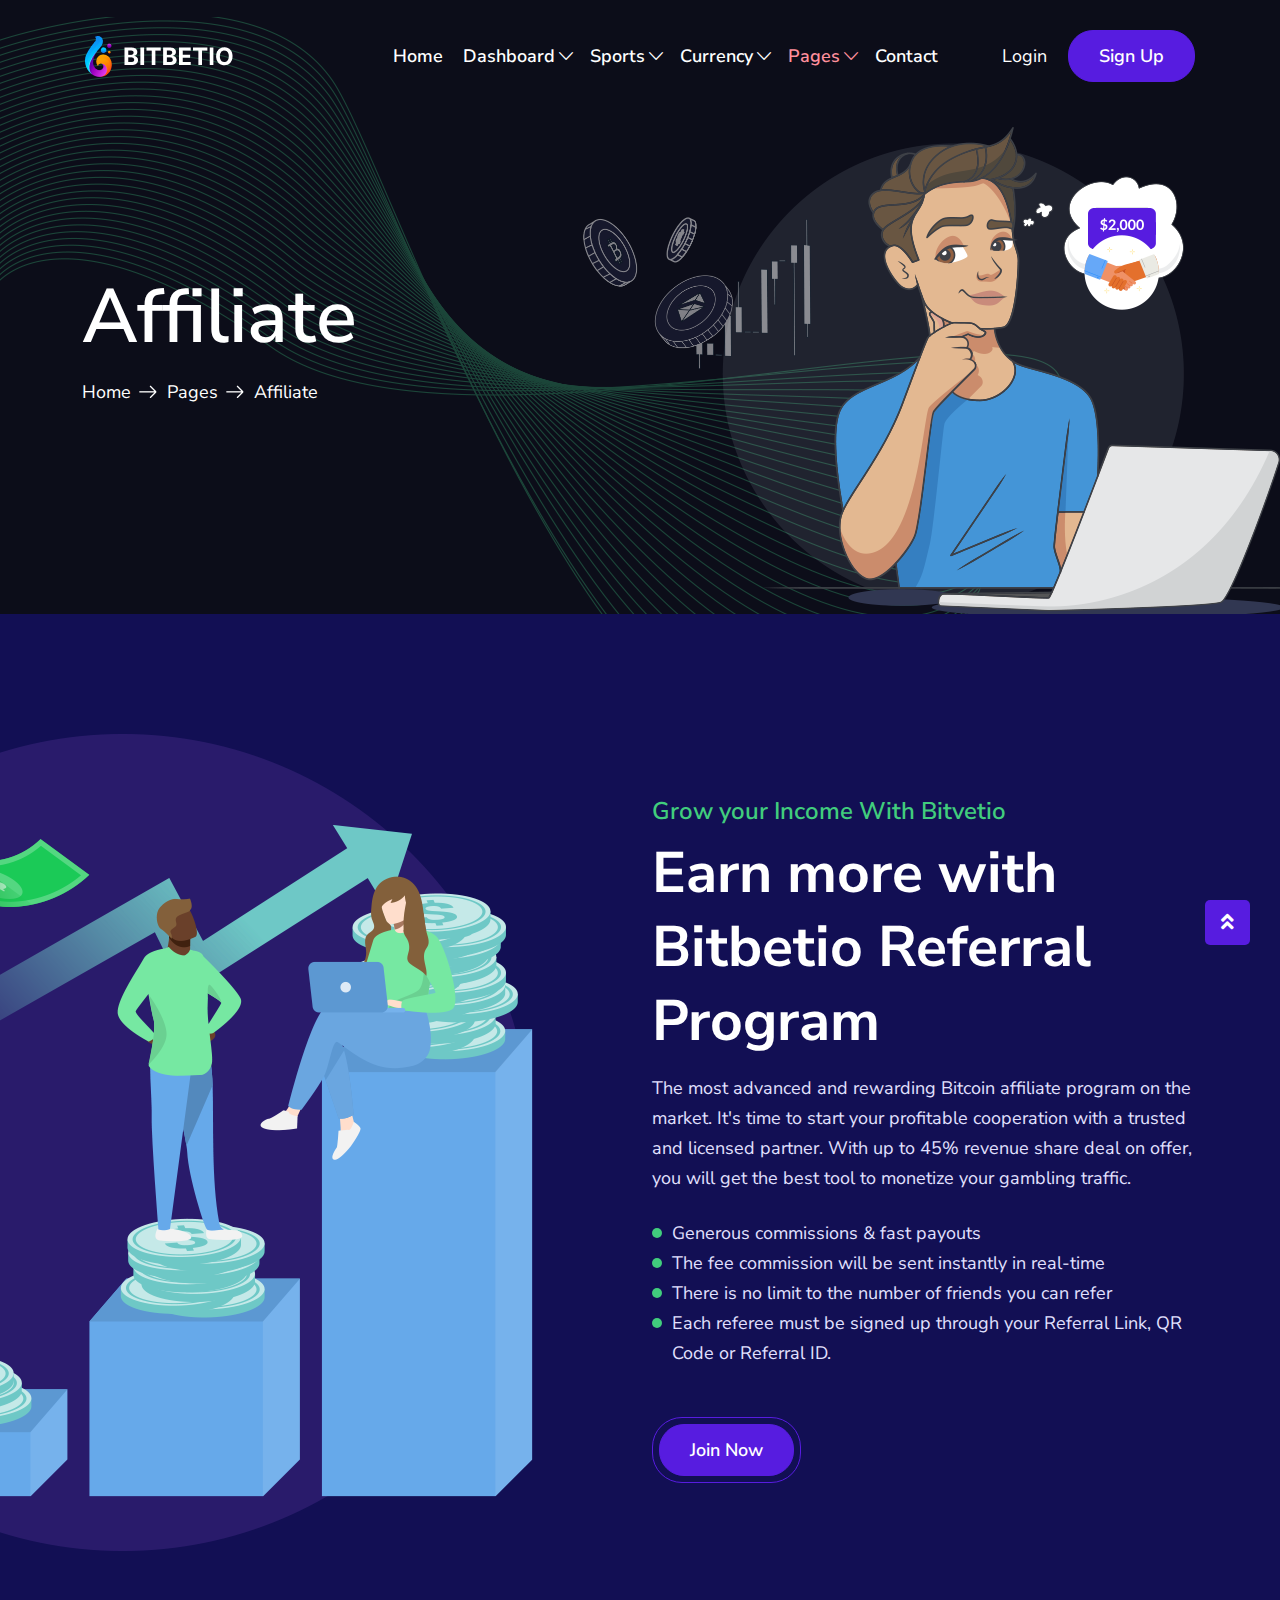
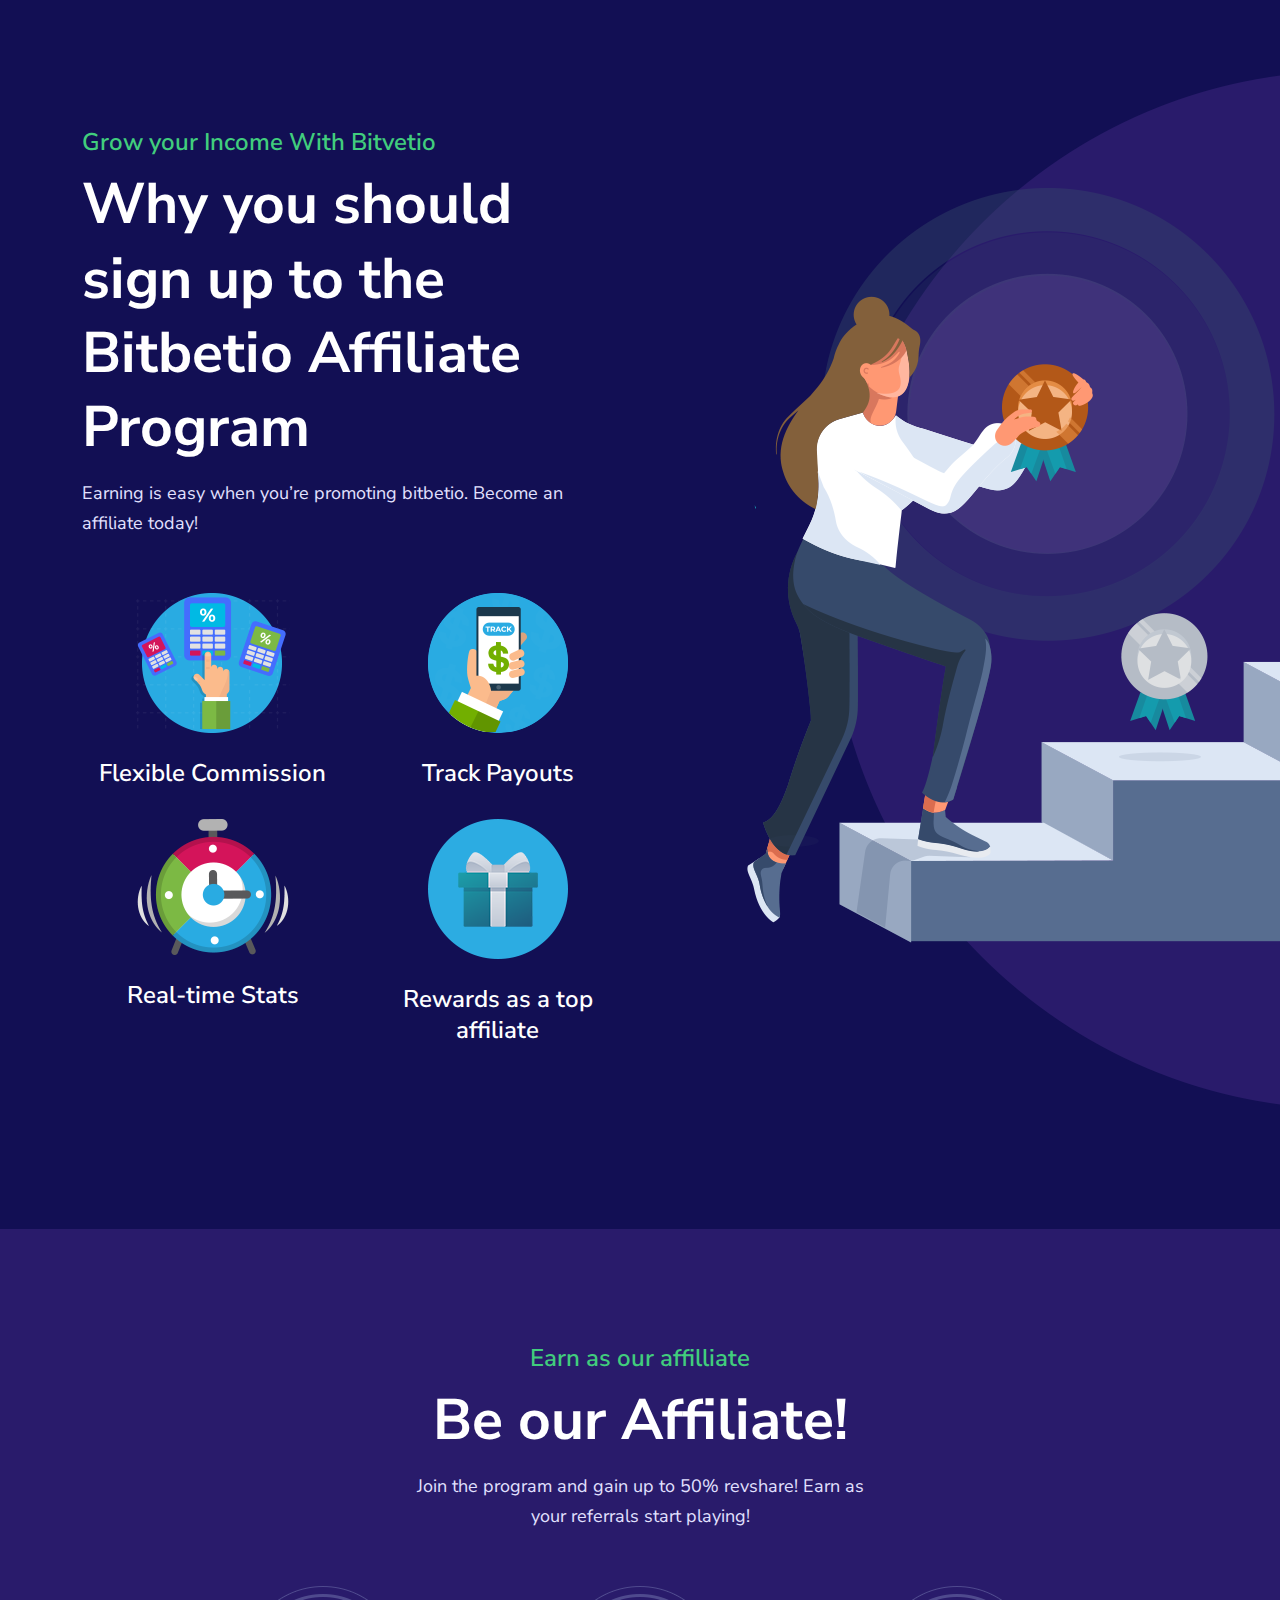
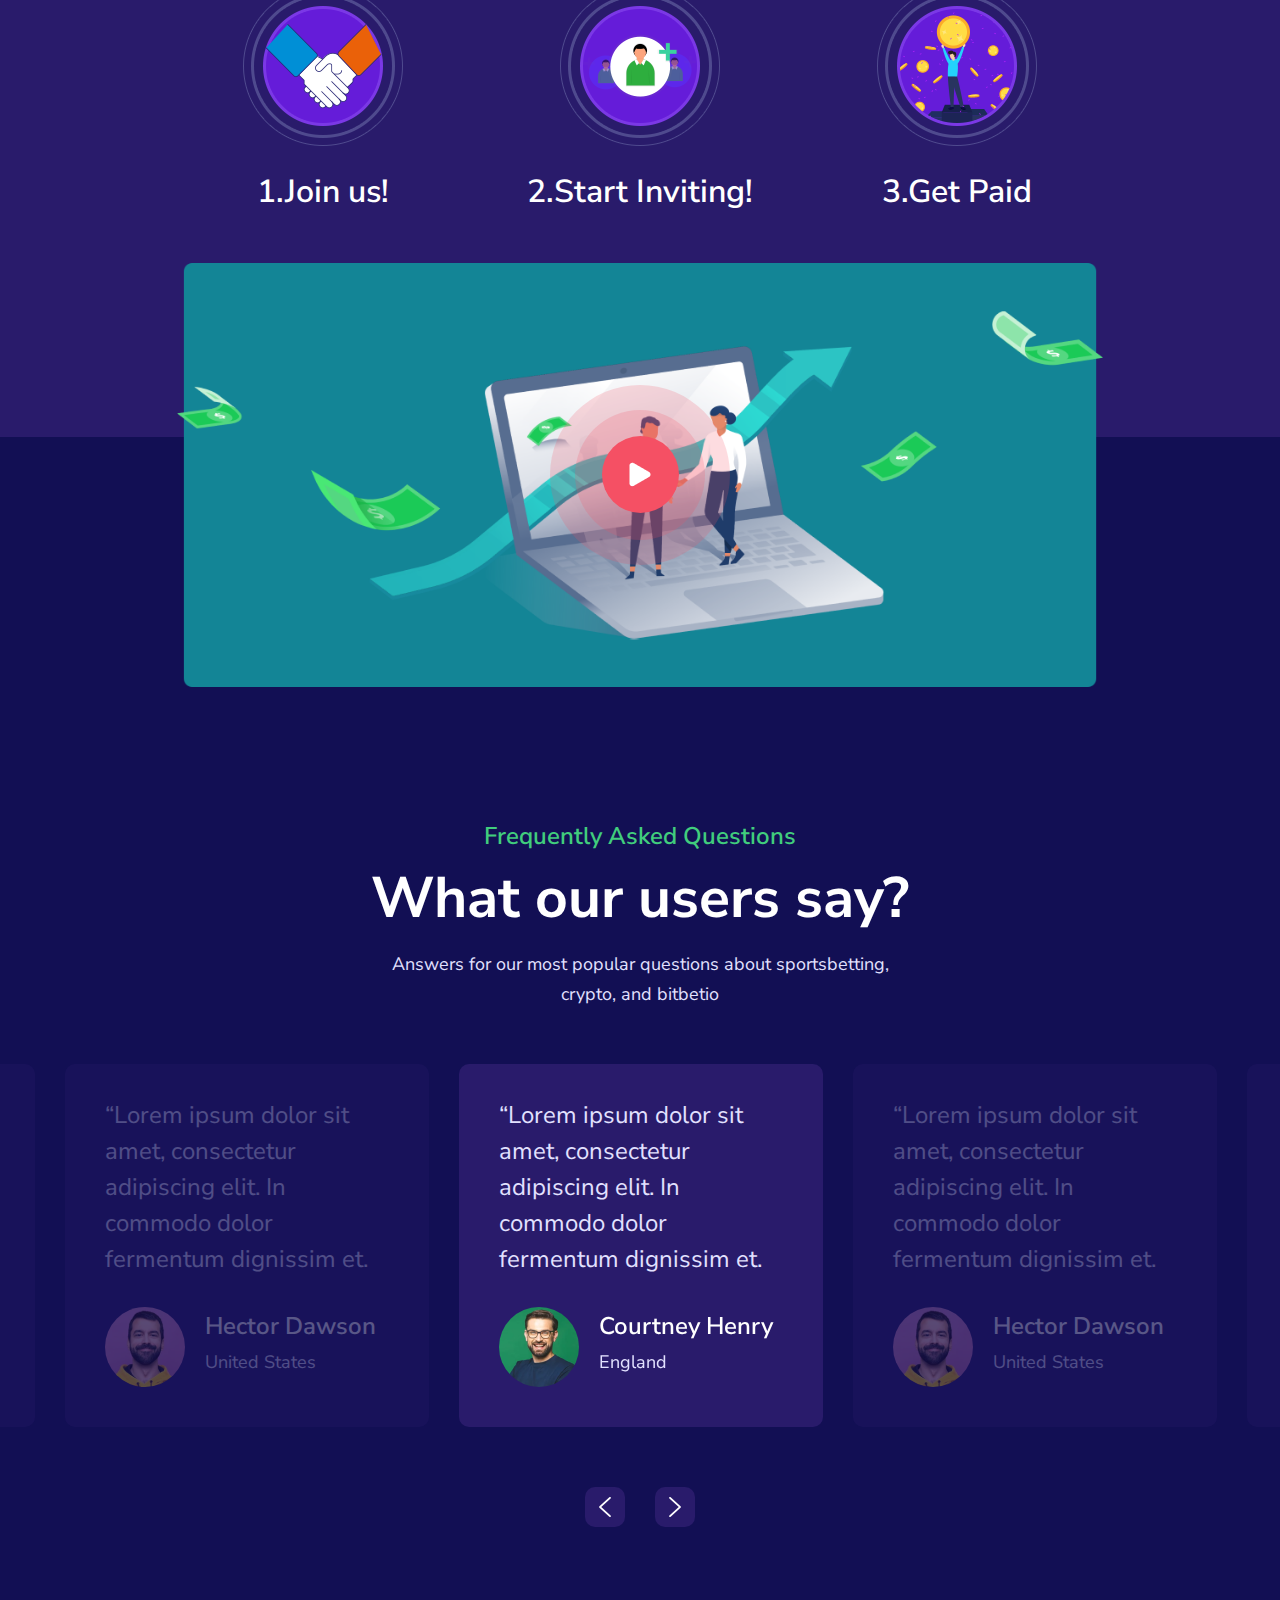
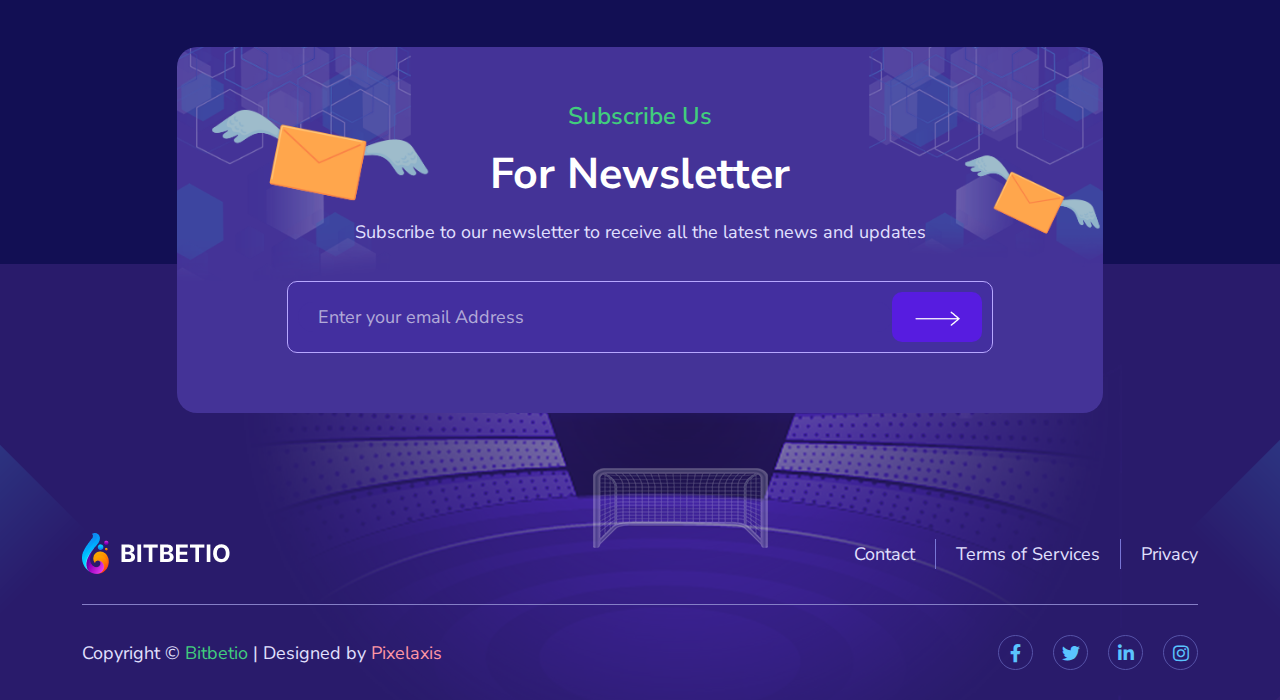
<file: affiliate.html>
<!DOCTYPE html>
<html lang="en">

<head>
    <meta charset="UTF-8">
    <meta http-equiv="X-UA-Compatible" content="IE=edge">
    <meta name="viewport" content="width=device-width, initial-scale=1.0">
    <meta http-equiv="X-UA-Compatible" content="ie=edge">
    <title>Bitbetio - HTML Template</title>

    <link rel="shortcut icon" href="favicons/images-fav.png" type="image/x-icon">
    <link rel="stylesheet" href="css/css-bootstrap.min.css">
    <link rel="stylesheet" href="css/css-fontawesome.min.css">
    <link rel="stylesheet" href="css/css-jquery-ui.css">
    <link rel="stylesheet" href="css/plugin-nice-select.css">
    <link rel="stylesheet" href="css/plugin-magnific-popup.css">
    <link rel="stylesheet" href="css/plugin-slick.css">
    <link rel="stylesheet" href="css/css-arafat-font.css">
    <link rel="stylesheet" href="css/plugin-animate.css">
    <link rel="stylesheet" href="css/css-style.css">
</head>

<body>
    <!-- start preloader -->
    <div class="preloader" id="preloader"></div>
    <!-- end preloader -->

    <!-- Scroll To Top Start-->
    <a href="javascript:void(0)" class="scrollToTop"><i class="fas fa-angle-double-up"></i></a>
    <!-- Scroll To Top End -->

    <!-- header-section start -->
    <header class="header-section">
        <div class="overlay">
            <div class="container">
                <div class="row d-flex header-area">
                    <nav class="navbar navbar-expand-lg navbar-light">
                        <a class="navbar-brand" href="index.html">
                            <img src="images/images-logo.png" class="logo" alt="logo">
                        </a>
                        <button class="navbar-toggler collapsed" type="button" data-bs-toggle="collapse" data-bs-target="#navbar-content">
                            <i class="fas fa-bars"></i>
                        </button>
                        <div class="collapse navbar-collapse justify-content-end" id="navbar-content">
                            <ul class="navbar-nav mr-auto mb-2 mb-lg-0">
                                <li class="nav-item">
                                    <a class="nav-link" aria-current="page" href="index.html">Home</a>
                                </li>
                                <li class="nav-item dropdown main-navbar">
                                    <a class="nav-link dropdown-toggle" href="javascript:void(0)" data-bs-toggle="dropdown" data-bs-auto-close="outside">Dashboard</a>
                                    <ul class="dropdown-menu main-menu shadow">
                                        <li><a class="nav-link" href="dashboard.html">Dashboard</a></li>
                                        <li class="dropend sub-navbar">
                                            <a href="javascript:void(0)" class="dropdown-item dropdown-toggle" data-bs-toggle="dropdown" data-bs-auto-close="outside">Setting</a>
                                            <ul class="dropdown-menu sub-menu shadow">
                                                <li><a class="nav-link" href="personal-details-setting.html">Personal Details</a></li>
                                                <li><a class="nav-link" href="modify-login-password.html">Change Password</a></li>
                                            </ul>
                                        </li>
                                    </ul>
                                </li>
                                <li class="nav-item dropdown main-navbar">
                                    <a class="nav-link dropdown-toggle" href="javascript:void(0)" data-bs-toggle="dropdown" data-bs-auto-close="outside">Sports</a>
                                    <ul class="dropdown-menu main-menu shadow">
                                        <li><a class="nav-link" href="soccer-bets-2.html">Tennis</a></li>
                                        <li><a class="nav-link" href="soccer-bets-1.html">Soccer</a></li>
                                        <li><a class="nav-link" href="soccer-bets-2.html">NBA</a></li>
                                    </ul>
                                </li>
                                <li class="nav-item dropdown main-navbar">
                                    <a class="nav-link dropdown-toggle" href="javascript:void(0)" data-bs-toggle="dropdown" data-bs-auto-close="outside">Currency</a>
                                    <ul class="dropdown-menu main-menu shadow">
                                        <li><a class="nav-link" href="escrow-bets-fee.html">Escrow Bets Fee</a></li>
                                        <li><a class="nav-link" href="currency-bet.html">Currency Bet</a></li>
                                        <li><a class="nav-link" href="betting-details.html">Betting Details</a></li>
                                        <li><a class="nav-link" href="create-new-currency.html">Create Currency</a></li>
                                    </ul>
                                </li>
                                <li class="nav-item dropdown main-navbar">
                                    <a class="nav-link dropdown-toggle active" href="javascript:void(0)" data-bs-toggle="dropdown" data-bs-auto-close="outside">Pages</a>
                                    <ul class="dropdown-menu main-menu shadow">
                                        <li class="dropend sub-navbar">
                                            <a href="javascript:void(0)" class="dropdown-item dropdown-toggle" data-bs-toggle="dropdown" data-bs-auto-close="outside">Tournaments</a>
                                            <ul class="dropdown-menu sub-menu shadow">
                                                <li><a class="nav-link" href="tournaments.html">Tournaments</a></li>
                                                <li><a class="nav-link" href="tournaments-details.html">Tournaments Details</a></li>
                                            </ul>
                                        </li>
                                        <li class="dropend sub-navbar">
                                            <a href="javascript:void(0)" class="dropdown-item dropdown-toggle" data-bs-toggle="dropdown" data-bs-auto-close="outside">Blog</a>
                                            <ul class="dropdown-menu sub-menu shadow">
                                                <li><a class="nav-link" href="blog.html">Blog</a></li>
                                                <li><a class="nav-link" href="blog-details.html">Blog Details</a></li>
                                            </ul>
                                        </li>
                                        <li><a class="nav-link" href="affiliate.html">Affiliate</a></li>
                                        <li><a class="nav-link" href="faqs.html">Faqs</a></li>
                                        <li><a class="nav-link" href="privacy-policy.html">Privacy Policy</a></li>
                                        <li><a class="nav-link" href="terms-conditions.html">Terms Conditions</a></li>
                                        <li><a class="nav-link" href="error.html">Error</a></li>
                                    </ul>
                                </li>
                                <li class="nav-item">
                                    <a class="nav-link" href="contact.html">Contact</a>
                                </li>
                            </ul>
                            <div class="right-area header-action d-flex align-items-center max-un">
                                <button type="button" class="login" data-bs-toggle="modal" data-bs-target="#loginMod">
                                    Login
                                </button>
                                <button type="button" class="cmn-btn reg" data-bs-toggle="modal" data-bs-target="#loginMod">
                                    Sign Up
                                </button>
                            </div>
                        </div>
                    </nav>
                </div>
            </div>
        </div>
    </header>
    <!-- header-section end -->

    <!-- Login Registration start -->
    <div class="log-reg">
        <div class="container">
            <div class="row">
                <div class="col-lg-6">
                    <div class="modal fade" id="loginMod">
                        <div class="modal-dialog modal-dialog-centered">
                            <div class="modal-content">
                                <div class="modal-header justify-content-center">
                                    <button type="button" class="btn-close" data-bs-dismiss="modal" aria-label="Close"></button>
                                </div>
                                <ul class="nav log-reg-btn justify-content-around">
                                    <li class="bottom-area" role="presentation">
                                        <button class="nav-link" id="regArea-tab" data-bs-toggle="tab" data-bs-target="#regArea" type="button" role="tab" aria-controls="regArea" aria-selected="false">
                                            SIGN UP
                                        </button>
                                    </li>
                                    <li class="bottom-area" role="presentation">
                                        <button class="nav-link active" id="loginArea-tab" data-bs-toggle="tab" data-bs-target="#loginArea" type="button" role="tab" aria-controls="loginArea" aria-selected="true">
                                            LOGIN
                                        </button>
                                    </li>
                                </ul>
                                <div class="tab-content">
                                    <div class="tab-pane fade show active" id="loginArea" role="tabpanel" aria-labelledby="loginArea-tab">
                                        <div class="login-reg-content">
                                            <div class="modal-body">
                                                <div class="head-area">
                                                    <h6 class="title">Login Direetly With</h6>
                                                    <div class="social-link d-flex align-items-center">
                                                        <a href="javascript:void(0)" class="active"><i class="fab fa-facebook-f"></i></a>
                                                        <a href="javascript:void(0)"><i class="fab fa-twitter"></i></a>
                                                        <a href="javascript:void(0)"><i class="fab fa-linkedin-in"></i></a>
                                                        <a href="javascript:void(0)"><i class="fab fa-instagram"></i></a>
                                                    </div>
                                                </div>
                                                <div class="form-area">
                                                    <form action="#">
                                                        <div class="row">
                                                            <div class="col-12">
                                                                <div class="single-input">
                                                                    <label for="logemail">Email</label>
                                                                    <input type="text" id="logemail" placeholder="Email Address">
                                                                </div>
                                                                <div class="single-input">
                                                                    <label for="logpassword">Password</label>
                                                                    <input type="text" id="logpassword" placeholder="Email Password">
                                                                </div>
                                                            </div>
                                                            <div class="col-12">
                                                                <div class="remember-me">
                                                                    <label class="checkbox-single d-flex align-items-center">
                                                                        <span class="left-area">
                                                                            <span class="checkbox-area d-flex">
                                                                                <input type="checkbox" checked>
                                                                                <span class="checkmark"></span>
                                                                            </span>
                                                                            <span class="item-title d-flex align-items-center">
                                                                                <span>Remember Me</span>
                                                                            </span>
                                                                        </span>
                                                                    </label>
                                                                    <a href="javascript:void(0)">Forgot Password</a>
                                                                </div>
                                                            </div>
                                                            <span class="btn-border w-100">
                                                                <button class="cmn-btn w-100">LOGIN</button>
                                                            </span>
                                                        </div>
                                                    </form>
                                                    <div class="bottom-area text-center">
                                                        <p>Not a member ? <a href="javascript:void(0)" class="reg-btn">Register</a></p>
                                                    </div>
                                                </div>
                                            </div>
                                        </div>
                                    </div>
                                    <div class="tab-pane fade" id="regArea" role="tabpanel" aria-labelledby="regArea-tab">
                                        <div class="login-reg-content regMode">
                                            <div class="modal-body">
                                                <div class="head-area">
                                                    <h6 class="title">Register On Bitbetio</h6>
                                                    <div class="social-link d-flex align-items-center">
                                                        <a href="javascript:void(0)" class="active"><i class="fab fa-facebook-f"></i></a>
                                                        <a href="javascript:void(0)"><i class="fab fa-twitter"></i></a>
                                                        <a href="javascript:void(0)"><i class="fab fa-linkedin-in"></i></a>
                                                        <a href="javascript:void(0)"><i class="fab fa-instagram"></i></a>
                                                    </div>
                                                </div>
                                                <div class="form-area">
                                                    <form action="#">
                                                        <div class="row">
                                                            <div class="col-12">
                                                                <div class="single-input">
                                                                    <label for="regemail">Email</label>
                                                                    <input type="text" id="regemail" placeholder="Email Address">
                                                                </div>
                                                                <div class="single-input">
                                                                    <label for="regpassword">Password</label>
                                                                    <input type="text" id="regpassword" placeholder="Email Password">
                                                                </div>
                                                                <div class="single-input">
                                                                    <label>Country</label>
                                                                    <select>
                                                                        <option value="1">United States</option>
                                                                        <option value="2">United Kingdom</option>
                                                                        <option value="3">Canada</option>
                                                                    </select>
                                                                </div>
                                                            </div>
                                                            <div class="col-12">
                                                                <div class="remember-me">
                                                                    <a href="javascript:void(0)">Have a referral
                                                                        code?</a>
                                                                </div>
                                                            </div>
                                                            <span class="btn-border w-100">
                                                                <button class="cmn-btn w-100">SIGN UP</button>
                                                            </span>
                                                        </div>
                                                    </form>
                                                    <div class="bottom-area text-center">
                                                        <p>Already have an member ? <a href="javascript:void(0)" class="log-btn">Login</a></p>
                                                    </div>
                                                    <div class="counter-area">
                                                        <div class="single">
                                                            <div class="icon-area">
                                                                <img src="images/icon-signup-counter-icon-1.png" alt="icon">
                                                            </div>
                                                            <div class="text-area">
                                                                <p>25,179k</p>
                                                                <p class="mdr">Bets</p>
                                                            </div>
                                                        </div>
                                                        <div class="single">
                                                            <div class="icon-area">
                                                                <img src="images/icon-signup-counter-icon-2.png" alt="icon">
                                                            </div>
                                                            <div class="text-area">
                                                                <p>6.65 BTC</p>
                                                                <p class="mdr">Total Won</p>
                                                            </div>
                                                        </div>
                                                    </div>
                                                </div>
                                            </div>
                                        </div>
                                    </div>
                                </div>
                            </div>
                        </div>
                    </div>
                </div>
            </div>
        </div>
    </div>
    <!-- Login Registration end -->

    <!-- Banner Section start -->
    <section class="banner-section inner-banner affiliate">
        <div class="overlay">
            <div class="shape-area">
                <img src="images/images-affiliate-banner.png" class="affiliate-illu" alt="image">
            </div>
            <div class="banner-content">
                <div class="container">
                    <div class="content-shape">
                        <img src="images/images-sell-hero-illus.png" class="obj-8" alt="image">
                    </div>
                    <div class="row">
                        <div class="col-lg-9 col-md-10">
                            <div class="main-content">
                                <h1>Affiliate</h1>
                                <div class="breadcrumb-area">
                                    <nav aria-label="breadcrumb">
                                        <ol class="breadcrumb d-flex align-items-center">
                                            <li class="breadcrumb-item"><a href="index.html">Home</a></li>
                                            <li class="breadcrumb-item"><a href="javascript:void(0)">Pages</a>
                                            </li>
                                            <li class="breadcrumb-item active" aria-current="page">Affiliate</li>
                                        </ol>
                                    </nav>
                                </div>
                            </div>
                        </div>
                    </div>
                </div>
            </div>
        </div>
    </section>
    <!-- Banner Section end -->

    <!-- Bitbetio Affiliates In start -->
    <section class="bitbetio-affiliates">
        <div class="overlay pt-120 pb-120">
            <div class="container">
                <div class="row justify-content-between align-items-center">
                    <div class="col-lg-5 order-lg-0 order-1">
                        <div class="img-area d-rtl">
                            <img src="images/images-affiliates-illus.png" class="max-un" alt="image">
                        </div>
                    </div>
                    <div class="col-lg-6">
                        <div class="section-header">
                            <h5 class="sub-title">Grow your Income With Bitvetio</h5>
                            <h2 class="title">Earn more with Bitbetio Referral Program</h2>
                            <p>The most advanced and rewarding Bitcoin affiliate program on the market. It's time to
                                start your profitable cooperation with a trusted and licensed partner.
                                With up to 45% revenue share deal on offer, you will get the best tool to monetize your
                                gambling traffic.</p>
                            <ul>
                                <li>Generous commissions &amp; fast payouts</li>
                                <li>The fee commission will be sent instantly in real-time</li>
                                <li>There is no limit to the number of friends you can refer</li>
                                <li>Each referee must be signed up through your Referral Link, QR Code or Referral ID.
                                </li>
                            </ul>
                        </div>
                        <span class="btn-border">
                            <button type="button" class="cmn-btn reg" data-bs-toggle="modal" data-bs-target="#loginMod">
                                Join Now
                            </button>
                        </span>
                    </div>
                </div>
            </div>
        </div>
    </section>
    <!-- Bitbetio Affiliates In end -->

    <!-- Features Section In start -->
    <section class="features-section">
        <div class="overlay pb-120">
            <div class="container">
                <div class="row justify-content-between align-items-center">
                    <div class="col-lg-6">
                        <div class="section-header">
                            <h5 class="sub-title">Grow your Income With Bitvetio</h5>
                            <h2 class="title">Why you should sign up to the Bitbetio Affiliate Program</h2>
                            <p>Earning is easy when you&rsquo;re promoting bitbetio. Become an affiliate today!</p>
                        </div>
                        <div class="row cus-mar">
                            <div class="col-sm-6">
                                <div class="single-area text-center">
                                    <div class="img-area">
                                        <img src="images/icon-features-icon-1.png" alt="image">
                                    </div>
                                    <h5>Flexible Commission</h5>
                                </div>
                            </div>
                            <div class="col-sm-6">
                                <div class="single-area text-center">
                                    <div class="img-area">
                                        <img src="images/icon-features-icon-2.png" alt="image">
                                    </div>
                                    <h5>Track Payouts</h5>
                                </div>
                            </div>
                            <div class="col-sm-6">
                                <div class="single-area text-center">
                                    <div class="img-area">
                                        <img src="images/icon-features-icon-3.png" alt="image">
                                    </div>
                                    <h5>Real-time Stats</h5>
                                </div>
                            </div>
                            <div class="col-sm-6">
                                <div class="single-area text-center">
                                    <div class="img-area">
                                        <img src="images/icon-features-icon-4.png" alt="image">
                                    </div>
                                    <h5>Rewards as a top affiliate</h5>
                                </div>
                            </div>
                        </div>
                    </div>
                    <div class="col-lg-5">
                        <div class="section-img-area">
                            <img src="images/images-features-illus.png" class="max-un" alt="image">
                        </div>
                    </div>
                </div>
            </div>
        </div>
    </section>
    <!-- Features Section In end -->

    <!-- How it Works start -->
    <section class="how-it-works affiliates">
        <div class="overlay pt-120">
            <div class="container">
                <div class="row justify-content-center">
                    <div class="col-lg-5">
                        <div class="section-header text-center">
                            <h5 class="sub-title">Earn as our affilliate</h5>
                            <h2 class="title">Be our Affiliate!</h2>
                            <p>Join the program and gain up to 50% revshare! Earn as your referrals start playing!</p>
                        </div>
                    </div>
                </div>
                <div class="row justify-content-center">
                    <div class="col-lg-10">
                        <div class="row">
                            <div class="col-md-4">
                                <div class="single-area text-center">
                                    <div class="img-area">
                                        <img src="images/icon-how-works-icon-6.png" alt="image">
                                    </div>
                                    <h4>1.Join us!</h4>
                                </div>
                            </div>
                            <div class="col-md-4">
                                <div class="single-area text-center">
                                    <div class="img-area">
                                        <img src="images/icon-how-works-icon-7.png" alt="image">
                                    </div>
                                    <h4>2.Start Inviting!</h4>
                                </div>
                            </div>
                            <div class="col-md-4">
                                <div class="single-area text-center">
                                    <div class="img-area">
                                        <img src="images/icon-how-works-icon-8.png" alt="image">
                                    </div>
                                    <h4>3.Get Paid</h4>
                                </div>
                            </div>
                        </div>
                        <div class="col-lg-12">
                            <div class="magnific-area d-flex align-items-center justify-content-center">
                                <div class="bg-area">
                                    <img class="bg-item" src="images/images-video-bg.png" alt="icon">
                                </div>
                                <a class="mfp-iframe popupvideo" href="https://www.youtube.com/watch?v=MJ0zpsWQ_XM">
                                    <img src="images/icon-popup-icon.png.png" alt="icon">
                                </a>
                            </div>
                        </div>
                    </div>
                </div>
            </div>
        </div>
    </section>
    <!-- How it Works end -->

    <!-- Testimonails In start -->
    <section class="testimonails-section">
        <div class="overlay pt-120">
            <div class="container">
                <div class="row d-flex justify-content-center">
                    <div class="col-lg-6">
                        <div class="section-header text-center">
                            <h5 class="sub-title">Frequently Asked Questions</h5>
                            <h2 class="title">What our users say?</h2>
                            <p>Answers for our most popular questions about sportsbetting, crypto, and bitbetio</p>
                        </div>
                    </div>
                </div>
            </div>
            <div class="testimonails-carousel">
                <div class="single-slide">
                    <div class="single-content">
                        <p class="xlr">&ldquo;Lorem ipsum dolor sit amet, consectetur adipiscing elit. In commodo dolor
                            fermentum dignissim et.</p>
                        <div class="profile-area">
                            <div class="icon-area">
                                <img src="images/images-testimonails-img-1.png" alt="icon">
                            </div>
                            <div class="text-area">
                                <h5>Courtney Henry</h5>
                                <p>England</p>
                            </div>
                        </div>
                    </div>
                </div>
                <div class="single-slide">
                    <div class="single-content">
                        <p class="xlr">&ldquo;Lorem ipsum dolor sit amet, consectetur adipiscing elit. In commodo dolor
                            fermentum dignissim et.</p>
                        <div class="profile-area">
                            <div class="icon-area">
                                <img src="images/images-testimonails-img-2.png" alt="icon">
                            </div>
                            <div class="text-area">
                                <h5>Hector Dawson</h5>
                                <p>United States</p>
                            </div>
                        </div>
                    </div>
                </div>
                <div class="single-slide">
                    <div class="single-content">
                        <p class="xlr">&ldquo;Lorem ipsum dolor sit amet, consectetur adipiscing elit. In commodo dolor
                            fermentum dignissim et.</p>
                        <div class="profile-area">
                            <div class="icon-area">
                                <img src="images/images-testimonails-img-3.png" alt="icon">
                            </div>
                            <div class="text-area">
                                <h5>Lucas Neal</h5>
                                <p>United Kingdom</p>
                            </div>
                        </div>
                    </div>
                </div>
                <div class="single-slide">
                    <div class="single-content">
                        <p class="xlr">&ldquo;Lorem ipsum dolor sit amet, consectetur adipiscing elit. In commodo dolor
                            fermentum dignissim et.</p>
                        <div class="profile-area">
                            <div class="icon-area">
                                <img src="images/images-testimonails-img-2.png" alt="icon">
                            </div>
                            <div class="text-area">
                                <h5>Hector Dawson</h5>
                                <p>United States</p>
                            </div>
                        </div>
                    </div>
                </div>
            </div>
        </div>
    </section>
    <!-- Testimonails In end -->

    <!-- Footer Area Start -->
    <footer class="footer-section">
        <div class="container pt-120">
            <div class="row justify-content-center">
                <div class="col-lg-10">
                    <div class="newsletter">
                        <div class="section-text text-center">
                            <h5 class="sub-title">Subscribe Us</h5>
                            <h3 class="title">For Newsletter</h3>
                            <p>Subscribe to our newsletter to receive all the latest news and updates</p>
                        </div>
                        <form action="#">
                            <div class="form-group d-flex align-items-center">
                                <input type="text" placeholder="Enter your email Address">
                                <button><img src="images/icon-arrow-right-2.png" alt="icon"></button>
                            </div>
                        </form>
                    </div>
                </div>
            </div>
            <div class="footer-bottom-area pt-120">
                <div class="row">
                    <div class="col-xl-12">
                        <div class="menu-item">
                            <a href="index.html" class="logo">
                                <img src="images/images-logo.png" alt="logo">
                            </a>
                            <ul class="footer-link">
                                <li><a href="contact.html">Contact</a></li>
                                <li><a href="terms-conditions.html">Terms of Services</a></li>
                                <li><a href="privacy-policy.html">Privacy</a></li>
                            </ul>
                        </div>
                    </div>
                    <div class="col-12">
                        <div class="copyright">
                            <div class="copy-area">
                                <p> Copyright &copy; <a href="index.html">Bitbetio</a> | Designed by
                                    <a href="https://themeforest.net/user/pixelaxis" class="auth">Pixelaxis</a>
                                </p>
                            </div>
                            <div class="social-link d-flex align-items-center">
                                <a href="javascript:void(0)"><i class="fab fa-facebook-f"></i></a>
                                <a href="javascript:void(0)"><i class="fab fa-twitter"></i></a>
                                <a href="javascript:void(0)"><i class="fab fa-linkedin-in"></i></a>
                                <a href="javascript:void(0)"><i class="fab fa-instagram"></i></a>
                            </div>
                        </div>
                    </div>
                </div>
            </div>
        </div>
    </footer>
    <!-- Footer Area End -->

    <!--==================================================================-->
    <script src="js/js-jquery.min.js"></script>
    <script src="js/js-jquery-ui.js"></script>
    <script src="js/js-bootstrap.min.js"></script>
    <script src="js/js-fontawesome.js"></script>
    <script src="js/plugin-slick.js"></script>
    <script src="js/plugin-jquery.nice-select.min.js"></script>
    <script src="js/plugin-jquery.downCount.js"></script>
    <script src="js/plugin-counter.js"></script>
    <script src="js/plugin-waypoint.min.js"></script>
    <script src="js/plugin-jquery.magnific-popup.min.js"></script>
    <script src="js/plugin-wow.min.js"></script>
    <script src="js/plugin-plugin.js"></script>
    <script src="js/js-main.js"></script>
</body>

</html>
</file>
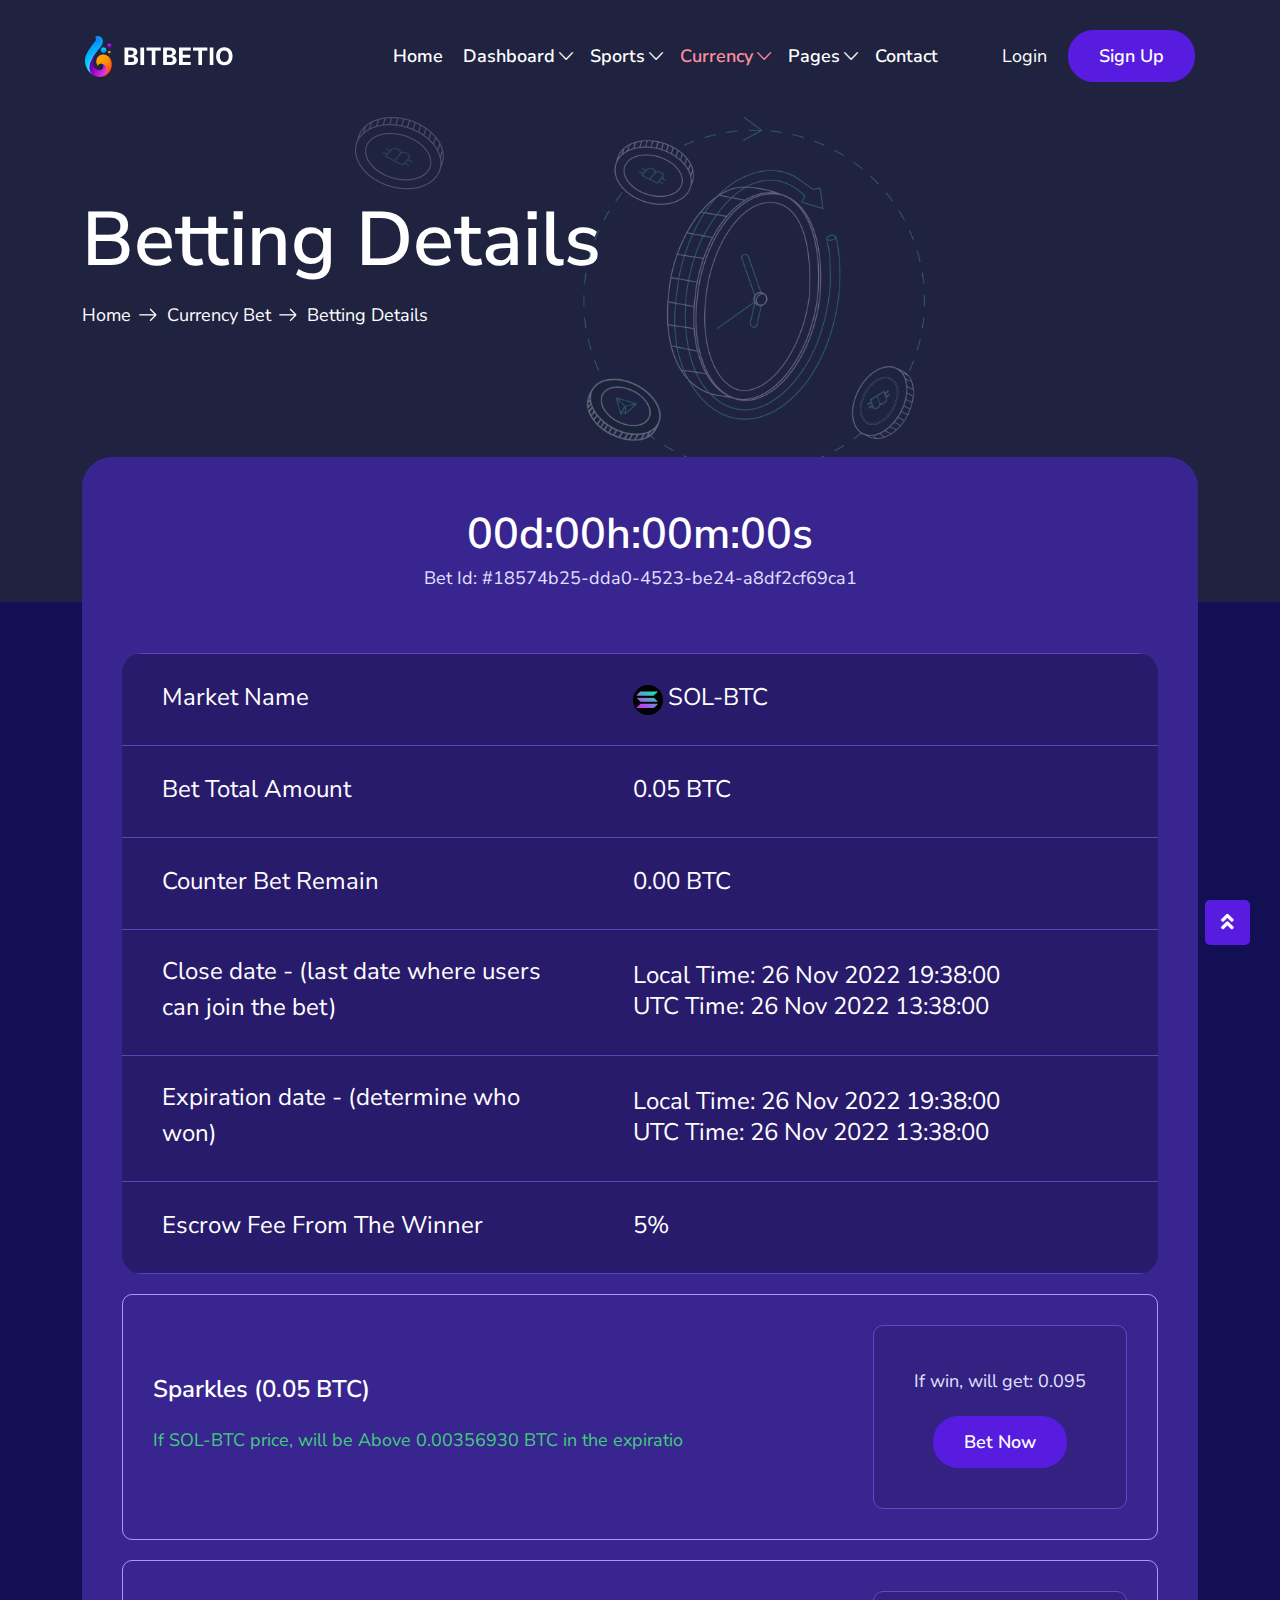
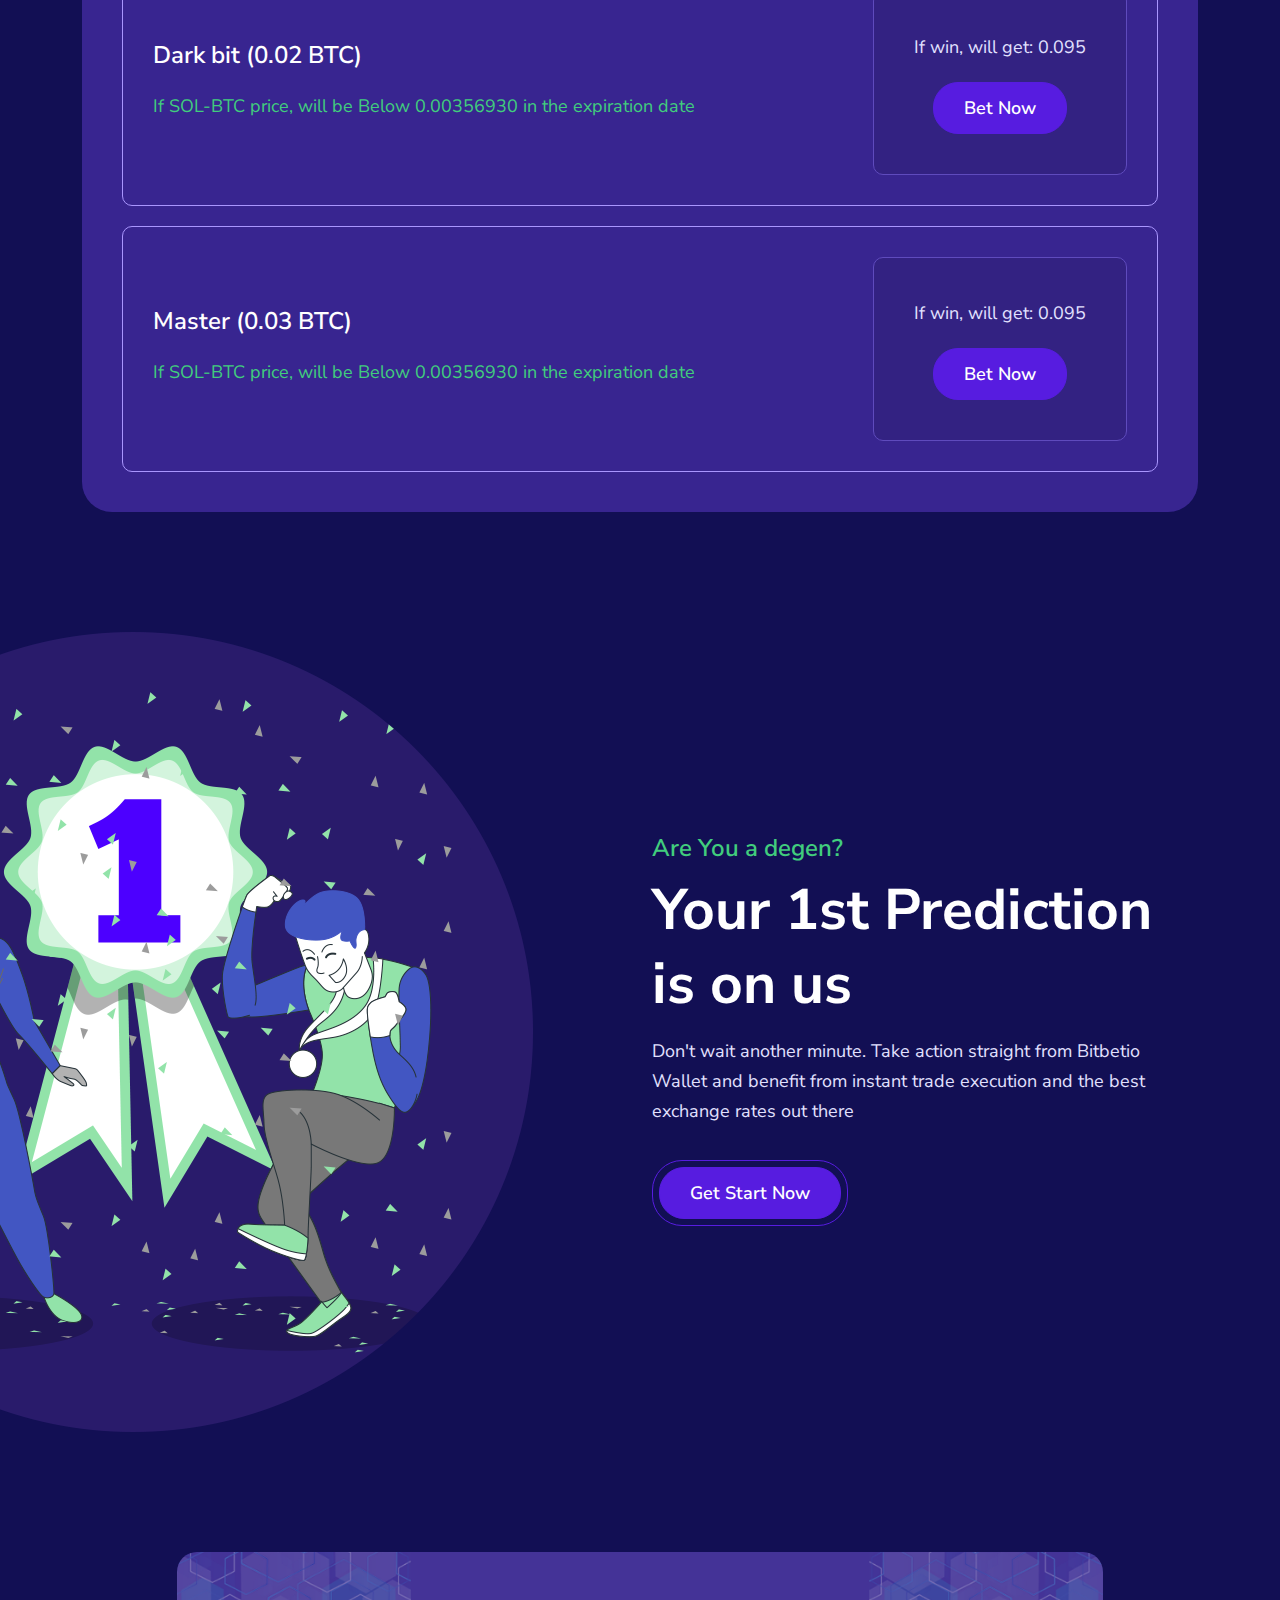
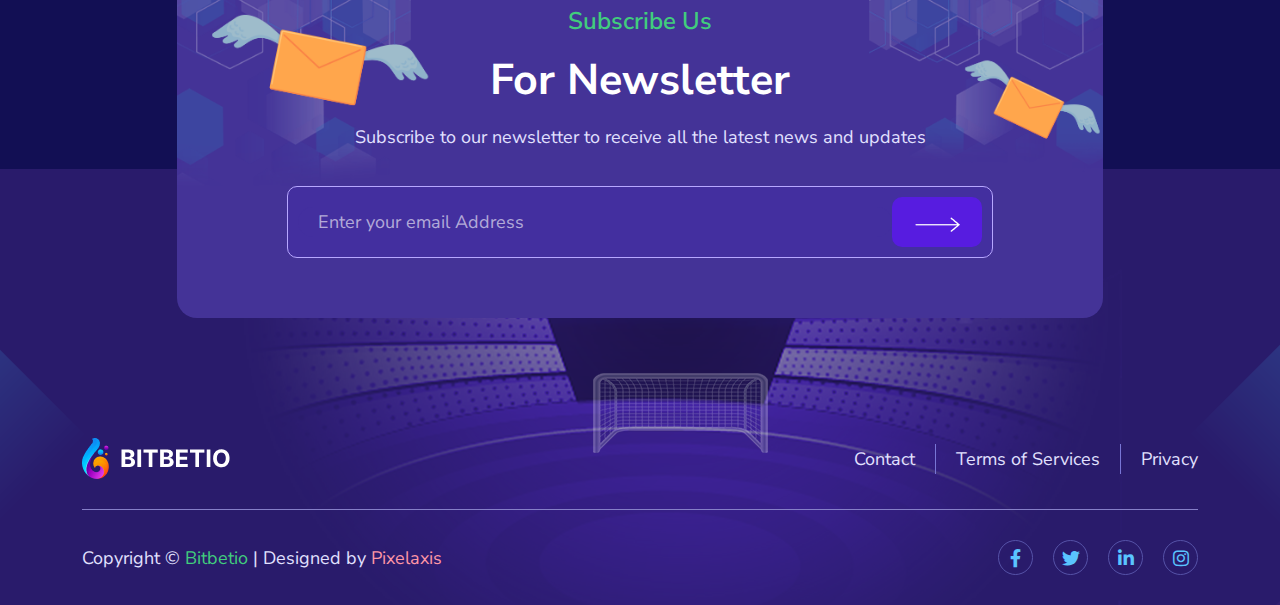
<file: betting-details.html>
<!DOCTYPE html>
<html lang="en">

<head>
    <meta charset="UTF-8">
    <meta http-equiv="X-UA-Compatible" content="IE=edge">
    <meta name="viewport" content="width=device-width, initial-scale=1.0">
    <meta http-equiv="X-UA-Compatible" content="ie=edge">
    <title>Bitbetio - HTML Template</title>

    <link rel="shortcut icon" href="favicons/images-fav.png" type="image/x-icon">
    <link rel="stylesheet" href="css/css-bootstrap.min.css">
    <link rel="stylesheet" href="css/css-fontawesome.min.css">
    <link rel="stylesheet" href="css/css-jquery-ui.css">
    <link rel="stylesheet" href="css/plugin-nice-select.css">
    <link rel="stylesheet" href="css/plugin-magnific-popup.css">
    <link rel="stylesheet" href="css/plugin-slick.css">
    <link rel="stylesheet" href="css/css-arafat-font.css">
    <link rel="stylesheet" href="css/plugin-animate.css">
    <link rel="stylesheet" href="css/css-style.css">
</head>

<body>
    <!-- start preloader -->
    <div class="preloader" id="preloader"></div>
    <!-- end preloader -->

    <!-- Scroll To Top Start-->
    <a href="javascript:void(0)" class="scrollToTop"><i class="fas fa-angle-double-up"></i></a>
    <!-- Scroll To Top End -->

    <!-- header-section start -->
    <header class="header-section">
        <div class="overlay">
            <div class="container">
                <div class="row d-flex header-area">
                    <nav class="navbar navbar-expand-lg navbar-light">
                        <a class="navbar-brand" href="index.html">
                            <img src="images/images-logo.png" class="logo" alt="logo">
                        </a>
                        <button class="navbar-toggler collapsed" type="button" data-bs-toggle="collapse" data-bs-target="#navbar-content">
                            <i class="fas fa-bars"></i>
                        </button>
                        <div class="collapse navbar-collapse justify-content-end" id="navbar-content">
                            <ul class="navbar-nav mr-auto mb-2 mb-lg-0">
                                <li class="nav-item">
                                    <a class="nav-link" aria-current="page" href="index.html">Home</a>
                                </li>
                                <li class="nav-item dropdown main-navbar">
                                    <a class="nav-link dropdown-toggle" href="javascript:void(0)" data-bs-toggle="dropdown" data-bs-auto-close="outside">Dashboard</a>
                                    <ul class="dropdown-menu main-menu shadow">
                                        <li><a class="nav-link" href="dashboard.html">Dashboard</a></li>
                                        <li class="dropend sub-navbar">
                                            <a href="javascript:void(0)" class="dropdown-item dropdown-toggle" data-bs-toggle="dropdown" data-bs-auto-close="outside">Setting</a>
                                            <ul class="dropdown-menu sub-menu shadow">
                                                <li><a class="nav-link" href="personal-details-setting.html">Personal Details</a></li>
                                                <li><a class="nav-link" href="modify-login-password.html">Change Password</a></li>
                                            </ul>
                                        </li>
                                    </ul>
                                </li>
                                <li class="nav-item dropdown main-navbar">
                                    <a class="nav-link dropdown-toggle" href="javascript:void(0)" data-bs-toggle="dropdown" data-bs-auto-close="outside">Sports</a>
                                    <ul class="dropdown-menu main-menu shadow">
                                        <li><a class="nav-link" href="soccer-bets-2.html">Tennis</a></li>
                                        <li><a class="nav-link" href="soccer-bets-1.html">Soccer</a></li>
                                        <li><a class="nav-link" href="soccer-bets-2.html">NBA</a></li>
                                    </ul>
                                </li>
                                <li class="nav-item dropdown main-navbar">
                                    <a class="nav-link dropdown-toggle active" href="javascript:void(0)" data-bs-toggle="dropdown" data-bs-auto-close="outside">Currency</a>
                                    <ul class="dropdown-menu main-menu shadow">
                                        <li><a class="nav-link" href="escrow-bets-fee.html">Escrow Bets Fee</a></li>
                                        <li><a class="nav-link" href="currency-bet.html">Currency Bet</a></li>
                                        <li><a class="nav-link" href="betting-details.html">Betting Details</a></li>
                                        <li><a class="nav-link" href="create-new-currency.html">Create Currency</a></li>
                                    </ul>
                                </li>
                                <li class="nav-item dropdown main-navbar">
                                    <a class="nav-link dropdown-toggle" href="javascript:void(0)" data-bs-toggle="dropdown" data-bs-auto-close="outside">Pages</a>
                                    <ul class="dropdown-menu main-menu shadow">
                                        <li class="dropend sub-navbar">
                                            <a href="javascript:void(0)" class="dropdown-item dropdown-toggle" data-bs-toggle="dropdown" data-bs-auto-close="outside">Tournaments</a>
                                            <ul class="dropdown-menu sub-menu shadow">
                                                <li><a class="nav-link" href="tournaments.html">Tournaments</a></li>
                                                <li><a class="nav-link" href="tournaments-details.html">Tournaments Details</a></li>
                                            </ul>
                                        </li>
                                        <li class="dropend sub-navbar">
                                            <a href="javascript:void(0)" class="dropdown-item dropdown-toggle" data-bs-toggle="dropdown" data-bs-auto-close="outside">Blog</a>
                                            <ul class="dropdown-menu sub-menu shadow">
                                                <li><a class="nav-link" href="blog.html">Blog</a></li>
                                                <li><a class="nav-link" href="blog-details.html">Blog Details</a></li>
                                            </ul>
                                        </li>
                                        <li><a class="nav-link" href="affiliate.html">Affiliate</a></li>
                                        <li><a class="nav-link" href="faqs.html">Faqs</a></li>
                                        <li><a class="nav-link" href="privacy-policy.html">Privacy Policy</a></li>
                                        <li><a class="nav-link" href="terms-conditions.html">Terms Conditions</a></li>
                                        <li><a class="nav-link" href="error.html">Error</a></li>
                                    </ul>
                                </li>
                                <li class="nav-item">
                                    <a class="nav-link" href="contact.html">Contact</a>
                                </li>
                            </ul>
                            <div class="right-area header-action d-flex align-items-center max-un">
                                <button type="button" class="login" data-bs-toggle="modal" data-bs-target="#loginMod">
                                    Login
                                </button>
                                <button type="button" class="cmn-btn reg" data-bs-toggle="modal" data-bs-target="#loginMod">
                                    Sign Up
                                </button>
                            </div>
                        </div>
                    </nav>
                </div>
            </div>
        </div>
    </header>
    <!-- header-section end -->

    <!-- Login Registration start -->
    <div class="log-reg">
        <div class="container">
            <div class="row">
                <div class="col-lg-6">
                    <div class="modal fade" id="loginMod">
                        <div class="modal-dialog modal-dialog-centered">
                            <div class="modal-content">
                                <div class="modal-header justify-content-center">
                                    <button type="button" class="btn-close" data-bs-dismiss="modal" aria-label="Close"></button>
                                </div>
                                <ul class="nav log-reg-btn justify-content-around">
                                    <li class="bottom-area" role="presentation">
                                        <button class="nav-link" id="regArea-tab" data-bs-toggle="tab" data-bs-target="#regArea" type="button" role="tab" aria-controls="regArea" aria-selected="false">
                                            SIGN UP
                                        </button>
                                    </li>
                                    <li class="bottom-area" role="presentation">
                                        <button class="nav-link active" id="loginArea-tab" data-bs-toggle="tab" data-bs-target="#loginArea" type="button" role="tab" aria-controls="loginArea" aria-selected="true">
                                            LOGIN
                                        </button>
                                    </li>
                                </ul>
                                <div class="tab-content">
                                    <div class="tab-pane fade show active" id="loginArea" role="tabpanel" aria-labelledby="loginArea-tab">
                                        <div class="login-reg-content">
                                            <div class="modal-body">
                                                <div class="head-area">
                                                    <h6 class="title">Login Direetly With</h6>
                                                    <div class="social-link d-flex align-items-center">
                                                        <a href="javascript:void(0)" class="active"><i class="fab fa-facebook-f"></i></a>
                                                        <a href="javascript:void(0)"><i class="fab fa-twitter"></i></a>
                                                        <a href="javascript:void(0)"><i class="fab fa-linkedin-in"></i></a>
                                                        <a href="javascript:void(0)"><i class="fab fa-instagram"></i></a>
                                                    </div>
                                                </div>
                                                <div class="form-area">
                                                    <form action="#">
                                                        <div class="row">
                                                            <div class="col-12">
                                                                <div class="single-input">
                                                                    <label for="logemail">Email</label>
                                                                    <input type="text" id="logemail" placeholder="Email Address">
                                                                </div>
                                                                <div class="single-input">
                                                                    <label for="logpassword">Password</label>
                                                                    <input type="text" id="logpassword" placeholder="Email Password">
                                                                </div>
                                                            </div>
                                                            <div class="col-12">
                                                                <div class="remember-me">
                                                                    <label class="checkbox-single d-flex align-items-center">
                                                                        <span class="left-area">
                                                                            <span class="checkbox-area d-flex">
                                                                                <input type="checkbox" checked>
                                                                                <span class="checkmark"></span>
                                                                            </span>
                                                                            <span class="item-title d-flex align-items-center">
                                                                                <span>Remember Me</span>
                                                                            </span>
                                                                        </span>
                                                                    </label>
                                                                    <a href="javascript:void(0)">Forgot Password</a>
                                                                </div>
                                                            </div>
                                                            <span class="btn-border w-100">
                                                                <button class="cmn-btn w-100">LOGIN</button>
                                                            </span>
                                                        </div>
                                                    </form>
                                                    <div class="bottom-area text-center">
                                                        <p>Not a member ? <a href="javascript:void(0)" class="reg-btn">Register</a></p>
                                                    </div>
                                                </div>
                                            </div>
                                        </div>
                                    </div>
                                    <div class="tab-pane fade" id="regArea" role="tabpanel" aria-labelledby="regArea-tab">
                                        <div class="login-reg-content regMode">
                                            <div class="modal-body">
                                                <div class="head-area">
                                                    <h6 class="title">Register On Bitbetio</h6>
                                                    <div class="social-link d-flex align-items-center">
                                                        <a href="javascript:void(0)" class="active"><i class="fab fa-facebook-f"></i></a>
                                                        <a href="javascript:void(0)"><i class="fab fa-twitter"></i></a>
                                                        <a href="javascript:void(0)"><i class="fab fa-linkedin-in"></i></a>
                                                        <a href="javascript:void(0)"><i class="fab fa-instagram"></i></a>
                                                    </div>
                                                </div>
                                                <div class="form-area">
                                                    <form action="#">
                                                        <div class="row">
                                                            <div class="col-12">
                                                                <div class="single-input">
                                                                    <label for="regemail">Email</label>
                                                                    <input type="text" id="regemail" placeholder="Email Address">
                                                                </div>
                                                                <div class="single-input">
                                                                    <label for="regpassword">Password</label>
                                                                    <input type="text" id="regpassword" placeholder="Email Password">
                                                                </div>
                                                                <div class="single-input">
                                                                    <label>Country</label>
                                                                    <select>
                                                                        <option value="1">United States</option>
                                                                        <option value="2">United Kingdom</option>
                                                                        <option value="3">Canada</option>
                                                                    </select>
                                                                </div>
                                                            </div>
                                                            <div class="col-12">
                                                                <div class="remember-me">
                                                                    <a href="javascript:void(0)">Have a referral
                                                                        code?</a>
                                                                </div>
                                                            </div>
                                                            <span class="btn-border w-100">
                                                                <button class="cmn-btn w-100">SIGN UP</button>
                                                            </span>
                                                        </div>
                                                    </form>
                                                    <div class="bottom-area text-center">
                                                        <p>Already have an member ? <a href="javascript:void(0)" class="log-btn">Login</a></p>
                                                    </div>
                                                    <div class="counter-area">
                                                        <div class="single">
                                                            <div class="icon-area">
                                                                <img src="images/icon-signup-counter-icon-1.png" alt="icon">
                                                            </div>
                                                            <div class="text-area">
                                                                <p>25,179k</p>
                                                                <p class="mdr">Bets</p>
                                                            </div>
                                                        </div>
                                                        <div class="single">
                                                            <div class="icon-area">
                                                                <img src="images/icon-signup-counter-icon-2.png" alt="icon">
                                                            </div>
                                                            <div class="text-area">
                                                                <p>6.65 BTC</p>
                                                                <p class="mdr">Total Won</p>
                                                            </div>
                                                        </div>
                                                    </div>
                                                </div>
                                            </div>
                                        </div>
                                    </div>
                                </div>
                            </div>
                        </div>
                    </div>
                </div>
            </div>
        </div>
    </div>
    <!-- Login Registration end -->

    <!-- Banner Section start -->
    <section class="banner-section inner-banner soccer-bets currency-bet bet-details">
        <div class="overlay">
            <div class="shape-area">
                <img src="images/images-winner-cup.png" class="obj-1" alt="image">
                <img src="images/images-coin-5.png" class="obj-2" alt="image">
                <img src="images/images-coin-3.png" class="obj-3" alt="image">
                <img src="images/images-coin-6.png" class="obj-4" alt="image">
                <img src="images/images-betting-details-illus.png" class="chart-illu" alt="image">
            </div>
            <div class="banner-content">
                <div class="container">
                    <div class="content-shape">
                        <img src="images/images-coin-1.png" class="obj-8" alt="image">
                        <img src="images/images-time-circle.png" class="obj-9" alt="image">
                    </div>
                    <div class="row">
                        <div class="col-lg-6 col-md-10">
                            <div class="main-content">
                                <h1>Betting Details</h1>
                                <div class="breadcrumb-area">
                                    <nav aria-label="breadcrumb">
                                        <ol class="breadcrumb d-flex align-items-center">
                                            <li class="breadcrumb-item"><a href="index.html">Home</a></li>
                                            <li class="breadcrumb-item"><a href="javascript:void(0)">Currency Bet</a>
                                            </li>
                                            <li class="breadcrumb-item active" aria-current="page">Betting Details</li>
                                        </ol>
                                    </nav>
                                </div>
                            </div>
                        </div>
                    </div>
                </div>
            </div>
        </div>
    </section>
    <!-- Banner Section end -->

    <!-- Betting details start -->
    <section class="betting-details">
        <div class="overlay pb-120">
            <div class="container">
                <div class="main-content">
                    <div class="row cus-mar">
                        <div class="col-lg-12">
                            <div class="time-area text-center mt-60 mb-60">
                                <div class="countdown d-flex align-items-center justify-content-center">
                                    <h3>
                                        <span class="days">00</span><span class="ref">d</span><span class="seperator">:</span>
                                    </h3>
                                    <h3>
                                        <span class="hours">00</span><span class="ref">h</span><span class="seperator">:</span>
                                    </h3>
                                    <h3>
                                        <span class="minutes">00</span><span class="ref">m</span><span class="seperator">:</span>
                                    </h3>
                                    <h3>
                                        <span class="seconds">00</span><span class="ref">s</span>
                                    </h3>
                                </div>
                                <div class="bet-id">
                                    <p>Bet Id: #18574b25-dda0-4523-be24-a8df2cf69ca1</p>
                                </div>
                            </div>
                            <div class="table-responsive">
                                <table class="table">
                                    <tbody>
                                        <tr>
                                            <th scope="row">
                                                <span class="xlr">Market Name</span>
                                            </th>
                                            <td>
                                                <img src="images/icon-sol-btc.png" alt="icon">
                                                <span class="xlr">SOL-BTC</span>
                                            </td>
                                        </tr>
                                        <tr>
                                            <th scope="row"><span class="xlr">Bet Total Amount</span></th>
                                            <td><span class="xlr">0.05 BTC</span></td>
                                        </tr>
                                        <tr>
                                            <th scope="row"><span class="xlr">Counter Bet Remain</span></th>
                                            <td><span class="xlr">0.00 BTC</span></td>
                                        </tr>
                                        <tr>
                                            <th scope="row"><span class="xlr">Close date - (last date where users can
                                                    join the bet)</span></th>
                                            <td>
                                                <span class="xlr">Local Time: 26 Nov 2022 19:38:00</span>
                                                <span class="xlr">UTC Time: 26 Nov 2022 13:38:00</span>
                                            </td>
                                        </tr>
                                        <tr>
                                            <th scope="row"><span class="xlr">Expiration date - (determine who
                                                    won)</span></th>
                                            <td>
                                                <span class="xlr">Local Time: 26 Nov 2022 19:38:00</span>
                                                <span class="xlr">UTC Time: 26 Nov 2022 13:38:00</span>
                                            </td>
                                        </tr>
                                        <tr>
                                            <th scope="row"><span class="xlr">Escrow Fee From The Winner</span></th>
                                            <td><span class="xlr">5%</span></td>
                                        </tr>
                                    </tbody>
                                </table>
                            </div>
                            <div class="escrow-bet-single">
                                <div class="left-area">
                                    <h5>Sparkles (0.05 BTC)</h5>
                                    <p>If SOL-BTC price, will be Above 0.00356930 BTC in the expiratio</p>
                                </div>
                                <div class="right-area">
                                    <p>If win, will get: 0.095</p>
                                    <button type="button" class="cmn-btn reg" data-bs-toggle="modal" data-bs-target="#loginMod">
                                        Bet Now
                                    </button>
                                </div>
                            </div>
                            <div class="escrow-bet-single">
                                <div class="left-area">
                                    <h5>Dark bit (0.02 BTC)</h5>
                                    <p>If SOL-BTC price, will be Below 0.00356930 in the expiration date</p>
                                </div>
                                <div class="right-area">
                                    <p>If win, will get: 0.095</p>
                                    <button type="button" class="cmn-btn login" data-bs-toggle="modal" data-bs-target="#loginMod">
                                        Bet Now
                                    </button>
                                </div>
                            </div>
                            <div class="escrow-bet-single">
                                <div class="left-area">
                                    <h5>Master (0.03 BTC)</h5>
                                    <p>If SOL-BTC price, will be Below 0.00356930 in the expiration date</p>
                                </div>
                                <div class="right-area">
                                    <p>If win, will get: 0.095</p>
                                    <button type="button" class="cmn-btn reg" data-bs-toggle="modal" data-bs-target="#loginMod">
                                        Bet Now
                                    </button>
                                </div>
                            </div>
                        </div>
                    </div>
                </div>
            </div>
        </div>
    </section>
    <!-- Betting details Bets end -->

    <!-- Call Action start -->
    <section class="call-to-action">
        <div class="overlay">
            <div class="container">
                <div class="row justify-content-between align-items-center">
                    <div class="col-lg-5 order-lg-0 order-1">
                        <div class="img-area d-rtl">
                            <img src="images/images-call-to-action-bg.png" alt="image" class="max-un">
                        </div>
                    </div>
                    <div class="col-lg-6">
                        <div class="section-text">
                            <h5 class="sub-title">Are You a degen?</h5>
                            <h2 class="title">Your 1st Prediction is on us</h2>
                            <p>Don't wait another minute. Take action straight from Bitbetio Wallet and benefit from
                                instant trade execution and the best exchange rates out there</p>
                        </div>
                        <span class="btn-border">
                            <button type="button" class="cmn-btn reg" data-bs-toggle="modal" data-bs-target="#loginMod">
                                Get Start Now
                            </button>
                        </span>
                    </div>
                </div>
            </div>
        </div>
    </section>
    <!-- Call Action end -->

    <!-- Footer Area Start -->
    <footer class="footer-section">
        <div class="container pt-120">
            <div class="row justify-content-center">
                <div class="col-lg-10">
                    <div class="newsletter">
                        <div class="section-text text-center">
                            <h5 class="sub-title">Subscribe Us</h5>
                            <h3 class="title">For Newsletter</h3>
                            <p>Subscribe to our newsletter to receive all the latest news and updates</p>
                        </div>
                        <form action="#">
                            <div class="form-group d-flex align-items-center">
                                <input type="text" placeholder="Enter your email Address">
                                <button><img src="images/icon-arrow-right-2.png" alt="icon"></button>
                            </div>
                        </form>
                    </div>
                </div>
            </div>
            <div class="footer-bottom-area pt-120">
                <div class="row">
                    <div class="col-xl-12">
                        <div class="menu-item">
                            <a href="index.html" class="logo">
                                <img src="images/images-logo.png" alt="logo">
                            </a>
                            <ul class="footer-link">
                                <li><a href="contact.html">Contact</a></li>
                                <li><a href="terms-conditions.html">Terms of Services</a></li>
                                <li><a href="privacy-policy.html">Privacy</a></li>
                            </ul>
                        </div>
                    </div>
                    <div class="col-12">
                        <div class="copyright">
                            <div class="copy-area">
                                <p> Copyright &copy; <a href="index.html">Bitbetio</a> | Designed by
                                    <a href="https://themeforest.net/user/pixelaxis" class="auth">Pixelaxis</a>
                                </p>
                            </div>
                            <div class="social-link d-flex align-items-center">
                                <a href="javascript:void(0)"><i class="fab fa-facebook-f"></i></a>
                                <a href="javascript:void(0)"><i class="fab fa-twitter"></i></a>
                                <a href="javascript:void(0)"><i class="fab fa-linkedin-in"></i></a>
                                <a href="javascript:void(0)"><i class="fab fa-instagram"></i></a>
                            </div>
                        </div>
                    </div>
                </div>
            </div>
        </div>
    </footer>
    <!-- Footer Area End -->

    <!--==================================================================-->
    <script src="js/js-jquery.min.js"></script>
    <script src="js/js-jquery-ui.js"></script>
    <script src="js/js-bootstrap.min.js"></script>
    <script src="js/js-fontawesome.js"></script>
    <script src="js/plugin-slick.js"></script>
    <script src="js/plugin-jquery.nice-select.min.js"></script>
    <script src="js/plugin-jquery.downCount.js"></script>
    <script src="js/plugin-counter.js"></script>
    <script src="js/plugin-waypoint.min.js"></script>
    <script src="js/plugin-jquery.magnific-popup.min.js"></script>
    <script src="js/plugin-wow.min.js"></script>
    <script src="js/plugin-plugin.js"></script>
    <script src="js/js-main.js"></script>
</body>

</html>
</file>
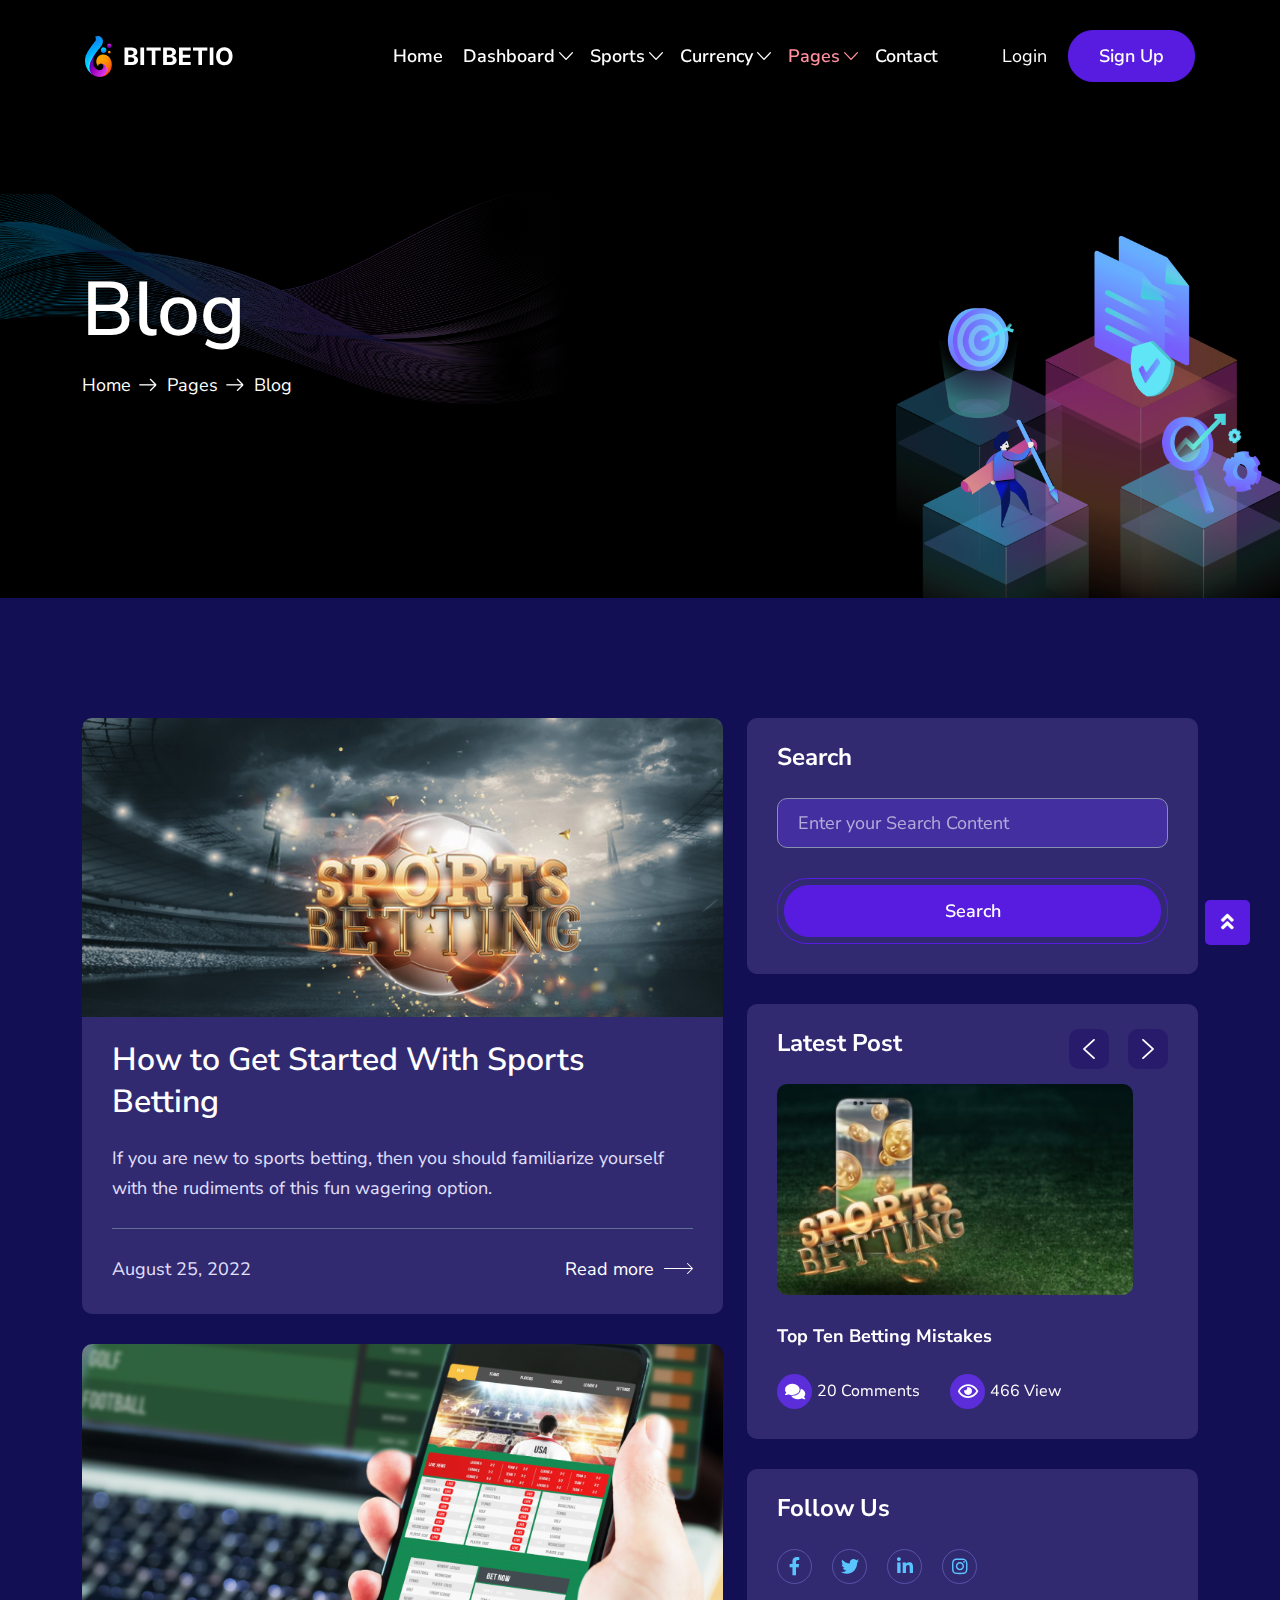
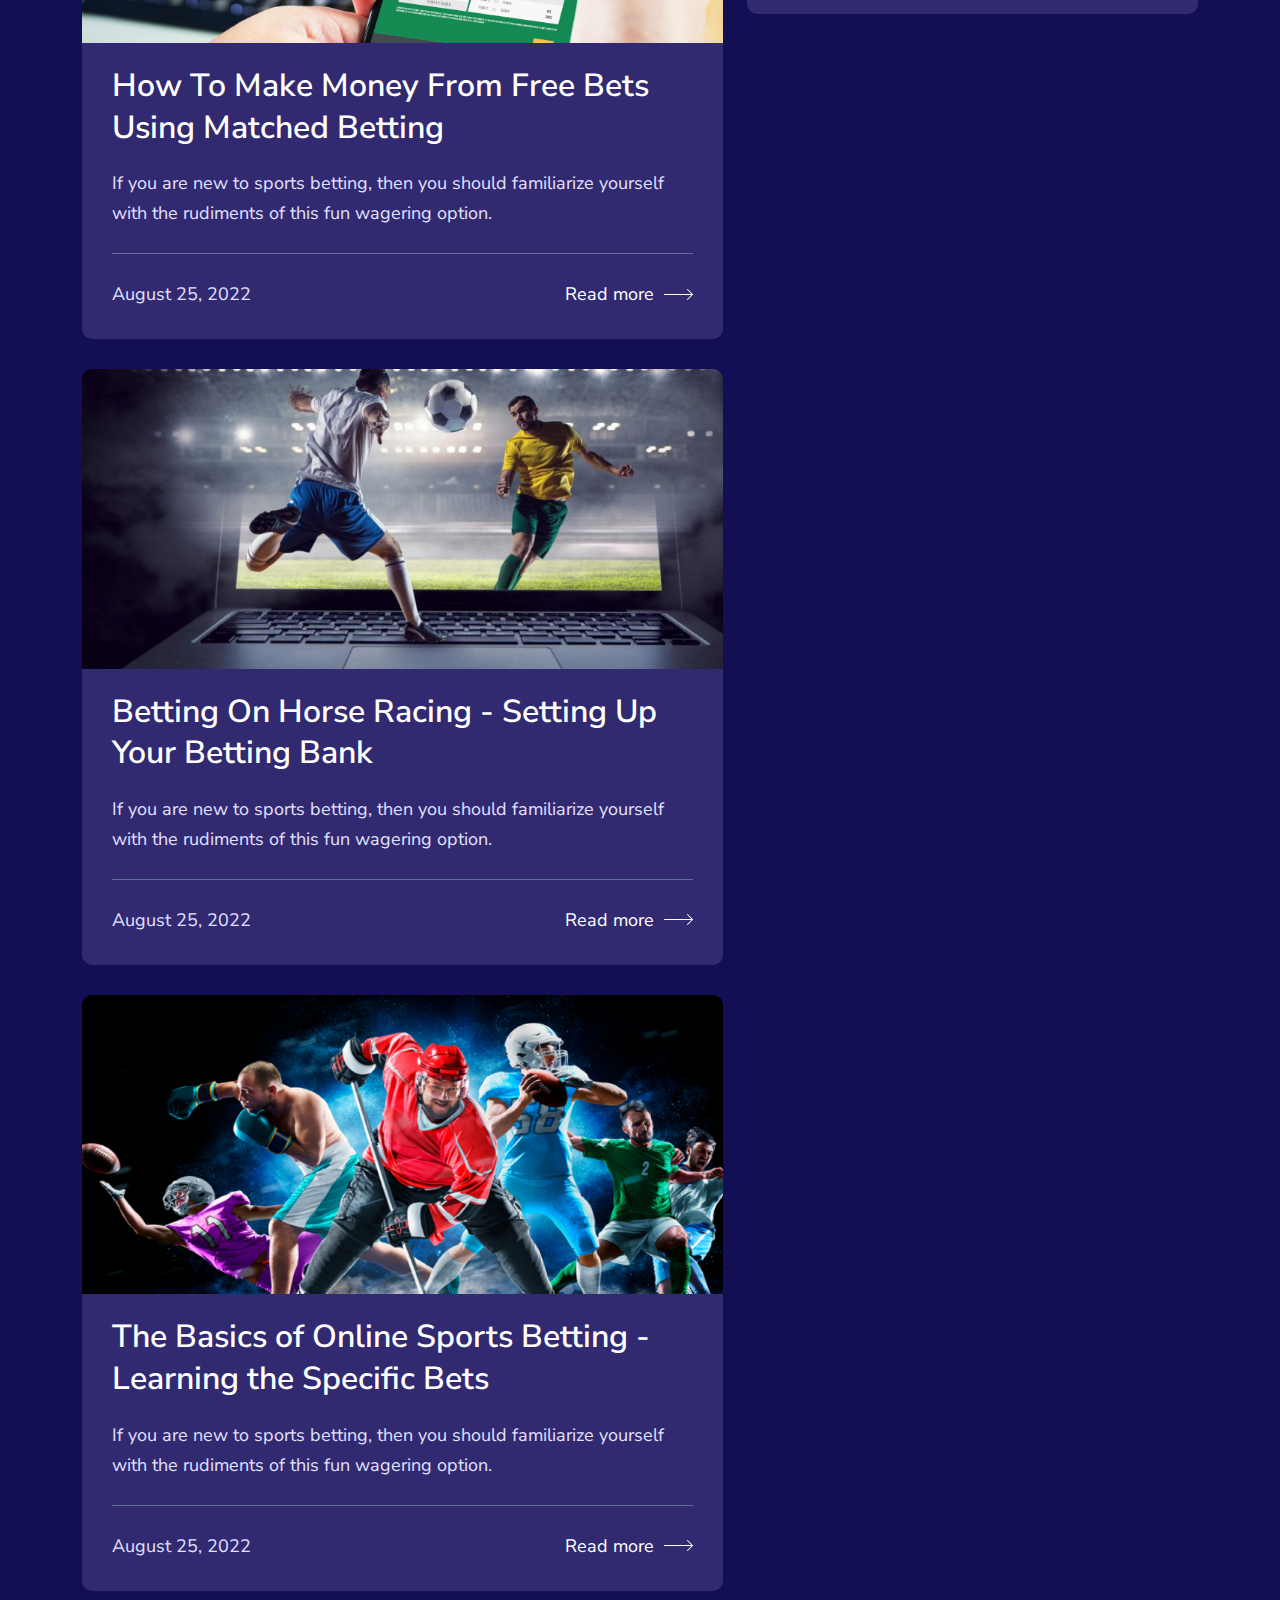
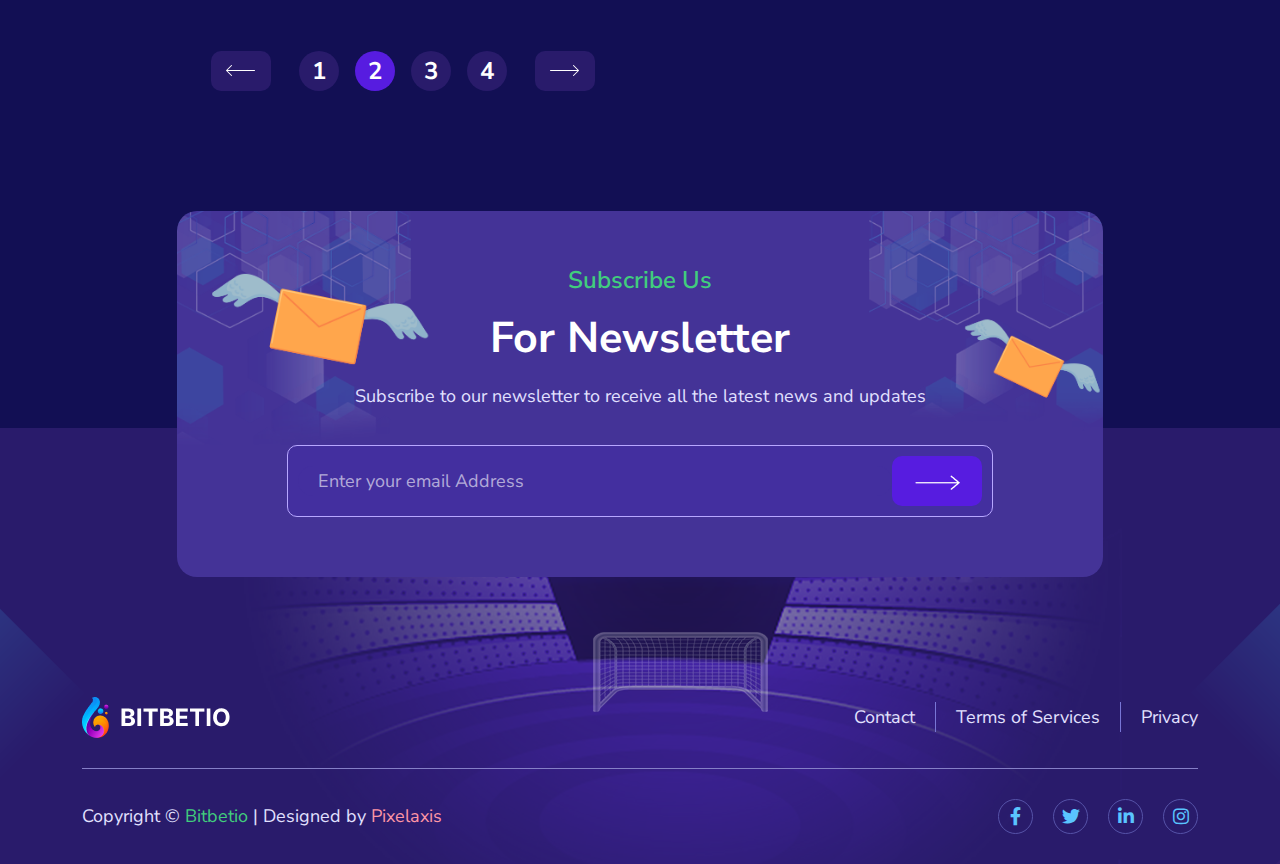
<file: blog.html>
<!DOCTYPE html>
<html lang="en">

<head>
    <meta charset="UTF-8">
    <meta http-equiv="X-UA-Compatible" content="IE=edge">
    <meta name="viewport" content="width=device-width, initial-scale=1.0">
    <meta http-equiv="X-UA-Compatible" content="ie=edge">
    <title>Bitbetio - HTML Template</title>

    <link rel="shortcut icon" href="favicons/images-fav.png" type="image/x-icon">
    <link rel="stylesheet" href="css/css-bootstrap.min.css">
    <link rel="stylesheet" href="css/css-fontawesome.min.css">
    <link rel="stylesheet" href="css/css-jquery-ui.css">
    <link rel="stylesheet" href="css/plugin-nice-select.css">
    <link rel="stylesheet" href="css/plugin-magnific-popup.css">
    <link rel="stylesheet" href="css/plugin-slick.css">
    <link rel="stylesheet" href="css/css-arafat-font.css">
    <link rel="stylesheet" href="css/plugin-animate.css">
    <link rel="stylesheet" href="css/css-style.css">
</head>

<body>
    <!-- start preloader -->
    <div class="preloader" id="preloader"></div>
    <!-- end preloader -->

    <!-- Scroll To Top Start-->
    <a href="javascript:void(0)" class="scrollToTop"><i class="fas fa-angle-double-up"></i></a>
    <!-- Scroll To Top End -->

    <!-- header-section start -->
    <header class="header-section">
        <div class="overlay">
            <div class="container">
                <div class="row d-flex header-area">
                    <nav class="navbar navbar-expand-lg navbar-light">
                        <a class="navbar-brand" href="index.html">
                            <img src="images/images-logo.png" class="logo" alt="logo">
                        </a>
                        <button class="navbar-toggler collapsed" type="button" data-bs-toggle="collapse" data-bs-target="#navbar-content">
                            <i class="fas fa-bars"></i>
                        </button>
                        <div class="collapse navbar-collapse justify-content-end" id="navbar-content">
                            <ul class="navbar-nav mr-auto mb-2 mb-lg-0">
                                <li class="nav-item">
                                    <a class="nav-link" aria-current="page" href="index.html">Home</a>
                                </li>
                                <li class="nav-item dropdown main-navbar">
                                    <a class="nav-link dropdown-toggle" href="javascript:void(0)" data-bs-toggle="dropdown" data-bs-auto-close="outside">Dashboard</a>
                                    <ul class="dropdown-menu main-menu shadow">
                                        <li><a class="nav-link" href="dashboard.html">Dashboard</a></li>
                                        <li class="dropend sub-navbar">
                                            <a href="javascript:void(0)" class="dropdown-item dropdown-toggle" data-bs-toggle="dropdown" data-bs-auto-close="outside">Setting</a>
                                            <ul class="dropdown-menu sub-menu shadow">
                                                <li><a class="nav-link" href="personal-details-setting.html">Personal Details</a></li>
                                                <li><a class="nav-link" href="modify-login-password.html">Change Password</a></li>
                                            </ul>
                                        </li>
                                    </ul>
                                </li>
                                <li class="nav-item dropdown main-navbar">
                                    <a class="nav-link dropdown-toggle" href="javascript:void(0)" data-bs-toggle="dropdown" data-bs-auto-close="outside">Sports</a>
                                    <ul class="dropdown-menu main-menu shadow">
                                        <li><a class="nav-link" href="soccer-bets-2.html">Tennis</a></li>
                                        <li><a class="nav-link" href="soccer-bets-1.html">Soccer</a></li>
                                        <li><a class="nav-link" href="soccer-bets-2.html">NBA</a></li>
                                    </ul>
                                </li>
                                <li class="nav-item dropdown main-navbar">
                                    <a class="nav-link dropdown-toggle" href="javascript:void(0)" data-bs-toggle="dropdown" data-bs-auto-close="outside">Currency</a>
                                    <ul class="dropdown-menu main-menu shadow">
                                        <li><a class="nav-link" href="escrow-bets-fee.html">Escrow Bets Fee</a></li>
                                        <li><a class="nav-link" href="currency-bet.html">Currency Bet</a></li>
                                        <li><a class="nav-link" href="betting-details.html">Betting Details</a></li>
                                        <li><a class="nav-link" href="create-new-currency.html">Create Currency</a></li>
                                    </ul>
                                </li>
                                <li class="nav-item dropdown main-navbar">
                                    <a class="nav-link dropdown-toggle active" href="javascript:void(0)" data-bs-toggle="dropdown" data-bs-auto-close="outside">Pages</a>
                                    <ul class="dropdown-menu main-menu shadow">
                                        <li class="dropend sub-navbar">
                                            <a href="javascript:void(0)" class="dropdown-item dropdown-toggle" data-bs-toggle="dropdown" data-bs-auto-close="outside">Tournaments</a>
                                            <ul class="dropdown-menu sub-menu shadow">
                                                <li><a class="nav-link" href="tournaments.html">Tournaments</a></li>
                                                <li><a class="nav-link" href="tournaments-details.html">Tournaments Details</a></li>
                                            </ul>
                                        </li>
                                        <li class="dropend sub-navbar">
                                            <a href="javascript:void(0)" class="dropdown-item dropdown-toggle" data-bs-toggle="dropdown" data-bs-auto-close="outside">Blog</a>
                                            <ul class="dropdown-menu sub-menu shadow">
                                                <li><a class="nav-link" href="blog.html">Blog</a></li>
                                                <li><a class="nav-link" href="blog-details.html">Blog Details</a></li>
                                            </ul>
                                        </li>
                                        <li><a class="nav-link" href="affiliate.html">Affiliate</a></li>
                                        <li><a class="nav-link" href="faqs.html">Faqs</a></li>
                                        <li><a class="nav-link" href="privacy-policy.html">Privacy Policy</a></li>
                                        <li><a class="nav-link" href="terms-conditions.html">Terms Conditions</a></li>
                                        <li><a class="nav-link" href="error.html">Error</a></li>
                                    </ul>
                                </li>
                                <li class="nav-item">
                                    <a class="nav-link" href="contact.html">Contact</a>
                                </li>
                            </ul>
                            <div class="right-area header-action d-flex align-items-center max-un">
                                <button type="button" class="login" data-bs-toggle="modal" data-bs-target="#loginMod">
                                    Login
                                </button>
                                <button type="button" class="cmn-btn reg" data-bs-toggle="modal" data-bs-target="#loginMod">
                                    Sign Up
                                </button>
                            </div>
                        </div>
                    </nav>
                </div>
            </div>
        </div>
    </header>
    <!-- header-section end -->

    <!-- Login Registration start -->
    <div class="log-reg">
        <div class="container">
            <div class="row">
                <div class="col-lg-6">
                    <div class="modal fade" id="loginMod">
                        <div class="modal-dialog modal-dialog-centered">
                            <div class="modal-content">
                                <div class="modal-header justify-content-center">
                                    <button type="button" class="btn-close" data-bs-dismiss="modal" aria-label="Close"></button>
                                </div>
                                <ul class="nav log-reg-btn justify-content-around">
                                    <li class="bottom-area" role="presentation">
                                        <button class="nav-link" id="regArea-tab" data-bs-toggle="tab" data-bs-target="#regArea" type="button" role="tab" aria-controls="regArea" aria-selected="false">
                                            SIGN UP
                                        </button>
                                    </li>
                                    <li class="bottom-area" role="presentation">
                                        <button class="nav-link active" id="loginArea-tab" data-bs-toggle="tab" data-bs-target="#loginArea" type="button" role="tab" aria-controls="loginArea" aria-selected="true">
                                            LOGIN
                                        </button>
                                    </li>
                                </ul>
                                <div class="tab-content">
                                    <div class="tab-pane fade show active" id="loginArea" role="tabpanel" aria-labelledby="loginArea-tab">
                                        <div class="login-reg-content">
                                            <div class="modal-body">
                                                <div class="head-area">
                                                    <h6 class="title">Login Direetly With</h6>
                                                    <div class="social-link d-flex align-items-center">
                                                        <a href="javascript:void(0)" class="active"><i class="fab fa-facebook-f"></i></a>
                                                        <a href="javascript:void(0)"><i class="fab fa-twitter"></i></a>
                                                        <a href="javascript:void(0)"><i class="fab fa-linkedin-in"></i></a>
                                                        <a href="javascript:void(0)"><i class="fab fa-instagram"></i></a>
                                                    </div>
                                                </div>
                                                <div class="form-area">
                                                    <form action="#">
                                                        <div class="row">
                                                            <div class="col-12">
                                                                <div class="single-input">
                                                                    <label for="logemail">Email</label>
                                                                    <input type="text" id="logemail" placeholder="Email Address">
                                                                </div>
                                                                <div class="single-input">
                                                                    <label for="logpassword">Password</label>
                                                                    <input type="text" id="logpassword" placeholder="Email Password">
                                                                </div>
                                                            </div>
                                                            <div class="col-12">
                                                                <div class="remember-me">
                                                                    <label class="checkbox-single d-flex align-items-center">
                                                                        <span class="left-area">
                                                                            <span class="checkbox-area d-flex">
                                                                                <input type="checkbox" checked>
                                                                                <span class="checkmark"></span>
                                                                            </span>
                                                                            <span class="item-title d-flex align-items-center">
                                                                                <span>Remember Me</span>
                                                                            </span>
                                                                        </span>
                                                                    </label>
                                                                    <a href="javascript:void(0)">Forgot Password</a>
                                                                </div>
                                                            </div>
                                                            <span class="btn-border w-100">
                                                                <button class="cmn-btn w-100">LOGIN</button>
                                                            </span>
                                                        </div>
                                                    </form>
                                                    <div class="bottom-area text-center">
                                                        <p>Not a member ? <a href="javascript:void(0)" class="reg-btn">Register</a></p>
                                                    </div>
                                                </div>
                                            </div>
                                        </div>
                                    </div>
                                    <div class="tab-pane fade" id="regArea" role="tabpanel" aria-labelledby="regArea-tab">
                                        <div class="login-reg-content regMode">
                                            <div class="modal-body">
                                                <div class="head-area">
                                                    <h6 class="title">Register On Bitbetio</h6>
                                                    <div class="social-link d-flex align-items-center">
                                                        <a href="javascript:void(0)" class="active"><i class="fab fa-facebook-f"></i></a>
                                                        <a href="javascript:void(0)"><i class="fab fa-twitter"></i></a>
                                                        <a href="javascript:void(0)"><i class="fab fa-linkedin-in"></i></a>
                                                        <a href="javascript:void(0)"><i class="fab fa-instagram"></i></a>
                                                    </div>
                                                </div>
                                                <div class="form-area">
                                                    <form action="#">
                                                        <div class="row">
                                                            <div class="col-12">
                                                                <div class="single-input">
                                                                    <label for="regemail">Email</label>
                                                                    <input type="text" id="regemail" placeholder="Email Address">
                                                                </div>
                                                                <div class="single-input">
                                                                    <label for="regpassword">Password</label>
                                                                    <input type="text" id="regpassword" placeholder="Email Password">
                                                                </div>
                                                                <div class="single-input">
                                                                    <label>Country</label>
                                                                    <select>
                                                                        <option value="1">United States</option>
                                                                        <option value="2">United Kingdom</option>
                                                                        <option value="3">Canada</option>
                                                                    </select>
                                                                </div>
                                                            </div>
                                                            <div class="col-12">
                                                                <div class="remember-me">
                                                                    <a href="javascript:void(0)">Have a referral
                                                                        code?</a>
                                                                </div>
                                                            </div>
                                                            <span class="btn-border w-100">
                                                                <button class="cmn-btn w-100">SIGN UP</button>
                                                            </span>
                                                        </div>
                                                    </form>
                                                    <div class="bottom-area text-center">
                                                        <p>Already have an member ? <a href="javascript:void(0)" class="log-btn">Login</a></p>
                                                    </div>
                                                    <div class="counter-area">
                                                        <div class="single">
                                                            <div class="icon-area">
                                                                <img src="images/icon-signup-counter-icon-1.png" alt="icon">
                                                            </div>
                                                            <div class="text-area">
                                                                <p>25,179k</p>
                                                                <p class="mdr">Bets</p>
                                                            </div>
                                                        </div>
                                                        <div class="single">
                                                            <div class="icon-area">
                                                                <img src="images/icon-signup-counter-icon-2.png" alt="icon">
                                                            </div>
                                                            <div class="text-area">
                                                                <p>6.65 BTC</p>
                                                                <p class="mdr">Total Won</p>
                                                            </div>
                                                        </div>
                                                    </div>
                                                </div>
                                            </div>
                                        </div>
                                    </div>
                                </div>
                            </div>
                        </div>
                    </div>
                </div>
            </div>
        </div>
    </div>
    <!-- Login Registration end -->

    <!-- Banner Section start -->
    <section class="banner-section inner-banner blog">
        <div class="overlay">
            <div class="shape-area">
                <img src="images/images-blog-illus.png" class="blog-illu" alt="image">
            </div>
            <div class="banner-content">
                <div class="container">
                    <div class="row">
                        <div class="col-lg-9 col-md-10">
                            <div class="main-content">
                                <h1>Blog</h1>
                                <div class="breadcrumb-area">
                                    <nav aria-label="breadcrumb">
                                        <ol class="breadcrumb d-flex align-items-center">
                                            <li class="breadcrumb-item"><a href="index.html">Home</a></li>
                                            <li class="breadcrumb-item"><a href="javascript:void(0)">Pages</a></li>
                                            <li class="breadcrumb-item active" aria-current="page">Blog</li>
                                        </ol>
                                    </nav>
                                </div>
                            </div>
                        </div>
                    </div>
                </div>
            </div>
        </div>
    </section>
    <!-- Banner Section end -->

    <!-- Blog In start -->
    <section class="blog-section ovf-unset">
        <div class="overlay pt-120">
            <div class="container">
                <div class="row justify-content-center">
                    <div class="col-xxl-8 col-lg-7">
                        <div class="single-blog">
                            <div class="blog-img">
                                <img src="images/images-blog-img-1.png" alt="icon">
                            </div>
                            <div class="blog-content">
                                <div class="mid-content">
                                    <a href="blog-details.html">
                                        <h4>How to Get Started With Sports Betting</h4>
                                    </a>
                                    <p>If you are new to sports betting, then you should familiarize yourself with the
                                        rudiments of this fun wagering option.</p>
                                </div>
                                <div class="bottom-item d-flex justify-content-between align-items-center">
                                    <p>August 25, 2022</p>
                                    <a href="blog-details.html" class="btn-area d-flex align-items-center">
                                        Read more
                                        <img src="images/icon-arrow-right.png" alt="icon">
                                    </a>
                                </div>
                            </div>
                        </div>
                        <div class="single-blog">
                            <div class="blog-img">
                                <img src="images/images-blog-img-2.png" alt="image">
                            </div>
                            <div class="blog-content">
                                <div class="mid-content">
                                    <a href="blog-details.html">
                                        <h4>How To Make Money From Free Bets Using Matched Betting</h4>
                                    </a>
                                    <p>If you are new to sports betting, then you should familiarize yourself with the
                                        rudiments of this fun wagering option.</p>
                                </div>
                                <div class="bottom-item d-flex justify-content-between align-items-center">
                                    <p>August 25, 2022</p>
                                    <a href="blog-details.html" class="btn-area d-flex align-items-center">
                                        Read more
                                        <img src="images/icon-arrow-right.png" alt="icon">
                                    </a>
                                </div>
                            </div>
                        </div>
                        <div class="single-blog">
                            <div class="blog-img">
                                <img src="images/images-blog-img-3.png" alt="image">
                            </div>
                            <div class="blog-content">
                                <div class="mid-content">
                                    <a href="blog-details.html">
                                        <h4>Betting On Horse Racing - Setting Up Your Betting Bank</h4>
                                    </a>
                                    <p>If you are new to sports betting, then you should familiarize yourself with the
                                        rudiments of this fun wagering option.</p>
                                </div>
                                <div class="bottom-item d-flex justify-content-between align-items-center">
                                    <p>August 25, 2022</p>
                                    <a href="blog-details.html" class="btn-area d-flex align-items-center">
                                        Read more
                                        <img src="images/icon-arrow-right.png" alt="icon">
                                    </a>
                                </div>
                            </div>
                        </div>
                        <div class="single-blog">
                            <div class="blog-img">
                                <img src="images/images-blog-img-4.png" alt="image">
                            </div>
                            <div class="blog-content">
                                <div class="mid-content">
                                    <a href="blog-details.html">
                                        <h4>The Basics of Online Sports Betting - Learning the Specific Bets</h4>
                                    </a>
                                    <p>If you are new to sports betting, then you should familiarize yourself with the
                                        rudiments of this fun wagering option.</p>
                                </div>
                                <div class="bottom-item d-flex justify-content-between align-items-center">
                                    <p>August 25, 2022</p>
                                    <a href="blog-details.html" class="btn-area d-flex align-items-center">
                                        Read more
                                        <img src="images/icon-arrow-right.png" alt="icon">
                                    </a>
                                </div>
                            </div>
                        </div>
                        <nav aria-label="Page navigation" class="d-flex justify-content-center mt-60">
                            <ul class="pagination justify-content-center align-items-center">
                                <li class="page-item">
                                    <a class="page-btn previous" href="javascript:void(0)" aria-label="Previous">
                                        <img src="images/icon-arrow-left.png" alt="icon">
                                    </a>
                                </li>
                                <li class="page-item"><a class="page-link xlr" href="javascript:void(0)">1</a></li>
                                <li class="page-item"><a class="page-link xlr active" href="javascript:void(0)">2</a>
                                </li>
                                <li class="page-item"><a class="page-link xlr" href="javascript:void(0)">3</a></li>
                                <li class="page-item"><a class="page-link xlr" href="javascript:void(0)">4</a></li>
                                <li class="page-item">
                                    <a class="page-btn next" href="javascript:void(0)" aria-label="Next">
                                        <img src="images/icon-arrow-right.png" alt="icon">
                                    </a>
                                </li>
                            </ul>
                        </nav>
                    </div>
                    <div class="col-xxl-4 col-lg-5 col-md-7 col-sm-9">
                        <div class="sidebar-blog position-sticky top-0">
                            <div class="sidebar-single">
                                <h5 class="title">Search</h5>
                                <form action="#">
                                    <div class="form-group">
                                        <input type="text" placeholder="Enter your Search Content">
                                        <div class="btn-border">
                                            <button class="cmn-btn">Search</button>
                                        </div>
                                    </div>
                                </form>
                            </div>
                            <div class="sidebar-single">
                                <h5 class="title">Latest Post</h5>
                                <div class="sidebar-carousel">
                                    <div class="single-slide">
                                        <img src="images/images-blog-slider-img-1.png" alt="image">
                                        <h6 class="title">Top Ten Betting Mistakes</h6>
                                        <div class="slide-bottom d-flex align-items-center">
                                            <div class="icon-area">
                                                <i class="fas fa-comments"></i>
                                                <span class="mdr">20 Comments</span>
                                            </div>
                                            <div class="icon-area">
                                                <i class="far fa-eye"></i>
                                                <span class="mdr">466 View</span>
                                            </div>
                                        </div>
                                    </div>
                                    <div class="single-slide">
                                        <img src="images/images-blog-slider-img-1.png" alt="image">
                                        <h6 class="title">Top Ten Betting Mistakes</h6>
                                        <div class="slide-bottom d-flex align-items-center">
                                            <div class="icon-area">
                                                <i class="fas fa-comments"></i>
                                                <span class="mdr">20 Comments</span>
                                            </div>
                                            <div class="icon-area">
                                                <i class="far fa-eye"></i>
                                                <span class="mdr">466 View</span>
                                            </div>
                                        </div>
                                    </div>
                                </div>
                            </div>
                            <div class="sidebar-single">
                                <h5 class="title">Follow Us</h5>
                                <form action="#">
                                    <div class="form-group">
                                        <div class="social-link d-flex align-items-center">
                                            <a href="javascript:void(0)"><i class="fab fa-facebook-f"></i></a>
                                            <a href="javascript:void(0)"><i class="fab fa-twitter"></i></a>
                                            <a href="javascript:void(0)"><i class="fab fa-linkedin-in"></i></a>
                                            <a href="javascript:void(0)"><i class="fab fa-instagram"></i></a>
                                        </div>
                                    </div>
                                </form>
                            </div>
                        </div>
                    </div>
                </div>
            </div>
        </div>
    </section>
    <!-- Blog In end -->

    <!-- Footer Area Start -->
    <footer class="footer-section">
        <div class="container pt-120">
            <div class="row justify-content-center">
                <div class="col-lg-10">
                    <div class="newsletter">
                        <div class="section-text text-center">
                            <h5 class="sub-title">Subscribe Us</h5>
                            <h3 class="title">For Newsletter</h3>
                            <p>Subscribe to our newsletter to receive all the latest news and updates</p>
                        </div>
                        <form action="#">
                            <div class="form-group d-flex align-items-center">
                                <input type="text" placeholder="Enter your email Address">
                                <button><img src="images/icon-arrow-right-2.png" alt="icon"></button>
                            </div>
                        </form>
                    </div>
                </div>
            </div>
            <div class="footer-bottom-area pt-120">
                <div class="row">
                    <div class="col-xl-12">
                        <div class="menu-item">
                            <a href="index.html" class="logo">
                                <img src="images/images-logo.png" alt="logo">
                            </a>
                            <ul class="footer-link">
                                <li><a href="contact.html">Contact</a></li>
                                <li><a href="terms-conditions.html">Terms of Services</a></li>
                                <li><a href="privacy-policy.html">Privacy</a></li>
                            </ul>
                        </div>
                    </div>
                    <div class="col-12">
                        <div class="copyright">
                            <div class="copy-area">
                                <p> Copyright &copy; <a href="index.html">Bitbetio</a> | Designed by
                                    <a href="https://themeforest.net/user/pixelaxis" class="auth">Pixelaxis</a>
                                </p>
                            </div>
                            <div class="social-link d-flex align-items-center">
                                <a href="javascript:void(0)"><i class="fab fa-facebook-f"></i></a>
                                <a href="javascript:void(0)"><i class="fab fa-twitter"></i></a>
                                <a href="javascript:void(0)"><i class="fab fa-linkedin-in"></i></a>
                                <a href="javascript:void(0)"><i class="fab fa-instagram"></i></a>
                            </div>
                        </div>
                    </div>
                </div>
            </div>
        </div>
    </footer>
    <!-- Footer Area End -->

    <!--==================================================================-->
    <script src="js/js-jquery.min.js"></script>
    <script src="js/js-jquery-ui.js"></script>
    <script src="js/js-bootstrap.min.js"></script>
    <script src="js/js-fontawesome.js"></script>
    <script src="js/plugin-slick.js"></script>
    <script src="js/plugin-jquery.nice-select.min.js"></script>
    <script src="js/plugin-jquery.downCount.js"></script>
    <script src="js/plugin-counter.js"></script>
    <script src="js/plugin-waypoint.min.js"></script>
    <script src="js/plugin-jquery.magnific-popup.min.js"></script>
    <script src="js/plugin-wow.min.js"></script>
    <script src="js/plugin-plugin.js"></script>
    <script src="js/js-main.js"></script>
</body>

</html>
</file>
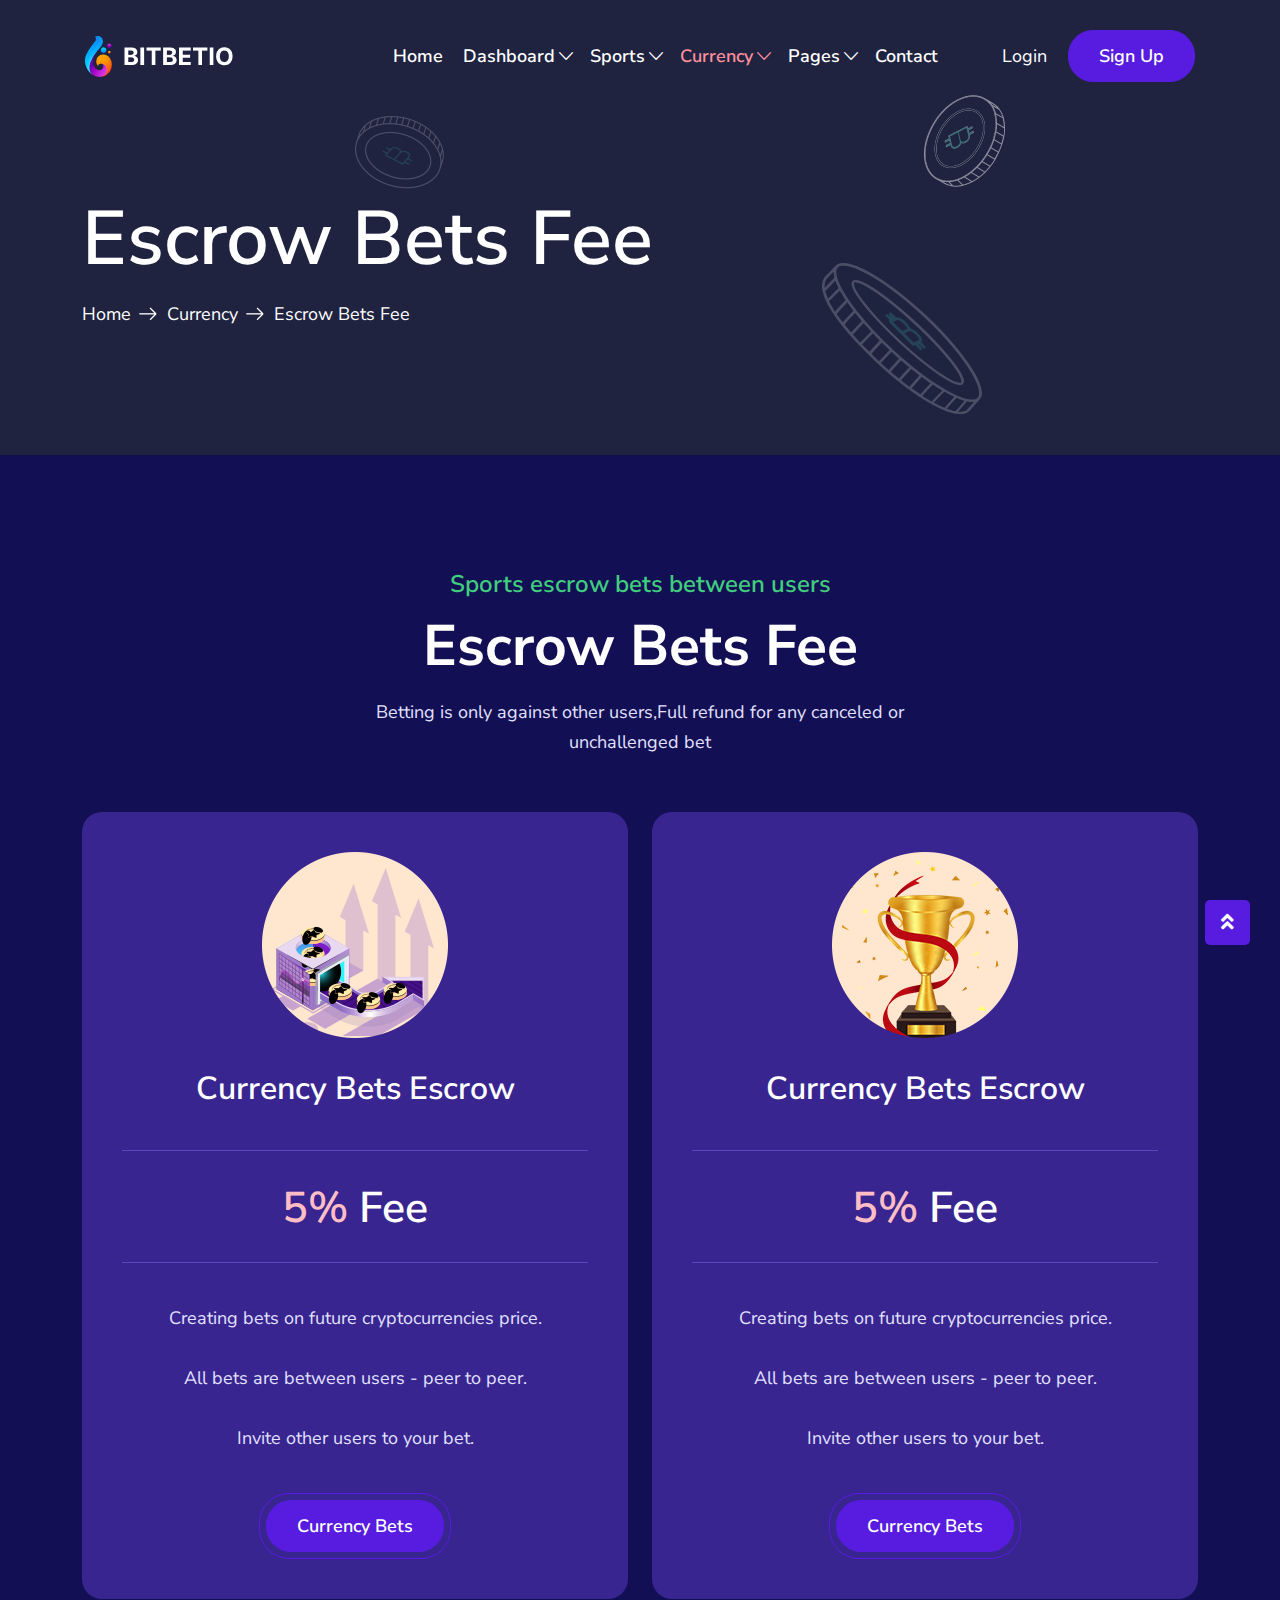
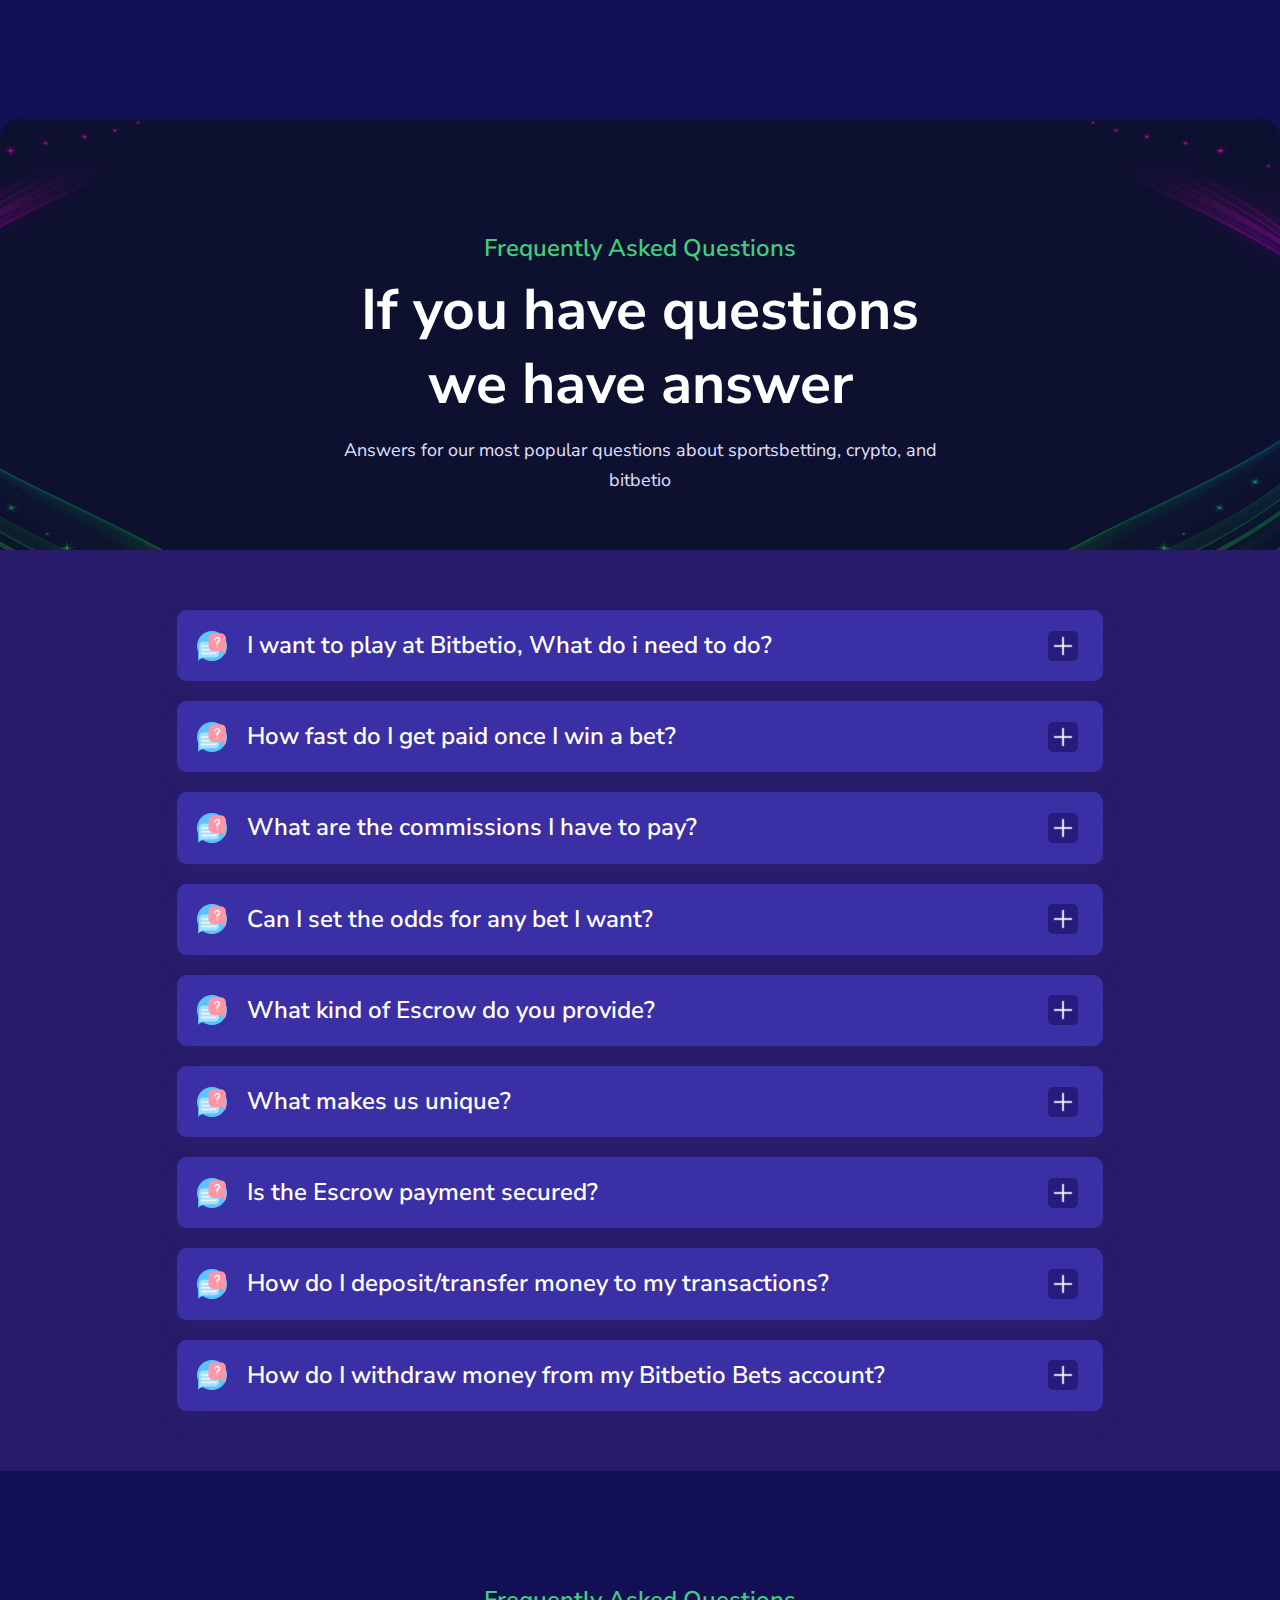
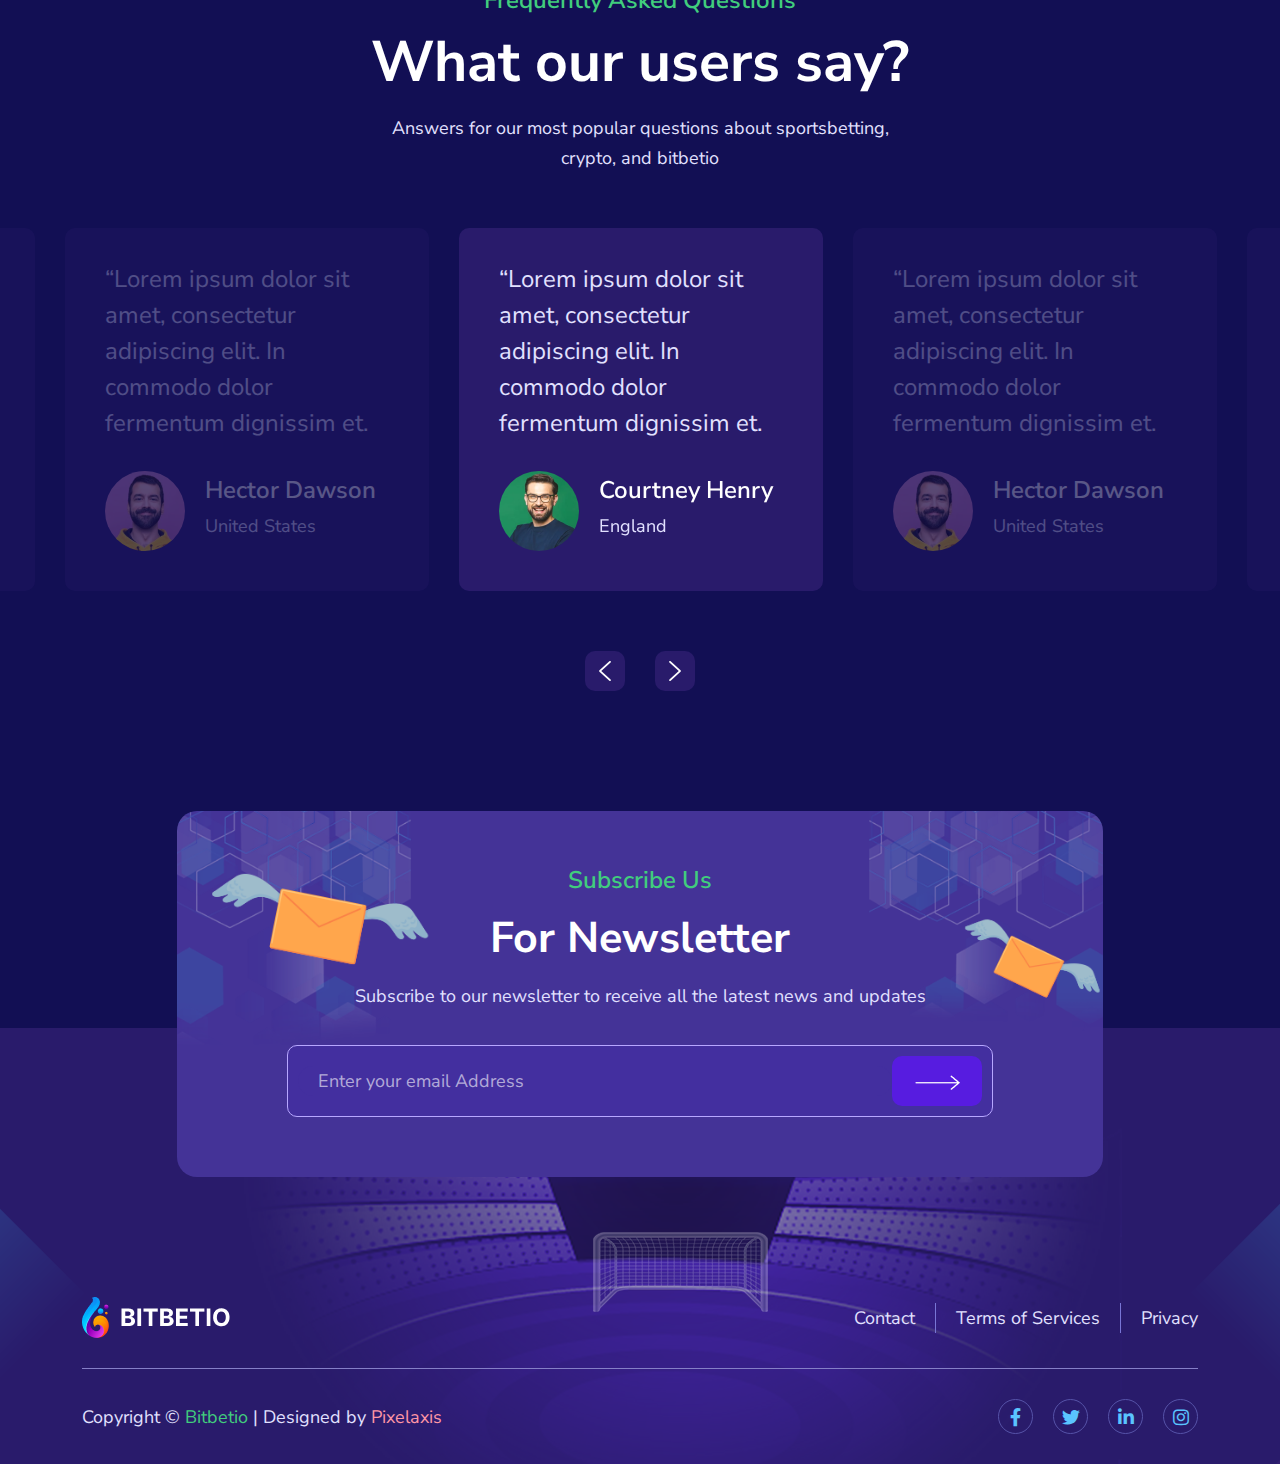
<file: escrow-bets-fee.html>
<!DOCTYPE html>
<html lang="en">

<head>
    <meta charset="UTF-8">
    <meta http-equiv="X-UA-Compatible" content="IE=edge">
    <meta name="viewport" content="width=device-width, initial-scale=1.0">
    <meta http-equiv="X-UA-Compatible" content="ie=edge">
    <title>Bitbetio - HTML Template</title>

    <link rel="shortcut icon" href="favicons/images-fav.png" type="image/x-icon">
    <link rel="stylesheet" href="css/css-bootstrap.min.css">
    <link rel="stylesheet" href="css/css-fontawesome.min.css">
    <link rel="stylesheet" href="css/css-jquery-ui.css">
    <link rel="stylesheet" href="css/plugin-nice-select.css">
    <link rel="stylesheet" href="css/plugin-magnific-popup.css">
    <link rel="stylesheet" href="css/plugin-slick.css">
    <link rel="stylesheet" href="css/css-arafat-font.css">
    <link rel="stylesheet" href="css/plugin-animate.css">
    <link rel="stylesheet" href="css/css-style.css">
</head>

<body>
    <!-- start preloader -->
    <div class="preloader" id="preloader"></div>
    <!-- end preloader -->

    <!-- Scroll To Top Start-->
    <a href="javascript:void(0)" class="scrollToTop"><i class="fas fa-angle-double-up"></i></a>
    <!-- Scroll To Top End -->

    <!-- header-section start -->
    <header class="header-section">
        <div class="overlay">
            <div class="container">
                <div class="row d-flex header-area">
                    <nav class="navbar navbar-expand-lg navbar-light">
                        <a class="navbar-brand" href="index.html">
                            <img src="images/images-logo.png" class="logo" alt="logo">
                        </a>
                        <button class="navbar-toggler collapsed" type="button" data-bs-toggle="collapse" data-bs-target="#navbar-content">
                            <i class="fas fa-bars"></i>
                        </button>
                        <div class="collapse navbar-collapse justify-content-end" id="navbar-content">
                            <ul class="navbar-nav mr-auto mb-2 mb-lg-0">
                                <li class="nav-item">
                                    <a class="nav-link" aria-current="page" href="index.html">Home</a>
                                </li>
                                <li class="nav-item dropdown main-navbar">
                                    <a class="nav-link dropdown-toggle" href="javascript:void(0)" data-bs-toggle="dropdown" data-bs-auto-close="outside">Dashboard</a>
                                    <ul class="dropdown-menu main-menu shadow">
                                        <li><a class="nav-link" href="dashboard.html">Dashboard</a></li>
                                        <li class="dropend sub-navbar">
                                            <a href="javascript:void(0)" class="dropdown-item dropdown-toggle" data-bs-toggle="dropdown" data-bs-auto-close="outside">Setting</a>
                                            <ul class="dropdown-menu sub-menu shadow">
                                                <li><a class="nav-link" href="personal-details-setting.html">Personal Details</a></li>
                                                <li><a class="nav-link" href="modify-login-password.html">Change Password</a></li>
                                            </ul>
                                        </li>
                                    </ul>
                                </li>
                                <li class="nav-item dropdown main-navbar">
                                    <a class="nav-link dropdown-toggle" href="javascript:void(0)" data-bs-toggle="dropdown" data-bs-auto-close="outside">Sports</a>
                                    <ul class="dropdown-menu main-menu shadow">
                                        <li><a class="nav-link" href="soccer-bets-2.html">Tennis</a></li>
                                        <li><a class="nav-link" href="soccer-bets-1.html">Soccer</a></li>
                                        <li><a class="nav-link" href="soccer-bets-2.html">NBA</a></li>
                                    </ul>
                                </li>
                                <li class="nav-item dropdown main-navbar">
                                    <a class="nav-link dropdown-toggle active" href="javascript:void(0)" data-bs-toggle="dropdown" data-bs-auto-close="outside">Currency</a>
                                    <ul class="dropdown-menu main-menu shadow">
                                        <li><a class="nav-link" href="escrow-bets-fee.html">Escrow Bets Fee</a></li>
                                        <li><a class="nav-link" href="currency-bet.html">Currency Bet</a></li>
                                        <li><a class="nav-link" href="betting-details.html">Betting Details</a></li>
                                        <li><a class="nav-link" href="create-new-currency.html">Create Currency</a></li>
                                    </ul>
                                </li>
                                <li class="nav-item dropdown main-navbar">
                                    <a class="nav-link dropdown-toggle" href="javascript:void(0)" data-bs-toggle="dropdown" data-bs-auto-close="outside">Pages</a>
                                    <ul class="dropdown-menu main-menu shadow">
                                        <li class="dropend sub-navbar">
                                            <a href="javascript:void(0)" class="dropdown-item dropdown-toggle" data-bs-toggle="dropdown" data-bs-auto-close="outside">Tournaments</a>
                                            <ul class="dropdown-menu sub-menu shadow">
                                                <li><a class="nav-link" href="tournaments.html">Tournaments</a></li>
                                                <li><a class="nav-link" href="tournaments-details.html">Tournaments Details</a></li>
                                            </ul>
                                        </li>
                                        <li class="dropend sub-navbar">
                                            <a href="javascript:void(0)" class="dropdown-item dropdown-toggle" data-bs-toggle="dropdown" data-bs-auto-close="outside">Blog</a>
                                            <ul class="dropdown-menu sub-menu shadow">
                                                <li><a class="nav-link" href="blog.html">Blog</a></li>
                                                <li><a class="nav-link" href="blog-details.html">Blog Details</a></li>
                                            </ul>
                                        </li>
                                        <li><a class="nav-link" href="affiliate.html">Affiliate</a></li>
                                        <li><a class="nav-link" href="faqs.html">Faqs</a></li>
                                        <li><a class="nav-link" href="privacy-policy.html">Privacy Policy</a></li>
                                        <li><a class="nav-link" href="terms-conditions.html">Terms Conditions</a></li>
                                        <li><a class="nav-link" href="error.html">Error</a></li>
                                    </ul>
                                </li>
                                <li class="nav-item">
                                    <a class="nav-link" href="contact.html">Contact</a>
                                </li>
                            </ul>
                            <div class="right-area header-action d-flex align-items-center max-un">
                                <button type="button" class="login" data-bs-toggle="modal" data-bs-target="#loginMod">
                                    Login
                                </button>
                                <button type="button" class="cmn-btn reg" data-bs-toggle="modal" data-bs-target="#loginMod">
                                    Sign Up
                                </button>
                            </div>
                        </div>
                    </nav>
                </div>
            </div>
        </div>
    </header>
    <!-- header-section end -->

    <!-- Login Registration start -->
    <div class="log-reg">
        <div class="container">
            <div class="row">
                <div class="col-lg-6">
                    <div class="modal fade" id="loginMod">
                        <div class="modal-dialog modal-dialog-centered">
                            <div class="modal-content">
                                <div class="modal-header justify-content-center">
                                    <button type="button" class="btn-close" data-bs-dismiss="modal" aria-label="Close"></button>
                                </div>
                                <ul class="nav log-reg-btn justify-content-around">
                                    <li class="bottom-area" role="presentation">
                                        <button class="nav-link" id="regArea-tab" data-bs-toggle="tab" data-bs-target="#regArea" type="button" role="tab" aria-controls="regArea" aria-selected="false">
                                            SIGN UP
                                        </button>
                                    </li>
                                    <li class="bottom-area" role="presentation">
                                        <button class="nav-link active" id="loginArea-tab" data-bs-toggle="tab" data-bs-target="#loginArea" type="button" role="tab" aria-controls="loginArea" aria-selected="true">
                                            LOGIN
                                        </button>
                                    </li>
                                </ul>
                                <div class="tab-content">
                                    <div class="tab-pane fade show active" id="loginArea" role="tabpanel" aria-labelledby="loginArea-tab">
                                        <div class="login-reg-content">
                                            <div class="modal-body">
                                                <div class="head-area">
                                                    <h6 class="title">Login Direetly With</h6>
                                                    <div class="social-link d-flex align-items-center">
                                                        <a href="javascript:void(0)" class="active"><i class="fab fa-facebook-f"></i></a>
                                                        <a href="javascript:void(0)"><i class="fab fa-twitter"></i></a>
                                                        <a href="javascript:void(0)"><i class="fab fa-linkedin-in"></i></a>
                                                        <a href="javascript:void(0)"><i class="fab fa-instagram"></i></a>
                                                    </div>
                                                </div>
                                                <div class="form-area">
                                                    <form action="#">
                                                        <div class="row">
                                                            <div class="col-12">
                                                                <div class="single-input">
                                                                    <label for="logemail">Email</label>
                                                                    <input type="text" id="logemail" placeholder="Email Address">
                                                                </div>
                                                                <div class="single-input">
                                                                    <label for="logpassword">Password</label>
                                                                    <input type="text" id="logpassword" placeholder="Email Password">
                                                                </div>
                                                            </div>
                                                            <div class="col-12">
                                                                <div class="remember-me">
                                                                    <label class="checkbox-single d-flex align-items-center">
                                                                        <span class="left-area">
                                                                            <span class="checkbox-area d-flex">
                                                                                <input type="checkbox" checked>
                                                                                <span class="checkmark"></span>
                                                                            </span>
                                                                            <span class="item-title d-flex align-items-center">
                                                                                <span>Remember Me</span>
                                                                            </span>
                                                                        </span>
                                                                    </label>
                                                                    <a href="javascript:void(0)">Forgot Password</a>
                                                                </div>
                                                            </div>
                                                            <span class="btn-border w-100">
                                                                <button class="cmn-btn w-100">LOGIN</button>
                                                            </span>
                                                        </div>
                                                    </form>
                                                    <div class="bottom-area text-center">
                                                        <p>Not a member ? <a href="javascript:void(0)" class="reg-btn">Register</a></p>
                                                    </div>
                                                </div>
                                            </div>
                                        </div>
                                    </div>
                                    <div class="tab-pane fade" id="regArea" role="tabpanel" aria-labelledby="regArea-tab">
                                        <div class="login-reg-content regMode">
                                            <div class="modal-body">
                                                <div class="head-area">
                                                    <h6 class="title">Register On Bitbetio</h6>
                                                    <div class="social-link d-flex align-items-center">
                                                        <a href="javascript:void(0)" class="active"><i class="fab fa-facebook-f"></i></a>
                                                        <a href="javascript:void(0)"><i class="fab fa-twitter"></i></a>
                                                        <a href="javascript:void(0)"><i class="fab fa-linkedin-in"></i></a>
                                                        <a href="javascript:void(0)"><i class="fab fa-instagram"></i></a>
                                                    </div>
                                                </div>
                                                <div class="form-area">
                                                    <form action="#">
                                                        <div class="row">
                                                            <div class="col-12">
                                                                <div class="single-input">
                                                                    <label for="regemail">Email</label>
                                                                    <input type="text" id="regemail" placeholder="Email Address">
                                                                </div>
                                                                <div class="single-input">
                                                                    <label for="regpassword">Password</label>
                                                                    <input type="text" id="regpassword" placeholder="Email Password">
                                                                </div>
                                                                <div class="single-input">
                                                                    <label>Country</label>
                                                                    <select>
                                                                        <option value="1">United States</option>
                                                                        <option value="2">United Kingdom</option>
                                                                        <option value="3">Canada</option>
                                                                    </select>
                                                                </div>
                                                            </div>
                                                            <div class="col-12">
                                                                <div class="remember-me">
                                                                    <a href="javascript:void(0)">Have a referral
                                                                        code?</a>
                                                                </div>
                                                            </div>
                                                            <span class="btn-border w-100">
                                                                <button class="cmn-btn w-100">SIGN UP</button>
                                                            </span>
                                                        </div>
                                                    </form>
                                                    <div class="bottom-area text-center">
                                                        <p>Already have an member ? <a href="javascript:void(0)" class="log-btn">Login</a></p>
                                                    </div>
                                                    <div class="counter-area">
                                                        <div class="single">
                                                            <div class="icon-area">
                                                                <img src="images/icon-signup-counter-icon-1.png" alt="icon">
                                                            </div>
                                                            <div class="text-area">
                                                                <p>25,179k</p>
                                                                <p class="mdr">Bets</p>
                                                            </div>
                                                        </div>
                                                        <div class="single">
                                                            <div class="icon-area">
                                                                <img src="images/icon-signup-counter-icon-2.png" alt="icon">
                                                            </div>
                                                            <div class="text-area">
                                                                <p>6.65 BTC</p>
                                                                <p class="mdr">Total Won</p>
                                                            </div>
                                                        </div>
                                                    </div>
                                                </div>
                                            </div>
                                        </div>
                                    </div>
                                </div>
                            </div>
                        </div>
                    </div>
                </div>
            </div>
        </div>
    </div>
    <!-- Login Registration end -->

    <!-- Banner Section start -->
    <section class="banner-section inner-banner soccer-bets currency-bet escrow-bets-banner">
        <div class="overlay">
            <div class="shape-area">
                <img src="images/images-winner-cup.png" class="obj-1" alt="image">
                <img src="images/images-coin-5.png" class="obj-2" alt="image">
                <img src="images/images-coin-3.png" class="obj-3" alt="image">
                <img src="images/images-coin-alt-6.png" class="obj-4" alt="image">
                <img src="images/images-pricing-rates.png" class="chart-illu" alt="image">
            </div>
            <div class="banner-content">
                <div class="container">
                    <div class="content-shape">
                        <img src="images/images-coin-1.png" class="obj-8" alt="image">
                        <img src="images/images-coin-11.png" class="obj-11" alt="image">
                        <img src="images/images-coin-12.png" class="obj-12" alt="image">
                    </div>
                    <div class="row">
                        <div class="col-lg-7 col-md-10">
                            <div class="main-content">
                                <h1>Escrow Bets Fee</h1>
                                <div class="breadcrumb-area">
                                    <nav aria-label="breadcrumb">
                                        <ol class="breadcrumb d-flex align-items-center">
                                            <li class="breadcrumb-item"><a href="index.html">Home</a></li>
                                            <li class="breadcrumb-item"><a href="javascript:void(0)">Currency</a></li>
                                            <li class="breadcrumb-item active" aria-current="page">Escrow Bets Fee</li>
                                        </ol>
                                    </nav>
                                </div>
                            </div>
                        </div>
                    </div>
                </div>
            </div>
        </div>
    </section>
    <!-- Banner Section end -->

    <!-- Escrow Bets Fee start -->
    <section class="escrow-bets-fee">
        <div class="overlay pt-120 pb-120">
            <div class="container">
                <div class="row justify-content-center">
                    <div class="col-lg-6">
                        <div class="section-header text-center">
                            <h5 class="sub-title">Sports escrow bets between users</h5>
                            <h2 class="title">Escrow Bets Fee</h2>
                            <p>Betting is only against other users,Full refund for any canceled or unchallenged bet</p>
                        </div>
                    </div>
                </div>
                <div class="row cus-mar">
                    <div class="col-md-6">
                        <div class="single-item">
                            <img src="images/icon-bets-escrow-icon-1.png" alt="icon">
                            <h4>Currency Bets Escrow</h4>
                            <h3><span class="fee">5%</span> Fee</h3>
                            <p>Creating bets on future cryptocurrencies price.</p>
                            <p>All bets are between users - peer to peer.</p>
                            <p>Invite other users to your bet.</p>
                            <span class="btn-border">
                                <a href="currency-bet.html" class="cmn-btn">Currency Bets</a>
                            </span>
                        </div>
                    </div>
                    <div class="col-md-6">
                        <div class="single-item">
                            <img src="images/icon-bets-escrow-icon-2.png" alt="icon">
                            <h4>Currency Bets Escrow</h4>
                            <h3><span class="fee">5%</span> Fee</h3>
                            <p>Creating bets on future cryptocurrencies price.</p>
                            <p>All bets are between users - peer to peer.</p>
                            <p>Invite other users to your bet.</p>
                            <span class="btn-border">
                                <a href="currency-bet.html" class="cmn-btn">Currency Bets</a>
                            </span>
                        </div>
                    </div>
                </div>
            </div>
        </div>
    </section>
    <!-- Escrow Bets Fee end -->

    <!-- FAQs In start -->
    <section class="faqs-section second">
        <div class="overlay pt-120">
            <div class="container">
                <div class="row d-flex justify-content-center">
                    <div class="col-lg-7">
                        <div class="section-header text-center">
                            <h5 class="sub-title">Frequently Asked Questions</h5>
                            <h2 class="title">If you have questions we have answer</h2>
                            <p>Answers for our most popular questions about sportsbetting, crypto, and bitbetio</p>
                        </div>
                    </div>
                </div>
                <div class="row faq-bg d-flex justify-content-center">
                    <div class="col-xl-10">
                        <div class="faq-box mt-60 mb-60">
                            <div class="accordion" id="accordionFaqs">
                                <div class="accordion-item">
                                    <h5 class="accordion-header" id="headingOne">
                                        <button class="accordion-button collapsed" type="button" data-bs-toggle="collapse" data-bs-target="#collapseOne" aria-expanded="false" aria-controls="collapseOne">
                                            I want to play at Bitbetio, What do i need to do?
                                        </button>
                                    </h5>
                                    <div id="collapseOne" class="accordion-collapse collapse" aria-labelledby="headingOne" data-bs-parent="#accordionFaqs">
                                        <div class="accordion-body">
                                            <p>Lorem Ipsum is simply dummy text of the printing and typesetting
                                                industry. Lorem Ipsum has been the industry's standard dummy text ever
                                                since the 1500s, when an unknown printer took a galley of type and
                                                scrambled it to make a type specimen book.</p>
                                        </div>
                                    </div>
                                </div>
                                <div class="accordion-item">
                                    <h5 class="accordion-header" id="headingTwo">
                                        <button class="accordion-button collapsed" type="button" data-bs-toggle="collapse" data-bs-target="#collapseTwo" aria-expanded="false" aria-controls="collapseTwo">
                                            How fast do I get paid once I win a bet?
                                        </button>
                                    </h5>
                                    <div id="collapseTwo" class="accordion-collapse collapse" aria-labelledby="headingTwo" data-bs-parent="#accordionFaqs">
                                        <div class="accordion-body">
                                            <p>Lorem Ipsum is simply dummy text of the printing and typesetting
                                                industry. Lorem Ipsum has been the industry's standard dummy text ever
                                                since the 1500s, when an unknown printer took a galley of type and
                                                scrambled it to make a type specimen book.</p>
                                        </div>
                                    </div>
                                </div>
                                <div class="accordion-item">
                                    <h5 class="accordion-header" id="headingThree">
                                        <button class="accordion-button collapsed" type="button" data-bs-toggle="collapse" data-bs-target="#collapseThree" aria-expanded="false" aria-controls="collapseThree">
                                            What are the commissions I have to pay?
                                        </button>
                                    </h5>
                                    <div id="collapseThree" class="accordion-collapse collapse" aria-labelledby="headingThree" data-bs-parent="#accordionFaqs">
                                        <div class="accordion-body">
                                            <p>Lorem Ipsum is simply dummy text of the printing and typesetting
                                                industry. Lorem Ipsum has been the industry's standard dummy text ever
                                                since the 1500s, when an unknown printer took a galley of type and
                                                scrambled it to make a type specimen book.</p>
                                        </div>
                                    </div>
                                </div>
                                <div class="accordion-item">
                                    <h5 class="accordion-header" id="headingFour">
                                        <button class="accordion-button collapsed" type="button" data-bs-toggle="collapse" data-bs-target="#collapseFour" aria-expanded="false" aria-controls="collapseFour">
                                            Can I set the odds for any bet I want?
                                        </button>
                                    </h5>
                                    <div id="collapseFour" class="accordion-collapse collapse" aria-labelledby="headingFour" data-bs-parent="#accordionFaqs">
                                        <div class="accordion-body">
                                            <p>Lorem Ipsum is simply dummy text of the printing and typesetting
                                                industry. Lorem Ipsum has been the industry's standard dummy text ever
                                                since the 1500s, when an unknown printer took a galley of type and
                                                scrambled it to make a type specimen book.</p>
                                        </div>
                                    </div>
                                </div>
                                <div class="accordion-item">
                                    <h5 class="accordion-header" id="headingFive">
                                        <button class="accordion-button collapsed" type="button" data-bs-toggle="collapse" data-bs-target="#collapseFive" aria-expanded="false" aria-controls="collapseFive">
                                            What kind of Escrow do you provide?
                                        </button>
                                    </h5>
                                    <div id="collapseFive" class="accordion-collapse collapse" aria-labelledby="headingFive" data-bs-parent="#accordionFaqs">
                                        <div class="accordion-body">
                                            <p>Lorem Ipsum is simply dummy text of the printing and typesetting
                                                industry. Lorem Ipsum has been the industry's standard dummy text ever
                                                since the 1500s, when an unknown printer took a galley of type and
                                                scrambled it to make a type specimen book.</p>
                                        </div>
                                    </div>
                                </div>
                                <div class="accordion-item">
                                    <h5 class="accordion-header" id="headingsix">
                                        <button class="accordion-button collapsed" type="button" data-bs-toggle="collapse" data-bs-target="#collapsesix" aria-expanded="false" aria-controls="collapsesix">
                                            What makes us unique?
                                        </button>
                                    </h5>
                                    <div id="collapsesix" class="accordion-collapse collapse" aria-labelledby="headingsix" data-bs-parent="#accordionFaqs">
                                        <div class="accordion-body">
                                            <p>Lorem Ipsum is simply dummy text of the printing and typesetting
                                                industry. Lorem Ipsum has been the industry's standard dummy text ever
                                                since the 1500s, when an unknown printer took a galley of type and
                                                scrambled it to make a type specimen book.</p>
                                        </div>
                                    </div>
                                </div>
                                <div class="accordion-item">
                                    <h5 class="accordion-header" id="headingsaven">
                                        <button class="accordion-button collapsed" type="button" data-bs-toggle="collapse" data-bs-target="#collapsesaven" aria-expanded="false" aria-controls="collapsesaven">
                                            Is the Escrow payment secured?
                                        </button>
                                    </h5>
                                    <div id="collapsesaven" class="accordion-collapse collapse" aria-labelledby="headingsaven" data-bs-parent="#accordionFaqs">
                                        <div class="accordion-body">
                                            <p>Lorem Ipsum is simply dummy text of the printing and typesetting
                                                industry. Lorem Ipsum has been the industry's standard dummy text ever
                                                since the 1500s, when an unknown printer took a galley of type and
                                                scrambled it to make a type specimen book.</p>
                                        </div>
                                    </div>
                                </div>
                                <div class="accordion-item">
                                    <h5 class="accordion-header" id="headingeight">
                                        <button class="accordion-button collapsed" type="button" data-bs-toggle="collapse" data-bs-target="#collapseeight" aria-expanded="false" aria-controls="collapseeight">
                                            How do I deposit/transfer money to my transactions?
                                        </button>
                                    </h5>
                                    <div id="collapseeight" class="accordion-collapse collapse" aria-labelledby="headingeight" data-bs-parent="#accordionFaqs">
                                        <div class="accordion-body">
                                            <p>Lorem Ipsum is simply dummy text of the printing and typesetting
                                                industry. Lorem Ipsum has been the industry's standard dummy text ever
                                                since the 1500s, when an unknown printer took a galley of type and
                                                scrambled it to make a type specimen book.</p>
                                        </div>
                                    </div>
                                </div>
                                <div class="accordion-item">
                                    <h5 class="accordion-header" id="headingNine">
                                        <button class="accordion-button collapsed" type="button" data-bs-toggle="collapse" data-bs-target="#collapseNight" aria-expanded="false" aria-controls="collapseNight">
                                            How do I withdraw money from my Bitbetio Bets account?
                                        </button>
                                    </h5>
                                    <div id="collapseNight" class="accordion-collapse collapse" aria-labelledby="headingNine" data-bs-parent="#accordionFaqs">
                                        <div class="accordion-body">
                                            <p>Lorem Ipsum is simply dummy text of the printing and typesetting
                                                industry. Lorem Ipsum has been the industry's standard dummy text ever
                                                since the 1500s, when an unknown printer took a galley of type and
                                                scrambled it to make a type specimen book.</p>
                                        </div>
                                    </div>
                                </div>
                            </div>
                        </div>
                    </div>
                </div>
            </div>
        </div>
    </section>
    <!-- FAQs In end -->

    <!-- Testimonails In start -->
    <section class="testimonails-section">
        <div class="overlay pt-120">
            <div class="container">
                <div class="row d-flex justify-content-center">
                    <div class="col-lg-6">
                        <div class="section-header text-center">
                            <h5 class="sub-title">Frequently Asked Questions</h5>
                            <h2 class="title">What our users say?</h2>
                            <p>Answers for our most popular questions about sportsbetting, crypto, and bitbetio</p>
                        </div>
                    </div>
                </div>
            </div>
            <div class="testimonails-carousel">
                <div class="single-slide">
                    <div class="single-content">
                        <p class="xlr">&ldquo;Lorem ipsum dolor sit amet, consectetur adipiscing elit. In commodo dolor
                            fermentum dignissim et.</p>
                        <div class="profile-area">
                            <div class="icon-area">
                                <img src="images/images-testimonails-img-1.png" alt="icon">
                            </div>
                            <div class="text-area">
                                <h5>Courtney Henry</h5>
                                <p>England</p>
                            </div>
                        </div>
                    </div>
                </div>
                <div class="single-slide">
                    <div class="single-content">
                        <p class="xlr">&ldquo;Lorem ipsum dolor sit amet, consectetur adipiscing elit. In commodo dolor
                            fermentum dignissim et.</p>
                        <div class="profile-area">
                            <div class="icon-area">
                                <img src="images/images-testimonails-img-2.png" alt="icon">
                            </div>
                            <div class="text-area">
                                <h5>Hector Dawson</h5>
                                <p>United States</p>
                            </div>
                        </div>
                    </div>
                </div>
                <div class="single-slide">
                    <div class="single-content">
                        <p class="xlr">&ldquo;Lorem ipsum dolor sit amet, consectetur adipiscing elit. In commodo dolor
                            fermentum dignissim et.</p>
                        <div class="profile-area">
                            <div class="icon-area">
                                <img src="images/images-testimonails-img-3.png" alt="icon">
                            </div>
                            <div class="text-area">
                                <h5>Lucas Neal</h5>
                                <p>United Kingdom</p>
                            </div>
                        </div>
                    </div>
                </div>
                <div class="single-slide">
                    <div class="single-content">
                        <p class="xlr">&ldquo;Lorem ipsum dolor sit amet, consectetur adipiscing elit. In commodo dolor
                            fermentum dignissim et.</p>
                        <div class="profile-area">
                            <div class="icon-area">
                                <img src="images/images-testimonails-img-2.png" alt="icon">
                            </div>
                            <div class="text-area">
                                <h5>Hector Dawson</h5>
                                <p>United States</p>
                            </div>
                        </div>
                    </div>
                </div>
            </div>
        </div>
    </section>
    <!-- Testimonails In end -->

    <!-- Footer Area Start -->
    <footer class="footer-section">
        <div class="container pt-120">
            <div class="row justify-content-center">
                <div class="col-lg-10">
                    <div class="newsletter">
                        <div class="section-text text-center">
                            <h5 class="sub-title">Subscribe Us</h5>
                            <h3 class="title">For Newsletter</h3>
                            <p>Subscribe to our newsletter to receive all the latest news and updates</p>
                        </div>
                        <form action="#">
                            <div class="form-group d-flex align-items-center">
                                <input type="text" placeholder="Enter your email Address">
                                <button><img src="images/icon-arrow-right-2.png" alt="icon"></button>
                            </div>
                        </form>
                    </div>
                </div>
            </div>
            <div class="footer-bottom-area pt-120">
                <div class="row">
                    <div class="col-xl-12">
                        <div class="menu-item">
                            <a href="index.html" class="logo">
                                <img src="images/images-logo.png" alt="logo">
                            </a>
                            <ul class="footer-link">
                                <li><a href="contact.html">Contact</a></li>
                                <li><a href="terms-conditions.html">Terms of Services</a></li>
                                <li><a href="privacy-policy.html">Privacy</a></li>
                            </ul>
                        </div>
                    </div>
                    <div class="col-12">
                        <div class="copyright">
                            <div class="copy-area">
                                <p> Copyright &copy; <a href="index.html">Bitbetio</a> | Designed by
                                    <a href="https://themeforest.net/user/pixelaxis" class="auth">Pixelaxis</a>
                                </p>
                            </div>
                            <div class="social-link d-flex align-items-center">
                                <a href="javascript:void(0)"><i class="fab fa-facebook-f"></i></a>
                                <a href="javascript:void(0)"><i class="fab fa-twitter"></i></a>
                                <a href="javascript:void(0)"><i class="fab fa-linkedin-in"></i></a>
                                <a href="javascript:void(0)"><i class="fab fa-instagram"></i></a>
                            </div>
                        </div>
                    </div>
                </div>
            </div>
        </div>
    </footer>
    <!-- Footer Area End -->

    <!--==================================================================-->
    <script src="js/js-jquery.min.js"></script>
    <script src="js/js-jquery-ui.js"></script>
    <script src="js/js-bootstrap.min.js"></script>
    <script src="js/js-fontawesome.js"></script>
    <script src="js/plugin-slick.js"></script>
    <script src="js/plugin-jquery.nice-select.min.js"></script>
    <script src="js/plugin-jquery.downCount.js"></script>
    <script src="js/plugin-counter.js"></script>
    <script src="js/plugin-waypoint.min.js"></script>
    <script src="js/plugin-jquery.magnific-popup.min.js"></script>
    <script src="js/plugin-wow.min.js"></script>
    <script src="js/plugin-plugin.js"></script>
    <script src="js/js-main.js"></script>
</body>

</html>
</file>
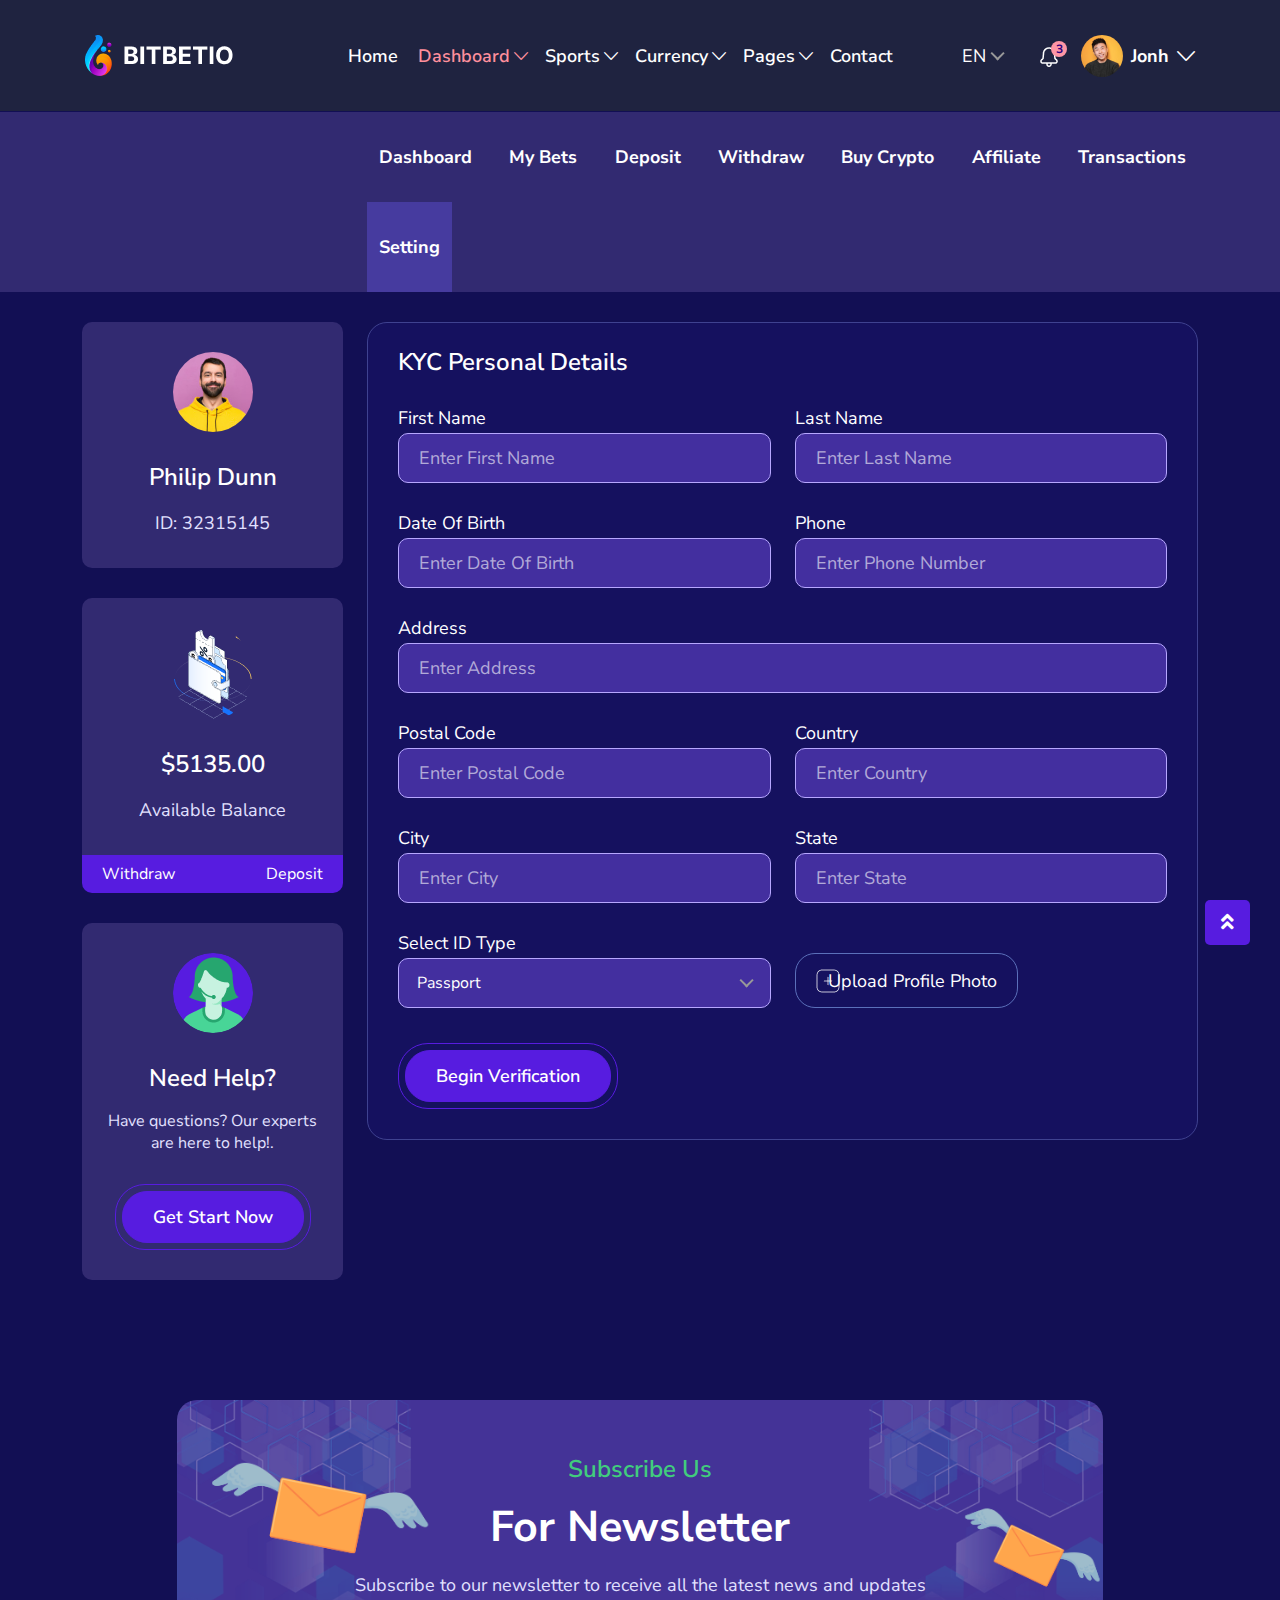
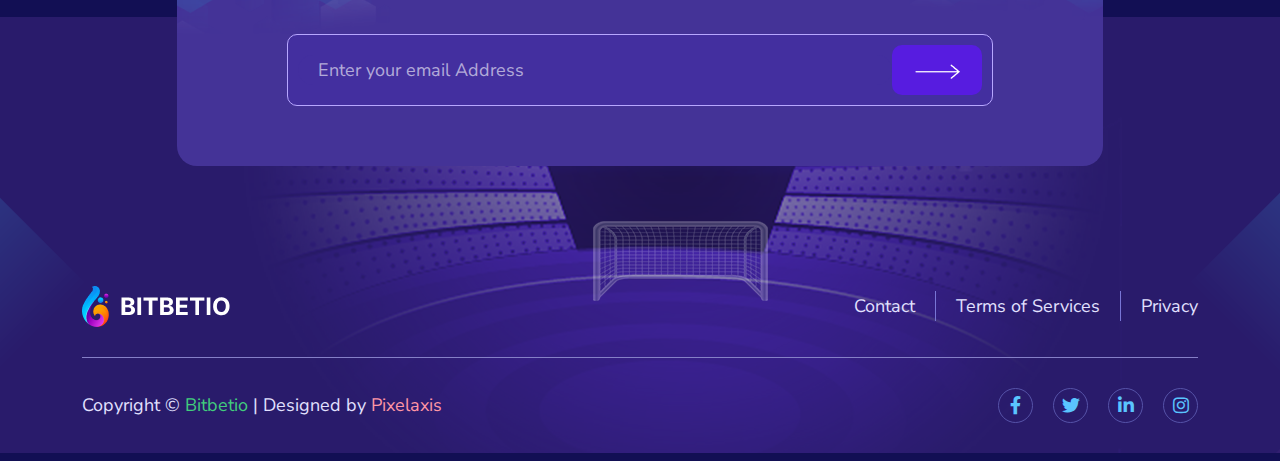
<file: personal-details-setting.html>
<!DOCTYPE html>
<html lang="en">

<head>
    <meta charset="UTF-8">
    <meta http-equiv="X-UA-Compatible" content="IE=edge">
    <meta name="viewport" content="width=device-width, initial-scale=1.0">
    <meta http-equiv="X-UA-Compatible" content="ie=edge">
    <title>Bitbetio - HTML Template</title>

    <link rel="shortcut icon" href="favicons/images-fav.png" type="image/x-icon">
    <link rel="stylesheet" href="css/css-bootstrap.min.css">
    <link rel="stylesheet" href="css/css-fontawesome.min.css">
    <link rel="stylesheet" href="css/css-jquery-ui.css">
    <link rel="stylesheet" href="css/plugin-nice-select.css">
    <link rel="stylesheet" href="css/plugin-magnific-popup.css">
    <link rel="stylesheet" href="css/plugin-slick.css">
    <link rel="stylesheet" href="css/css-arafat-font.css">
    <link rel="stylesheet" href="css/plugin-animate.css">
    <link rel="stylesheet" href="css/css-style.css">
</head>

<body>
    <!-- start preloader -->
    <div class="preloader" id="preloader"></div>
    <!-- end preloader -->

    <!-- Scroll To Top Start-->
    <a href="javascript:void(0)" class="scrollToTop"><i class="fas fa-angle-double-up"></i></a>
    <!-- Scroll To Top End -->

    <!-- header-section start -->
    <header class="header-section user-dashboard">
        <div class="overlay">
            <div class="container">
                <div class="row d-flex header-area">
                    <nav class="navbar navbar-expand-lg navbar-light">
                        <a class="navbar-brand" href="index.html">
                            <img src="images/images-logo.png" class="logo" alt="logo">
                        </a>
                        <button class="navbar-toggler collapsed" type="button" data-bs-toggle="collapse" data-bs-target="#navbar-content">
                            <i class="fas fa-bars"></i>
                        </button>
                        <div class="collapse navbar-collapse justify-content-end" id="navbar-content">
                            <ul class="navbar-nav mr-auto mb-2 mb-lg-0">
                                <li class="nav-item">
                                    <a class="nav-link" aria-current="page" href="index.html">Home</a>
                                </li>
                                <li class="nav-item dropdown main-navbar">
                                    <a class="nav-link dropdown-toggle active" href="javascript:void(0)" data-bs-toggle="dropdown" data-bs-auto-close="outside">Dashboard</a>
                                    <ul class="dropdown-menu main-menu shadow">
                                        <li><a class="nav-link" href="dashboard.html">Dashboard</a></li>
                                        <li class="dropend sub-navbar">
                                            <a href="javascript:void(0)" class="dropdown-item dropdown-toggle" data-bs-toggle="dropdown" data-bs-auto-close="outside">Setting</a>
                                            <ul class="dropdown-menu sub-menu shadow">
                                                <li><a class="nav-link" href="personal-details-setting.html">Personal Details</a></li>
                                                <li><a class="nav-link" href="modify-login-password.html">Change Password</a></li>
                                            </ul>
                                        </li>
                                    </ul>
                                </li>
                                <li class="nav-item dropdown main-navbar">
                                    <a class="nav-link dropdown-toggle" href="javascript:void(0)" data-bs-toggle="dropdown" data-bs-auto-close="outside">Sports</a>
                                    <ul class="dropdown-menu main-menu shadow">
                                        <li><a class="nav-link" href="soccer-bets-2.html">Tennis</a></li>
                                        <li><a class="nav-link" href="soccer-bets-1.html">Soccer</a></li>
                                        <li><a class="nav-link" href="soccer-bets-2.html">NBA</a></li>
                                    </ul>
                                </li>
                                <li class="nav-item dropdown main-navbar">
                                    <a class="nav-link dropdown-toggle" href="javascript:void(0)" data-bs-toggle="dropdown" data-bs-auto-close="outside">Currency</a>
                                    <ul class="dropdown-menu main-menu shadow">
                                        <li><a class="nav-link" href="escrow-bets-fee.html">Escrow Bets Fee</a></li>
                                        <li><a class="nav-link" href="currency-bet.html">Currency Bet</a></li>
                                        <li><a class="nav-link" href="betting-details.html">Betting Details</a></li>
                                        <li><a class="nav-link" href="create-new-currency.html">Create Currency</a></li>
                                    </ul>
                                </li>
                                <li class="nav-item dropdown main-navbar">
                                    <a class="nav-link dropdown-toggle" href="javascript:void(0)" data-bs-toggle="dropdown" data-bs-auto-close="outside">Pages</a>
                                    <ul class="dropdown-menu main-menu shadow">
                                        <li class="dropend sub-navbar">
                                            <a href="javascript:void(0)" class="dropdown-item dropdown-toggle" data-bs-toggle="dropdown" data-bs-auto-close="outside">Tournaments</a>
                                            <ul class="dropdown-menu sub-menu shadow">
                                                <li><a class="nav-link" href="tournaments.html">Tournaments</a></li>
                                                <li><a class="nav-link" href="tournaments-details.html">Tournaments Details</a></li>
                                            </ul>
                                        </li>
                                        <li class="dropend sub-navbar">
                                            <a href="javascript:void(0)" class="dropdown-item dropdown-toggle" data-bs-toggle="dropdown" data-bs-auto-close="outside">Blog</a>
                                            <ul class="dropdown-menu sub-menu shadow">
                                                <li><a class="nav-link" href="blog.html">Blog</a></li>
                                                <li><a class="nav-link" href="blog-details.html">Blog Details</a></li>
                                            </ul>
                                        </li>
                                        <li><a class="nav-link" href="affiliate.html">Affiliate</a></li>
                                        <li><a class="nav-link" href="faqs.html">Faqs</a></li>
                                        <li><a class="nav-link" href="privacy-policy.html">Privacy Policy</a></li>
                                        <li><a class="nav-link" href="terms-conditions.html">Terms Conditions</a></li>
                                        <li><a class="nav-link" href="error.html">Error</a></li>
                                    </ul>
                                </li>
                                <li class="nav-item">
                                    <a class="nav-link" href="contact.html">Contact</a>
                                </li>
                            </ul>
                            <div class="right-area header-action d-flex align-items-center max-un">
                                <div class="single-item">
                                    <select>
                                        <option value="1">EN</option>
                                        <option value="1">BN</option>
                                        <option value="1">DA</option>
                                    </select>
                                </div>
                                <div class="single-item notifications-area">
                                    <div class="notifications-btn active-dot">
                                        <img src="images/icon-notifications.png" alt="icon">
                                        <span class="items">3</span>
                                    </div>
                                    <div class="main-area notifications-content">
                                        <div class="head-area d-flex justify-content-between">
                                            <div class="left d-flex align-items-center">
                                                <h5>Notifications</h5>
                                                <span class="mdr">03</span>
                                            </div>
                                            <button class="clear-all">
                                                <img src="images/icon-cancel-btn.png" alt="icon">
                                            </button>
                                        </div>
                                        <ul>
                                            <li class="border-area">
                                                <a href="javascript:void(0)">
                                                    <div class="img-area">
                                                        <img src="images/images-latest-tips-1.png" alt="image">
                                                    </div>
                                                    <div class="text-area">
                                                        <h6>Della Parker</h6>
                                                        <p class="mdr">+2736 Profit on Horse Racing</p>
                                                        <p class="mdr time-area">04:20 PM</p>
                                                    </div>
                                                </a>
                                            </li>
                                            <li>
                                                <a href="javascript:void(0)" class="active">
                                                    <div class="img-area">
                                                        <img src="images/images-latest-tips-2.png" alt="image">
                                                    </div>
                                                    <div class="text-area">
                                                        <h6>Terasa Estrada</h6>
                                                        <p class="mdr">+2534 Profit on Football</p>
                                                        <p class="mdr time-area">03:17 PM</p>
                                                    </div>
                                                </a>
                                            </li>
                                            <li>
                                                <a href="javascript:void(0)">
                                                    <div class="img-area">
                                                        <img src="images/images-latest-tips-3.png" alt="image">
                                                    </div>
                                                    <div class="text-area">
                                                        <h6>Tyler Bell</h6>
                                                        <p class="mdr">+2534 Profit on Football</p>
                                                        <p class="mdr time-area">05:33 PM</p>
                                                    </div>
                                                </a>
                                            </li>
                                        </ul>
                                    </div>
                                </div>
                                <div class="single-item user-area">
                                    <div class="user-btn d-flex align-items-center">
                                        <span class="user-profile">
                                            <img src="images/images-dashboard-profile-1.png" alt="icon">
                                        </span>
                                        <span class="name-area">Jonh</span>
                                        <i class="icon-c-down-arrow"></i>
                                    </div>
                                    <div class="main-area user-content">
                                        <div class="head-area d-flex">
                                            <div class="img-area">
                                                <img src="images/images-dashboard-profile-2.png" alt="icon">
                                            </div>
                                            <div class="text-area">
                                                <h5>John Doe</h5>
                                                <div class="d-flex align-items-center">
                                                    <img src="images/icon-calendar-icon-2.png" alt="icon">
                                                    <span>Joined Oct, 2021</span>
                                                </div>
                                            </div>
                                        </div>
                                        <ul>
                                            <li class="border-area">
                                                <a href="javascript:void(0)" class="active">
                                                    <img src="images/icon-dashboard-icon.png" alt="icon">
                                                    <p class="mdr">Dashboard</p>
                                                </a>
                                            </li>
                                            <li>
                                                <a href="javascript:void(0)">
                                                    <img src="images/icon-subscriptions-icon.png" alt="icon">
                                                    <p class="mdr">My Subscriptions</p>
                                                </a>
                                            </li>
                                            <li class="border-area">
                                                <a href="javascript:void(0)">
                                                    <img src="images/icon-settings-icon.png" alt="icon">
                                                    <p class="mdr">Accountring Settings</p>
                                                </a>
                                            </li>
                                            <li>
                                                <a href="javascript:void(0)">
                                                    <img src="images/icon-memberships-icon.png" alt="icon">
                                                    <p class="mdr">Manage Memberships</p>
                                                </a>
                                            </li>
                                            <li class="border-area">
                                                <a href="javascript:void(0)">
                                                    <img src="images/icon-history-icon.png" alt="icon">
                                                    <p class="mdr">Transaction History</p>
                                                </a>
                                            </li>
                                        </ul>
                                    </div>
                                </div>
                            </div>
                        </div>
                    </nav>
                </div>
            </div>
        </div>
    </header>
    <!-- header-section end -->

    <!-- Dashboard Content Section start -->
    <section class="dashboard-content pt-120">
        <div class="overlay">
            <div class="dashboard-heading">
                <div class="container">
                    <div class="row justify-content-lg-end justify-content-between">
                        <div class="col-xl-9 col-lg-12">
                            <ul class="nav" role="tablist">
                                <li class="nav-item" role="presentation">
                                    <button class="nav-link" id="dashboard-tab" data-bs-toggle="tab" data-bs-target="#dashboard" type="button" role="tab" aria-controls="dashboard" aria-selected="false">dashboard</button>
                                </li>
                                <li class="nav-item" role="presentation">
                                    <button class="nav-link" id="my-bets-tab" data-bs-toggle="tab" data-bs-target="#my-bets" type="button" role="tab" aria-controls="my-bets" aria-selected="false">my bets</button>
                                </li>
                                <li class="nav-item" role="presentation">
                                    <button class="nav-link" id="deposit-tab" data-bs-toggle="tab" data-bs-target="#deposit" type="button" role="tab" aria-controls="deposit" aria-selected="false">deposit</button>
                                </li>
                                <li class="nav-item" role="presentation">
                                    <button class="nav-link" id="withdraw-tab" data-bs-toggle="tab" data-bs-target="#withdraw" type="button" role="tab" aria-controls="withdraw" aria-selected="false">withdraw</button>
                                </li>
                                <li class="nav-item" role="presentation">
                                    <button class="nav-link" id="buy-crypto-tab" data-bs-toggle="tab" data-bs-target="#buy-crypto" type="button" role="tab" aria-controls="buy-crypto" aria-selected="false">buy crypto</button>
                                </li>
                                <li class="nav-item" role="presentation">
                                    <button class="nav-link" id="affiliate-tab" data-bs-toggle="tab" data-bs-target="#affiliate" type="button" role="tab" aria-controls="affiliate" aria-selected="false">affiliate</button>
                                </li>
                                <li class="nav-item" role="presentation">
                                    <button class="nav-link" id="transactions-tab" data-bs-toggle="tab" data-bs-target="#transactions" type="button" role="tab" aria-controls="transactions" aria-selected="false">transactions</button>
                                </li>
                                <li class="nav-item" role="presentation">
                                    <button class="nav-link active" id="setting-tab" data-bs-toggle="tab" data-bs-target="#setting" type="button" role="tab" aria-controls="setting" aria-selected="true">setting</button>
                                </li>
                            </ul>
                        </div>
                    </div>
                </div>
            </div>
            <div class="container">
                <div class="row justify-content-center">
                    <div class="col-xl-3 col-lg-4 col-md-6">
                        <div class="dashboard-sidebar">
                            <div class="single-item">
                                <img src="images/images-profile-img-1.png" alt="images">
                                <h5>Philip Dunn</h5>
                                <p>ID: 32315145</p>
                            </div>
                            <div class="balance">
                                <div class="single-item">
                                    <img src="images/icon-dashboard-sidebar-icon-1.png" alt="images">
                                    <h5>$5135.00</h5>
                                    <p>Available Balance</p>
                                </div>
                                <div class="bottom-area d-flex align-items-center justify-content-between">
                                    <a href="javascript:void(0)" class="mdr withdraw-btn">Withdraw</a>
                                    <a href="javascript:void(0)" class="mdr deposit-btn">Deposit</a>
                                </div>
                            </div>
                            <div class="single-item">
                                <img src="images/icon-dashboard-sidebar-icon-2.png" alt="images">
                                <h5>Need Help?</h5>
                                <p class="mdr">Have questions? Our experts are here to help!.</p>
                                <span class="btn-border">
                                    <a href="contact.html" class="cmn-btn">Get Start Now</a>
                                </span>
                            </div>
                        </div>
                    </div>
                    <div class="col-xl-9 col-lg-8">
                        <div class="tab-content">
                            <div class="tab-pane fade" id="dashboard" role="tabpanel" aria-labelledby="dashboard-tab">
                                <div class="row">
                                    <div class="col-xl-4 col-lg-6">
                                        <div class="single-info">
                                            <img src="images/icon-user-info-icon-1.png" alt="icon">
                                            <div class="text-area">
                                                <h4>678</h4>
                                                <p class="mdr">Total Match</p>
                                            </div>
                                        </div>
                                    </div>
                                    <div class="col-xl-4 col-lg-6">
                                        <div class="single-info">
                                            <img src="images/icon-user-info-icon-2.png" alt="icon">
                                            <div class="text-area">
                                                <h4>91%</h4>
                                                <p class="mdr">Win Ratio</p>
                                            </div>
                                        </div>
                                    </div>
                                    <div class="col-xl-4 col-lg-6">
                                        <div class="single-info">
                                            <img src="images/icon-user-info-icon-3.png" alt="icon">
                                            <div class="text-area">
                                                <h4>22</h4>
                                                <p class="mdr">Achievements</p>
                                            </div>
                                        </div>
                                    </div>
                                    <div class="col-12">
                                        <h5 class="title">Recent Activity</h5>
                                        <div class="table-responsive">
                                            <table class="table">
                                                <thead>
                                                    <tr>
                                                        <th scope="col">Date/Time</th>
                                                        <th scope="col">Type</th>
                                                        <th scope="col">Currency</th>
                                                        <th scope="col">Amount</th>
                                                    </tr>
                                                </thead>
                                                <tbody>
                                                    <tr>
                                                        <th scope="row">2021-01-07 16:33:53</th>
                                                        <td>Deposit</td>
                                                        <td>BTC</td>
                                                        <td>
                                                            <img src="images/icon-dashboard-coin-icon-1.png" alt="icon">
                                                            0.00016556
                                                        </td>
                                                    </tr>
                                                    <tr>
                                                        <th scope="row">2021-01-07 16:33:53</th>
                                                        <td>Withdrawal</td>
                                                        <td>BTC</td>
                                                        <td>
                                                            <img src="images/icon-dashboard-coin-icon-1.png" alt="icon">
                                                            0.00016556
                                                        </td>
                                                    </tr>
                                                    <tr>
                                                        <th scope="row">2021-01-07 16:33:53</th>
                                                        <td>Refer com.</td>
                                                        <td>USDT</td>
                                                        <td>
                                                            <img src="images/icon-dashboard-coin-icon-2.png" alt="icon">
                                                            13.1072000
                                                        </td>
                                                    </tr>
                                                    <tr>
                                                        <th scope="row">2021-01-07 16:33:53</th>
                                                        <td>Withdrawal</td>
                                                        <td>BTC</td>
                                                        <td>
                                                            <img src="images/icon-dashboard-coin-icon-1.png" alt="icon">
                                                            0.00016556
                                                        </td>
                                                    </tr>
                                                    <tr>
                                                        <th scope="row">2021-01-07 16:33:53</th>
                                                        <td>Deposit</td>
                                                        <td>TRX</td>
                                                        <td>
                                                            <img src="images/icon-dashboard-coin-icon-3.png" alt="icon">
                                                            368.033428
                                                        </td>
                                                    </tr>
                                                    <tr>
                                                        <th scope="row">2021-01-07 16:33:53</th>
                                                        <td>Refer com.</td>
                                                        <td>BTC</td>
                                                        <td>
                                                            <img src="images/icon-dashboard-coin-icon-1.png" alt="icon">
                                                            0.00016556
                                                        </td>
                                                    </tr>
                                                </tbody>
                                            </table>
                                        </div>
                                    </div>
                                </div>
                            </div>
                            <div class="tab-pane fade" id="my-bets" role="tabpanel" aria-labelledby="my-bets-tab">
                                <div class="bets-tab">
                                    <div class="d-flex">
                                        <ul class="nav" role="tablist">
                                            <li class="nav-item" role="presentation">
                                                <button class="cmn-btn active" id="open-playing-tab" data-bs-toggle="tab" data-bs-target="#open-playing" type="button" role="tab" aria-controls="open-playing" aria-selected="true">Open
                                                    Playing</button>
                                            </li>
                                            <li class="nav-item" role="presentation">
                                                <button class="cmn-btn" id="canceled-tab" data-bs-toggle="tab" data-bs-target="#canceled" type="button" role="tab" aria-controls="canceled" aria-selected="false">Canceled</button>
                                            </li>
                                            <li class="nav-item" role="presentation">
                                                <button class="cmn-btn" id="finished-tab" data-bs-toggle="tab" data-bs-target="#finished" type="button" role="tab" aria-controls="finished" aria-selected="false">Finished</button>
                                            </li>
                                        </ul>
                                    </div>
                                    <div class="bet-this-game">
                                        <div class="tab-content">
                                            <div class="tab-pane fade show active" id="open-playing" role="tabpanel" aria-labelledby="open-playing-tab">
                                                <div class="single-area">
                                                    <div class="head-area d-flex align-items-center">
                                                        <span class="mdr cmn-btn">Pick Winner</span>
                                                        <p>Mar 23, 2022,3:45PM EDT</p>
                                                    </div>
                                                    <div class="main-content">
                                                        <div class="team-single">
                                                            <h4>Arsenal</h4>
                                                            <span class="mdr">Home</span>
                                                            <div class="img-area">
                                                                <img src="images/images-team-logo-1.png" alt="image">
                                                            </div>
                                                        </div>
                                                        <div class="mid-area text-center">
                                                            <div class="countdown d-flex align-items-center justify-content-center">
                                                                <h4>
                                                                    <span class="hours">15</span><span class="ref">h</span><span class="seperator">:</span>
                                                                </h4>
                                                                <h4>
                                                                    <span class="minutes">21</span><span class="ref">m</span><span class="seperator">:</span>
                                                                </h4>
                                                                <h4>
                                                                    <span class="seconds">17</span><span class="ref">s</span>
                                                                </h4>
                                                            </div>
                                                            <h6>Division- Belarus</h6>
                                                        </div>
                                                        <div class="team-single">
                                                            <h4>Volna</h4>
                                                            <span class="mdr">Away</span>
                                                            <div class="img-area">
                                                                <img src="images/images-team-logo-2.png" alt="image">
                                                            </div>
                                                        </div>
                                                    </div>
                                                    <div class="bottom-item">
                                                        <button type="button" class="cmn-btn firstTeam" data-bs-toggle="modal" data-bs-target="#betpop-up">Eagle will
                                                            win</button>
                                                        <button type="button" class="cmn-btn draw" data-bs-toggle="modal" data-bs-target="#betpop-up">Draw</button>
                                                        <button type="button" class="cmn-btn lastTeam" data-bs-toggle="modal" data-bs-target="#betpop-up">Paeek will
                                                            win</button>
                                                    </div>
                                                </div>
                                            </div>
                                            <div class="tab-pane fade" id="canceled" role="tabpanel" aria-labelledby="canceled-tab">
                                                <div class="single-area">
                                                    <div class="head-area d-flex align-items-center">
                                                        <span class="mdr cmn-btn">Pick Winner</span>
                                                        <p>Mar 23, 2022,3:45PM EDT</p>
                                                    </div>
                                                    <div class="main-content">
                                                        <div class="team-single">
                                                            <h4>Apollon</h4>
                                                            <span class="mdr">Home</span>
                                                            <div class="img-area">
                                                                <img src="images/images-team-logo-3.png" alt="image">
                                                            </div>
                                                        </div>
                                                        <div class="mid-area text-center">
                                                            <div class="countdown d-flex align-items-center justify-content-center">
                                                                <h4>
                                                                    <span class="hours">15</span><span class="ref">h</span><span class="seperator">:</span>
                                                                </h4>
                                                                <h4>
                                                                    <span class="minutes">15</span><span class="ref">m</span><span class="seperator">:</span>
                                                                </h4>
                                                                <h4>
                                                                    <span class="seconds">46</span><span class="ref">s</span>
                                                                </h4>
                                                            </div>
                                                            <h6>Division (Cyprus)</h6>
                                                        </div>
                                                        <div class="team-single">
                                                            <h4>Paeek</h4>
                                                            <span class="mdr">Away</span>
                                                            <div class="img-area">
                                                                <img src="images/images-team-logo-4.png" alt="image">
                                                            </div>
                                                        </div>
                                                    </div>
                                                    <div class="bottom-item">
                                                        <button type="button" class="cmn-btn" data-bs-toggle="modal" data-bs-target="#betpop-up">Eagle will win</button>
                                                        <button type="button" class="cmn-btn" data-bs-toggle="modal" data-bs-target="#betpop-up">Draw</button>
                                                        <button type="button" class="cmn-btn" data-bs-toggle="modal" data-bs-target="#betpop-up">Paeek will win</button>
                                                    </div>
                                                </div>
                                            </div>
                                            <div class="tab-pane fade" id="finished" role="tabpanel" aria-labelledby="finished-tab">
                                                <div class="single-area">
                                                    <div class="head-area d-flex align-items-center">
                                                        <span class="mdr cmn-btn">Pick Winner</span>
                                                        <p>Mar 23, 2022,3:45PM EDT</p>
                                                    </div>
                                                    <div class="main-content">
                                                        <div class="team-single">
                                                            <h4>Raufoss</h4>
                                                            <span class="mdr">Home</span>
                                                            <div class="img-area">
                                                                <img src="images/images-team-logo-5.png" alt="image">
                                                            </div>
                                                        </div>
                                                        <div class="mid-area text-center">
                                                            <div class="countdown d-flex align-items-center justify-content-center">
                                                                <h4>
                                                                    <span class="hours">15</span><span class="ref">h</span><span class="seperator">:</span>
                                                                </h4>
                                                                <h4>
                                                                    <span class="minutes">15</span><span class="ref">m</span><span class="seperator">:</span>
                                                                </h4>
                                                                <h4>
                                                                    <span class="seconds">17</span><span class="ref">s</span>
                                                                </h4>
                                                            </div>
                                                            <h6>Division (Norway)</h6>
                                                        </div>
                                                        <div class="team-single">
                                                            <h4>&Aring;sane</h4>
                                                            <span class="mdr">Away</span>
                                                            <div class="img-area">
                                                                <img src="images/images-team-logo-6.png" alt="image">
                                                            </div>
                                                        </div>
                                                    </div>
                                                    <div class="bottom-item">
                                                        <button type="button" class="cmn-btn" data-bs-toggle="modal" data-bs-target="#betpop-up">Eagle will win</button>
                                                        <button type="button" class="cmn-btn" data-bs-toggle="modal" data-bs-target="#betpop-up">Draw</button>
                                                        <button type="button" class="cmn-btn" data-bs-toggle="modal" data-bs-target="#betpop-up">Paeek will win</button>
                                                    </div>
                                                </div>
                                            </div>
                                        </div>
                                    </div>
                                </div>
                            </div>
                            <div class="tab-pane fade" id="deposit" role="tabpanel" aria-labelledby="deposit-tab">
                                <div class="deposit-with-tab">
                                    <div class="row">
                                        <div class="col-xxl-4 col-xl-5">
                                            <div class="balance-area">
                                                <div class="head-area d-flex align-items-center justify-content-between">
                                                    <p class="mdr">Current Balance</p>
                                                    <select>
                                                        <option value="1">BTC</option>
                                                        <option value="2">ETH</option>
                                                        <option value="3">LTC</option>
                                                    </select>
                                                </div>
                                                <h6>0.1018183873 <span>BTC</span></h6>
                                                <p class="mdr">1BTC = 49,345.50 USD</p>
                                            </div>
                                        </div>
                                        <div class="col-xxl-8 col-xl-7">
                                            <div class="right-area">
                                                <h5>Deposit BTC</h5>
                                                <p class="para-area">You may switch to other currencies in the Left side
                                                    option.</p>
                                                <div class="address-bar">
                                                    <p>BTC Deposit Address</p>
                                                    <div class="input-area">
                                                        <input type="text" value="bc1quxahsy9s7h99q5q4xykmmmh">
                                                        <img src="images/icon-copy-icon.png" alt="icon">
                                                    </div>
                                                    <div class="qr-copy d-flex justify-content-end align-items-center">
                                                        <p class="mdr">Show QR Code</p>
                                                        <p class="mdr">Copy Address</p>
                                                    </div>
                                                </div>
                                                <div class="bottom-area">
                                                    <div class="single-item">
                                                        <h6>Important :</h6>
                                                        <p>Send only BTC to this address, sending any other coin or
                                                            token</p>
                                                    </div>
                                                    <div class="single-item">
                                                        <h6>Notice :</h6>
                                                        <p>Your deposit will be credited after 1 confirmation on the BTC
                                                            blockchain network.</p>
                                                    </div>
                                                </div>
                                            </div>
                                        </div>
                                    </div>
                                </div>
                            </div>
                            <div class="tab-pane fade" id="withdraw" role="tabpanel" aria-labelledby="withdraw-tab">
                                <div class="deposit-with-tab withdraw">
                                    <div class="row">
                                        <div class="col-xxl-4 col-xl-5">
                                            <div class="balance-area">
                                                <div class="head-area d-flex align-items-center justify-content-between">
                                                    <p class="mdr">Current Balance</p>
                                                    <select>
                                                        <option value="1">BTC</option>
                                                        <option value="2">ETH</option>
                                                        <option value="3">LTC</option>
                                                    </select>
                                                </div>
                                                <h6>0.1018183873 <span>BTC</span></h6>
                                                <p class="mdr">1BTC = 49,345.50 USD</p>
                                            </div>
                                        </div>
                                        <div class="col-xxl-8 col-xl-7">
                                            <div class="right-area">
                                                <h5>Withdraw BITCOIN</h5>
                                                <p class="para-area">You may switch to other currencies in the Left side
                                                    option.</p>
                                                <div class="address-bar">
                                                    <form action="#">
                                                        <div class="input-single">
                                                            <label>Amount</label>
                                                            <div class="input-area">
                                                                <input type="text" placeholder="Enter Amount">
                                                            </div>
                                                        </div>
                                                        <div class="input-single">
                                                            <label>Payment Address</label>
                                                            <div class="input-area">
                                                                <input type="text" placeholder="Enter Payment Address">
                                                            </div>
                                                        </div>
                                                        <span class="btn-border">
                                                            <a href="javascript:void(0)" class="cmn-btn">Get Start
                                                                Now</a>
                                                        </span>
                                                    </form>
                                                </div>
                                                <div class="bottom-area">
                                                    <div class="single-item">
                                                        <h6>Transaction fee:</h6>
                                                        <p>Your withdrawal will also have 0.0006 BTC subtracted to cover
                                                            the transaction fee.</p>
                                                    </div>
                                                </div>
                                            </div>
                                        </div>
                                    </div>
                                </div>
                            </div>
                            <div class="tab-pane fade" id="buy-crypto" role="tabpanel" aria-labelledby="buy-crypto-tab">
                                <div class="buy-crypto">
                                    <div class="row">
                                        <div class="col-12">
                                            <div class="main-content">
                                                <h5>Buy cryptocurrency directly to your Bitbetio Account</h5>
                                                <p>Once payment is completed, your cryptocurrency will be available in
                                                    your Jugaro account within minutes</p>
                                                <div class="form-box">
                                                    <p>1. Choose the crypto you wish to buy, enter the amount, and
                                                        choose your favorite payment method.</p>
                                                    <form action="#">
                                                        <div class="row">
                                                            <div class="col-6">
                                                                <div class="input-single">
                                                                    <label>Buy</label>
                                                                    <div class="input-area">
                                                                        <select>
                                                                            <option value="1">BTC</option>
                                                                            <option value="2">ETH</option>
                                                                            <option value="3">LTC</option>
                                                                        </select>
                                                                    </div>
                                                                </div>
                                                            </div>
                                                            <div class="col-6">
                                                                <div class="input-single">
                                                                    <label>Payment Methods</label>
                                                                    <div class="input-area">
                                                                        <select>
                                                                            <option value="1">Visa</option>
                                                                            <option value="2">Credit</option>
                                                                            <option value="3">Master</option>
                                                                        </select>
                                                                    </div>
                                                                </div>
                                                            </div>
                                                            <div class="col-12">
                                                                <div class="input-single">
                                                                    <label>Amount</label>
                                                                    <div class="input-select d-flex align-items-center">
                                                                        <input type="text" placeholder="100">
                                                                        <select>
                                                                            <option value="1">USD</option>
                                                                            <option value="2">SGD</option>
                                                                            <option value="3">AUD</option>
                                                                        </select>
                                                                    </div>
                                                                </div>
                                                            </div>
                                                        </div>
                                                    </form>
                                                </div>
                                                <div class="table-area">
                                                    <p>2. Choose the best offer from our payment partners, and complete
                                                        your purchase.</p>
                                                    <div class="table-responsive">
                                                        <table class="table">
                                                            <thead>
                                                                <tr>
                                                                    <th scope="col">Channels</th>
                                                                    <th scope="col">Arrival Time</th>
                                                                    <th scope="col">You will get</th>
                                                                    <th scope="col">Rate ( Fee Included)</th>
                                                                    <th scope="col">Trade</th>
                                                                </tr>
                                                            </thead>
                                                            <tbody>
                                                                <tr>
                                                                    <th scope="row">
                                                                        <img src="images/icon-buy-crypto-logo-1.png" alt="icon">
                                                                    </th>
                                                                    <td>5-15 mins</td>
                                                                    <td>0.003091 BTC</td>
                                                                    <td>39254.59 USD</td>
                                                                    <td><a href="javascript:void(0)" class="cmn-btn">BUY</a></td>
                                                                </tr>
                                                                <tr>
                                                                    <th scope="row">
                                                                        <img src="images/icon-buy-crypto-logo-1.png" alt="icon">
                                                                    </th>
                                                                    <td>5-15 mins</td>
                                                                    <td>0.003091 BTC</td>
                                                                    <td>39254.59 USD</td>
                                                                    <td><a href="javascript:void(0)" class="cmn-btn">BUY</a></td>
                                                                </tr>
                                                                <tr>
                                                                    <th scope="row">
                                                                        <img src="images/icon-buy-crypto-logo-1.png" alt="icon">
                                                                    </th>
                                                                    <td>5-15 mins</td>
                                                                    <td>0.003091 BTC</td>
                                                                    <td>39254.59 USD</td>
                                                                    <td><a href="javascript:void(0)" class="cmn-btn">BUY</a></td>
                                                                </tr>
                                                            </tbody>
                                                        </table>
                                                    </div>
                                                </div>
                                            </div>
                                        </div>
                                    </div>
                                </div>
                            </div>
                            <div class="tab-pane fade" id="affiliate" role="tabpanel" aria-labelledby="affiliate-tab">
                                <div class="affiliate-tab">
                                    <div class="row">
                                        <div class="col-12">
                                            <h5>Affiliate Program</h5>
                                            <p>Get a lifetime reward up to 15% for inviting new people!</p>
                                            <div class="referral-bar">
                                                <p>My Referral Link</p>
                                                <div class="input-area">
                                                    <input type="text" value="bc1quxahsy9s7h99q5q4xykmmmh">
                                                    <img src="images/icon-copy-icon.png" alt="icon">
                                                </div>
                                            </div>
                                            <div class="row">
                                                <div class="col-xl-6">
                                                    <div class="single-info">
                                                        <img src="images/icon-earned-referral-icon-1.png" alt="icon">
                                                        <div class="text-area">
                                                            <h4>$2956.00</h4>
                                                            <p class="mdr">Earned Referral</p>
                                                        </div>
                                                    </div>
                                                </div>
                                                <div class="col-xl-6">
                                                    <div class="single-info">
                                                        <img src="images/icon-earned-referral-icon-2.png" alt="icon">
                                                        <div class="text-area">
                                                            <h4>$208.00</h4>
                                                            <p class="mdr">Last Month</p>
                                                        </div>
                                                    </div>
                                                </div>
                                            </div>
                                            <div class="table-area">
                                                <div class="head-area d-flex justify-content-between align-items-center">
                                                    <h5>Referral History</h5>
                                                    <div class="input-area d-flex align-items-center">
                                                        <input type="text" id="dateSelect" placeholder="015/08/2020 - 025/01/2021">
                                                        <img src="images/icon-date-icon.png" class="max-un" alt="icon">
                                                    </div>
                                                </div>
                                                <div class="table-responsive">
                                                    <table class="table">
                                                        <thead>
                                                            <tr>
                                                                <th scope="col">Date</th>
                                                                <th scope="col">Level</th>
                                                                <th scope="col">Username</th>
                                                                <th scope="col">Earned</th>
                                                                <th scope="col">E-mail</th>
                                                            </tr>
                                                        </thead>
                                                        <tbody>
                                                            <tr>
                                                                <th scope="row">16 APR</th>
                                                                <td>Level01</td>
                                                                <td>Maxine24</td>
                                                                <td>0.00000000BTC</td>
                                                                <td><a href="email-protection.html" class="__cf_email__" data-cfemail="da97bba2b3b4bfe8ee9abdb7bbb3b6f4b9b5b7">[email&nbsp;protected]</a></td>
                                                            </tr>
                                                            <tr>
                                                                <th scope="row">16 APR</th>
                                                                <td>Level01</td>
                                                                <td>Maxine24</td>
                                                                <td>0.00000000BTC</td>
                                                                <td><a href="email-protection.html" class="__cf_email__" data-cfemail="aee3cfd6c7c0cb9c9aeec9c3cfc7c280cdc1c3">[email&nbsp;protected]</a></td>
                                                            </tr>
                                                            <tr>
                                                                <th scope="row">16 APR</th>
                                                                <td>Level01</td>
                                                                <td>Maxine24</td>
                                                                <td>0.00000000BTC</td>
                                                                <td><a href="email-protection.html" class="__cf_email__" data-cfemail="307d5148595e55020470575d51595c1e535f5d">[email&nbsp;protected]</a></td>
                                                            </tr>
                                                            <tr>
                                                                <th scope="row">16 APR</th>
                                                                <td>Level01</td>
                                                                <td>Maxine24</td>
                                                                <td>0.00000000BTC</td>
                                                                <td><a href="email-protection.html" class="__cf_email__" data-cfemail="d29fb3aabbbcb7e0e692b5bfb3bbbefcb1bdbf">[email&nbsp;protected]</a></td>
                                                            </tr>
                                                        </tbody>
                                                    </table>
                                                </div>
                                            </div>
                                        </div>
                                    </div>
                                </div>
                            </div>
                            <div class="tab-pane fade" id="transactions" role="tabpanel" aria-labelledby="transactions-tab">
                                <div class="transactions-tab">
                                    <div class="head-area">
                                        <form action="#">
                                            <div class="single-input">
                                                <label>Month</label>
                                                <select>
                                                    <option value="1">2021/01</option>
                                                    <option value="2">2021/02</option>
                                                    <option value="3">2021/03</option>
                                                    <option value="4">2021/04</option>
                                                </select>
                                            </div>
                                            <div class="single-input">
                                                <label>Type</label>
                                                <select>
                                                    <option value="1">Type 1</option>
                                                    <option value="2">Type 2</option>
                                                    <option value="3">Type 3</option>
                                                    <option value="4">Type 4</option>
                                                </select>
                                            </div>
                                            <div class="single-input">
                                                <label>Currency</label>
                                                <select>
                                                    <option value="1">Currency 1</option>
                                                    <option value="2">Currency 2</option>
                                                    <option value="3">Currency 3</option>
                                                    <option value="4">Currency 4</option>
                                                </select>
                                            </div>
                                            <div class="text-end">
                                                <button>Filter</button>
                                            </div>
                                        </form>
                                    </div>
                                    <div class="table-responsive">
                                        <table class="table">
                                            <thead>
                                                <tr>
                                                    <th scope="col">Date/Time</th>
                                                    <th scope="col">Type</th>
                                                    <th scope="col">Currency</th>
                                                    <th scope="col">Amount</th>
                                                </tr>
                                            </thead>
                                            <tbody>
                                                <tr>
                                                    <th scope="row">2021-01-07 16:33:53</th>
                                                    <td>Deposit</td>
                                                    <td>BTC</td>
                                                    <td>
                                                        <img src="images/icon-dashboard-coin-icon-1.png" alt="icon">
                                                        0.00016556
                                                    </td>
                                                </tr>
                                                <tr>
                                                    <th scope="row">2021-01-07 16:33:53</th>
                                                    <td>Withdrawal</td>
                                                    <td>BTC</td>
                                                    <td>
                                                        <img src="images/icon-dashboard-coin-icon-1.png" alt="icon">
                                                        0.00016556
                                                    </td>
                                                </tr>
                                                <tr>
                                                    <th scope="row">2021-01-07 16:33:53</th>
                                                    <td>Refer com.</td>
                                                    <td>USDT</td>
                                                    <td>
                                                        <img src="images/icon-dashboard-coin-icon-2.png" alt="icon">
                                                        13.1072000
                                                    </td>
                                                </tr>
                                                <tr>
                                                    <th scope="row">2021-01-07 16:33:53</th>
                                                    <td>Withdrawal</td>
                                                    <td>BTC</td>
                                                    <td>
                                                        <img src="images/icon-dashboard-coin-icon-1.png" alt="icon">
                                                        0.00016556
                                                    </td>
                                                </tr>
                                                <tr>
                                                    <th scope="row">2021-01-07 16:33:53</th>
                                                    <td>Deposit</td>
                                                    <td>TRX</td>
                                                    <td>
                                                        <img src="images/icon-dashboard-coin-icon-3.png" alt="icon">
                                                        368.033428
                                                    </td>
                                                </tr>
                                                <tr>
                                                    <th scope="row">2021-01-07 16:33:53</th>
                                                    <td>Refer com.</td>
                                                    <td>BTC</td>
                                                    <td>
                                                        <img src="images/icon-dashboard-coin-icon-1.png" alt="icon">
                                                        0.00016556
                                                    </td>
                                                </tr>
                                            </tbody>
                                        </table>
                                    </div>
                                </div>
                            </div>
                            <div class="tab-pane fade show active" id="setting" role="tabpanel" aria-labelledby="setting-tab">
                                <div class="setting-tab">
                                    <div class="setting-personal-details">
                                        <h5>KYC Personal Details</h5>
                                        <form action="#">
                                            <div class="row">
                                                <div class="col-lg-6">
                                                    <div class="single-input">
                                                        <label for="perFname">First Name</label>
                                                        <input type="text" id="perFname" placeholder="Enter First Name">
                                                    </div>
                                                </div>
                                                <div class="col-lg-6">
                                                    <div class="single-input">
                                                        <label for="perLname">Last Name</label>
                                                        <input type="text" id="perLname" placeholder="Enter Last Name">
                                                    </div>
                                                </div>
                                                <div class="col-lg-6">
                                                    <div class="single-input">
                                                        <label for="birth">Date Of Birth</label>
                                                        <input type="text" id="birth" placeholder="Enter Date Of Birth">
                                                    </div>
                                                </div>
                                                <div class="col-lg-6">
                                                    <div class="single-input">
                                                        <label for="phone">Phone</label>
                                                        <input type="text" id="phone" placeholder="Enter Phone Number">
                                                    </div>
                                                </div>
                                                <div class="col-lg-12">
                                                    <div class="single-input">
                                                        <label for="address">Address</label>
                                                        <input type="text" id="address" placeholder="Enter Address">
                                                    </div>
                                                </div>
                                                <div class="col-lg-6">
                                                    <div class="single-input">
                                                        <label for="postalcode">Postal Code</label>
                                                        <input type="text" id="postalcode" placeholder="Enter Postal Code">
                                                    </div>
                                                </div>
                                                <div class="col-lg-6">
                                                    <div class="single-input">
                                                        <label for="country">Country</label>
                                                        <input type="text" id="country" placeholder="Enter Country">
                                                    </div>
                                                </div>
                                                <div class="col-lg-6">
                                                    <div class="single-input">
                                                        <label for="city">City</label>
                                                        <input type="text" id="city" placeholder="Enter City">
                                                    </div>
                                                </div>
                                                <div class="col-lg-6">
                                                    <div class="single-input">
                                                        <label for="state">State</label>
                                                        <input type="text" id="state" placeholder="Enter State">
                                                    </div>
                                                </div>
                                                <div class="col-lg-6">
                                                    <div class="single-input">
                                                        <label>Select ID Type</label>
                                                        <select>
                                                            <option value="1">Passport</option>
                                                            <option value="2">Nation ID Card</option>
                                                            <option value="3">Driving License</option>
                                                        </select>
                                                    </div>
                                                </div>
                                                <div class="col-lg-6 d-flex align-items-end">
                                                    <div class="single-input">
                                                        <div class="file-upload">
                                                            <div class="right-area">
                                                                <label class="file">
                                                                    <input type="file">
                                                                    <span class="file-custom"></span>
                                                                </label>
                                                            </div>
                                                        </div>
                                                    </div>
                                                </div>
                                                <div class="col-lg-6">
                                                    <span class="btn-border">
                                                        <button class="cmn-btn">Begin Verification</button>
                                                    </span>
                                                </div>
                                            </div>
                                        </form>
                                    </div>
                                </div>
                            </div>
                        </div>
                    </div>
                </div>
            </div>
        </div>
    </section>
    <!-- Dashboard Content Section end -->

    <!-- Betpop Up Modal start -->
    <div class="betpopmodal">
        <div class="modal fade" id="betpop-up" tabindex="-1" aria-hidden="true">
            <div class="modal-dialog modal-dialog-centered">
                <div class="container">
                    <div class="row justify-content-center">
                        <div class="col-xxl-8 col-xl-9 col-lg-11">
                            <div class="modal-content">
                                <div class="modal-header">
                                    <button type="button" class="btn-close" data-bs-dismiss="modal" aria-label="Close"></button>
                                </div>
                                <div class="modal-body">
                                    <div class="top-item">
                                        <a href="javascript:void(0)" class="cmn-btn firstTeam">Eagle will win</a>
                                        <a href="javascript:void(0)" class="cmn-btn active draw">Draw</a>
                                        <a href="javascript:void(0)" class="cmn-btn lastTeam">Paeek will win</a>
                                    </div>
                                    <div class="select-odds d-flex align-items-center">
                                        <h6>Select Odds</h6>
                                        <div class="d-flex in-dec-val">
                                            <input type="text" value="1.5" class="InDeVal2">
                                            <div class="btn-area">
                                                <button class="plus2">
                                                    <img src="images/icon-up-arrow.png" alt="icon">
                                                </button>
                                                <button class="minus2">
                                                    <img src="images/icon-down-arrow.png" alt="icon">
                                                </button>
                                            </div>
                                        </div>
                                    </div>
                                    <div class="mid-area">
                                        <div class="single-area">
                                            <div class="item-title d-flex align-items-center justify-content-between">
                                                <span>Bet Value :</span>
                                                <select>
                                                    <option value="eth">ETH</option>
                                                    <option value="eth">ETH</option>
                                                    <option value="eth">ETH</option>
                                                </select>
                                            </div>
                                            <div class="d-flex in-dec-val">
                                                <input type="text" value="0.1" class="InDeVal1">
                                                <div class="btn-area">
                                                    <button class="plus">
                                                        <img src="images/icon-up-arrow.png" alt="icon">
                                                    </button>
                                                    <button class="minus">
                                                        <img src="images/icon-down-arrow.png" alt="icon">
                                                    </button>
                                                </div>
                                            </div>
                                        </div>
                                        <div class="single-area quick-amounts">
                                            <div class="item-title d-flex align-items-center">
                                                <p>Quick Amounts</p>
                                            </div>
                                            <div class="input-item">
                                                <button class="quickIn">0.005</button>
                                                <button class="quickIn">0.025</button>
                                                <button class="quickIn">0.1</button>
                                                <button class="quickIn">0.5</button>
                                                <button class="quickIn">2.5</button>
                                            </div>
                                        </div>
                                        <div class="single-area smart-value">
                                            <div class="item-title d-flex align-items-center">
                                                <p class="mdr">Smart Contact Value</p>
                                            </div>
                                            <div class="contact-val d-flex align-items-center">
                                                <h4>0.1103</h4>
                                                <h5>ETH</h5>
                                            </div>
                                        </div>
                                    </div>
                                    <div class="bottom-area">
                                        <div class="fee-area">
                                            <p>Winner will get: <span class="amount">0.179</span> ETH</p>
                                            <p class="fee">Escrow Fee: <span>5%</span></p>
                                        </div>
                                        <div class="btn-area">
                                            <button>Make (0.1 ETH) Bet</button>
                                        </div>
                                        <div class="bottom-right">
                                            <p>Game Closes:</p>
                                            <p class="date-area">Mar <span>21,2021-1:00</span> Am</p>
                                        </div>
                                    </div>
                                </div>
                            </div>
                        </div>
                    </div>
                </div>
            </div>
        </div>
    </div>
    <!-- Betpop Up Modal end -->

    <!-- Footer Area Start -->
    <footer class="footer-section">
        <div class="container pt-120">
            <div class="row justify-content-center">
                <div class="col-lg-10">
                    <div class="newsletter">
                        <div class="section-text text-center">
                            <h5 class="sub-title">Subscribe Us</h5>
                            <h3 class="title">For Newsletter</h3>
                            <p>Subscribe to our newsletter to receive all the latest news and updates</p>
                        </div>
                        <form action="#">
                            <div class="form-group d-flex align-items-center">
                                <input type="text" placeholder="Enter your email Address">
                                <button><img src="images/icon-arrow-right-2.png" alt="icon"></button>
                            </div>
                        </form>
                    </div>
                </div>
            </div>
            <div class="footer-bottom-area pt-120">
                <div class="row">
                    <div class="col-xl-12">
                        <div class="menu-item">
                            <a href="index.html" class="logo">
                                <img src="images/images-logo.png" alt="logo">
                            </a>
                            <ul class="footer-link">
                                <li><a href="contact.html">Contact</a></li>
                                <li><a href="terms-conditions.html">Terms of Services</a></li>
                                <li><a href="privacy-policy.html">Privacy</a></li>
                            </ul>
                        </div>
                    </div>
                    <div class="col-12">
                        <div class="copyright">
                            <div class="copy-area">
                                <p> Copyright &copy; <a href="index.html">Bitbetio</a> | Designed by
                                    <a href="https://themeforest.net/user/pixelaxis" class="auth">Pixelaxis</a>
                                </p>
                            </div>
                            <div class="social-link d-flex align-items-center">
                                <a href="javascript:void(0)"><i class="fab fa-facebook-f"></i></a>
                                <a href="javascript:void(0)"><i class="fab fa-twitter"></i></a>
                                <a href="javascript:void(0)"><i class="fab fa-linkedin-in"></i></a>
                                <a href="javascript:void(0)"><i class="fab fa-instagram"></i></a>
                            </div>
                        </div>
                    </div>
                </div>
            </div>
        </div>
    </footer>
    <!-- Footer Area End -->

    <!--==================================================================-->
    <script data-cfasync="false" src="js/cloudflare-static-email-decode.min.js"></script><script src="js/js-jquery.min.js"></script>
    <script src="js/js-jquery-ui.js"></script>
    <script src="js/js-bootstrap.min.js"></script>
    <script src="js/js-fontawesome.js"></script>
    <script src="js/plugin-slick.js"></script>
    <script src="js/plugin-jquery.nice-select.min.js"></script>
    <script src="js/plugin-jquery.downCount.js"></script>
    <script src="js/plugin-counter.js"></script>
    <script src="js/plugin-waypoint.min.js"></script>
    <script src="js/plugin-jquery.magnific-popup.min.js"></script>
    <script src="js/plugin-wow.min.js"></script>
    <script src="js/plugin-plugin.js"></script>
    <script src="js/js-main.js"></script>
</body>

</html>
</file>
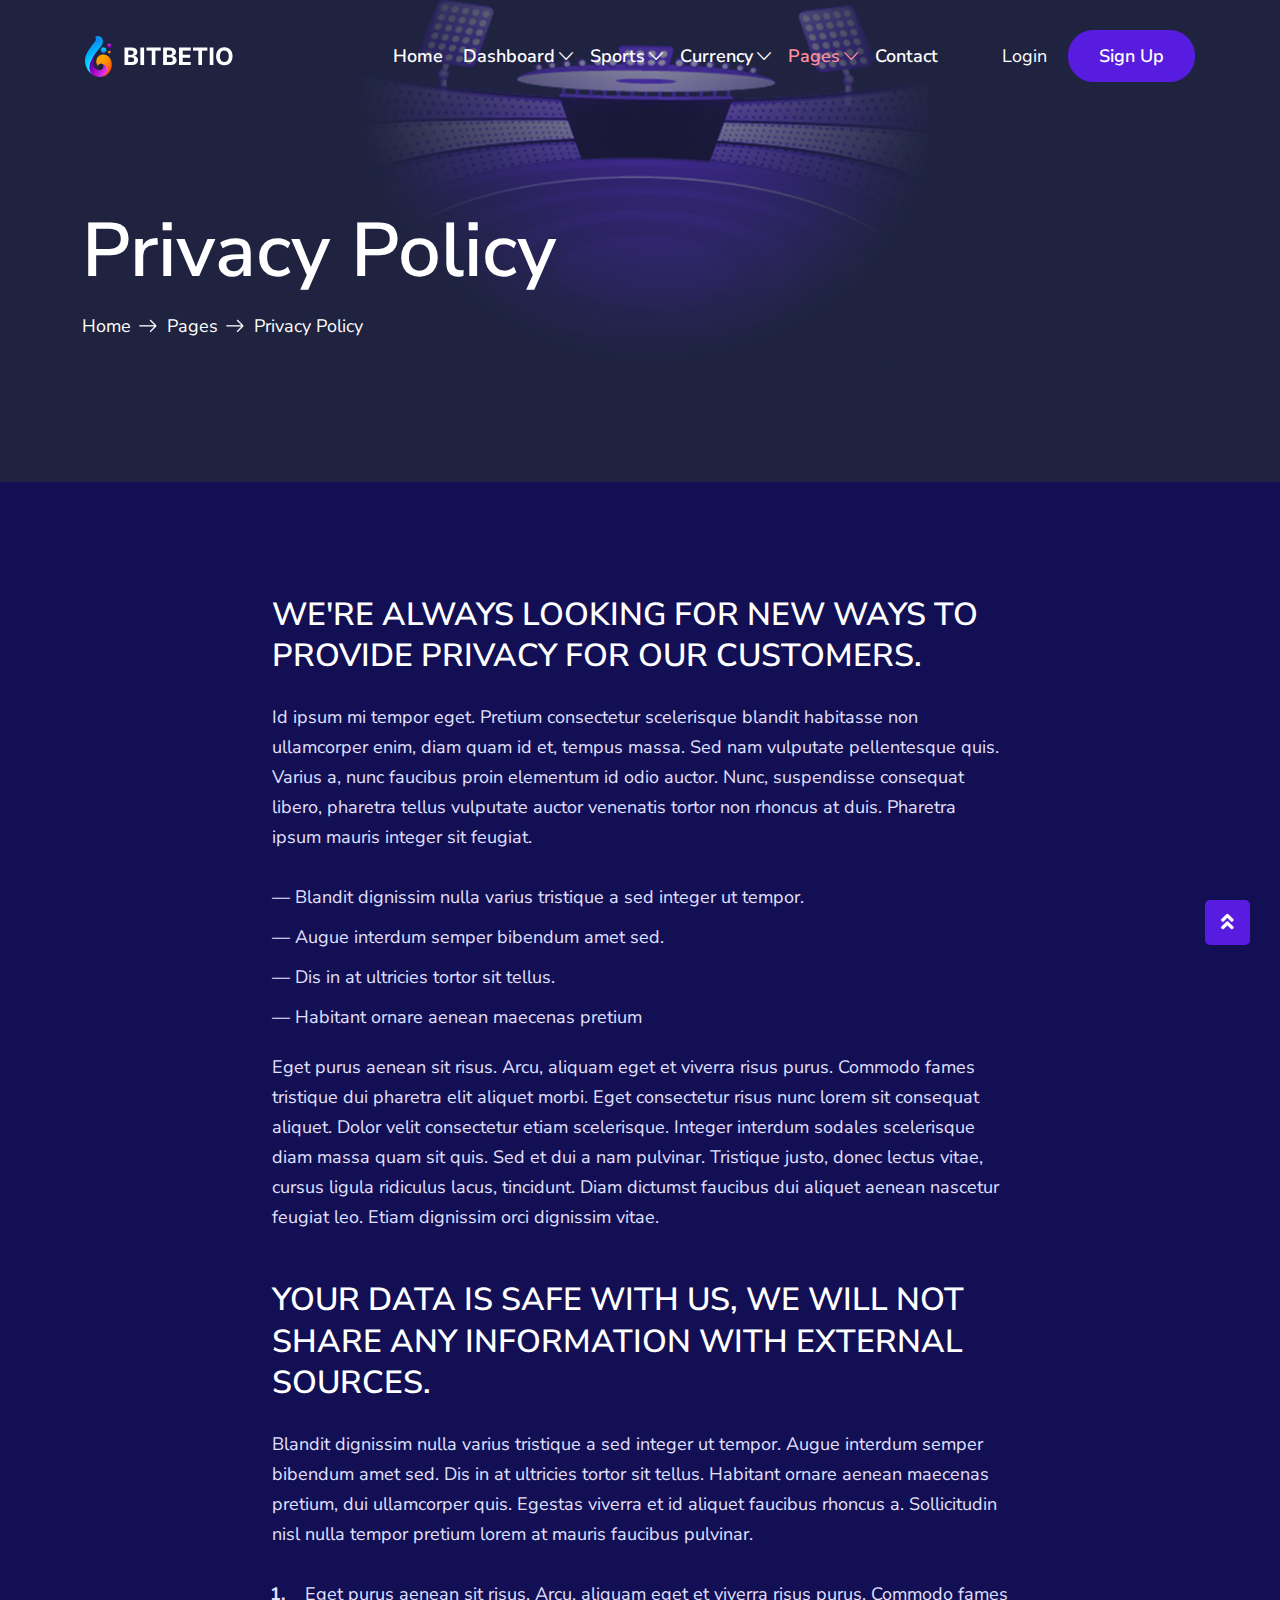
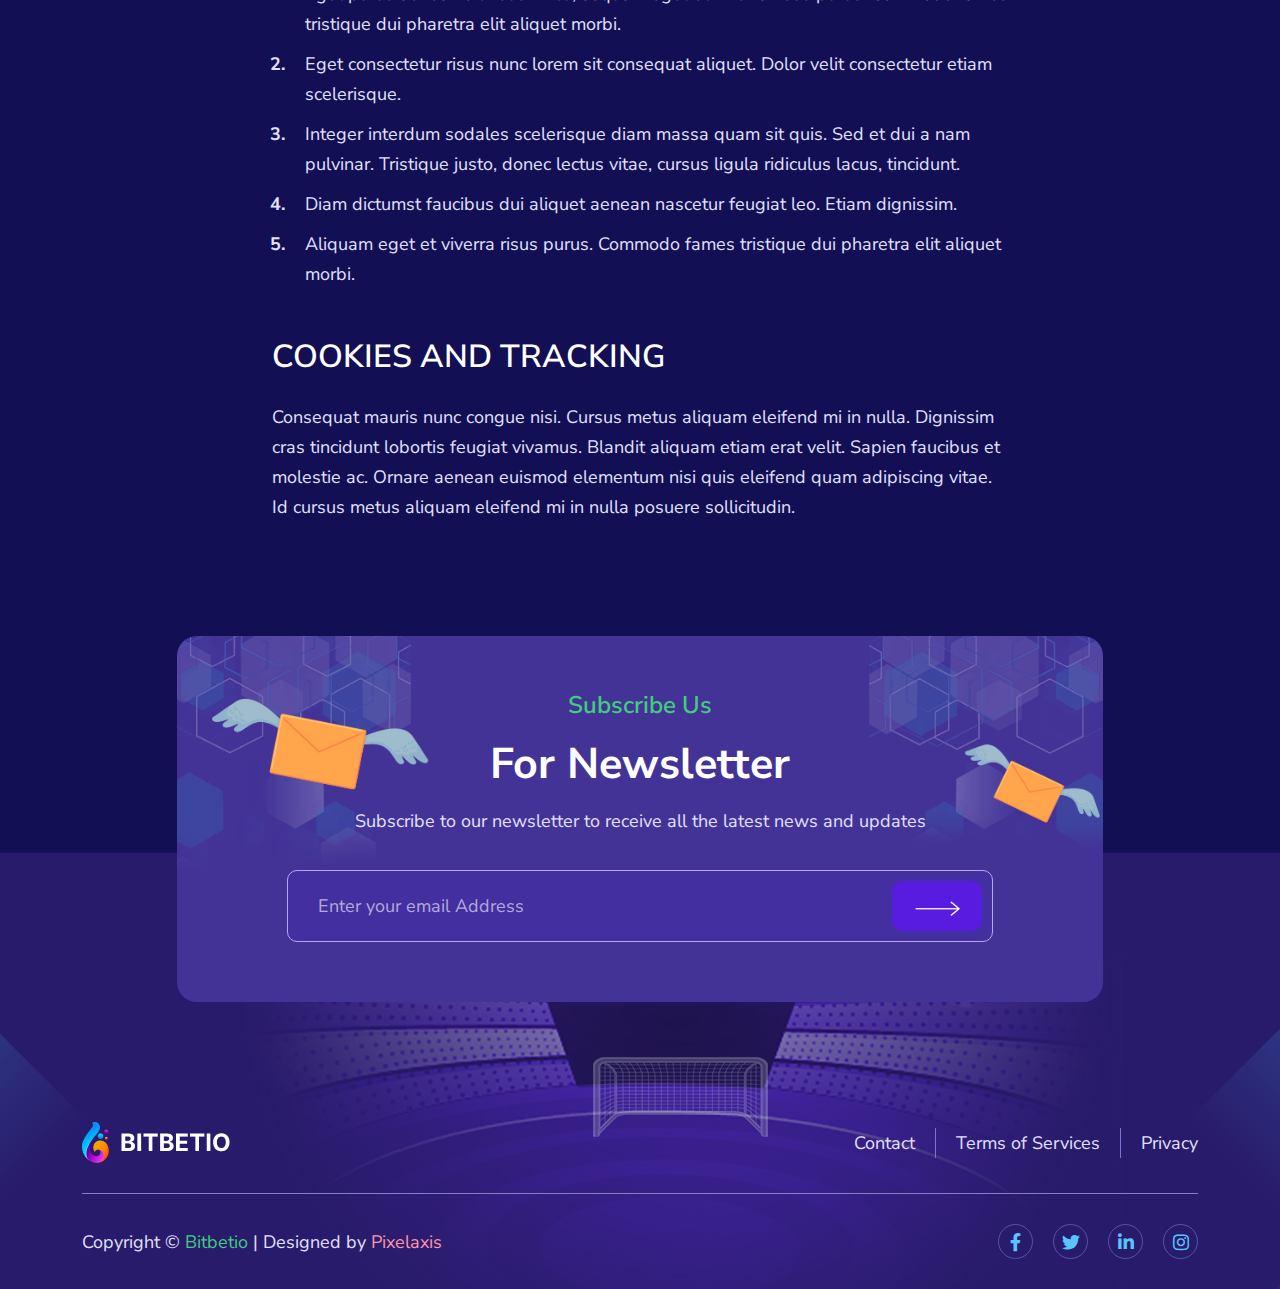
<file: privacy-policy.html>
<!DOCTYPE html>
<html lang="en">

<head>
    <meta charset="UTF-8">
    <meta http-equiv="X-UA-Compatible" content="IE=edge">
    <meta name="viewport" content="width=device-width, initial-scale=1.0">
    <meta http-equiv="X-UA-Compatible" content="ie=edge">
    <title>Bitbetio - HTML Template</title>

    <link rel="shortcut icon" href="favicons/images-fav.png" type="image/x-icon">
    <link rel="stylesheet" href="css/css-bootstrap.min.css">
    <link rel="stylesheet" href="css/css-fontawesome.min.css">
    <link rel="stylesheet" href="css/css-jquery-ui.css">
    <link rel="stylesheet" href="css/plugin-nice-select.css">
    <link rel="stylesheet" href="css/plugin-magnific-popup.css">
    <link rel="stylesheet" href="css/plugin-slick.css">
    <link rel="stylesheet" href="css/css-arafat-font.css">
    <link rel="stylesheet" href="css/plugin-animate.css">
    <link rel="stylesheet" href="css/css-style.css">
</head>

<body>
    <!-- start preloader -->
    <div class="preloader" id="preloader"></div>
    <!-- end preloader -->

    <!-- Scroll To Top Start-->
    <a href="javascript:void(0)" class="scrollToTop"><i class="fas fa-angle-double-up"></i></a>
    <!-- Scroll To Top End -->

    <!-- header-section start -->
    <header class="header-section">
        <div class="overlay">
            <div class="container">
                <div class="row d-flex header-area">
                    <nav class="navbar navbar-expand-lg navbar-light">
                        <a class="navbar-brand" href="index.html">
                            <img src="images/images-logo.png" class="logo" alt="logo">
                        </a>
                        <button class="navbar-toggler collapsed" type="button" data-bs-toggle="collapse" data-bs-target="#navbar-content">
                            <i class="fas fa-bars"></i>
                        </button>
                        <div class="collapse navbar-collapse justify-content-end" id="navbar-content">
                            <ul class="navbar-nav mr-auto mb-2 mb-lg-0">
                                <li class="nav-item">
                                    <a class="nav-link" aria-current="page" href="index.html">Home</a>
                                </li>
                                <li class="nav-item dropdown main-navbar">
                                    <a class="nav-link dropdown-toggle" href="javascript:void(0)" data-bs-toggle="dropdown" data-bs-auto-close="outside">Dashboard</a>
                                    <ul class="dropdown-menu main-menu shadow">
                                        <li><a class="nav-link" href="dashboard.html">Dashboard</a></li>
                                        <li class="dropend sub-navbar">
                                            <a href="javascript:void(0)" class="dropdown-item dropdown-toggle" data-bs-toggle="dropdown" data-bs-auto-close="outside">Setting</a>
                                            <ul class="dropdown-menu sub-menu shadow">
                                                <li><a class="nav-link" href="personal-details-setting.html">Personal Details</a></li>
                                                <li><a class="nav-link" href="modify-login-password.html">Change Password</a></li>
                                            </ul>
                                        </li>
                                    </ul>
                                </li>
                                <li class="nav-item dropdown main-navbar">
                                    <a class="nav-link dropdown-toggle" href="javascript:void(0)" data-bs-toggle="dropdown" data-bs-auto-close="outside">Sports</a>
                                    <ul class="dropdown-menu main-menu shadow">
                                        <li><a class="nav-link" href="soccer-bets-2.html">Tennis</a></li>
                                        <li><a class="nav-link" href="soccer-bets-1.html">Soccer</a></li>
                                        <li><a class="nav-link" href="soccer-bets-2.html">NBA</a></li>
                                    </ul>
                                </li>
                                <li class="nav-item dropdown main-navbar">
                                    <a class="nav-link dropdown-toggle" href="javascript:void(0)" data-bs-toggle="dropdown" data-bs-auto-close="outside">Currency</a>
                                    <ul class="dropdown-menu main-menu shadow">
                                        <li><a class="nav-link" href="escrow-bets-fee.html">Escrow Bets Fee</a></li>
                                        <li><a class="nav-link" href="currency-bet.html">Currency Bet</a></li>
                                        <li><a class="nav-link" href="betting-details.html">Betting Details</a></li>
                                        <li><a class="nav-link" href="create-new-currency.html">Create Currency</a></li>
                                    </ul>
                                </li>
                                <li class="nav-item dropdown main-navbar">
                                    <a class="nav-link dropdown-toggle active" href="javascript:void(0)" data-bs-toggle="dropdown" data-bs-auto-close="outside">Pages</a>
                                    <ul class="dropdown-menu main-menu shadow">
                                        <li class="dropend sub-navbar">
                                            <a href="javascript:void(0)" class="dropdown-item dropdown-toggle" data-bs-toggle="dropdown" data-bs-auto-close="outside">Tournaments</a>
                                            <ul class="dropdown-menu sub-menu shadow">
                                                <li><a class="nav-link" href="tournaments.html">Tournaments</a></li>
                                                <li><a class="nav-link" href="tournaments-details.html">Tournaments Details</a></li>
                                            </ul>
                                        </li>
                                        <li class="dropend sub-navbar">
                                            <a href="javascript:void(0)" class="dropdown-item dropdown-toggle" data-bs-toggle="dropdown" data-bs-auto-close="outside">Blog</a>
                                            <ul class="dropdown-menu sub-menu shadow">
                                                <li><a class="nav-link" href="blog.html">Blog</a></li>
                                                <li><a class="nav-link" href="blog-details.html">Blog Details</a></li>
                                            </ul>
                                        </li>
                                        <li><a class="nav-link" href="affiliate.html">Affiliate</a></li>
                                        <li><a class="nav-link" href="faqs.html">Faqs</a></li>
                                        <li><a class="nav-link" href="privacy-policy.html">Privacy Policy</a></li>
                                        <li><a class="nav-link" href="terms-conditions.html">Terms Conditions</a></li>
                                        <li><a class="nav-link" href="error.html">Error</a></li>
                                    </ul>
                                </li>
                                <li class="nav-item">
                                    <a class="nav-link" href="contact.html">Contact</a>
                                </li>
                            </ul>
                            <div class="right-area header-action d-flex align-items-center max-un">
                                <button type="button" class="login" data-bs-toggle="modal" data-bs-target="#loginMod">
                                    Login
                                </button>
                                <button type="button" class="cmn-btn reg" data-bs-toggle="modal" data-bs-target="#loginMod">
                                    Sign Up
                                </button>
                            </div>
                        </div>
                    </nav>
                </div>
            </div>
        </div>
    </header>
    <!-- header-section end -->

    <!-- Login Registration start -->
    <div class="log-reg">
        <div class="container">
            <div class="row">
                <div class="col-lg-6">
                    <div class="modal fade" id="loginMod">
                        <div class="modal-dialog modal-dialog-centered">
                            <div class="modal-content">
                                <div class="modal-header justify-content-center">
                                    <button type="button" class="btn-close" data-bs-dismiss="modal" aria-label="Close"></button>
                                </div>
                                <ul class="nav log-reg-btn justify-content-around">
                                    <li class="bottom-area" role="presentation">
                                        <button class="nav-link" id="regArea-tab" data-bs-toggle="tab" data-bs-target="#regArea" type="button" role="tab" aria-controls="regArea" aria-selected="false">
                                            SIGN UP
                                        </button>
                                    </li>
                                    <li class="bottom-area" role="presentation">
                                        <button class="nav-link active" id="loginArea-tab" data-bs-toggle="tab" data-bs-target="#loginArea" type="button" role="tab" aria-controls="loginArea" aria-selected="true">
                                            LOGIN
                                        </button>
                                    </li>
                                </ul>
                                <div class="tab-content">
                                    <div class="tab-pane fade show active" id="loginArea" role="tabpanel" aria-labelledby="loginArea-tab">
                                        <div class="login-reg-content">
                                            <div class="modal-body">
                                                <div class="head-area">
                                                    <h6 class="title">Login Direetly With</h6>
                                                    <div class="social-link d-flex align-items-center">
                                                        <a href="javascript:void(0)" class="active"><i class="fab fa-facebook-f"></i></a>
                                                        <a href="javascript:void(0)"><i class="fab fa-twitter"></i></a>
                                                        <a href="javascript:void(0)"><i class="fab fa-linkedin-in"></i></a>
                                                        <a href="javascript:void(0)"><i class="fab fa-instagram"></i></a>
                                                    </div>
                                                </div>
                                                <div class="form-area">
                                                    <form action="#">
                                                        <div class="row">
                                                            <div class="col-12">
                                                                <div class="single-input">
                                                                    <label for="logemail">Email</label>
                                                                    <input type="text" id="logemail" placeholder="Email Address">
                                                                </div>
                                                                <div class="single-input">
                                                                    <label for="logpassword">Password</label>
                                                                    <input type="text" id="logpassword" placeholder="Email Password">
                                                                </div>
                                                            </div>
                                                            <div class="col-12">
                                                                <div class="remember-me">
                                                                    <label class="checkbox-single d-flex align-items-center">
                                                                        <span class="left-area">
                                                                            <span class="checkbox-area d-flex">
                                                                                <input type="checkbox" checked>
                                                                                <span class="checkmark"></span>
                                                                            </span>
                                                                            <span class="item-title d-flex align-items-center">
                                                                                <span>Remember Me</span>
                                                                            </span>
                                                                        </span>
                                                                    </label>
                                                                    <a href="javascript:void(0)">Forgot Password</a>
                                                                </div>
                                                            </div>
                                                            <span class="btn-border w-100">
                                                                <button class="cmn-btn w-100">LOGIN</button>
                                                            </span>
                                                        </div>
                                                    </form>
                                                    <div class="bottom-area text-center">
                                                        <p>Not a member ? <a href="javascript:void(0)" class="reg-btn">Register</a></p>
                                                    </div>
                                                </div>
                                            </div>
                                        </div>
                                    </div>
                                    <div class="tab-pane fade" id="regArea" role="tabpanel" aria-labelledby="regArea-tab">
                                        <div class="login-reg-content regMode">
                                            <div class="modal-body">
                                                <div class="head-area">
                                                    <h6 class="title">Register On Bitbetio</h6>
                                                    <div class="social-link d-flex align-items-center">
                                                        <a href="javascript:void(0)" class="active"><i class="fab fa-facebook-f"></i></a>
                                                        <a href="javascript:void(0)"><i class="fab fa-twitter"></i></a>
                                                        <a href="javascript:void(0)"><i class="fab fa-linkedin-in"></i></a>
                                                        <a href="javascript:void(0)"><i class="fab fa-instagram"></i></a>
                                                    </div>
                                                </div>
                                                <div class="form-area">
                                                    <form action="#">
                                                        <div class="row">
                                                            <div class="col-12">
                                                                <div class="single-input">
                                                                    <label for="regemail">Email</label>
                                                                    <input type="text" id="regemail" placeholder="Email Address">
                                                                </div>
                                                                <div class="single-input">
                                                                    <label for="regpassword">Password</label>
                                                                    <input type="text" id="regpassword" placeholder="Email Password">
                                                                </div>
                                                                <div class="single-input">
                                                                    <label>Country</label>
                                                                    <select>
                                                                        <option value="1">United States</option>
                                                                        <option value="2">United Kingdom</option>
                                                                        <option value="3">Canada</option>
                                                                    </select>
                                                                </div>
                                                            </div>
                                                            <div class="col-12">
                                                                <div class="remember-me">
                                                                    <a href="javascript:void(0)">Have a referral
                                                                        code?</a>
                                                                </div>
                                                            </div>
                                                            <span class="btn-border w-100">
                                                                <button class="cmn-btn w-100">SIGN UP</button>
                                                            </span>
                                                        </div>
                                                    </form>
                                                    <div class="bottom-area text-center">
                                                        <p>Already have an member ? <a href="javascript:void(0)" class="log-btn">Login</a></p>
                                                    </div>
                                                    <div class="counter-area">
                                                        <div class="single">
                                                            <div class="icon-area">
                                                                <img src="images/icon-signup-counter-icon-1.png" alt="icon">
                                                            </div>
                                                            <div class="text-area">
                                                                <p>25,179k</p>
                                                                <p class="mdr">Bets</p>
                                                            </div>
                                                        </div>
                                                        <div class="single">
                                                            <div class="icon-area">
                                                                <img src="images/icon-signup-counter-icon-2.png" alt="icon">
                                                            </div>
                                                            <div class="text-area">
                                                                <p>6.65 BTC</p>
                                                                <p class="mdr">Total Won</p>
                                                            </div>
                                                        </div>
                                                    </div>
                                                </div>
                                            </div>
                                        </div>
                                    </div>
                                </div>
                            </div>
                        </div>
                    </div>
                </div>
            </div>
        </div>
    </div>
    <!-- Login Registration end -->

    <!-- banner-section start -->
    <section class="banner-section inner-banner terms">
        <div class="overlay">
            <div class="banner-content d-flex align-items-center">
                <div class="container">
                    <div class="row justify-content-start">
                        <div class="col-lg-7 col-md-10">
                            <div class="main-content">
                                <h1>Privacy Policy</h1>
                                <div class="breadcrumb-area">
                                    <nav aria-label="breadcrumb">
                                        <ol class="breadcrumb d-flex align-items-center">
                                            <li class="breadcrumb-item"><a href="index.html">Home</a></li>
                                            <li class="breadcrumb-item"><a href="javascript:void(0)">Pages</a></li>
                                            <li class="breadcrumb-item active" aria-current="page">Privacy Policy</li>
                                        </ol>
                                    </nav>
                                </div>
                            </div>
                        </div>
                    </div>
                </div>
            </div>
        </div>
    </section>
    <!-- banner-section end -->

    <!-- Privacy Content In start -->
    <section class="privacy-content">
        <div class="overlay pt-120">
            <div class="container">
                <div class="row justify-content-center">
                    <div class="col-lg-8">
                        <div class="top-wrapper">
                            <h4>We're always looking for new ways to provide privacy for our customers.</h4>
                            <p>Id ipsum mi tempor eget. Pretium consectetur scelerisque blandit habitasse non ullamcorper enim, diam quam id et, tempus massa. Sed nam vulputate pellentesque quis. Varius a, nunc faucibus proin elementum id odio auctor.
                                Nunc, suspendisse consequat libero, pharetra tellus vulputate auctor venenatis tortor non rhoncus at duis. Pharetra ipsum mauris integer sit feugiat.</p>
                            <ul>
                                <li>&mdash; Blandit dignissim nulla varius tristique a sed integer ut tempor.</li>
                                <li>&mdash; Augue interdum semper bibendum amet sed.</li>
                                <li>&mdash; Dis in at ultricies tortor sit tellus.</li>
                                <li>&mdash; Habitant ornare aenean maecenas pretium</li>
                            </ul>
                            <p>Eget purus aenean sit risus. Arcu, aliquam eget et viverra risus purus. Commodo fames tristique dui pharetra elit aliquet morbi. Eget consectetur risus nunc lorem sit consequat aliquet. Dolor velit consectetur etiam scelerisque. Integer interdum sodales scelerisque diam massa quam sit quis. Sed et dui a nam pulvinar. Tristique justo, donec lectus vitae, cursus ligula ridiculus lacus, tincidunt. Diam dictumst faucibus dui aliquet aenean nascetur feugiat leo. Etiam dignissim orci dignissim vitae.</p>
                            <div class="safe-data">
                                <h4>Your data is safe with us, we will not share any information with external sources.</h4>
                                <p>Blandit dignissim nulla varius tristique a sed integer ut tempor. Augue interdum semper bibendum amet sed. Dis in at ultricies tortor sit tellus. Habitant ornare aenean maecenas pretium, dui ullamcorper quis. Egestas viverra et id aliquet faucibus rhoncus a. Sollicitudin nisl nulla tempor pretium lorem at mauris faucibus pulvinar.</p>
                                <ul>
                                    <li>Eget purus aenean sit risus. Arcu, aliquam eget et viverra risus purus. Commodo fames tristique dui pharetra elit aliquet morbi.</li>
                                    <li>Eget consectetur risus nunc lorem sit consequat aliquet. Dolor velit consectetur etiam scelerisque.</li>
                                    <li>Integer interdum sodales scelerisque diam massa quam sit quis. Sed et dui a nam pulvinar. Tristique justo, donec lectus vitae, cursus ligula ridiculus lacus, tincidunt.</li>
                                    <li>Diam dictumst faucibus dui aliquet aenean nascetur feugiat leo. Etiam dignissim.</li>
                                    <li> Aliquam eget et viverra risus purus. Commodo fames tristique dui pharetra elit aliquet morbi.</li>
                                </ul>
                            </div>
                            <div class="cookies">
                                <h4>Cookies and tracking</h4>
                                <p>Consequat mauris nunc congue nisi. Cursus metus aliquam eleifend mi in nulla. Dignissim cras tincidunt lobortis feugiat vivamus. Blandit aliquam etiam erat velit. Sapien faucibus et molestie ac. Ornare aenean euismod elementum nisi quis eleifend quam adipiscing vitae. Id cursus metus aliquam eleifend mi in nulla posuere sollicitudin.</p>
                            </div>
                        </div>
                    </div>
                </div>
            </div>
        </div>
    </section>
    <!-- Create Account In end -->

    <!-- Footer Area Start -->
    <footer class="footer-section">
        <div class="container pt-120">
            <div class="row justify-content-center">
                <div class="col-lg-10">
                    <div class="newsletter">
                        <div class="section-text text-center">
                            <h5 class="sub-title">Subscribe Us</h5>
                            <h3 class="title">For Newsletter</h3>
                            <p>Subscribe to our newsletter to receive all the latest news and updates</p>
                        </div>
                        <form action="#">
                            <div class="form-group d-flex align-items-center">
                                <input type="text" placeholder="Enter your email Address">
                                <button><img src="images/icon-arrow-right-2.png" alt="icon"></button>
                            </div>
                        </form>
                    </div>
                </div>
            </div>
            <div class="footer-bottom-area pt-120">
                <div class="row">
                    <div class="col-xl-12">
                        <div class="menu-item">
                            <a href="index.html" class="logo">
                                <img src="images/images-logo.png" alt="logo">
                            </a>
                            <ul class="footer-link">
                                <li><a href="contact.html">Contact</a></li>
                                <li><a href="terms-conditions.html">Terms of Services</a></li>
                                <li><a href="privacy-policy.html">Privacy</a></li>
                            </ul>
                        </div>
                    </div>
                    <div class="col-12">
                        <div class="copyright">
                            <div class="copy-area">
                                <p> Copyright &copy; <a href="index.html">Bitbetio</a> | Designed by
                                    <a href="https://themeforest.net/user/pixelaxis" class="auth">Pixelaxis</a>
                                </p>
                            </div>
                            <div class="social-link d-flex align-items-center">
                                <a href="javascript:void(0)"><i class="fab fa-facebook-f"></i></a>
                                <a href="javascript:void(0)"><i class="fab fa-twitter"></i></a>
                                <a href="javascript:void(0)"><i class="fab fa-linkedin-in"></i></a>
                                <a href="javascript:void(0)"><i class="fab fa-instagram"></i></a>
                            </div>
                        </div>
                    </div>
                </div>
            </div>
        </div>
    </footer>
    <!-- Footer Area End -->

    <!--==================================================================-->
    <script src="js/js-jquery.min.js"></script>
    <script src="js/js-jquery-ui.js"></script>
    <script src="js/js-bootstrap.min.js"></script>
    <script src="js/js-fontawesome.js"></script>
    <script src="js/plugin-slick.js"></script>
    <script src="js/plugin-jquery.nice-select.min.js"></script>
    <script src="js/plugin-jquery.downCount.js"></script>
    <script src="js/plugin-counter.js"></script>
    <script src="js/plugin-waypoint.min.js"></script>
    <script src="js/plugin-jquery.magnific-popup.min.js"></script>
    <script src="js/plugin-wow.min.js"></script>
    <script src="js/plugin-plugin.js"></script>
    <script src="js/js-main.js"></script>
</body>

</html>
</file>
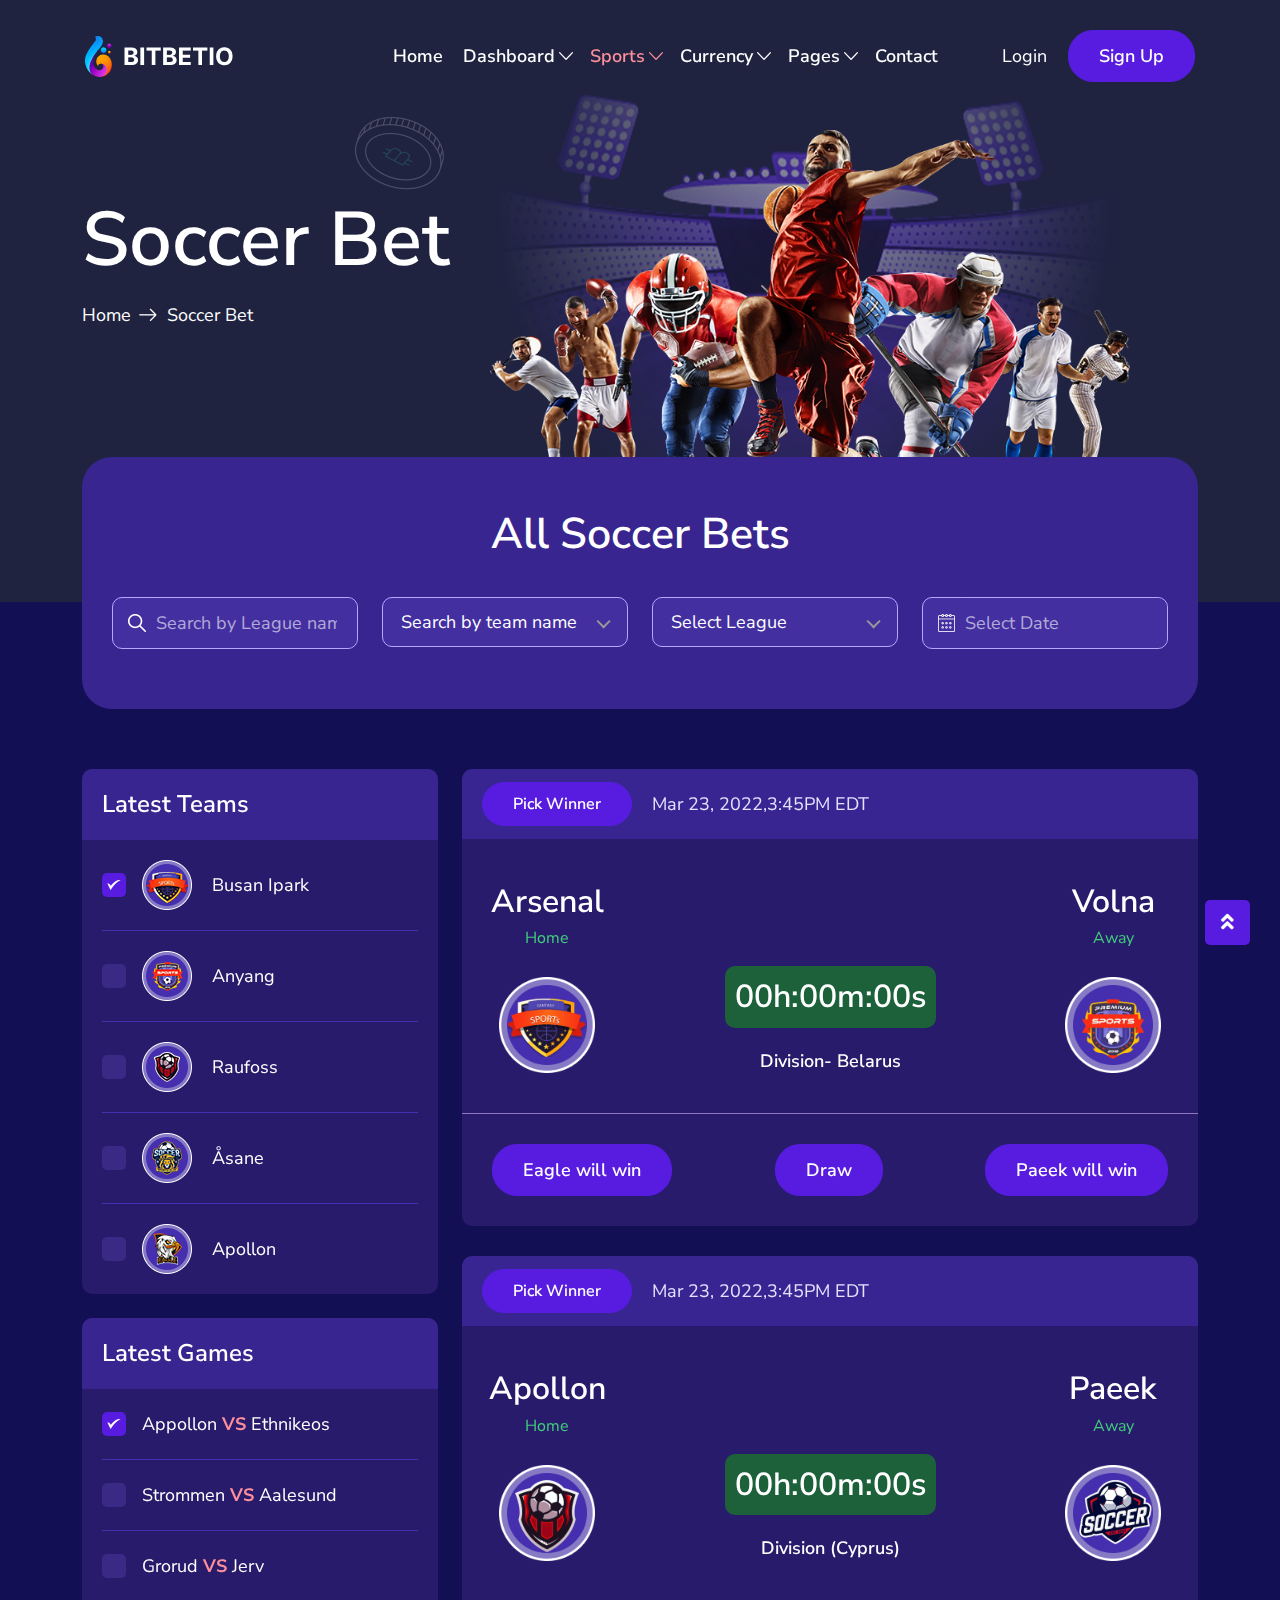
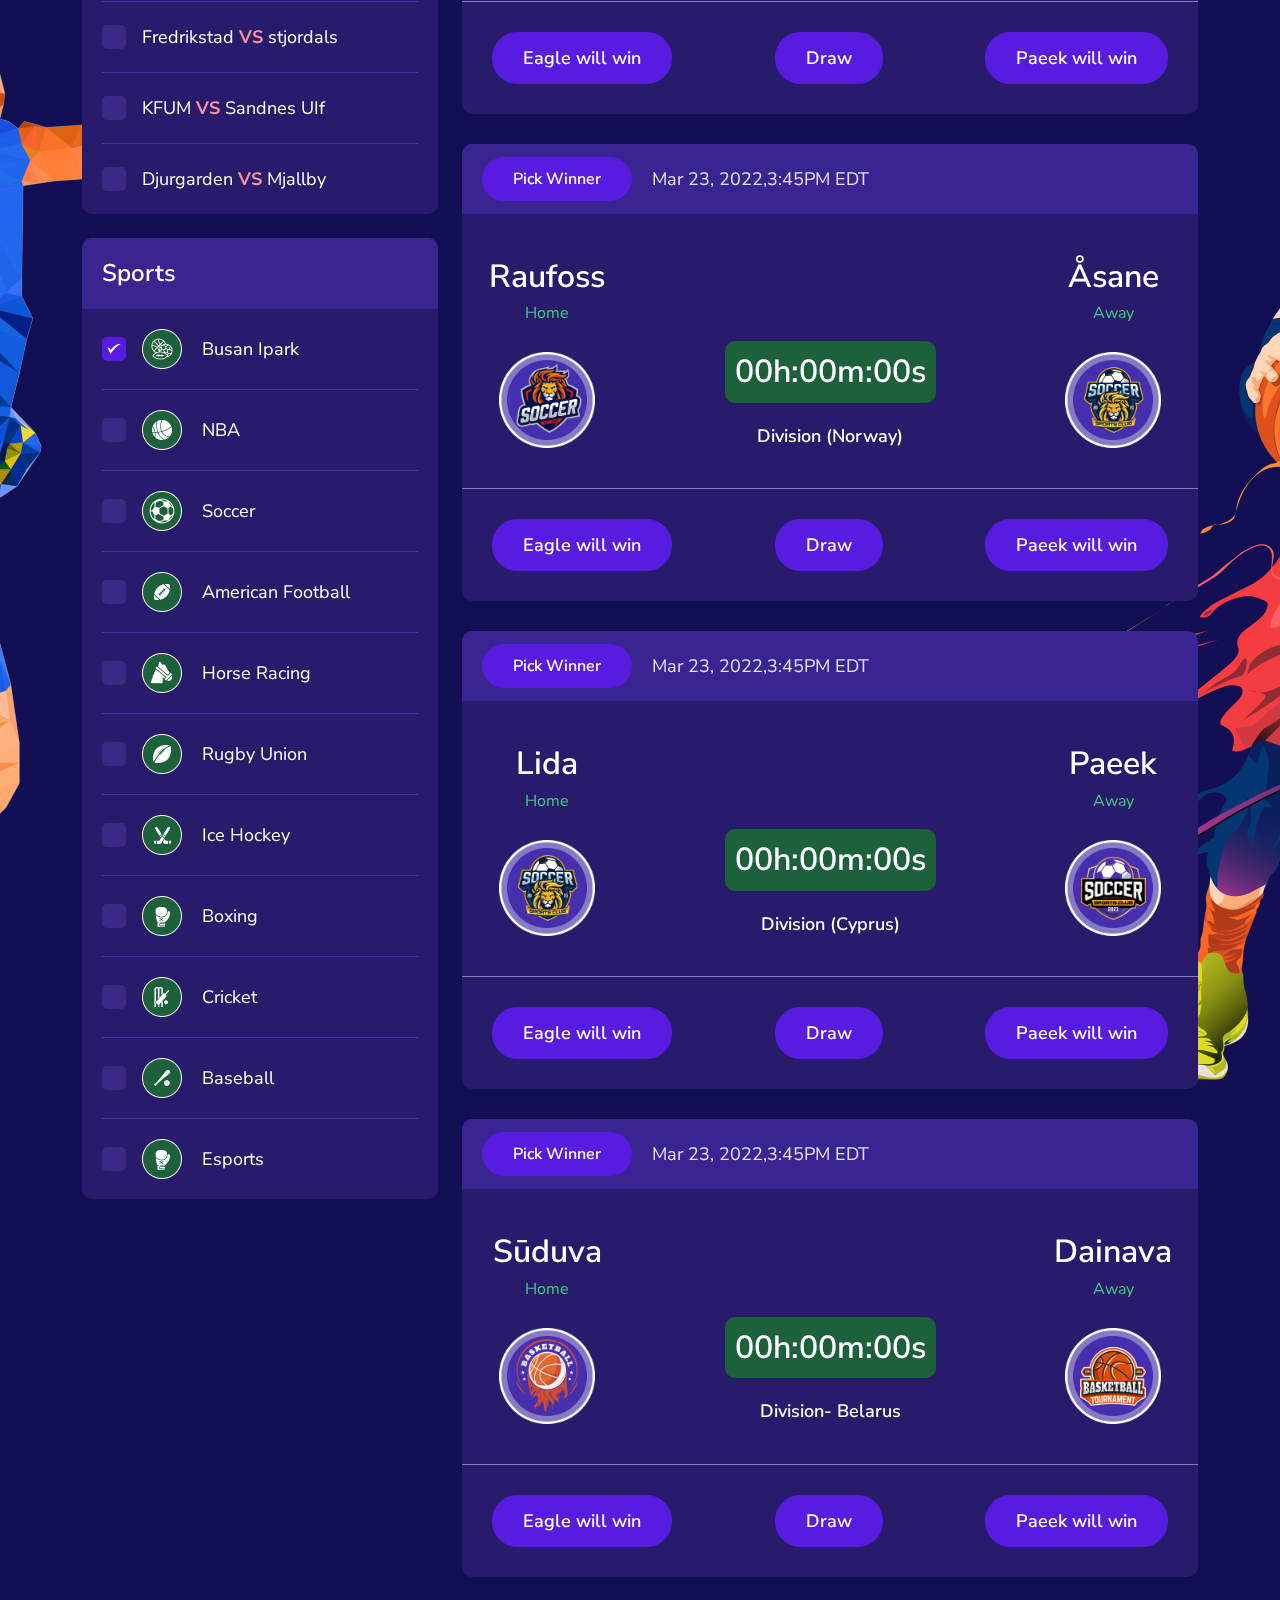
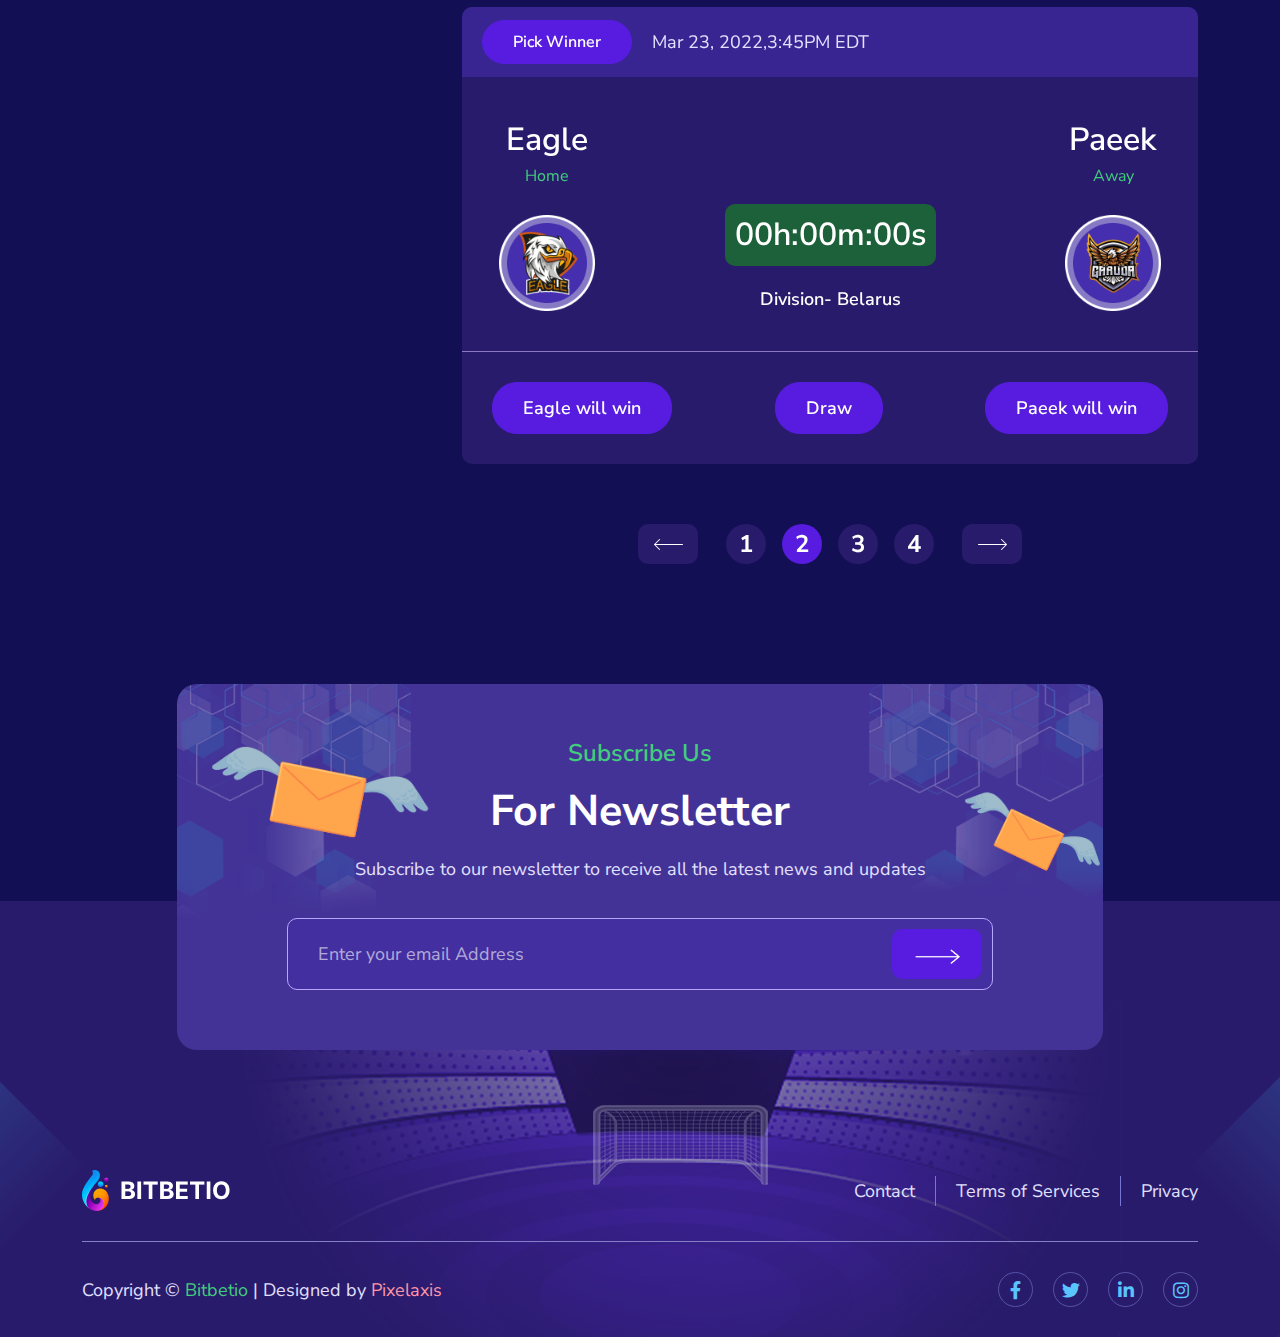
<file: soccer-bets-2.html>
<!DOCTYPE html>
<html lang="en">

<head>
    <meta charset="UTF-8">
    <meta http-equiv="X-UA-Compatible" content="IE=edge">
    <meta name="viewport" content="width=device-width, initial-scale=1.0">
    <meta http-equiv="X-UA-Compatible" content="ie=edge">
    <title>Bitbetio - HTML Template</title>

    <link rel="shortcut icon" href="favicons/images-fav.png" type="image/x-icon">
    <link rel="stylesheet" href="css/css-bootstrap.min.css">
    <link rel="stylesheet" href="css/css-fontawesome.min.css">
    <link rel="stylesheet" href="css/css-jquery-ui.css">
    <link rel="stylesheet" href="css/plugin-nice-select.css">
    <link rel="stylesheet" href="css/plugin-magnific-popup.css">
    <link rel="stylesheet" href="css/plugin-slick.css">
    <link rel="stylesheet" href="css/css-arafat-font.css">
    <link rel="stylesheet" href="css/plugin-animate.css">
    <link rel="stylesheet" href="css/css-style.css">
</head>

<body>
    <!-- start preloader -->
    <div class="preloader" id="preloader"></div>
    <!-- end preloader -->

    <!-- Scroll To Top Start-->
    <a href="javascript:void(0)" class="scrollToTop"><i class="fas fa-angle-double-up"></i></a>
    <!-- Scroll To Top End -->

    <!-- header-section start -->
    <header class="header-section">
        <div class="overlay">
            <div class="container">
                <div class="row d-flex header-area">
                    <nav class="navbar navbar-expand-lg navbar-light">
                        <a class="navbar-brand" href="index.html">
                            <img src="images/images-logo.png" class="logo" alt="logo">
                        </a>
                        <button class="navbar-toggler collapsed" type="button" data-bs-toggle="collapse" data-bs-target="#navbar-content">
                            <i class="fas fa-bars"></i>
                        </button>
                        <div class="collapse navbar-collapse justify-content-end" id="navbar-content">
                            <ul class="navbar-nav mr-auto mb-2 mb-lg-0">
                                <li class="nav-item">
                                    <a class="nav-link" aria-current="page" href="index.html">Home</a>
                                </li>
                                <li class="nav-item dropdown main-navbar">
                                    <a class="nav-link dropdown-toggle" href="javascript:void(0)" data-bs-toggle="dropdown" data-bs-auto-close="outside">Dashboard</a>
                                    <ul class="dropdown-menu main-menu shadow">
                                        <li><a class="nav-link" href="dashboard.html">Dashboard</a></li>
                                        <li class="dropend sub-navbar">
                                            <a href="javascript:void(0)" class="dropdown-item dropdown-toggle" data-bs-toggle="dropdown" data-bs-auto-close="outside">Setting</a>
                                            <ul class="dropdown-menu sub-menu shadow">
                                                <li><a class="nav-link" href="personal-details-setting.html">Personal Details</a></li>
                                                <li><a class="nav-link" href="modify-login-password.html">Change Password</a></li>
                                            </ul>
                                        </li>
                                    </ul>
                                </li>
                                <li class="nav-item dropdown main-navbar">
                                    <a class="nav-link dropdown-toggle active" href="javascript:void(0)" data-bs-toggle="dropdown" data-bs-auto-close="outside">Sports</a>
                                    <ul class="dropdown-menu main-menu shadow">
                                        <li><a class="nav-link" href="soccer-bets-2.html">Tennis</a></li>
                                        <li><a class="nav-link" href="soccer-bets-1.html">Soccer</a></li>
                                        <li><a class="nav-link" href="soccer-bets-2.html">NBA</a></li>
                                    </ul>
                                </li>
                                <li class="nav-item dropdown main-navbar">
                                    <a class="nav-link dropdown-toggle" href="javascript:void(0)" data-bs-toggle="dropdown" data-bs-auto-close="outside">Currency</a>
                                    <ul class="dropdown-menu main-menu shadow">
                                        <li><a class="nav-link" href="escrow-bets-fee.html">Escrow Bets Fee</a></li>
                                        <li><a class="nav-link" href="currency-bet.html">Currency Bet</a></li>
                                        <li><a class="nav-link" href="betting-details.html">Betting Details</a></li>
                                        <li><a class="nav-link" href="create-new-currency.html">Create Currency</a></li>
                                    </ul>
                                </li>
                                <li class="nav-item dropdown main-navbar">
                                    <a class="nav-link dropdown-toggle" href="javascript:void(0)" data-bs-toggle="dropdown" data-bs-auto-close="outside">Pages</a>
                                    <ul class="dropdown-menu main-menu shadow">
                                        <li class="dropend sub-navbar">
                                            <a href="javascript:void(0)" class="dropdown-item dropdown-toggle" data-bs-toggle="dropdown" data-bs-auto-close="outside">Tournaments</a>
                                            <ul class="dropdown-menu sub-menu shadow">
                                                <li><a class="nav-link" href="tournaments.html">Tournaments</a></li>
                                                <li><a class="nav-link" href="tournaments-details.html">Tournaments Details</a></li>
                                            </ul>
                                        </li>
                                        <li class="dropend sub-navbar">
                                            <a href="javascript:void(0)" class="dropdown-item dropdown-toggle" data-bs-toggle="dropdown" data-bs-auto-close="outside">Blog</a>
                                            <ul class="dropdown-menu sub-menu shadow">
                                                <li><a class="nav-link" href="blog.html">Blog</a></li>
                                                <li><a class="nav-link" href="blog-details.html">Blog Details</a></li>
                                            </ul>
                                        </li>
                                        <li><a class="nav-link" href="affiliate.html">Affiliate</a></li>
                                        <li><a class="nav-link" href="faqs.html">Faqs</a></li>
                                        <li><a class="nav-link" href="privacy-policy.html">Privacy Policy</a></li>
                                        <li><a class="nav-link" href="terms-conditions.html">Terms Conditions</a></li>
                                        <li><a class="nav-link" href="error.html">Error</a></li>
                                    </ul>
                                </li>
                                <li class="nav-item">
                                    <a class="nav-link" href="contact.html">Contact</a>
                                </li>
                            </ul>
                            <div class="right-area header-action d-flex align-items-center max-un">
                                <button type="button" class="login" data-bs-toggle="modal" data-bs-target="#loginMod">
                                    Login
                                </button>
                                <button type="button" class="cmn-btn reg" data-bs-toggle="modal" data-bs-target="#loginMod">
                                    Sign Up
                                </button>
                            </div>
                        </div>
                    </nav>
                </div>
            </div>
        </div>
    </header>
    <!-- header-section end -->

    <!-- Login Registration start -->
    <div class="log-reg">
        <div class="container">
            <div class="row">
                <div class="col-lg-6">
                    <div class="modal fade" id="loginMod">
                        <div class="modal-dialog modal-dialog-centered">
                            <div class="modal-content">
                                <div class="modal-header justify-content-center">
                                    <button type="button" class="btn-close" data-bs-dismiss="modal" aria-label="Close"></button>
                                </div>
                                <ul class="nav log-reg-btn justify-content-around">
                                    <li class="bottom-area" role="presentation">
                                        <button class="nav-link" id="regArea-tab" data-bs-toggle="tab" data-bs-target="#regArea" type="button" role="tab" aria-controls="regArea" aria-selected="false">
                                            SIGN UP
                                        </button>
                                    </li>
                                    <li class="bottom-area" role="presentation">
                                        <button class="nav-link active" id="loginArea-tab" data-bs-toggle="tab" data-bs-target="#loginArea" type="button" role="tab" aria-controls="loginArea" aria-selected="true">
                                            LOGIN
                                        </button>
                                    </li>
                                </ul>
                                <div class="tab-content">
                                    <div class="tab-pane fade show active" id="loginArea" role="tabpanel" aria-labelledby="loginArea-tab">
                                        <div class="login-reg-content">
                                            <div class="modal-body">
                                                <div class="head-area">
                                                    <h6 class="title">Login Direetly With</h6>
                                                    <div class="social-link d-flex align-items-center">
                                                        <a href="javascript:void(0)" class="active"><i class="fab fa-facebook-f"></i></a>
                                                        <a href="javascript:void(0)"><i class="fab fa-twitter"></i></a>
                                                        <a href="javascript:void(0)"><i class="fab fa-linkedin-in"></i></a>
                                                        <a href="javascript:void(0)"><i class="fab fa-instagram"></i></a>
                                                    </div>
                                                </div>
                                                <div class="form-area">
                                                    <form action="#">
                                                        <div class="row">
                                                            <div class="col-12">
                                                                <div class="single-input">
                                                                    <label for="logemail">Email</label>
                                                                    <input type="text" id="logemail" placeholder="Email Address">
                                                                </div>
                                                                <div class="single-input">
                                                                    <label for="logpassword">Password</label>
                                                                    <input type="text" id="logpassword" placeholder="Email Password">
                                                                </div>
                                                            </div>
                                                            <div class="col-12">
                                                                <div class="remember-me">
                                                                    <label class="checkbox-single d-flex align-items-center">
                                                                        <span class="left-area">
                                                                            <span class="checkbox-area d-flex">
                                                                                <input type="checkbox" checked>
                                                                                <span class="checkmark"></span>
                                                                            </span>
                                                                            <span class="item-title d-flex align-items-center">
                                                                                <span>Remember Me</span>
                                                                            </span>
                                                                        </span>
                                                                    </label>
                                                                    <a href="javascript:void(0)">Forgot Password</a>
                                                                </div>
                                                            </div>
                                                            <span class="btn-border w-100">
                                                                <button class="cmn-btn w-100">LOGIN</button>
                                                            </span>
                                                        </div>
                                                    </form>
                                                    <div class="bottom-area text-center">
                                                        <p>Not a member ? <a href="javascript:void(0)" class="reg-btn">Register</a></p>
                                                    </div>
                                                </div>
                                            </div>
                                        </div>
                                    </div>
                                    <div class="tab-pane fade" id="regArea" role="tabpanel" aria-labelledby="regArea-tab">
                                        <div class="login-reg-content regMode">
                                            <div class="modal-body">
                                                <div class="head-area">
                                                    <h6 class="title">Register On Bitbetio</h6>
                                                    <div class="social-link d-flex align-items-center">
                                                        <a href="javascript:void(0)" class="active"><i class="fab fa-facebook-f"></i></a>
                                                        <a href="javascript:void(0)"><i class="fab fa-twitter"></i></a>
                                                        <a href="javascript:void(0)"><i class="fab fa-linkedin-in"></i></a>
                                                        <a href="javascript:void(0)"><i class="fab fa-instagram"></i></a>
                                                    </div>
                                                </div>
                                                <div class="form-area">
                                                    <form action="#">
                                                        <div class="row">
                                                            <div class="col-12">
                                                                <div class="single-input">
                                                                    <label for="regemail">Email</label>
                                                                    <input type="text" id="regemail" placeholder="Email Address">
                                                                </div>
                                                                <div class="single-input">
                                                                    <label for="regpassword">Password</label>
                                                                    <input type="text" id="regpassword" placeholder="Email Password">
                                                                </div>
                                                                <div class="single-input">
                                                                    <label>Country</label>
                                                                    <select>
                                                                        <option value="1">United States</option>
                                                                        <option value="2">United Kingdom</option>
                                                                        <option value="3">Canada</option>
                                                                    </select>
                                                                </div>
                                                            </div>
                                                            <div class="col-12">
                                                                <div class="remember-me">
                                                                    <a href="javascript:void(0)">Have a referral
                                                                        code?</a>
                                                                </div>
                                                            </div>
                                                            <span class="btn-border w-100">
                                                                <button class="cmn-btn w-100">SIGN UP</button>
                                                            </span>
                                                        </div>
                                                    </form>
                                                    <div class="bottom-area text-center">
                                                        <p>Already have an member ? <a href="javascript:void(0)" class="log-btn">Login</a></p>
                                                    </div>
                                                    <div class="counter-area">
                                                        <div class="single">
                                                            <div class="icon-area">
                                                                <img src="images/icon-signup-counter-icon-1.png" alt="icon">
                                                            </div>
                                                            <div class="text-area">
                                                                <p>25,179k</p>
                                                                <p class="mdr">Bets</p>
                                                            </div>
                                                        </div>
                                                        <div class="single">
                                                            <div class="icon-area">
                                                                <img src="images/icon-signup-counter-icon-2.png" alt="icon">
                                                            </div>
                                                            <div class="text-area">
                                                                <p>6.65 BTC</p>
                                                                <p class="mdr">Total Won</p>
                                                            </div>
                                                        </div>
                                                    </div>
                                                </div>
                                            </div>
                                        </div>
                                    </div>
                                </div>
                            </div>
                        </div>
                    </div>
                </div>
            </div>
        </div>
    </div>
    <!-- Login Registration end -->

    <!-- Banner Section start -->
    <section class="banner-section inner-banner soccer-bets">
        <div class="overlay">
            <div class="shape-area">
                <img src="images/images-winner-cup.png" class="obj-1" alt="image">
                <img src="images/images-coin-5.png" class="obj-2" alt="image">
                <img src="images/images-coin-3.png" class="obj-3" alt="image">
                <img src="images/images-coin-6.png" class="obj-4" alt="image">
                <img src="images/images-coin-9.png" class="obj-5" alt="image">
                <img src="images/images-coin-8.png" class="obj-6" alt="image">
                <img src="images/images-coin-7.png" class="obj-7" alt="image">
            </div>
            <div class="banner-content">
                <div class="container">
                    <div class="content-shape">
                        <img src="images/images-coin-1.png" class="obj-8" alt="image">
                    </div>
                    <div class="row">
                        <div class="col-lg-6 col-md-10">
                            <div class="main-content">
                                <h1>Soccer Bet </h1>
                                <div class="breadcrumb-area">
                                    <nav aria-label="breadcrumb">
                                        <ol class="breadcrumb d-flex align-items-center">
                                            <li class="breadcrumb-item"><a href="index.html">Home</a></li>
                                            <li class="breadcrumb-item active" aria-current="page">Soccer Bet</li>
                                        </ol>
                                    </nav>
                                </div>
                            </div>
                        </div>
                    </div>
                </div>
            </div>
        </div>
    </section>
    <!-- Banner Section end -->

    <!-- All Soccer Bets start -->
    <section class="bet-this-game all-soccer-bets bets-2">
        <div class="overlay">
            <div class="container">
                <div class="filter-section mb-60">
                    <div class="section-text text-center">
                        <h3>All Soccer Bets</h3>
                    </div>
                    <form action="#">
                        <div class="row">
                            <div class="col-xl-3 col-lg-6">
                                <div class="input-area">
                                    <img src="images/icon-search-icon.png" alt="icon">
                                    <input type="text" placeholder="Search by League name">
                                </div>
                            </div>
                            <div class="col-xl-3 col-lg-6">
                                <div class="single-input">
                                    <select>
                                        <option>Search by team name</option>
                                        <option value="2">Team 1</option>
                                        <option value="3">Team 2</option>
                                        <option value="4">Team 3</option>
                                    </select>
                                </div>
                            </div>
                            <div class="col-xl-3 col-lg-6">
                                <div class="single-input">
                                    <select>
                                        <option>Select League</option>
                                        <option value="1">League 1</option>
                                        <option value="2">League 2</option>
                                        <option value="3">League 3</option>
                                    </select>
                                </div>
                            </div>
                            <div class="col-xl-3 col-lg-6">
                                <div class="input-area">
                                    <img src="images/icon-date-icon.png" alt="icon">
                                    <input type="text" id="dateSelect" placeholder="Select Date">
                                </div>
                            </div>
                        </div>
                    </form>
                </div>
                <div class="row cus-mar">
                    <div class="col-xxl-3 col-lg-4">
                        <div class="sidebar position-sticky top-0">
                            <div class="single-sidebar">
                                <h5 class="title-area m-none">Latest Teams</h5>
                                <div class="single-item">
                                    <label class="checkbox-single d-flex align-items-center">
                                        <span class="left-area">
                                            <span class="checkbox-area d-flex">
                                                <input type="checkbox" checked>
                                                <span class="checkmark"></span>
                                            </span>
                                            <span class="item-title d-flex align-items-center">
                                                <img src="images/icon-team-logo-1.png" alt="icon">
                                                <span>Busan Ipark</span>
                                            </span>
                                        </span>
                                    </label>
                                    <label class="checkbox-single d-flex align-items-center">
                                        <span class="left-area">
                                            <span class="checkbox-area d-flex">
                                                <input type="checkbox">
                                                <span class="checkmark"></span>
                                            </span>
                                            <span class="item-title d-flex align-items-center">
                                                <img src="images/icon-team-logo-2.png" alt="icon">
                                                <span>Anyang</span>
                                            </span>
                                        </span>
                                    </label>
                                    <label class="checkbox-single d-flex align-items-center">
                                        <span class="left-area">
                                            <span class="checkbox-area d-flex">
                                                <input type="checkbox">
                                                <span class="checkmark"></span>
                                            </span>
                                            <span class="item-title d-flex align-items-center">
                                                <img src="images/icon-team-logo-3.png" alt="icon">
                                                <span>Raufoss</span>
                                            </span>
                                        </span>
                                    </label>
                                    <label class="checkbox-single d-flex align-items-center">
                                        <span class="left-area">
                                            <span class="checkbox-area d-flex">
                                                <input type="checkbox">
                                                <span class="checkmark"></span>
                                            </span>
                                            <span class="item-title d-flex align-items-center">
                                                <img src="images/icon-team-logo-4.png" alt="icon">
                                                <span>&Aring;sane</span>
                                            </span>
                                        </span>
                                    </label>
                                    <label class="checkbox-single d-flex align-items-center">
                                        <span class="left-area">
                                            <span class="checkbox-area d-flex">
                                                <input type="checkbox">
                                                <span class="checkmark"></span>
                                            </span>
                                            <span class="item-title d-flex align-items-center">
                                                <img src="images/icon-team-logo-5.png" alt="icon">
                                                <span>Apollon</span>
                                            </span>
                                        </span>
                                    </label>
                                </div>
                            </div>
                            <div class="single-sidebar">
                                <h5 class="title-area">Latest Games</h5>
                                <div class="single-item">
                                    <label class="checkbox-single d-flex align-items-center">
                                        <span class="left-area">
                                            <span class="checkbox-area d-flex">
                                                <input type="checkbox" checked>
                                                <span class="checkmark"></span>
                                            </span>
                                            <span class="item-title d-flex align-items-center">
                                                <span>Appollon <span class="vs">VS</span> Ethnikeos</span>
                                            </span>
                                        </span>
                                    </label>
                                    <label class="checkbox-single d-flex align-items-center">
                                        <span class="left-area">
                                            <span class="checkbox-area d-flex">
                                                <input type="checkbox">
                                                <span class="checkmark"></span>
                                            </span>
                                            <span class="item-title d-flex align-items-center">
                                                <span>Strommen <span class="vs">VS</span> Aalesund</span>
                                            </span>
                                        </span>
                                    </label>
                                    <label class="checkbox-single d-flex align-items-center">
                                        <span class="left-area">
                                            <span class="checkbox-area d-flex">
                                                <input type="checkbox">
                                                <span class="checkmark"></span>
                                            </span>
                                            <span class="item-title d-flex align-items-center">
                                                <span>Grorud <span class="vs">VS</span> Jerv</span>
                                            </span>
                                        </span>
                                    </label>
                                    <label class="checkbox-single d-flex align-items-center">
                                        <span class="left-area">
                                            <span class="checkbox-area d-flex">
                                                <input type="checkbox">
                                                <span class="checkmark"></span>
                                            </span>
                                            <span class="item-title d-flex align-items-center">
                                                <span>Fredrikstad <span class="vs">VS</span> stjordals</span>
                                            </span>
                                        </span>
                                    </label>
                                    <label class="checkbox-single d-flex align-items-center">
                                        <span class="left-area">
                                            <span class="checkbox-area d-flex">
                                                <input type="checkbox">
                                                <span class="checkmark"></span>
                                            </span>
                                            <span class="item-title d-flex align-items-center">
                                                <span>KFUM <span class="vs">VS</span> Sandnes UIf</span>
                                            </span>
                                        </span>
                                    </label>
                                    <label class="checkbox-single d-flex align-items-center">
                                        <span class="left-area">
                                            <span class="checkbox-area d-flex">
                                                <input type="checkbox">
                                                <span class="checkmark"></span>
                                            </span>
                                            <span class="item-title d-flex align-items-center">
                                                <span>Djurgarden <span class="vs">VS</span> Mjallby</span>
                                            </span>
                                        </span>
                                    </label>
                                </div>
                            </div>
                            <div class="single-sidebar">
                                <h5 class="title-area">Sports</h5>
                                <div class="single-item">
                                    <label class="checkbox-single d-flex align-items-center">
                                        <span class="left-area">
                                            <span class="checkbox-area d-flex">
                                                <input type="checkbox" checked>
                                                <span class="checkmark"></span>
                                            </span>
                                            <span class="item-title d-flex align-items-center">
                                                <img src="images/icon-sports-logo-1.png" alt="icon">
                                                <span>Busan Ipark</span>
                                            </span>
                                        </span>
                                    </label>
                                    <label class="checkbox-single d-flex align-items-center">
                                        <span class="left-area">
                                            <span class="checkbox-area d-flex">
                                                <input type="checkbox">
                                                <span class="checkmark"></span>
                                            </span>
                                            <span class="item-title d-flex align-items-center">
                                                <img src="images/icon-sports-logo-2.png" alt="icon">
                                                <span>NBA</span>
                                            </span>
                                        </span>
                                    </label>
                                    <label class="checkbox-single d-flex align-items-center">
                                        <span class="left-area">
                                            <span class="checkbox-area d-flex">
                                                <input type="checkbox">
                                                <span class="checkmark"></span>
                                            </span>
                                            <span class="item-title d-flex align-items-center">
                                                <img src="images/icon-sports-logo-3.png" alt="icon">
                                                <span>Soccer</span>
                                            </span>
                                        </span>
                                    </label>
                                    <label class="checkbox-single d-flex align-items-center">
                                        <span class="left-area">
                                            <span class="checkbox-area d-flex">
                                                <input type="checkbox">
                                                <span class="checkmark"></span>
                                            </span>
                                            <span class="item-title d-flex align-items-center">
                                                <img src="images/icon-sports-logo-4.png" alt="icon">
                                                <span>American Football</span>
                                            </span>
                                        </span>
                                    </label>
                                    <label class="checkbox-single d-flex align-items-center">
                                        <span class="left-area">
                                            <span class="checkbox-area d-flex">
                                                <input type="checkbox">
                                                <span class="checkmark"></span>
                                            </span>
                                            <span class="item-title d-flex align-items-center">
                                                <img src="images/icon-sports-logo-5.png" alt="icon">
                                                <span>Horse Racing</span>
                                            </span>
                                        </span>
                                    </label>
                                    <label class="checkbox-single d-flex align-items-center">
                                        <span class="left-area">
                                            <span class="checkbox-area d-flex">
                                                <input type="checkbox">
                                                <span class="checkmark"></span>
                                            </span>
                                            <span class="item-title d-flex align-items-center">
                                                <img src="images/icon-sports-logo-6.png" alt="icon">
                                                <span>Rugby Union</span>
                                            </span>
                                        </span>
                                    </label>
                                    <label class="checkbox-single d-flex align-items-center">
                                        <span class="left-area">
                                            <span class="checkbox-area d-flex">
                                                <input type="checkbox">
                                                <span class="checkmark"></span>
                                            </span>
                                            <span class="item-title d-flex align-items-center">
                                                <img src="images/icon-sports-logo-7.png" alt="icon">
                                                <span>Ice Hockey</span>
                                            </span>
                                        </span>
                                    </label>
                                    <label class="checkbox-single d-flex align-items-center">
                                        <span class="left-area">
                                            <span class="checkbox-area d-flex">
                                                <input type="checkbox">
                                                <span class="checkmark"></span>
                                            </span>
                                            <span class="item-title d-flex align-items-center">
                                                <img src="images/icon-sports-logo-8.png" alt="icon">
                                                <span>Boxing</span>
                                            </span>
                                        </span>
                                    </label>
                                    <label class="checkbox-single d-flex align-items-center">
                                        <span class="left-area">
                                            <span class="checkbox-area d-flex">
                                                <input type="checkbox">
                                                <span class="checkmark"></span>
                                            </span>
                                            <span class="item-title d-flex align-items-center">
                                                <img src="images/icon-sports-logo-9.png" alt="icon">
                                                <span>Cricket</span>
                                            </span>
                                        </span>
                                    </label>
                                    <label class="checkbox-single d-flex align-items-center">
                                        <span class="left-area">
                                            <span class="checkbox-area d-flex">
                                                <input type="checkbox">
                                                <span class="checkmark"></span>
                                            </span>
                                            <span class="item-title d-flex align-items-center">
                                                <img src="images/icon-sports-logo-10.png" alt="icon">
                                                <span>Baseball</span>
                                            </span>
                                        </span>
                                    </label>
                                    <label class="checkbox-single d-flex align-items-center">
                                        <span class="left-area">
                                            <span class="checkbox-area d-flex">
                                                <input type="checkbox">
                                                <span class="checkmark"></span>
                                            </span>
                                            <span class="item-title d-flex align-items-center">
                                                <img src="images/icon-sports-logo-11.png" alt="icon">
                                                <span>Esports</span>
                                            </span>
                                        </span>
                                    </label>
                                </div>
                            </div>
                        </div>
                    </div>
                    <div class="col-xxl-9 col-lg-8">
                        <div class="single-area">
                            <div class="head-area d-flex align-items-center">
                                <span class="mdr cmn-btn">Pick Winner</span>
                                <p>Mar 23, 2022,3:45PM EDT</p>
                            </div>
                            <div class="main-content">
                                <div class="team-single">
                                    <h4>Arsenal</h4>
                                    <span class="mdr">Home</span>
                                    <div class="img-area">
                                        <img src="images/images-team-logo-1.png" alt="image">
                                    </div>
                                </div>
                                <div class="mid-area text-center">
                                    <div class="countdown d-flex align-items-center justify-content-center">
                                        <h4>
                                            <span class="hours">00</span><span class="ref">h</span><span class="seperator">:</span>
                                        </h4>
                                        <h4>
                                            <span class="minutes">00</span><span class="ref">m</span><span class="seperator">:</span>
                                        </h4>
                                        <h4>
                                            <span class="seconds">00</span><span class="ref">s</span>
                                        </h4>
                                    </div>
                                    <h6>Division- Belarus</h6>
                                </div>
                                <div class="team-single">
                                    <h4>Volna</h4>
                                    <span class="mdr">Away</span>
                                    <div class="img-area">
                                        <img src="images/images-team-logo-2.png" alt="image">
                                    </div>
                                </div>
                            </div>
                            <div class="bottom-item">
                                <button type="button" class="cmn-btn firstTeam" data-bs-toggle="modal" data-bs-target="#betpop-up">Eagle will win</button>
                                <button type="button" class="cmn-btn draw" data-bs-toggle="modal" data-bs-target="#betpop-up">Draw</button>
                                <button type="button" class="cmn-btn lastTeam" data-bs-toggle="modal" data-bs-target="#betpop-up">Paeek will win</button>
                            </div>
                        </div>
                        <div class="single-area">
                            <div class="head-area d-flex align-items-center">
                                <span class="mdr cmn-btn">Pick Winner</span>
                                <p>Mar 23, 2022,3:45PM EDT</p>
                            </div>
                            <div class="main-content">
                                <div class="team-single">
                                    <h4>Apollon</h4>
                                    <span class="mdr">Home</span>
                                    <div class="img-area">
                                        <img src="images/images-team-logo-3.png" alt="image">
                                    </div>
                                </div>
                                <div class="mid-area text-center">
                                    <div class="countdown d-flex align-items-center justify-content-center">
                                        <h4>
                                            <span class="hours">00</span><span class="ref">h</span><span class="seperator">:</span>
                                        </h4>
                                        <h4>
                                            <span class="minutes">00</span><span class="ref">m</span><span class="seperator">:</span>
                                        </h4>
                                        <h4>
                                            <span class="seconds">00</span><span class="ref">s</span>
                                        </h4>
                                    </div>
                                    <h6>Division (Cyprus)</h6>
                                </div>
                                <div class="team-single">
                                    <h4>Paeek</h4>
                                    <span class="mdr">Away</span>
                                    <div class="img-area">
                                        <img src="images/images-team-logo-4.png" alt="image">
                                    </div>
                                </div>
                            </div>
                            <div class="bottom-item">
                                <button type="button" class="cmn-btn firstTeam" data-bs-toggle="modal" data-bs-target="#betpop-up">Eagle will win</button>
                                <button type="button" class="cmn-btn draw" data-bs-toggle="modal" data-bs-target="#betpop-up">Draw</button>
                                <button type="button" class="cmn-btn lastTeam" data-bs-toggle="modal" data-bs-target="#betpop-up">Paeek will win</button>
                            </div>
                        </div>
                        <div class="single-area">
                            <div class="head-area d-flex align-items-center">
                                <span class="mdr cmn-btn">Pick Winner</span>
                                <p>Mar 23, 2022,3:45PM EDT</p>
                            </div>
                            <div class="main-content">
                                <div class="team-single">
                                    <h4>Raufoss</h4>
                                    <span class="mdr">Home</span>
                                    <div class="img-area">
                                        <img src="images/images-team-logo-5.png" alt="image">
                                    </div>
                                </div>
                                <div class="mid-area text-center">
                                    <div class="countdown d-flex align-items-center justify-content-center">
                                        <h4>
                                            <span class="hours">00</span><span class="ref">h</span><span class="seperator">:</span>
                                        </h4>
                                        <h4>
                                            <span class="minutes">00</span><span class="ref">m</span><span class="seperator">:</span>
                                        </h4>
                                        <h4>
                                            <span class="seconds">00</span><span class="ref">s</span>
                                        </h4>
                                    </div>
                                    <h6>Division (Norway)</h6>
                                </div>
                                <div class="team-single">
                                    <h4>&Aring;sane</h4>
                                    <span class="mdr">Away</span>
                                    <div class="img-area">
                                        <img src="images/images-team-logo-6.png" alt="image">
                                    </div>
                                </div>
                            </div>
                            <div class="bottom-item">
                                <button type="button" class="cmn-btn firstTeam" data-bs-toggle="modal" data-bs-target="#betpop-up">Eagle will win</button>
                                <button type="button" class="cmn-btn draw" data-bs-toggle="modal" data-bs-target="#betpop-up">Draw</button>
                                <button type="button" class="cmn-btn lastTeam" data-bs-toggle="modal" data-bs-target="#betpop-up">Paeek will win</button>
                            </div>
                        </div>
                        <div class="single-area">
                            <div class="head-area d-flex align-items-center">
                                <span class="mdr cmn-btn">Pick Winner</span>
                                <p>Mar 23, 2022,3:45PM EDT</p>
                            </div>
                            <div class="main-content">
                                <div class="team-single">
                                    <h4>Lida</h4>
                                    <span class="mdr">Home</span>
                                    <div class="img-area">
                                        <img src="images/images-team-logo-6.png" alt="image">
                                    </div>
                                </div>
                                <div class="mid-area text-center">
                                    <div class="countdown d-flex align-items-center justify-content-center">
                                        <h4>
                                            <span class="hours">00</span><span class="ref">h</span><span class="seperator">:</span>
                                        </h4>
                                        <h4>
                                            <span class="minutes">00</span><span class="ref">m</span><span class="seperator">:</span>
                                        </h4>
                                        <h4>
                                            <span class="seconds">00</span><span class="ref">s</span>
                                        </h4>
                                    </div>
                                    <h6>Division (Cyprus)</h6>
                                </div>
                                <div class="team-single">
                                    <h4>Paeek</h4>
                                    <span class="mdr">Away</span>
                                    <div class="img-area">
                                        <img src="images/images-team-logo-7.png" alt="image">
                                    </div>
                                </div>
                            </div>
                            <div class="bottom-item">
                                <button type="button" class="cmn-btn firstTeam" data-bs-toggle="modal" data-bs-target="#betpop-up">Eagle will win</button>
                                <button type="button" class="cmn-btn draw" data-bs-toggle="modal" data-bs-target="#betpop-up">Draw</button>
                                <button type="button" class="cmn-btn lastTeam" data-bs-toggle="modal" data-bs-target="#betpop-up">Paeek will win</button>
                            </div>
                        </div>
                        <div class="single-area">
                            <div class="head-area d-flex align-items-center">
                                <span class="mdr cmn-btn">Pick Winner</span>
                                <p>Mar 23, 2022,3:45PM EDT</p>
                            </div>
                            <div class="main-content">
                                <div class="team-single">
                                    <h4>S&#363;duva</h4>
                                    <span class="mdr">Home</span>
                                    <div class="img-area">
                                        <img src="images/images-team-logo-8.png" alt="image">
                                    </div>
                                </div>
                                <div class="mid-area text-center">
                                    <div class="countdown d-flex align-items-center justify-content-center">
                                        <h4>
                                            <span class="hours">00</span><span class="ref">h</span><span class="seperator">:</span>
                                        </h4>
                                        <h4>
                                            <span class="minutes">00</span><span class="ref">m</span><span class="seperator">:</span>
                                        </h4>
                                        <h4>
                                            <span class="seconds">00</span><span class="ref">s</span>
                                        </h4>
                                    </div>
                                    <h6>Division- Belarus</h6>
                                </div>
                                <div class="team-single">
                                    <h4>Dainava</h4>
                                    <span class="mdr">Away</span>
                                    <div class="img-area">
                                        <img src="images/images-team-logo-9.png" alt="image">
                                    </div>
                                </div>
                            </div>
                            <div class="bottom-item">
                                <button type="button" class="cmn-btn firstTeam" data-bs-toggle="modal" data-bs-target="#betpop-up">Eagle will win</button>
                                <button type="button" class="cmn-btn draw" data-bs-toggle="modal" data-bs-target="#betpop-up">Draw</button>
                                <button type="button" class="cmn-btn lastTeam" data-bs-toggle="modal" data-bs-target="#betpop-up">Paeek will win</button>
                            </div>
                        </div>
                        <div class="single-area">
                            <div class="head-area d-flex align-items-center">
                                <span class="mdr cmn-btn">Pick Winner</span>
                                <p>Mar 23, 2022,3:45PM EDT</p>
                            </div>
                            <div class="main-content">
                                <div class="team-single">
                                    <h4>Eagle</h4>
                                    <span class="mdr">Home</span>
                                    <div class="img-area">
                                        <img src="images/images-team-logo-10.png" alt="image">
                                    </div>
                                </div>
                                <div class="mid-area text-center">
                                    <div class="countdown d-flex align-items-center justify-content-center">
                                        <h4>
                                            <span class="hours">00</span><span class="ref">h</span><span class="seperator">:</span>
                                        </h4>
                                        <h4>
                                            <span class="minutes">00</span><span class="ref">m</span><span class="seperator">:</span>
                                        </h4>
                                        <h4>
                                            <span class="seconds">00</span><span class="ref">s</span>
                                        </h4>
                                    </div>
                                    <h6>Division- Belarus</h6>
                                </div>
                                <div class="team-single">
                                    <h4>Paeek</h4>
                                    <span class="mdr">Away</span>
                                    <div class="img-area">
                                        <img src="images/images-team-logo-11.png" alt="image">
                                    </div>
                                </div>
                            </div>
                            <div class="bottom-item">
                                <button type="button" class="cmn-btn firstTeam" data-bs-toggle="modal" data-bs-target="#betpop-up">Eagle will win</button>
                                <button type="button" class="cmn-btn draw" data-bs-toggle="modal" data-bs-target="#betpop-up">Draw</button>
                                <button type="button" class="cmn-btn lastTeam" data-bs-toggle="modal" data-bs-target="#betpop-up">Paeek will win</button>
                            </div>
                        </div>
                        <div class="row mt-60">
                            <div class="col-lg-12 d-flex justify-content-center">
                                <nav aria-label="Page navigation" class="d-flex justify-content-center">
                                    <ul class="pagination justify-content-center align-items-center">
                                        <li class="page-item">
                                            <a class="page-btn previous" href="javascript:void(0)" aria-label="Previous">
                                                <img src="images/icon-arrow-left.png" alt="icon">
                                            </a>
                                        </li>
                                        <li class="page-item"><a class="page-link xlr" href="javascript:void(0)">1</a>
                                        </li>
                                        <li class="page-item"><a class="page-link xlr active" href="javascript:void(0)">2</a></li>
                                        <li class="page-item"><a class="page-link xlr" href="javascript:void(0)">3</a>
                                        </li>
                                        <li class="page-item"><a class="page-link xlr" href="javascript:void(0)">4</a>
                                        </li>
                                        <li class="page-item">
                                            <a class="page-btn next" href="javascript:void(0)" aria-label="Next">
                                                <img src="images/icon-arrow-right.png" alt="icon">
                                            </a>
                                        </li>
                                    </ul>
                                </nav>
                            </div>
                        </div>
                    </div>
                </div>
            </div>
        </div>
    </section>
    <!-- All Soccer Bets end -->

    <!-- Betpop Up Modal start -->
    <div class="betpopmodal">
        <div class="modal fade" id="betpop-up" tabindex="-1" aria-hidden="true">
            <div class="modal-dialog modal-dialog-centered">
                <div class="container">
                    <div class="row justify-content-center">
                        <div class="col-xxl-8 col-xl-9 col-lg-11">
                            <div class="modal-content">
                                <div class="modal-header">
                                    <button type="button" class="btn-close" data-bs-dismiss="modal" aria-label="Close"></button>
                                </div>
                                <div class="modal-body">
                                    <div class="top-item">
                                        <a href="javascript:void(0)" class="cmn-btn firstTeam">Eagle will win</a>
                                        <a href="javascript:void(0)" class="cmn-btn active draw">Draw</a>
                                        <a href="javascript:void(0)" class="cmn-btn lastTeam">Paeek will win</a>
                                    </div>
                                    <div class="select-odds d-flex align-items-center">
                                        <h6>Select Odds</h6>
                                        <div class="d-flex in-dec-val">
                                            <input type="text" value="1.5" class="InDeVal2">
                                            <div class="btn-area">
                                                <button class="plus2">
                                                    <img src="images/icon-up-arrow.png" alt="icon">
                                                </button>
                                                <button class="minus2">
                                                    <img src="images/icon-down-arrow.png" alt="icon">
                                                </button>
                                            </div>
                                        </div>
                                    </div>
                                    <div class="mid-area">
                                        <div class="single-area">
                                            <div class="item-title d-flex align-items-center justify-content-between">
                                                <span>Bet Value :</span>
                                                <select>
                                                    <option value="eth">ETH</option>
                                                    <option value="eth">ETH</option>
                                                    <option value="eth">ETH</option>
                                                </select>
                                            </div>
                                            <div class="d-flex in-dec-val">
                                                <input type="text" value="0.1" class="InDeVal1">
                                                <div class="btn-area">
                                                    <button class="plus">
                                                        <img src="images/icon-up-arrow.png" alt="icon">
                                                    </button>
                                                    <button class="minus">
                                                        <img src="images/icon-down-arrow.png" alt="icon">
                                                    </button>
                                                </div>
                                            </div>
                                        </div>
                                        <div class="single-area quick-amounts">
                                            <div class="item-title d-flex align-items-center">
                                                <p>Quick Amounts</p>
                                            </div>
                                            <div class="input-item">
                                                <button class="quickIn">0.005</button>
                                                <button class="quickIn">0.025</button>
                                                <button class="quickIn">0.1</button>
                                                <button class="quickIn">0.5</button>
                                                <button class="quickIn">2.5</button>
                                            </div>
                                        </div>
                                        <div class="single-area smart-value">
                                            <div class="item-title d-flex align-items-center">
                                                <p class="mdr">Smart Contact Value</p>
                                            </div>
                                            <div class="contact-val d-flex align-items-center">
                                                <h4>0.1103</h4>
                                                <h5>ETH</h5>
                                            </div>
                                        </div>
                                    </div>
                                    <div class="bottom-area">
                                        <div class="fee-area">
                                            <p>Winner will get: <span class="amount">0.179</span> ETH</p>
                                            <p class="fee">Escrow Fee: <span>5%</span></p>
                                        </div>
                                        <div class="btn-area">
                                            <button>Make (0.1 ETH) Bet</button>
                                        </div>
                                        <div class="bottom-right">
                                            <p>Game Closes:</p>
                                            <p class="date-area">Mar <span>21,2021-1:00</span> Am</p>
                                        </div>
                                    </div>
                                </div>
                            </div>
                        </div>
                    </div>
                </div>
            </div>
        </div>
    </div>
    <!-- Betpop Up Modal end -->

    <!-- Footer Area Start -->
    <footer class="footer-section">
        <div class="container pt-120">
            <div class="row justify-content-center">
                <div class="col-lg-10">
                    <div class="newsletter">
                        <div class="section-text text-center">
                            <h5 class="sub-title">Subscribe Us</h5>
                            <h3 class="title">For Newsletter</h3>
                            <p>Subscribe to our newsletter to receive all the latest news and updates</p>
                        </div>
                        <form action="#">
                            <div class="form-group d-flex align-items-center">
                                <input type="text" placeholder="Enter your email Address">
                                <button><img src="images/icon-arrow-right-2.png" alt="icon"></button>
                            </div>
                        </form>
                    </div>
                </div>
            </div>
            <div class="footer-bottom-area pt-120">
                <div class="row">
                    <div class="col-xl-12">
                        <div class="menu-item">
                            <a href="index.html" class="logo">
                                <img src="images/images-logo.png" alt="logo">
                            </a>
                            <ul class="footer-link">
                                <li><a href="contact.html">Contact</a></li>
                                <li><a href="terms-conditions.html">Terms of Services</a></li>
                                <li><a href="privacy-policy.html">Privacy</a></li>
                            </ul>
                        </div>
                    </div>
                    <div class="col-12">
                        <div class="copyright">
                            <div class="copy-area">
                                <p> Copyright &copy; <a href="index.html">Bitbetio</a> | Designed by
                                    <a href="https://themeforest.net/user/pixelaxis" class="auth">Pixelaxis</a>
                                </p>
                            </div>
                            <div class="social-link d-flex align-items-center">
                                <a href="javascript:void(0)"><i class="fab fa-facebook-f"></i></a>
                                <a href="javascript:void(0)"><i class="fab fa-twitter"></i></a>
                                <a href="javascript:void(0)"><i class="fab fa-linkedin-in"></i></a>
                                <a href="javascript:void(0)"><i class="fab fa-instagram"></i></a>
                            </div>
                        </div>
                    </div>
                </div>
            </div>
        </div>
    </footer>
    <!-- Footer Area End -->

    <!--==================================================================-->
    <script src="js/js-jquery.min.js"></script>
    <script src="js/js-jquery-ui.js"></script>
    <script src="js/js-bootstrap.min.js"></script>
    <script src="js/js-fontawesome.js"></script>
    <script src="js/plugin-slick.js"></script>
    <script src="js/plugin-jquery.nice-select.min.js"></script>
    <script src="js/plugin-jquery.downCount.js"></script>
    <script src="js/plugin-counter.js"></script>
    <script src="js/plugin-waypoint.min.js"></script>
    <script src="js/plugin-jquery.magnific-popup.min.js"></script>
    <script src="js/plugin-wow.min.js"></script>
    <script src="js/plugin-plugin.js"></script>
    <script src="js/js-main.js"></script>
</body>

</html>
</file>
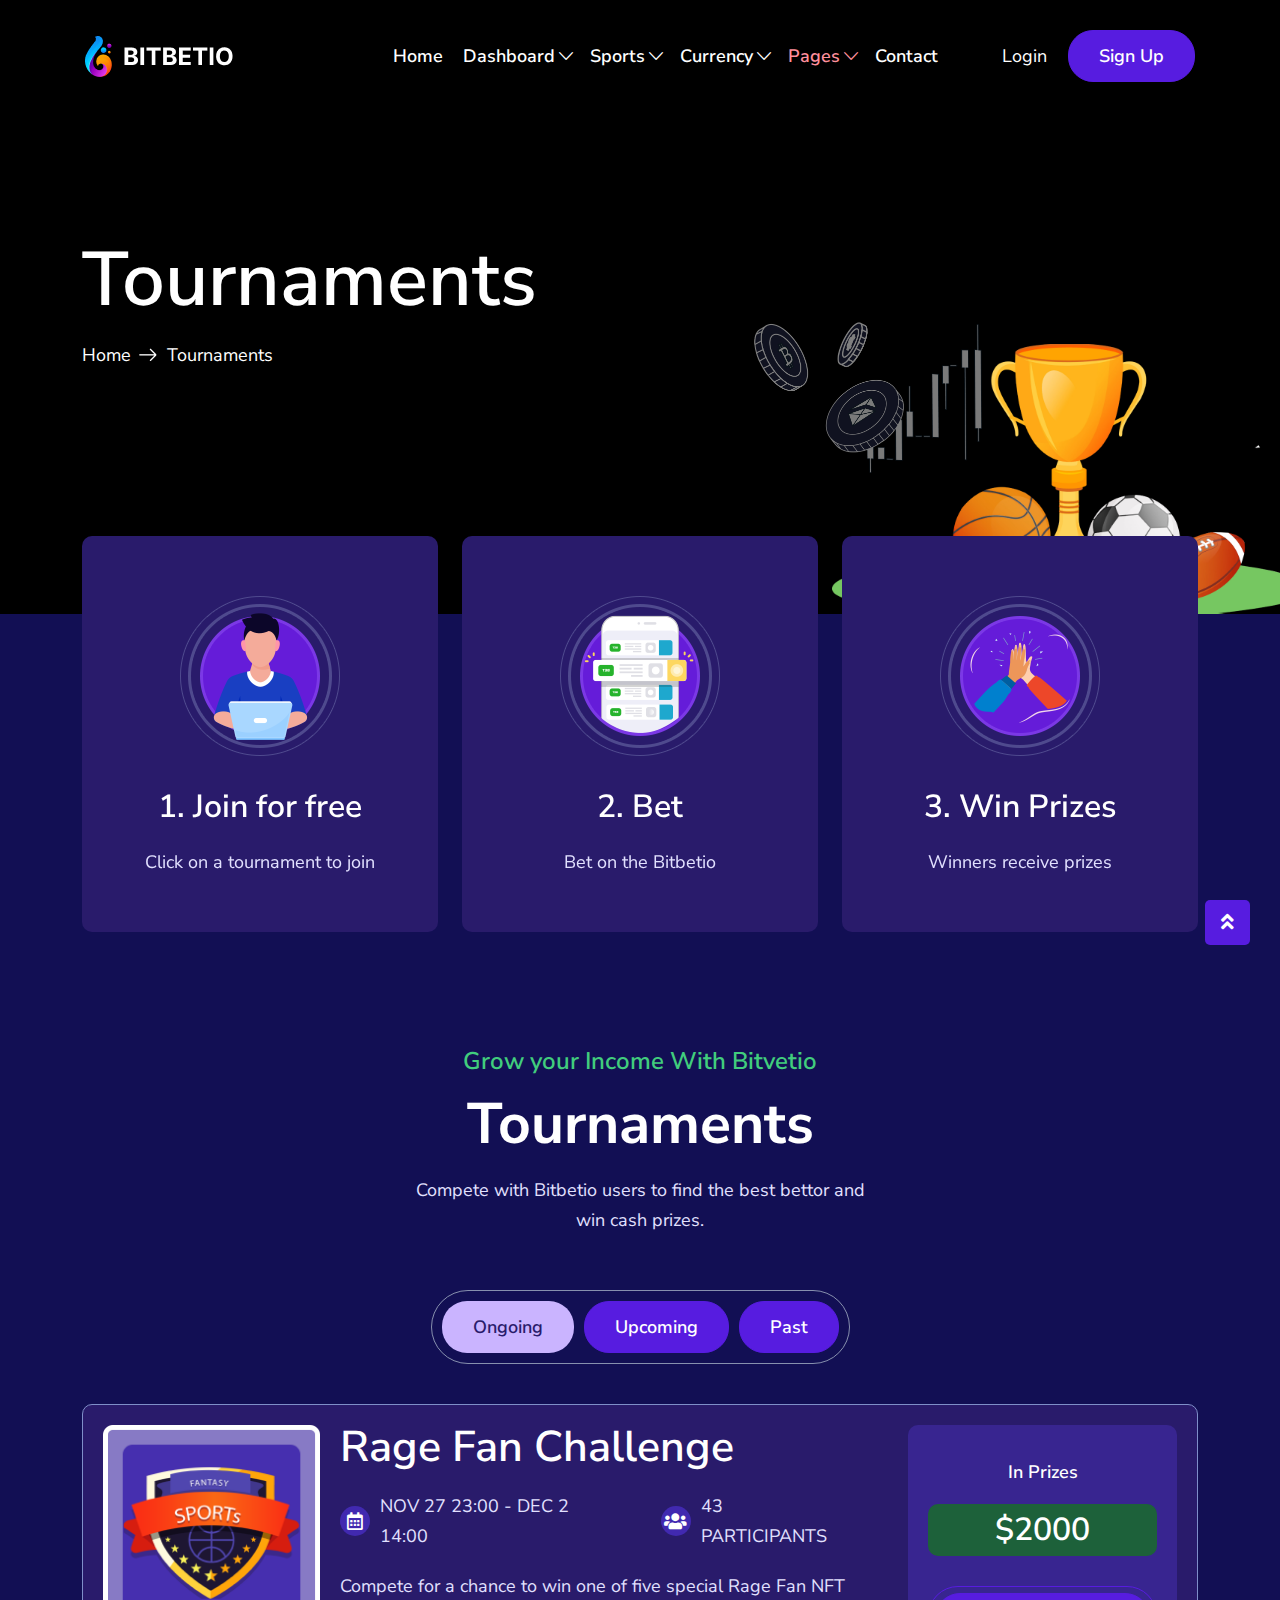
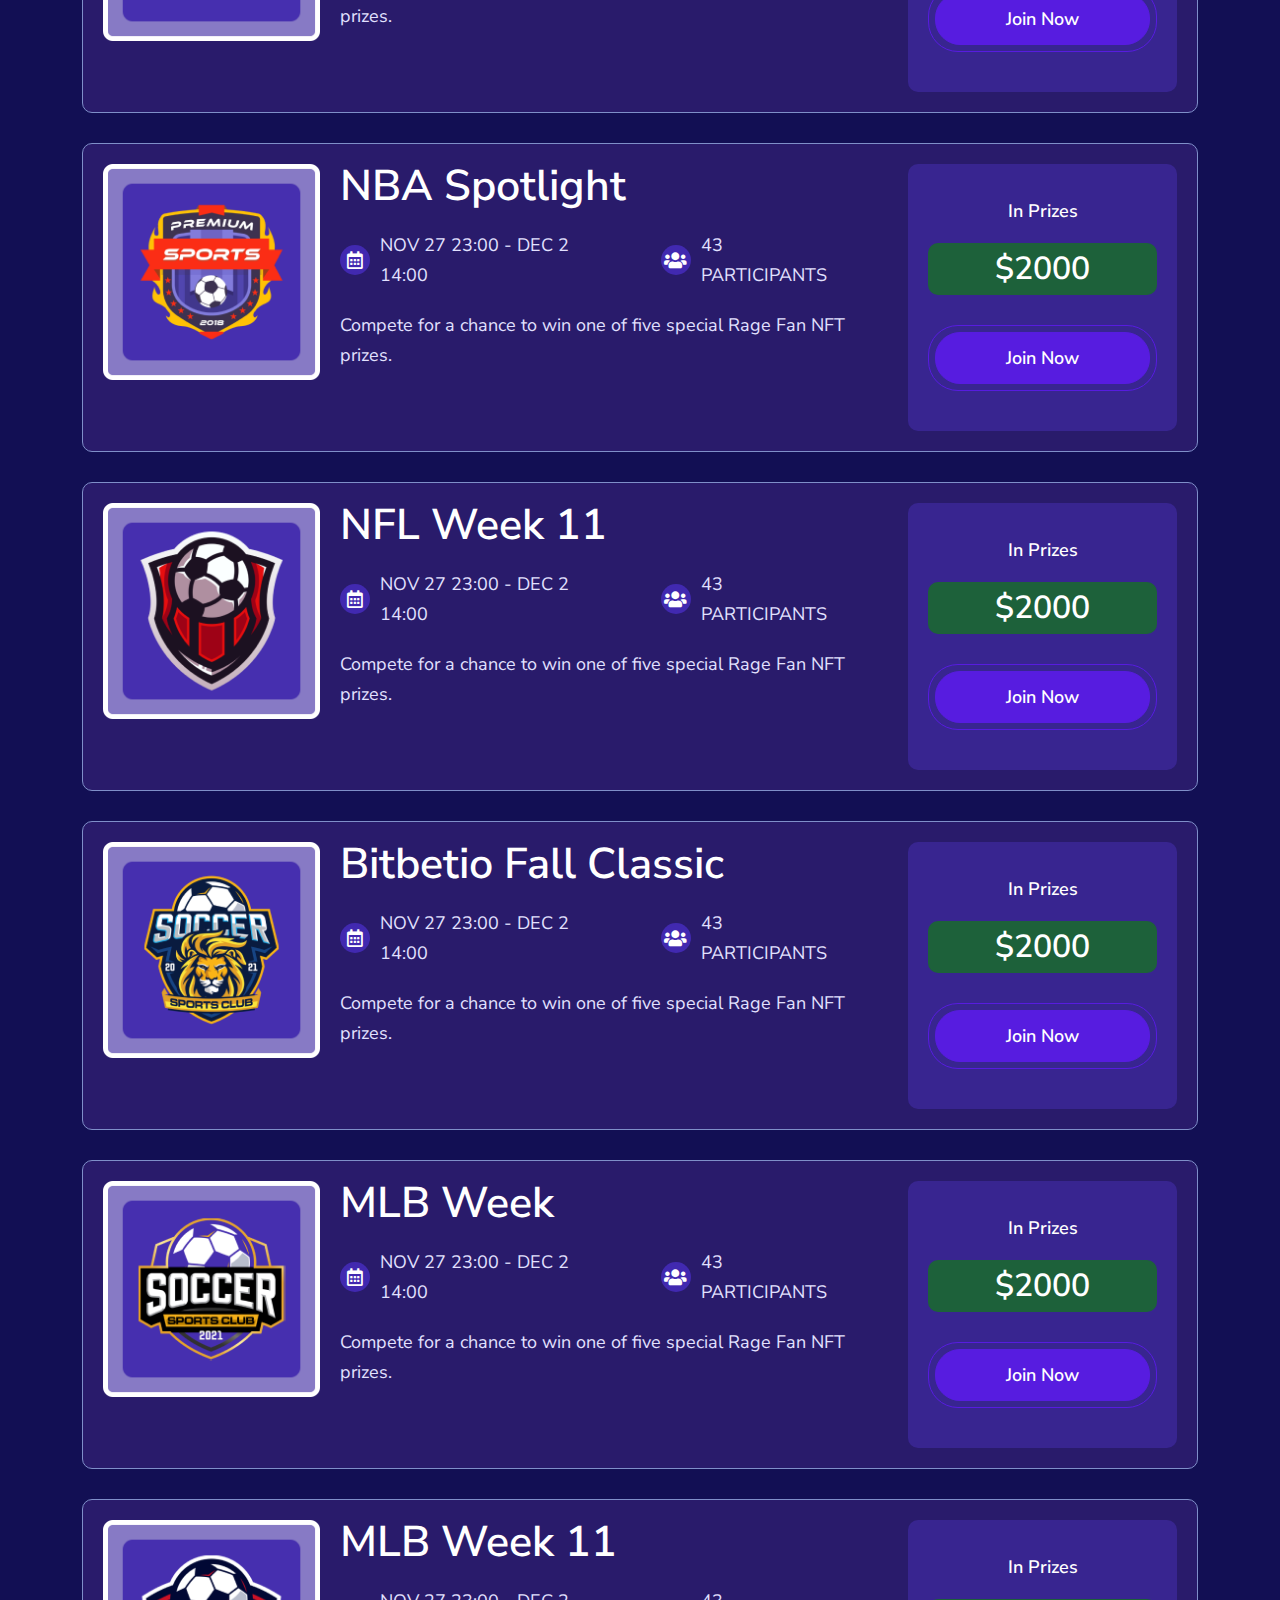
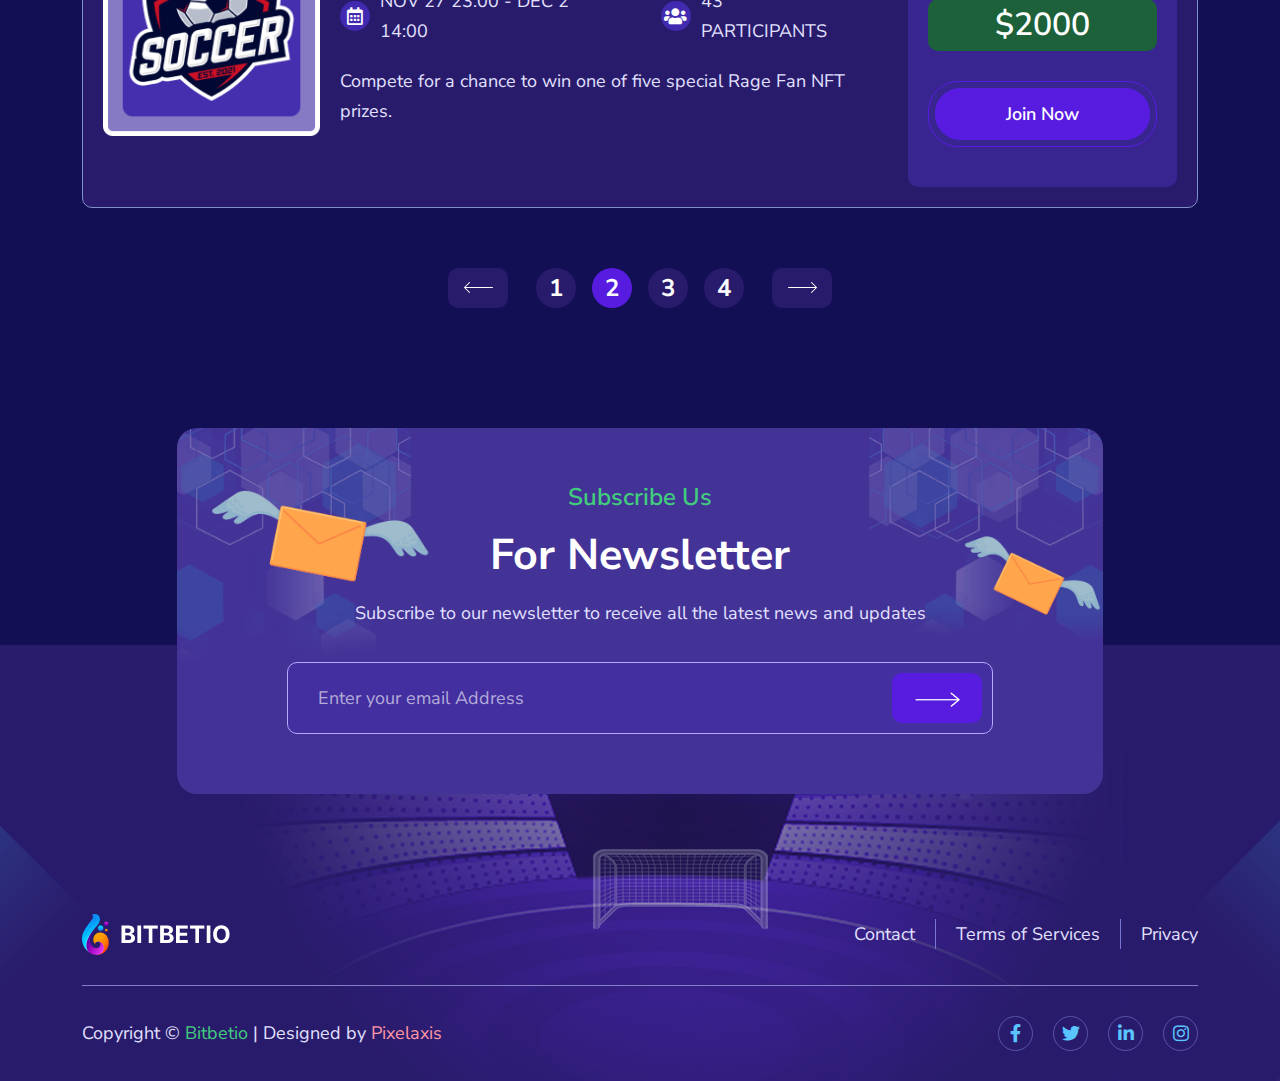
<file: tournaments.html>
<!DOCTYPE html>
<html lang="en">

<head>
    <meta charset="UTF-8">
    <meta http-equiv="X-UA-Compatible" content="IE=edge">
    <meta name="viewport" content="width=device-width, initial-scale=1.0">
    <meta http-equiv="X-UA-Compatible" content="ie=edge">
    <title>Bitbetio - HTML Template</title>

    <link rel="shortcut icon" href="favicons/images-fav.png" type="image/x-icon">
    <link rel="stylesheet" href="css/css-bootstrap.min.css">
    <link rel="stylesheet" href="css/css-fontawesome.min.css">
    <link rel="stylesheet" href="css/css-jquery-ui.css">
    <link rel="stylesheet" href="css/plugin-nice-select.css">
    <link rel="stylesheet" href="css/plugin-magnific-popup.css">
    <link rel="stylesheet" href="css/plugin-slick.css">
    <link rel="stylesheet" href="css/css-arafat-font.css">
    <link rel="stylesheet" href="css/plugin-animate.css">
    <link rel="stylesheet" href="css/css-style.css">
</head>

<body>
    <!-- start preloader -->
    <div class="preloader" id="preloader"></div>
    <!-- end preloader -->

    <!-- Scroll To Top Start-->
    <a href="javascript:void(0)" class="scrollToTop"><i class="fas fa-angle-double-up"></i></a>
    <!-- Scroll To Top End -->

    <!-- header-section start -->
    <header class="header-section">
        <div class="overlay">
            <div class="container">
                <div class="row d-flex header-area">
                    <nav class="navbar navbar-expand-lg navbar-light">
                        <a class="navbar-brand" href="index.html">
                            <img src="images/images-logo.png" class="logo" alt="logo">
                        </a>
                        <button class="navbar-toggler collapsed" type="button" data-bs-toggle="collapse" data-bs-target="#navbar-content">
                            <i class="fas fa-bars"></i>
                        </button>
                        <div class="collapse navbar-collapse justify-content-end" id="navbar-content">
                            <ul class="navbar-nav mr-auto mb-2 mb-lg-0">
                                <li class="nav-item">
                                    <a class="nav-link" aria-current="page" href="index.html">Home</a>
                                </li>
                                <li class="nav-item dropdown main-navbar">
                                    <a class="nav-link dropdown-toggle" href="javascript:void(0)" data-bs-toggle="dropdown" data-bs-auto-close="outside">Dashboard</a>
                                    <ul class="dropdown-menu main-menu shadow">
                                        <li><a class="nav-link" href="dashboard.html">Dashboard</a></li>
                                        <li class="dropend sub-navbar">
                                            <a href="javascript:void(0)" class="dropdown-item dropdown-toggle" data-bs-toggle="dropdown" data-bs-auto-close="outside">Setting</a>
                                            <ul class="dropdown-menu sub-menu shadow">
                                                <li><a class="nav-link" href="personal-details-setting.html">Personal Details</a></li>
                                                <li><a class="nav-link" href="modify-login-password.html">Change Password</a></li>
                                            </ul>
                                        </li>
                                    </ul>
                                </li>
                                <li class="nav-item dropdown main-navbar">
                                    <a class="nav-link dropdown-toggle" href="javascript:void(0)" data-bs-toggle="dropdown" data-bs-auto-close="outside">Sports</a>
                                    <ul class="dropdown-menu main-menu shadow">
                                        <li><a class="nav-link" href="soccer-bets-2.html">Tennis</a></li>
                                        <li><a class="nav-link" href="soccer-bets-1.html">Soccer</a></li>
                                        <li><a class="nav-link" href="soccer-bets-2.html">NBA</a></li>
                                    </ul>
                                </li>
                                <li class="nav-item dropdown main-navbar">
                                    <a class="nav-link dropdown-toggle" href="javascript:void(0)" data-bs-toggle="dropdown" data-bs-auto-close="outside">Currency</a>
                                    <ul class="dropdown-menu main-menu shadow">
                                        <li><a class="nav-link" href="escrow-bets-fee.html">Escrow Bets Fee</a></li>
                                        <li><a class="nav-link" href="currency-bet.html">Currency Bet</a></li>
                                        <li><a class="nav-link" href="betting-details.html">Betting Details</a></li>
                                        <li><a class="nav-link" href="create-new-currency.html">Create Currency</a></li>
                                    </ul>
                                </li>
                                <li class="nav-item dropdown main-navbar">
                                    <a class="nav-link dropdown-toggle active" href="javascript:void(0)" data-bs-toggle="dropdown" data-bs-auto-close="outside">Pages</a>
                                    <ul class="dropdown-menu main-menu shadow">
                                        <li class="dropend sub-navbar">
                                            <a href="javascript:void(0)" class="dropdown-item dropdown-toggle" data-bs-toggle="dropdown" data-bs-auto-close="outside">Tournaments</a>
                                            <ul class="dropdown-menu sub-menu shadow">
                                                <li><a class="nav-link" href="tournaments.html">Tournaments</a></li>
                                                <li><a class="nav-link" href="tournaments-details.html">Tournaments Details</a></li>
                                            </ul>
                                        </li>
                                        <li class="dropend sub-navbar">
                                            <a href="javascript:void(0)" class="dropdown-item dropdown-toggle" data-bs-toggle="dropdown" data-bs-auto-close="outside">Blog</a>
                                            <ul class="dropdown-menu sub-menu shadow">
                                                <li><a class="nav-link" href="blog.html">Blog</a></li>
                                                <li><a class="nav-link" href="blog-details.html">Blog Details</a></li>
                                            </ul>
                                        </li>
                                        <li><a class="nav-link" href="affiliate.html">Affiliate</a></li>
                                        <li><a class="nav-link" href="faqs.html">Faqs</a></li>
                                        <li><a class="nav-link" href="privacy-policy.html">Privacy Policy</a></li>
                                        <li><a class="nav-link" href="terms-conditions.html">Terms Conditions</a></li>
                                        <li><a class="nav-link" href="error.html">Error</a></li>
                                    </ul>
                                </li>
                                <li class="nav-item">
                                    <a class="nav-link" href="contact.html">Contact</a>
                                </li>
                            </ul>
                            <div class="right-area header-action d-flex align-items-center max-un">
                                <button type="button" class="login" data-bs-toggle="modal" data-bs-target="#loginMod">
                                    Login
                                </button>
                                <button type="button" class="cmn-btn reg" data-bs-toggle="modal" data-bs-target="#loginMod">
                                    Sign Up
                                </button>
                            </div>
                        </div>
                    </nav>
                </div>
            </div>
        </div>
    </header>
    <!-- header-section end -->

    <!-- Login Registration start -->
    <div class="log-reg">
        <div class="container">
            <div class="row">
                <div class="col-lg-6">
                    <div class="modal fade" id="loginMod">
                        <div class="modal-dialog modal-dialog-centered">
                            <div class="modal-content">
                                <div class="modal-header justify-content-center">
                                    <button type="button" class="btn-close" data-bs-dismiss="modal" aria-label="Close"></button>
                                </div>
                                <ul class="nav log-reg-btn justify-content-around">
                                    <li class="bottom-area" role="presentation">
                                        <button class="nav-link" id="regArea-tab" data-bs-toggle="tab" data-bs-target="#regArea" type="button" role="tab" aria-controls="regArea" aria-selected="false">
                                            SIGN UP
                                        </button>
                                    </li>
                                    <li class="bottom-area" role="presentation">
                                        <button class="nav-link active" id="loginArea-tab" data-bs-toggle="tab" data-bs-target="#loginArea" type="button" role="tab" aria-controls="loginArea" aria-selected="true">
                                            LOGIN
                                        </button>
                                    </li>
                                </ul>
                                <div class="tab-content">
                                    <div class="tab-pane fade show active" id="loginArea" role="tabpanel" aria-labelledby="loginArea-tab">
                                        <div class="login-reg-content">
                                            <div class="modal-body">
                                                <div class="head-area">
                                                    <h6 class="title">Login Direetly With</h6>
                                                    <div class="social-link d-flex align-items-center">
                                                        <a href="javascript:void(0)" class="active"><i class="fab fa-facebook-f"></i></a>
                                                        <a href="javascript:void(0)"><i class="fab fa-twitter"></i></a>
                                                        <a href="javascript:void(0)"><i class="fab fa-linkedin-in"></i></a>
                                                        <a href="javascript:void(0)"><i class="fab fa-instagram"></i></a>
                                                    </div>
                                                </div>
                                                <div class="form-area">
                                                    <form action="#">
                                                        <div class="row">
                                                            <div class="col-12">
                                                                <div class="single-input">
                                                                    <label for="logemail">Email</label>
                                                                    <input type="text" id="logemail" placeholder="Email Address">
                                                                </div>
                                                                <div class="single-input">
                                                                    <label for="logpassword">Password</label>
                                                                    <input type="text" id="logpassword" placeholder="Email Password">
                                                                </div>
                                                            </div>
                                                            <div class="col-12">
                                                                <div class="remember-me">
                                                                    <label class="checkbox-single d-flex align-items-center">
                                                                        <span class="left-area">
                                                                            <span class="checkbox-area d-flex">
                                                                                <input type="checkbox" checked>
                                                                                <span class="checkmark"></span>
                                                                            </span>
                                                                            <span class="item-title d-flex align-items-center">
                                                                                <span>Remember Me</span>
                                                                            </span>
                                                                        </span>
                                                                    </label>
                                                                    <a href="javascript:void(0)">Forgot Password</a>
                                                                </div>
                                                            </div>
                                                            <span class="btn-border w-100">
                                                                <button class="cmn-btn w-100">LOGIN</button>
                                                            </span>
                                                        </div>
                                                    </form>
                                                    <div class="bottom-area text-center">
                                                        <p>Not a member ? <a href="javascript:void(0)" class="reg-btn">Register</a></p>
                                                    </div>
                                                </div>
                                            </div>
                                        </div>
                                    </div>
                                    <div class="tab-pane fade" id="regArea" role="tabpanel" aria-labelledby="regArea-tab">
                                        <div class="login-reg-content regMode">
                                            <div class="modal-body">
                                                <div class="head-area">
                                                    <h6 class="title">Register On Bitbetio</h6>
                                                    <div class="social-link d-flex align-items-center">
                                                        <a href="javascript:void(0)" class="active"><i class="fab fa-facebook-f"></i></a>
                                                        <a href="javascript:void(0)"><i class="fab fa-twitter"></i></a>
                                                        <a href="javascript:void(0)"><i class="fab fa-linkedin-in"></i></a>
                                                        <a href="javascript:void(0)"><i class="fab fa-instagram"></i></a>
                                                    </div>
                                                </div>
                                                <div class="form-area">
                                                    <form action="#">
                                                        <div class="row">
                                                            <div class="col-12">
                                                                <div class="single-input">
                                                                    <label for="regemail">Email</label>
                                                                    <input type="text" id="regemail" placeholder="Email Address">
                                                                </div>
                                                                <div class="single-input">
                                                                    <label for="regpassword">Password</label>
                                                                    <input type="text" id="regpassword" placeholder="Email Password">
                                                                </div>
                                                                <div class="single-input">
                                                                    <label>Country</label>
                                                                    <select>
                                                                        <option value="1">United States</option>
                                                                        <option value="2">United Kingdom</option>
                                                                        <option value="3">Canada</option>
                                                                    </select>
                                                                </div>
                                                            </div>
                                                            <div class="col-12">
                                                                <div class="remember-me">
                                                                    <a href="javascript:void(0)">Have a referral
                                                                        code?</a>
                                                                </div>
                                                            </div>
                                                            <span class="btn-border w-100">
                                                                <button class="cmn-btn w-100">SIGN UP</button>
                                                            </span>
                                                        </div>
                                                    </form>
                                                    <div class="bottom-area text-center">
                                                        <p>Already have an member ? <a href="javascript:void(0)" class="log-btn">Login</a></p>
                                                    </div>
                                                    <div class="counter-area">
                                                        <div class="single">
                                                            <div class="icon-area">
                                                                <img src="images/icon-signup-counter-icon-1.png" alt="icon">
                                                            </div>
                                                            <div class="text-area">
                                                                <p>25,179k</p>
                                                                <p class="mdr">Bets</p>
                                                            </div>
                                                        </div>
                                                        <div class="single">
                                                            <div class="icon-area">
                                                                <img src="images/icon-signup-counter-icon-2.png" alt="icon">
                                                            </div>
                                                            <div class="text-area">
                                                                <p>6.65 BTC</p>
                                                                <p class="mdr">Total Won</p>
                                                            </div>
                                                        </div>
                                                    </div>
                                                </div>
                                            </div>
                                        </div>
                                    </div>
                                </div>
                            </div>
                        </div>
                    </div>
                </div>
            </div>
        </div>
    </div>
    <!-- Login Registration end -->

    <!-- Banner Section start -->
    <section class="banner-section inner-banner tournaments">
        <div class="overlay">
            <div class="shape-area">
                <img src="images/images-tournaments-illus.png" class="tournaments-illu" alt="image">
            </div>
            <div class="banner-content">
                <div class="container">
                    <div class="content-shape">
                        <img src="images/images-sell-hero-illus.png" class="obj-8" alt="image">
                    </div>
                    <div class="row">
                        <div class="col-lg-9 col-md-10">
                            <div class="main-content">
                                <h1>Tournaments</h1>
                                <div class="breadcrumb-area">
                                    <nav aria-label="breadcrumb">
                                        <ol class="breadcrumb d-flex align-items-center">
                                            <li class="breadcrumb-item"><a href="index.html">Home</a></li>
                                            <li class="breadcrumb-item active" aria-current="page">Tournaments</li>
                                        </ol>
                                    </nav>
                                </div>
                            </div>
                        </div>
                    </div>
                </div>
            </div>
        </div>
    </section>
    <!-- Banner Section end -->

    <!-- How it works In start -->
    <section class="how-works-tournaments">
        <div class="overlay">
            <div class="container">
                <div class="row cus-mar">
                    <div class="col-md-6 col-lg-4">
                        <div class="single-area text-center">
                            <div class="img-area">
                                <img src="images/icon-how-works-icon-9.png" alt="image">
                            </div>
                            <h4>1. Join for free</h4>
                            <p>Click on a tournament to join</p>
                        </div>
                    </div>
                    <div class="col-md-6 col-lg-4">
                        <div class="single-area text-center">
                            <div class="img-area">
                                <img src="images/icon-how-works-icon-10.png" alt="image">
                            </div>
                            <h4>2. Bet</h4>
                            <p>Bet on the Bitbetio</p>
                        </div>
                    </div>
                    <div class="col-md-6 col-lg-4">
                        <div class="single-area text-center">
                            <div class="img-area">
                                <img src="images/icon-how-works-icon-11.png" alt="image">
                            </div>
                            <h4>3. Win Prizes</h4>
                            <p>Winners receive prizes</p>
                        </div>
                    </div>
                </div>
            </div>
        </div>
    </section>
    <!-- How it works In end -->

    <!-- Tournaments section start -->
    <section class="tournaments-section">
        <div class="overlay pt-120">
            <div class="container">
                <div class="row justify-content-center">
                    <div class="col-lg-5">
                        <div class="section-header text-center">
                            <h5 class="sub-title">Grow your Income With Bitvetio</h5>
                            <h2 class="title">Tournaments</h2>
                            <p>Compete with Bitbetio users to find the best bettor and win cash prizes.</p>
                        </div>
                    </div>
                </div>
                <div class="d-flex justify-content-center">
                    <ul class="nav" role="tablist">
                        <li class="nav-item" role="presentation">
                            <button class="cmn-btn active" id="ongoing-tab" data-bs-toggle="tab" data-bs-target="#ongoing" type="button" role="tab" aria-controls="ongoing" aria-selected="true">ongoing</button>
                        </li>
                        <li class="nav-item" role="presentation">
                            <button class="cmn-btn" id="upcoming-tab" data-bs-toggle="tab" data-bs-target="#upcoming" type="button" role="tab" aria-controls="upcoming" aria-selected="false">upcoming</button>
                        </li>
                        <li class="nav-item" role="presentation">
                            <button class="cmn-btn" id="past-tab" data-bs-toggle="tab" data-bs-target="#past" type="button" role="tab" aria-controls="past" aria-selected="false">past</button>
                        </li>
                    </ul>
                </div>
                <div class="tab-content">
                    <div class="tab-pane fade show active" id="ongoing" role="tabpanel" aria-labelledby="ongoing-tab">
                        <div class="row">
                            <div class="col-12">
                                <div class="single-item">
                                    <div class="left-item">
                                        <div class="logo-item">
                                            <img src="images/icon-tournaments-logo-1.png" alt="icon">
                                        </div>
                                        <div class="mid-area">
                                            <h3>Rage Fan Challenge</h3>
                                            <ul>
                                                <li>
                                                    <span><i class="far fa-calendar-alt"></i></span>
                                                    NOV 27 23:00 - DEC 2 14:00
                                                </li>
                                                <li>
                                                    <span><i class="fas fa-users"></i></span>
                                                    43 PARTICIPANTS
                                                </li>
                                            </ul>
                                            <p>Compete for a chance to win one of five special Rage Fan NFT prizes.</p>
                                        </div>
                                    </div>
                                    <div class="last-item">
                                        <h6>In Prizes</h6>
                                        <h4>$2000</h4>
                                        <span class="btn-border">
                                            <a href="tournaments-details.html" class="cmn-btn">Join Now</a>
                                        </span>
                                    </div>
                                </div>
                                <div class="single-item">
                                    <div class="left-item">
                                        <div class="logo-item">
                                            <img src="images/icon-tournaments-logo-2.png" alt="icon">
                                        </div>
                                        <div class="mid-area">
                                            <h3>NBA Spotlight</h3>
                                            <ul>
                                                <li>
                                                    <span><i class="far fa-calendar-alt"></i></span>
                                                    NOV 27 23:00 - DEC 2 14:00
                                                </li>
                                                <li>
                                                    <span><i class="fas fa-users"></i></span>
                                                    43 PARTICIPANTS
                                                </li>
                                            </ul>
                                            <p>Compete for a chance to win one of five special Rage Fan NFT prizes.</p>
                                        </div>
                                    </div>
                                    <div class="last-item">
                                        <h6>In Prizes</h6>
                                        <h4>$2000</h4>
                                        <span class="btn-border">
                                            <a href="tournaments-details.html" class="cmn-btn">Join Now</a>
                                        </span>
                                    </div>
                                </div>
                                <div class="single-item">
                                    <div class="left-item">
                                        <div class="logo-item">
                                            <img src="images/icon-tournaments-logo-3.png" alt="icon">
                                        </div>
                                        <div class="mid-area">
                                            <h3>NFL Week 11</h3>
                                            <ul>
                                                <li>
                                                    <span><i class="far fa-calendar-alt"></i></span>
                                                    NOV 27 23:00 - DEC 2 14:00
                                                </li>
                                                <li>
                                                    <span><i class="fas fa-users"></i></span>
                                                    43 PARTICIPANTS
                                                </li>
                                            </ul>
                                            <p>Compete for a chance to win one of five special Rage Fan NFT prizes.</p>
                                        </div>
                                    </div>
                                    <div class="last-item">
                                        <h6>In Prizes</h6>
                                        <h4>$2000</h4>
                                        <span class="btn-border">
                                            <a href="tournaments-details.html" class="cmn-btn">Join Now</a>
                                        </span>
                                    </div>
                                </div>
                                <div class="single-item">
                                    <div class="left-item">
                                        <div class="logo-item">
                                            <img src="images/icon-tournaments-logo-4.png" alt="icon">
                                        </div>
                                        <div class="mid-area">
                                            <h3>Bitbetio Fall Classic</h3>
                                            <ul>
                                                <li>
                                                    <span><i class="far fa-calendar-alt"></i></span>
                                                    NOV 27 23:00 - DEC 2 14:00
                                                </li>
                                                <li>
                                                    <span><i class="fas fa-users"></i></span>
                                                    43 PARTICIPANTS
                                                </li>
                                            </ul>
                                            <p>Compete for a chance to win one of five special Rage Fan NFT prizes.</p>
                                        </div>
                                    </div>
                                    <div class="last-item">
                                        <h6>In Prizes</h6>
                                        <h4>$2000</h4>
                                        <span class="btn-border">
                                            <a href="tournaments-details.html" class="cmn-btn">Join Now</a>
                                        </span>
                                    </div>
                                </div>
                                <div class="single-item">
                                    <div class="left-item">
                                        <div class="logo-item">
                                            <img src="images/icon-tournaments-logo-5.png" alt="icon">
                                        </div>
                                        <div class="mid-area">
                                            <h3>MLB Week</h3>
                                            <ul>
                                                <li>
                                                    <span><i class="far fa-calendar-alt"></i></span>
                                                    NOV 27 23:00 - DEC 2 14:00
                                                </li>
                                                <li>
                                                    <span><i class="fas fa-users"></i></span>
                                                    43 PARTICIPANTS
                                                </li>
                                            </ul>
                                            <p>Compete for a chance to win one of five special Rage Fan NFT prizes.</p>
                                        </div>
                                    </div>
                                    <div class="last-item">
                                        <h6>In Prizes</h6>
                                        <h4>$2000</h4>
                                        <span class="btn-border">
                                            <a href="tournaments-details.html" class="cmn-btn">Join Now</a>
                                        </span>
                                    </div>
                                </div>
                                <div class="single-item">
                                    <div class="left-item">
                                        <div class="logo-item">
                                            <img src="images/icon-tournaments-logo-6.png" alt="icon">
                                        </div>
                                        <div class="mid-area">
                                            <h3>MLB Week 11</h3>
                                            <ul>
                                                <li>
                                                    <span><i class="far fa-calendar-alt"></i></span>
                                                    NOV 27 23:00 - DEC 2 14:00
                                                </li>
                                                <li>
                                                    <span><i class="fas fa-users"></i></span>
                                                    43 PARTICIPANTS
                                                </li>
                                            </ul>
                                            <p>Compete for a chance to win one of five special Rage Fan NFT prizes.</p>
                                        </div>
                                    </div>
                                    <div class="last-item">
                                        <h6>In Prizes</h6>
                                        <h4>$2000</h4>
                                        <span class="btn-border">
                                            <a href="tournaments-details.html" class="cmn-btn">Join Now</a>
                                        </span>
                                    </div>
                                </div>
                            </div>
                        </div>
                        <div class="row mt-60">
                            <div class="col-lg-12 d-flex justify-content-center">
                                <nav aria-label="Page navigation" class="d-flex justify-content-center">
                                    <ul class="pagination justify-content-center align-items-center">
                                        <li class="page-item">
                                            <a class="page-btn previous" href="javascript:void(0)" aria-label="Previous">
                                                <img src="images/icon-arrow-left.png" alt="icon">
                                            </a>
                                        </li>
                                        <li class="page-item"><a class="page-link xlr" href="javascript:void(0)">1</a>
                                        </li>
                                        <li class="page-item"><a class="page-link xlr active" href="javascript:void(0)">2</a></li>
                                        <li class="page-item"><a class="page-link xlr" href="javascript:void(0)">3</a>
                                        </li>
                                        <li class="page-item"><a class="page-link xlr" href="javascript:void(0)">4</a>
                                        </li>
                                        <li class="page-item">
                                            <a class="page-btn next" href="javascript:void(0)" aria-label="Next">
                                                <img src="images/icon-arrow-right.png" alt="icon">
                                            </a>
                                        </li>
                                    </ul>
                                </nav>
                            </div>
                        </div>
                    </div>
                    <div class="tab-pane fade" id="upcoming" role="tabpanel" aria-labelledby="upcoming-tab">
                        <div class="row">
                            <div class="col-12">
                                <div class="single-item">
                                    <div class="left-item">
                                        <div class="logo-item">
                                            <img src="images/icon-tournaments-logo-4.png" alt="icon">
                                        </div>
                                        <div class="mid-area">
                                            <h3>Bitbetio Fall Classic</h3>
                                            <ul>
                                                <li>
                                                    <span><i class="far fa-calendar-alt"></i></span>
                                                    NOV 27 23:00 - DEC 2 14:00
                                                </li>
                                                <li>
                                                    <span><i class="fas fa-users"></i></span>
                                                    43 PARTICIPANTS
                                                </li>
                                            </ul>
                                            <p>Compete for a chance to win one of five special Rage Fan NFT prizes.</p>
                                        </div>
                                    </div>
                                    <div class="last-item">
                                        <h6>In Prizes</h6>
                                        <h4>$2000</h4>
                                        <span class="btn-border">
                                            <a href="tournaments-details.html" class="cmn-btn">Join Now</a>
                                        </span>
                                    </div>
                                </div>
                                <div class="single-item">
                                    <div class="left-item">
                                        <div class="logo-item">
                                            <img src="images/icon-tournaments-logo-2.png" alt="icon">
                                        </div>
                                        <div class="mid-area">
                                            <h3>NBA Spotlight</h3>
                                            <ul>
                                                <li>
                                                    <span><i class="far fa-calendar-alt"></i></span>
                                                    NOV 27 23:00 - DEC 2 14:00
                                                </li>
                                                <li>
                                                    <span><i class="fas fa-users"></i></span>
                                                    43 PARTICIPANTS
                                                </li>
                                            </ul>
                                            <p>Compete for a chance to win one of five special Rage Fan NFT prizes.</p>
                                        </div>
                                    </div>
                                    <div class="last-item">
                                        <h6>In Prizes</h6>
                                        <h4>$2000</h4>
                                        <span class="btn-border">
                                            <a href="tournaments-details.html" class="cmn-btn">Join Now</a>
                                        </span>
                                    </div>
                                </div>
                                <div class="single-item">
                                    <div class="left-item">
                                        <div class="logo-item">
                                            <img src="images/icon-tournaments-logo-6.png" alt="icon">
                                        </div>
                                        <div class="mid-area">
                                            <h3>MLB Week</h3>
                                            <ul>
                                                <li>
                                                    <span><i class="far fa-calendar-alt"></i></span>
                                                    NOV 27 23:00 - DEC 2 14:00
                                                </li>
                                                <li>
                                                    <span><i class="fas fa-users"></i></span>
                                                    43 PARTICIPANTS
                                                </li>
                                            </ul>
                                            <p>Compete for a chance to win one of five special Rage Fan NFT prizes.</p>
                                        </div>
                                    </div>
                                    <div class="last-item">
                                        <h6>In Prizes</h6>
                                        <h4>$2000</h4>
                                        <span class="btn-border">
                                            <a href="tournaments-details.html" class="cmn-btn">Join Now</a>
                                        </span>
                                    </div>
                                </div>
                                <div class="single-item">
                                    <div class="left-item">
                                        <div class="logo-item">
                                            <img src="images/icon-tournaments-logo-1.png" alt="icon">
                                        </div>
                                        <div class="mid-area">
                                            <h3>Rage Fan Challenge</h3>
                                            <ul>
                                                <li>
                                                    <span><i class="far fa-calendar-alt"></i></span>
                                                    NOV 27 23:00 - DEC 2 14:00
                                                </li>
                                                <li>
                                                    <span><i class="fas fa-users"></i></span>
                                                    43 PARTICIPANTS
                                                </li>
                                            </ul>
                                            <p>Compete for a chance to win one of five special Rage Fan NFT prizes.</p>
                                        </div>
                                    </div>
                                    <div class="last-item">
                                        <h6>In Prizes</h6>
                                        <h4>$2000</h4>
                                        <span class="btn-border">
                                            <a href="tournaments-details.html" class="cmn-btn">Join Now</a>
                                        </span>
                                    </div>
                                </div>
                                <div class="single-item">
                                    <div class="left-item">
                                        <div class="logo-item">
                                            <img src="images/icon-tournaments-logo-3.png" alt="icon">
                                        </div>
                                        <div class="mid-area">
                                            <h3>NFL Week 11</h3>
                                            <ul>
                                                <li>
                                                    <span><i class="far fa-calendar-alt"></i></span>
                                                    NOV 27 23:00 - DEC 2 14:00
                                                </li>
                                                <li>
                                                    <span><i class="fas fa-users"></i></span>
                                                    43 PARTICIPANTS
                                                </li>
                                            </ul>
                                            <p>Compete for a chance to win one of five special Rage Fan NFT prizes.</p>
                                        </div>
                                    </div>
                                    <div class="last-item">
                                        <h6>In Prizes</h6>
                                        <h4>$2000</h4>
                                        <span class="btn-border">
                                            <a href="tournaments-details.html" class="cmn-btn">Join Now</a>
                                        </span>
                                    </div>
                                </div>
                                <div class="single-item">
                                    <div class="left-item">
                                        <div class="logo-item">
                                            <img src="images/icon-tournaments-logo-5.png" alt="icon">
                                        </div>
                                        <div class="mid-area">
                                            <h3>MLB Week</h3>
                                            <ul>
                                                <li>
                                                    <span><i class="far fa-calendar-alt"></i></span>
                                                    NOV 27 23:00 - DEC 2 14:00
                                                </li>
                                                <li>
                                                    <span><i class="fas fa-users"></i></span>
                                                    43 PARTICIPANTS
                                                </li>
                                            </ul>
                                            <p>Compete for a chance to win one of five special Rage Fan NFT prizes.</p>
                                        </div>
                                    </div>
                                    <div class="last-item">
                                        <h6>In Prizes</h6>
                                        <h4>$2000</h4>
                                        <span class="btn-border">
                                            <a href="tournaments-details.html" class="cmn-btn">Join Now</a>
                                        </span>
                                    </div>
                                </div>
                            </div>
                        </div>
                        <div class="row mt-60">
                            <div class="col-lg-12 d-flex justify-content-center">
                                <nav aria-label="Page navigation" class="d-flex justify-content-center">
                                    <ul class="pagination justify-content-center align-items-center">
                                        <li class="page-item">
                                            <a class="page-btn previous" href="javascript:void(0)" aria-label="Previous">
                                                <img src="images/icon-arrow-left.png" alt="icon">
                                            </a>
                                        </li>
                                        <li class="page-item"><a class="page-link xlr" href="javascript:void(0)">1</a>
                                        </li>
                                        <li class="page-item"><a class="page-link xlr active" href="javascript:void(0)">2</a></li>
                                        <li class="page-item"><a class="page-link xlr" href="javascript:void(0)">3</a>
                                        </li>
                                        <li class="page-item"><a class="page-link xlr" href="javascript:void(0)">4</a>
                                        </li>
                                        <li class="page-item">
                                            <a class="page-btn next" href="javascript:void(0)" aria-label="Next">
                                                <img src="images/icon-arrow-right.png" alt="icon">
                                            </a>
                                        </li>
                                    </ul>
                                </nav>
                            </div>
                        </div>
                    </div>
                    <div class="tab-pane fade" id="past" role="tabpanel" aria-labelledby="past-tab">
                        <div class="row">
                            <div class="col-12">
                                <div class="single-item">
                                    <div class="left-item">
                                        <div class="logo-item">
                                            <img src="images/icon-tournaments-logo-5.png" alt="icon">
                                        </div>
                                        <div class="mid-area">
                                            <h3>MLB Week</h3>
                                            <ul>
                                                <li>
                                                    <span><i class="far fa-calendar-alt"></i></span>
                                                    NOV 27 23:00 - DEC 2 14:00
                                                </li>
                                                <li>
                                                    <span><i class="fas fa-users"></i></span>
                                                    43 PARTICIPANTS
                                                </li>
                                            </ul>
                                            <p>Compete for a chance to win one of five special Rage Fan NFT prizes.</p>
                                        </div>
                                    </div>
                                    <div class="last-item">
                                        <h6>In Prizes</h6>
                                        <h4>$2000</h4>
                                        <span class="btn-border">
                                            <a href="tournaments-details.html" class="cmn-btn">Join Now</a>
                                        </span>
                                    </div>
                                </div>
                                <div class="single-item">
                                    <div class="left-item">
                                        <div class="logo-item">
                                            <img src="images/icon-tournaments-logo-4.png" alt="icon">
                                        </div>
                                        <div class="mid-area">
                                            <h3>Bitbetio Fall Classic</h3>
                                            <ul>
                                                <li>
                                                    <span><i class="far fa-calendar-alt"></i></span>
                                                    NOV 27 23:00 - DEC 2 14:00
                                                </li>
                                                <li>
                                                    <span><i class="fas fa-users"></i></span>
                                                    43 PARTICIPANTS
                                                </li>
                                            </ul>
                                            <p>Compete for a chance to win one of five special Rage Fan NFT prizes.</p>
                                        </div>
                                    </div>
                                    <div class="last-item">
                                        <h6>In Prizes</h6>
                                        <h4>$2000</h4>
                                        <span class="btn-border">
                                            <a href="tournaments-details.html" class="cmn-btn">Join Now</a>
                                        </span>
                                    </div>
                                </div>
                                <div class="single-item">
                                    <div class="left-item">
                                        <div class="logo-item">
                                            <img src="images/icon-tournaments-logo-6.png" alt="icon">
                                        </div>
                                        <div class="mid-area">
                                            <h3>MLB Week</h3>
                                            <ul>
                                                <li>
                                                    <span><i class="far fa-calendar-alt"></i></span>
                                                    NOV 27 23:00 - DEC 2 14:00
                                                </li>
                                                <li>
                                                    <span><i class="fas fa-users"></i></span>
                                                    43 PARTICIPANTS
                                                </li>
                                            </ul>
                                            <p>Compete for a chance to win one of five special Rage Fan NFT prizes.</p>
                                        </div>
                                    </div>
                                    <div class="last-item">
                                        <h6>In Prizes</h6>
                                        <h4>$2000</h4>
                                        <span class="btn-border">
                                            <a href="tournaments-details.html" class="cmn-btn">Join Now</a>
                                        </span>
                                    </div>
                                </div>
                                <div class="single-item">
                                    <div class="left-item">
                                        <div class="logo-item">
                                            <img src="images/icon-tournaments-logo-1.png" alt="icon">
                                        </div>
                                        <div class="mid-area">
                                            <h3>Rage Fan Challenge</h3>
                                            <ul>
                                                <li>
                                                    <span><i class="far fa-calendar-alt"></i></span>
                                                    NOV 27 23:00 - DEC 2 14:00
                                                </li>
                                                <li>
                                                    <span><i class="fas fa-users"></i></span>
                                                    43 PARTICIPANTS
                                                </li>
                                            </ul>
                                            <p>Compete for a chance to win one of five special Rage Fan NFT prizes.</p>
                                        </div>
                                    </div>
                                    <div class="last-item">
                                        <h6>In Prizes</h6>
                                        <h4>$2000</h4>
                                        <span class="btn-border">
                                            <a href="tournaments-details.html" class="cmn-btn">Join Now</a>
                                        </span>
                                    </div>
                                </div>
                                <div class="single-item">
                                    <div class="left-item">
                                        <div class="logo-item">
                                            <img src="images/icon-tournaments-logo-2.png" alt="icon">
                                        </div>
                                        <div class="mid-area">
                                            <h3>NBA Spotlight</h3>
                                            <ul>
                                                <li>
                                                    <span><i class="far fa-calendar-alt"></i></span>
                                                    NOV 27 23:00 - DEC 2 14:00
                                                </li>
                                                <li>
                                                    <span><i class="fas fa-users"></i></span>
                                                    43 PARTICIPANTS
                                                </li>
                                            </ul>
                                            <p>Compete for a chance to win one of five special Rage Fan NFT prizes.</p>
                                        </div>
                                    </div>
                                    <div class="last-item">
                                        <h6>In Prizes</h6>
                                        <h4>$2000</h4>
                                        <span class="btn-border">
                                            <a href="tournaments-details.html" class="cmn-btn">Join Now</a>
                                        </span>
                                    </div>
                                </div>
                                <div class="single-item">
                                    <div class="left-item">
                                        <div class="logo-item">
                                            <img src="images/icon-tournaments-logo-3.png" alt="icon">
                                        </div>
                                        <div class="mid-area">
                                            <h3>NFL Week 11</h3>
                                            <ul>
                                                <li>
                                                    <span><i class="far fa-calendar-alt"></i></span>
                                                    NOV 27 23:00 - DEC 2 14:00
                                                </li>
                                                <li>
                                                    <span><i class="fas fa-users"></i></span>
                                                    43 PARTICIPANTS
                                                </li>
                                            </ul>
                                            <p>Compete for a chance to win one of five special Rage Fan NFT prizes.</p>
                                        </div>
                                    </div>
                                    <div class="last-item">
                                        <h6>In Prizes</h6>
                                        <h4>$2000</h4>
                                        <span class="btn-border">
                                            <a href="tournaments-details.html" class="cmn-btn">Join Now</a>
                                        </span>
                                    </div>
                                </div>
                            </div>
                        </div>
                        <div class="row mt-60">
                            <div class="col-lg-12 d-flex justify-content-center">
                                <nav aria-label="Page navigation" class="d-flex justify-content-center">
                                    <ul class="pagination justify-content-center align-items-center">
                                        <li class="page-item">
                                            <a class="page-btn previous" href="javascript:void(0)" aria-label="Previous">
                                                <img src="images/icon-arrow-left.png" alt="icon">
                                            </a>
                                        </li>
                                        <li class="page-item"><a class="page-link xlr" href="javascript:void(0)">1</a>
                                        </li>
                                        <li class="page-item"><a class="page-link xlr active" href="javascript:void(0)">2</a></li>
                                        <li class="page-item"><a class="page-link xlr" href="javascript:void(0)">3</a>
                                        </li>
                                        <li class="page-item"><a class="page-link xlr" href="javascript:void(0)">4</a>
                                        </li>
                                        <li class="page-item">
                                            <a class="page-btn next" href="javascript:void(0)" aria-label="Next">
                                                <img src="images/icon-arrow-right.png" alt="icon">
                                            </a>
                                        </li>
                                    </ul>
                                </nav>
                            </div>
                        </div>
                    </div>
                </div>
            </div>
        </div>
    </section>
    <!-- Tournaments section end -->

    <!-- Footer Area Start -->
    <footer class="footer-section">
        <div class="container pt-120">
            <div class="row justify-content-center">
                <div class="col-lg-10">
                    <div class="newsletter">
                        <div class="section-text text-center">
                            <h5 class="sub-title">Subscribe Us</h5>
                            <h3 class="title">For Newsletter</h3>
                            <p>Subscribe to our newsletter to receive all the latest news and updates</p>
                        </div>
                        <form action="#">
                            <div class="form-group d-flex align-items-center">
                                <input type="text" placeholder="Enter your email Address">
                                <button><img src="images/icon-arrow-right-2.png" alt="icon"></button>
                            </div>
                        </form>
                    </div>
                </div>
            </div>
            <div class="footer-bottom-area pt-120">
                <div class="row">
                    <div class="col-xl-12">
                        <div class="menu-item">
                            <a href="index.html" class="logo">
                                <img src="images/images-logo.png" alt="logo">
                            </a>
                            <ul class="footer-link">
                                <li><a href="contact.html">Contact</a></li>
                                <li><a href="terms-conditions.html">Terms of Services</a></li>
                                <li><a href="privacy-policy.html">Privacy</a></li>
                            </ul>
                        </div>
                    </div>
                    <div class="col-12">
                        <div class="copyright">
                            <div class="copy-area">
                                <p> Copyright &copy; <a href="index.html">Bitbetio</a> | Designed by
                                    <a href="https://themeforest.net/user/pixelaxis" class="auth">Pixelaxis</a>
                                </p>
                            </div>
                            <div class="social-link d-flex align-items-center">
                                <a href="javascript:void(0)"><i class="fab fa-facebook-f"></i></a>
                                <a href="javascript:void(0)"><i class="fab fa-twitter"></i></a>
                                <a href="javascript:void(0)"><i class="fab fa-linkedin-in"></i></a>
                                <a href="javascript:void(0)"><i class="fab fa-instagram"></i></a>
                            </div>
                        </div>
                    </div>
                </div>
            </div>
        </div>
    </footer>
    <!-- Footer Area End -->

    <!--==================================================================-->
    <script src="js/js-jquery.min.js"></script>
    <script src="js/js-jquery-ui.js"></script>
    <script src="js/js-bootstrap.min.js"></script>
    <script src="js/js-fontawesome.js"></script>
    <script src="js/plugin-slick.js"></script>
    <script src="js/plugin-jquery.nice-select.min.js"></script>
    <script src="js/plugin-jquery.downCount.js"></script>
    <script src="js/plugin-counter.js"></script>
    <script src="js/plugin-waypoint.min.js"></script>
    <script src="js/plugin-jquery.magnific-popup.min.js"></script>
    <script src="js/plugin-wow.min.js"></script>
    <script src="js/plugin-plugin.js"></script>
    <script src="js/js-main.js"></script>
</body>

</html>
</file>
<file: css/plugin-nice-select.css>
.nice-select {
  -webkit-tap-highlight-color: transparent;
  background-color: #fff;
  border-radius: 5px;
  border: solid 1px #e8e8e8;
  box-sizing: border-box;
  clear: both;
  cursor: pointer;
  display: block;
  float: left;
  font-family: inherit;
  font-size: 14px;
  font-weight: normal;
  height: 42px;
  line-height: 40px;
  outline: none;
  padding-left: 18px;
  padding-right: 30px;
  position: relative;
  text-align: left !important;
  -webkit-transition: all 0.2s ease-in-out;
  transition: all 0.2s ease-in-out;
  -webkit-user-select: none;
     -moz-user-select: none;
      -ms-user-select: none;
          user-select: none;
  white-space: nowrap;
  width: auto; }
  .nice-select:hover {
    border-color: #dbdbdb; }
  .nice-select:active, .nice-select.open, .nice-select:focus {
    border-color: #999; }
  .nice-select:after {
    border-bottom: 2px solid #999;
    border-right: 2px solid #999;
    content: '';
    display: block;
    height: 5px;
    margin-top: -4px;
    pointer-events: none;
    position: absolute;
    right: 12px;
    top: 50%;
    -webkit-transform-origin: 66% 66%;
        -ms-transform-origin: 66% 66%;
            transform-origin: 66% 66%;
    -webkit-transform: rotate(45deg);
        -ms-transform: rotate(45deg);
            transform: rotate(45deg);
    -webkit-transition: all 0.15s ease-in-out;
    transition: all 0.15s ease-in-out;
    width: 5px; }
  .nice-select.open:after {
    -webkit-transform: rotate(-135deg);
        -ms-transform: rotate(-135deg);
            transform: rotate(-135deg); }
  .nice-select.open .list {
    opacity: 1;
    pointer-events: auto;
    -webkit-transform: scale(1) translateY(0);
        -ms-transform: scale(1) translateY(0);
            transform: scale(1) translateY(0); }
  .nice-select.disabled {
    border-color: #ededed;
    color: #999;
    pointer-events: none; }
    .nice-select.disabled:after {
      border-color: #cccccc; }
  .nice-select.wide {
    width: 100%; }
    .nice-select.wide .list {
      left: 0 !important;
      right: 0 !important; }
  .nice-select.right {
    float: right; }
    .nice-select.right .list {
      left: auto;
      right: 0; }
  .nice-select.small {
    font-size: 12px;
    height: 36px;
    line-height: 34px; }
    .nice-select.small:after {
      height: 4px;
      width: 4px; }
    .nice-select.small .option {
      line-height: 34px;
      min-height: 34px; }
  .nice-select .list {
    background-color: #fff;
    border-radius: 5px;
    box-shadow: 0 0 0 1px rgba(68, 68, 68, 0.11);
    box-sizing: border-box;
    margin-top: 4px;
    opacity: 0;
    overflow: hidden;
    padding: 0;
    pointer-events: none;
    position: absolute;
    top: 100%;
    left: 0;
    -webkit-transform-origin: 50% 0;
        -ms-transform-origin: 50% 0;
            transform-origin: 50% 0;
    -webkit-transform: scale(0.75) translateY(-21px);
        -ms-transform: scale(0.75) translateY(-21px);
            transform: scale(0.75) translateY(-21px);
    -webkit-transition: all 0.2s cubic-bezier(0.5, 0, 0, 1.25), opacity 0.15s ease-out;
    transition: all 0.2s cubic-bezier(0.5, 0, 0, 1.25), opacity 0.15s ease-out;
    z-index: 9; }
    .nice-select .list:hover .option:not(:hover) {
      background-color: transparent !important; }
  .nice-select .option {
    cursor: pointer;
    font-weight: 400;
    line-height: 40px;
    list-style: none;
    min-height: 40px;
    outline: none;
    padding-left: 18px;
    padding-right: 29px;
    text-align: left;
    -webkit-transition: all 0.2s;
    transition: all 0.2s; }
    .nice-select .option:hover, .nice-select .option.focus, .nice-select .option.selected.focus {
      background-color: #f6f6f6; }
    .nice-select .option.selected {
      font-weight: bold; }
    .nice-select .option.disabled {
      background-color: transparent;
      color: #999;
      cursor: default; }

.no-csspointerevents .nice-select .list {
  display: none; }

.no-csspointerevents .nice-select.open .list {
  display: block; }
</file>
<file: css/css-arafat-font.css>
/* Generated by Glyphter (http://www.glyphter.com) on  Sun Oct 31 2021*/
@font-face {
    font-family: 'arafat font';
    src: url('../fonts/webfonts-arafat-font.eot');
    src: url('../fonts/webfonts-arafat-font.eot?#iefix') format('embedded-opentype'),
         url('../fonts/webfonts-arafat-font.woff') format('woff'),
         url('../fonts/webfonts-arafat-font.ttf') format('truetype'),
         url('../webfonts/arafat-font.svg#arafat-font') format('svg');
    font-weight: normal;
    font-style: normal;
}
[class*='icon-']:before{
	display: inline-block;
   font-family: 'arafat font';
   font-style: normal;
   font-weight: 400;
   line-height: 2;
   -webkit-font-smoothing: antialiased;
   -moz-osx-font-smoothing: grayscale
}
.icon-a-left-arrow:before{content:'\0041';}
.icon-b-right-arrow:before{content:'\0042';}
.icon-c-down-arrow:before{content:'\0043';}
</file>
<file: css/css-style.css>
/*============================================ 
# Template Name: Bitbetio 
# Version: 1.0
# Date: 20/01/2022
# Author: pixelaxis
# Author URI: https://themeforest.net/user/pixelaxis/portfolio
# Developed By: Pranto
# Description: Sports Betting Website HTML Template
============================================*/
/*============================================ 
======== Table of Css Content =========
# Typography
# Normalize 
# Global style
# Header Area
# Banner Area
# Section Area
# Footer Area
============================================*/
@import url("https://fonts.googleapis.com/css2?family=Nunito+Sans:wght@300;400;600;700;800;900&display=swap");
:root {
  --body-font: "Nunito Sans", sans-serif;
  --body-color: #120f54;
  --body-alt-color: #0d102f;
  --bg-color: #120f54;
  --head-color: #41cd7d;
  --head-alt-color: #fe8f9c;
  --border-color: #8790ae;
  --hover-color: #571ce0;
  --hover-alt-color: #291b6b;
}

.collapsing {
  transition: 0.3s;
}

html {
  scroll-behavior: smooth;
}

body {
  font-family: var(--body-font);
  background-color: var(--body-color);
  background-color: var(--body-color);
  font-size: 18px;
  line-height: 30px;
  padding: 0;
  margin: 0;
  font-weight: 400;
  overflow-x: hidden;
}

section,
footer {
  overflow-x: hidden;
}

h1,
h2,
h3,
h4,
h5,
h6 {
  padding: 0;
  margin: 0;
}

h1,
h1 > a,
h2,
h2 > a,
h3,
h3 > a,
h4,
h4 > a,
h5,
h5 > a,
h6,
h6 > a {
  font-family: var(--body-font);
  color: var(--bs-white);
  font-weight: 600;
  text-transform: initial;
  transition: all 0.3s;
}

h1 > a:hover,
h2 > a:hover,
h3 > a:hover,
h4 > a:hover,
h5 > a:hover,
h6 > a:hover {
  color: var(--bs-white);
}

a,
a:focus,
a:hover {
  text-decoration: none;
  outline: none;
  color: var(--bs-white);
}

img {
  max-width: 100%;
  height: auto;
}

.max-un {
  max-width: unset;
}

.d-rtl {
  direction: rtl;
}

ul,
ol {
  padding: 0;
  margin: 0;
  list-style: none;
}

input:focus,
textarea:focus {
  outline: none;
  box-shadow: none;
  border: 1px solid var(--border-color);
}

button {
  border: none;
  cursor: pointer;
}

input,
textarea {
  padding: 10px 20px;
  color: var(--bs-white);
  width: 100%;
  font-family: var(--body-font);
  height: 50px;
  background: #432f9f;
  border: 1px solid var(--border-color);
  border-radius: 10px;
}

input::-webkit-outer-spin-button,
input::-webkit-inner-spin-button {
  -webkit-appearance: none;
  margin: 0;
}

input[type=number] {
  -moz-appearance: textfield;
}

input[type=password] {
  font-family: initial;
}

input[type=checkbox] {
  width: initial;
  height: initial;
}

select {
  padding: 10px 20px;
  border: none;
  cursor: pointer;
  outline: none;
}

textarea {
  min-height: 150px;
  resize: none;
}

span {
  display: inline-block;
}

.table thead th,
.table td,
.table th {
  border: none;
}

.d-grid {
  display: grid !important;
}

.b-none {
  border: none !important;
}

.ovf-unset {
  overflow-x: unset !important;
}

iframe {
  border: 0;
  width: 100%;
}

.shadow-none {
  -webkit-box-shadow: none;
  box-shadow: none;
}

h1,
h1 > a {
  font-size: 76px;
  line-height: 98.8px;
  margin-top: -20px;
}

h2,
h2 > a {
  font-size: 57px;
  line-height: 74.1px;
  margin-top: -16px;
}

h3,
h3 > a {
  font-size: 43px;
  line-height: 55.9px;
  margin-top: -10px;
}

h4,
h4 > a {
  font-size: 32px;
  line-height: 41.6px;
  margin-top: -8px;
}

h5,
h5 > a {
  font-size: 24px;
  line-height: 31.2px;
  margin-top: -6px;
}

h6,
h6 > a {
  font-size: 18px;
  line-height: 23.4px;
  margin-top: -4px;
}

h1.m-none,
h2.m-none,
h3.m-none,
h4.m-none,
h5.m-none {
  margin: 0;
}

table thead tr th {
  font-size: 18px;
  line-height: 30px;
}

a {
  display: inline-block;
  color: var(--para-color);
  font-weight: 400;
  font-size: 18px;
  line-height: 30px;
}

p,
span,
li,
label {
  margin: 0;
  font-family: var(--body-font);
  font-size: 18px;
  font-weight: 400;
  color: var(--bs-white);
  line-height: 30px;
}

li,
p {
  color: #e2e1ff;
}

.section-text {
  margin-bottom: 34px;
}

.section-header {
  margin-bottom: 55px;
}

.sub-title {
  color: var(--head-color);
  margin-bottom: 25px;
}

.title {
  font-weight: 700;
  margin-bottom: 14px;
}

.xxlr {
  font-size: 26px;
  line-height: 36px;
  margin-top: -7px;
}

.xlr {
  font-size: 24px;
  line-height: 36px;
  margin-top: -7px;
}

.mdr {
  font-size: 16px;
  line-height: 22px;
}

.z-1 {
  z-index: 1;
}

.mb-30 {
  margin-bottom: 30px;
}

.mt-30 {
  margin-top: 30px;
}

.mb-40 {
  margin-bottom: 40px;
}

.mt-40 {
  margin-top: 40px;
}

.mb-60 {
  margin-bottom: 60px;
}

.mt-60 {
  margin-top: 60px;
}

.mb-80 {
  margin-bottom: 80px;
}

.mt-80 {
  margin-top: 80px;
}

.pt-120 {
  padding-top: 120px;
}

@media (max-width: 991px) {
  .pt-120 {
    padding-top: 60px;
  }
  .mb-60 {
    margin-bottom: 40px;
  }
  .mt-60 {
    margin-top: 40px;
  }
  .mb-80 {
    margin-bottom: 60px;
  }
  .mt-80 {
    margin-top: 60px;
  }
  .header-section {
    box-shadow: 0px 3px 10px 0px rgba(0, 0, 0, 0.3);
    background-color: #2d0572;
  }
}
@media (max-width: 575px) {
  .pt-120 {
    padding-top: 50px;
  }
}
.pb-120 {
  padding-bottom: 120px;
}

@media (max-width: 991px) {
  .pb-120 {
    padding-bottom: 60px;
  }
}
@media (max-width: 575px) {
  .pb-120 {
    padding-bottom: 50px;
  }
}
*::-webkit-scrollbar-track {
  background: #00003e;
}

*::-webkit-scrollbar {
  width: 6px;
}

*::-webkit-scrollbar-button,
*::-webkit-scrollbar-thumb {
  background-color: #5732c6;
}

::placeholder {
  color: rgba(255, 255, 255, 0.6);
  opacity: 1;
}

:-ms-input-placeholder {
  color: rgba(255, 255, 255, 0.6);
}

::-ms-input-placeholder {
  color: rgba(255, 255, 255, 0.6);
}

.scrollToTop {
  position: fixed;
  bottom: 0;
  right: 30px;
  width: 45px;
  height: 45px;
  background-color: var(--hover-color);
  border-radius: 5px;
  color: #fff;
  line-height: 45px;
  font-size: 20px;
  text-align: center;
  z-index: 9;
  cursor: pointer;
  transition: all 1s;
  transform: translateY(100%);
}
.scrollToTop.active {
  bottom: 30px;
  transform: translateY(0%);
}

.preloader {
  position: fixed;
  width: 100%;
  height: 100vh;
  z-index: 99999999;
  overflow: visible;
  background: url(../images/images-preloader.gif) no-repeat center center;
  background-size: 20%;
  background-color: #e5eff1;
}

.icon-svg {
  position: relative;
}
.icon-svg img {
  opacity: 1;
  position: absolute;
}
.icon-svg svg {
  position: absolute;
  stroke-dashoffset: 1500;
  stroke-dasharray: 1500;
  transform: scale(1);
  transition: transform 0.3s, fill 0.5s;
  opacity: 0;
  visibility: hidden;
}
.icon-svg:hover svg {
  visibility: visible;
  opacity: 1;
  stroke-dashoffset: 0;
  fill: transparent;
  transition: transform 0.3s, fill 0.5s, stroke-dashoffset 6s;
}
.icon-svg:hover img {
  opacity: 0;
  visibility: hidden;
}

.accordion-button:focus {
  box-shadow: none;
}

.animated {
  animation-duration: 1s;
  animation-fill-mode: both;
}

@keyframes fadeInDown {
  from {
    opacity: 0;
    -webkit-transform: translate3d(0, -100%, 0);
    -ms-transform: translate3d(0, -100%, 0);
    transform: translate3d(0, -100%, 0);
  }
  to {
    opacity: 1;
    -webkit-transform: none;
    -ms-transform: none;
    transform: none;
  }
}
.fadeInDown {
  -webkit-animation-name: fadeInDown;
  animation-name: fadeInDown;
}

/* cmn btn */
.btn-border {
  border: 1px solid var(--hover-color);
  border-radius: 30px;
  padding: 6px;
}

.cmn-btn {
  padding: 10px 30px;
  font-weight: 600;
  text-align: center;
  background: var(--hover-color);
  color: var(--bs-white);
  transition: 0.3s;
  border-radius: 25px;
  border: 1px solid var(--hover-color);
}
.cmn-btn:hover {
  background: var(--hover-alt-color);
}

@keyframes spin {
  from {
    transform: rotate(0deg);
  }
  to {
    transform: rotate(360deg);
  }
}
@keyframes ripple2Ani {
  0% {
    transform: translate(0px, 0px);
  }
  33% {
    transform: translate(-5px, -5px);
  }
  66% {
    transform: translate(5px, 5px);
  }
  100% {
    transform: translate(0px, 0px);
  }
}
@keyframes stretch {
  0% {
    transform: scale(1, 1);
  }
  50% {
    transform: scale(1.1, 1.1);
  }
  100% {
    transform: scale(1, 1);
  }
}
@keyframes rippleAni {
  0% {
    transform: translate(0px, 0px);
  }
  33% {
    transform: translate(5px, -5px);
  }
  66% {
    transform: translate(-5px, 5px);
  }
  100% {
    transform: translate(0px, 0px);
  }
}
.header-section {
  position: absolute;
  top: 0;
  left: 0;
  width: 100%;
  z-index: 999;
}
.header-section.header-fixed {
  position: fixed;
  top: 0;
  left: 0;
  width: 100%;
  z-index: 999;
  box-shadow: 0px 3px 10px 0px rgba(0, 0, 0, 0.3);
  background-color: #2d0572;
}
.header-section .navbar-toggler {
  padding-right: 0;
  display: none;
  border: none;
}
.header-section .navbar-toggler:focus {
  box-shadow: none;
}
.header-section .navbar-toggler i {
  color: var(--head-alt-color);
}
.header-section .navbar {
  padding: 30px 15px;
}
.header-section .navbar .navbar-collapse .navbar-nav .nav-item .nav-link,
.header-section .navbar .navbar-collapse .navbar-nav .nav-item .dropdown-item {
  font-weight: 500;
  padding: 0 10px;
  color: var(--bs-white);
  text-transform: capitalize;
  font-weight: 600;
  transition: 0.3s;
}
.header-section .navbar .navbar-collapse .navbar-nav .nav-item .nav-link:hover,
.header-section .navbar .navbar-collapse .navbar-nav .nav-item .dropdown-item:hover {
  color: var(--head-alt-color);
  transition: 0.3s;
}
.header-section .navbar .navbar-collapse .navbar-nav .nav-item .nav-link.active,
.header-section .navbar .navbar-collapse .navbar-nav .nav-item .dropdown-item.active {
  color: var(--head-alt-color);
}
.header-section .navbar .navbar-collapse .navbar-nav .nav-item .nav-link.dropdown-toggle {
  margin-right: 15px;
}
.header-section .navbar .navbar-collapse .navbar-nav .nav-item .nav-link.dropdown-toggle::after {
  position: absolute;
  content: "C";
  border: none;
  font-family: "arafat font";
  font-weight: 400;
  font-size: 14px;
}
.header-section .navbar .navbar-collapse .navbar-nav .nav-item .dropdown-menu {
  background-color: var(--body-color);
}
.header-section .navbar .navbar-collapse .navbar-nav .nav-item .dropdown-menu li a {
  display: block;
  padding: 5px 15px;
  transition: 0.3s;
}
.header-section .navbar .navbar-collapse .navbar-nav .nav-item .dropdown-menu li a:hover {
  background: var(--hover-color);
  transition: 0.3s;
  color: var(--bs-white);
}
.header-section .navbar .navbar-collapse .navbar-nav .nav-item .dropdown-menu .dropend .dropdown-menu {
  margin-left: 20%;
}
.header-section .navbar .navbar-collapse .right-area {
  margin-left: 48px;
}
.header-section .navbar .navbar-collapse .right-area .login {
  background: transparent;
  color: var(--bs-white);
}
.header-section .navbar .navbar-collapse .right-area .cmn-btn {
  margin-left: 15px;
}
.header-section .nav-item.main-navbar .main-menu {
  position: absolute;
  top: 110%;
  left: 50%;
  transform: translateX(-50%);
  min-width: 180px;
  background: #1f2340;
  box-shadow: 0px 12px 24px rgba(0, 0, 0, 0.25);
  opacity: 0;
  visibility: hidden;
  transition: 0.3s;
  z-index: 999;
}
.header-section .nav-item.main-navbar .main-menu .sub-navbar {
  position: relative;
}
.header-section .nav-item.main-navbar .main-menu .sub-navbar .sub-menu {
  visibility: hidden;
  position: absolute;
  opacity: 0;
  right: -80%;
  top: 0;
}
.header-section .nav-item.main-navbar .main-menu .sub-navbar:hover .sub-menu {
  opacity: 1;
  visibility: visible;
}
.header-section .nav-item.main-navbar:hover .main-menu {
  opacity: 1;
  visibility: visible;
  top: 30px;
}
.header-section.user-dashboard {
  background-color: #1f2340;
}
.header-section.user-dashboard .navbar-collapse .right-area {
  position: relative;
  margin-left: 20px;
}
.header-section.user-dashboard .navbar-collapse .right-area .search-icon {
  margin-right: 0;
}
.header-section.user-dashboard .navbar-collapse .right-area .single-item {
  margin-left: 20px;
}
.header-section.user-dashboard .navbar-collapse .right-area .single-item .nice-select {
  border-radius: 10px;
  background-color: transparent;
  border-color: transparent;
  display: flex;
  align-items: center;
  width: 100%;
  height: 50px;
}
.header-section.user-dashboard .navbar-collapse .right-area .single-item .nice-select::after {
  height: 10px;
  margin-top: -7px;
  pointer-events: none;
  position: absolute;
  right: 15px;
  width: 10px;
}
.header-section.user-dashboard .navbar-collapse .right-area .single-item .nice-select .list {
  width: 100%;
  background: var(--body-color);
  border: 1px solid #483f90;
}
.header-section.user-dashboard .navbar-collapse .right-area .single-item .nice-select .list .option {
  background: transparent;
}
.header-section.user-dashboard .navbar-collapse .right-area .single-item .nice-select .list .option:hover {
  color: var(--head-alt-color);
}
.header-section.user-dashboard .navbar-collapse .right-area .single-item .nice-select .list .focus {
  background-color: transparent;
  color: var(--head-alt-color);
}
.header-section.user-dashboard .navbar-collapse .right-area .single-item .items {
  position: absolute;
  top: 0;
  right: -6px;
  width: 16px;
  height: 16px;
  background: #ff96a5;
  font-weight: bold;
  border-radius: 50%;
  font-size: 12px;
  line-height: 6px;
  display: flex;
  align-items: center;
  justify-content: center;
  color: #2f007f;
}
.header-section.user-dashboard .navbar-collapse .right-area .single-item.user-area .user-btn {
  cursor: pointer;
}
.header-section.user-dashboard .navbar-collapse .right-area .single-item.user-area .user-btn .user-profile img {
  border-radius: 50%;
}
.header-section.user-dashboard .navbar-collapse .right-area .single-item.user-area .user-btn .name-area {
  font-weight: bold;
  margin-left: 8px;
}
.header-section.user-dashboard .navbar-collapse .right-area .single-item.user-area .user-btn i {
  color: var(--bs-white);
  margin-left: 8px;
}
.header-section.user-dashboard .navbar-collapse .right-area .single-item.notifications-area .notifications-btn {
  cursor: pointer;
  position: relative;
}
.header-section.user-dashboard .navbar-collapse .right-area .single-item.notifications-area .img-area img {
  border-radius: 50px;
  margin-right: 20px;
}
.header-section.user-dashboard .navbar-collapse .right-area .single-item.notifications-area .main-area {
  padding: 20px;
  width: 365px;
}
.header-section.user-dashboard .navbar-collapse .right-area .single-item.notifications-area .main-area p {
  margin-top: 10px;
}
.header-section.user-dashboard .navbar-collapse .right-area .single-item.notifications-area .main-area .time-area {
  color: #e2d7ff;
}
.header-section.user-dashboard .navbar-collapse .right-area .single-item.notifications-area .main-area button {
  background: transparent;
}
.header-section.user-dashboard .navbar-collapse .right-area .single-item.notifications-area .main-area a {
  align-items: initial;
}
.header-section.user-dashboard .navbar-collapse .right-area .single-item.notifications-area .main-area .left span {
  width: 28px;
  height: 28px;
  background: #c2a9ff;
  display: flex;
  align-items: center;
  justify-content: center;
  color: #070044;
  margin-left: 10px;
  border-radius: 26px;
}
.header-section.user-dashboard .navbar-collapse .right-area .single-item .main-area {
  position: absolute;
  top: 50px;
  width: 350px;
  right: 0;
  padding: 30px;
  background: #3d329b;
  box-shadow: 0px 12px 24px rgba(0, 0, 0, 0.25);
  border-radius: 20px;
  transform: translateY(150px);
  opacity: 0;
  transition: 0.3s;
  visibility: hidden;
  max-height: 350px;
  overflow-y: scroll;
}
.header-section.user-dashboard .navbar-collapse .right-area .single-item .main-area.active {
  transform: translateY(0px);
  transition: 0.3s;
  opacity: 1;
  visibility: visible;
}
.header-section.user-dashboard .navbar-collapse .right-area .single-item .main-area .head-area .img-area img {
  border-radius: 50px;
  margin-right: 20px;
}
.header-section.user-dashboard .navbar-collapse .right-area .single-item .main-area .head-area .text-area h5 {
  margin-bottom: 15px;
}
.header-section.user-dashboard .navbar-collapse .right-area .single-item .main-area .head-area .text-area img {
  margin-right: 10px;
}
.header-section.user-dashboard .navbar-collapse .right-area .single-item .main-area ul li {
  margin-top: 5px;
}
.header-section.user-dashboard .navbar-collapse .right-area .single-item .main-area ul li.border-area {
  border-top: 1px solid #706eb1;
  padding-top: 15px;
  margin-top: 15px;
}
.header-section.user-dashboard .navbar-collapse .right-area .single-item .main-area ul li a {
  display: flex;
  align-items: center;
  padding: 15px 20px;
}
.header-section.user-dashboard .navbar-collapse .right-area .single-item .main-area ul li a img {
  margin-right: 15px;
}
.header-section.user-dashboard .navbar-collapse .right-area .single-item .main-area ul li a.active, .header-section.user-dashboard .navbar-collapse .right-area .single-item .main-area ul li a:hover {
  background: #493eac;
  border-radius: 5px;
  transition: 0.3s;
}

.banner-section .overlay {
  background-color: #1F2340;
  background-image: url(../images/images-index-bg.png), url(../images/images-banner-bg.png);
  background-repeat: no-repeat;
  background-position: top 260px right 10px, top 200px right 0;
  position: relative;
  background-size: auto;
}
.banner-section .overlay .shape-area img {
  position: absolute;
}
.banner-section .overlay .shape-area .obj-1 {
  left: 5%;
  top: 30%;
  animation: ripple2Ani 4s linear infinite;
}
.banner-section .overlay .shape-area .obj-2 {
  left: 3%;
  bottom: 20%;
  animation: rippleAni 3s linear infinite;
}
.banner-section .overlay .banner-content {
  padding: 328px 0 360px;
}
.banner-section .overlay .banner-content .container {
  position: relative;
}
.banner-section .overlay .banner-content .container .content-shape img {
  position: absolute;
}
.banner-section .overlay .banner-content .container .content-shape .obj-1 {
  left: 20%;
  top: -40%;
  animation: spin 30s linear infinite;
}
.banner-section .overlay .banner-content .container .content-shape .obj-2 {
  left: 15%;
  bottom: -30%;
  animation: ripple2Ani 5s linear infinite;
}
.banner-section .overlay .banner-content .container .content-shape .obj-3 {
  left: 40%;
  bottom: -15%;
  animation: rippleAni 5s linear infinite;
}
.banner-section .overlay .banner-content .container .content-shape .obj-4 {
  left: 25%;
  bottom: -55%;
  animation: spin 30s linear infinite;
}
.banner-section.inner-banner .banner-content {
  padding: 211px 0 256px;
}
.banner-section.inner-banner .banner-content .main-content .breadcrumb-area {
  margin-top: 10px;
}
.banner-section.inner-banner .banner-content .main-content .breadcrumb-area .breadcrumb li {
  display: flex;
  align-items: center;
  color: var(--bs-white);
}
.banner-section.inner-banner .banner-content .main-content .breadcrumb-area .breadcrumb .breadcrumb-item + .breadcrumb-item::before {
  background-image: url(../images/icon-arrow-right-3.png);
  background-repeat: no-repeat;
  width: 18px;
  height: 13px;
  padding: 0 14px;
  content: "";
}
.banner-section.soccer-bets .content-shape .obj-8 {
  left: 25%;
  top: -70%;
  animation: spin 30s linear infinite;
}
.banner-section.soccer-bets .shape-area .obj-1 {
  left: 3%;
  top: 5%;
}
.banner-section.soccer-bets .shape-area .obj-2 {
  left: 9%;
  bottom: 40%;
}
.banner-section.soccer-bets .shape-area .obj-3 {
  left: 2%;
  bottom: 25%;
  animation: ripple2Ani 4s linear infinite;
}
.banner-section.soccer-bets .shape-area .obj-4 {
  left: 9%;
  bottom: 10%;
  animation: spin 35s linear infinite;
}
.banner-section.soccer-bets .shape-area .obj-5 {
  right: 6%;
  top: 12%;
  animation: ripple2Ani 4s linear infinite;
}
.banner-section.soccer-bets .shape-area .obj-6 {
  right: 5%;
  top: 35%;
  animation: rippleAni 4s linear infinite;
}
.banner-section.soccer-bets .shape-area .obj-7 {
  right: 1%;
  bottom: 9%;
  animation: spin 30s linear infinite;
}
.banner-section.soccer-bets .overlay {
  background-image: url(../images/images-soccer-bets-bg.png), url(../images/images-soccer-bets-banner-bg.png);
  background-repeat: no-repeat;
  background-position: top 100px right 199px, top 95px right 170px;
  position: relative;
  background-size: auto;
}
.banner-section.currency-bet .overlay {
  background-image: unset;
}
.banner-section.currency-bet .overlay .shape-area .chart-illu {
  right: 0;
  bottom: 0;
}
.banner-section.currency-bet .overlay .content-shape .obj-9 {
  left: 45%;
  top: -70%;
  width: 30%;
}
.banner-section.currency-bet.create-currency .overlay .content-shape .obj-9 {
  top: -45%;
}
.banner-section.escrow-bets-banner .banner-content {
  padding: 283px 0 186px;
}
.banner-section.escrow-bets-banner .banner-content .content-shape .obj-11 {
  bottom: -70px;
  right: 20%;
}
.banner-section.escrow-bets-banner .banner-content .content-shape .obj-12 {
  top: -85%;
  right: 18%;
}
.banner-section.escrow-bets-banner.soccer-bets .shape-area .obj-4 {
  bottom: 7%;
}
.banner-section.escrow-bets-banner.soccer-bets .shape-area .obj-11 {
  bottom: 10%;
}
.banner-section.faqs .overlay {
  background-color: #000000;
  background-image: url(../images/images-line-effect.png);
  background-repeat: no-repeat;
  background-position: left center;
}
.banner-section.faqs .overlay .shape-area .faqs-illu {
  right: 0;
  bottom: 0;
}
.banner-section.faqs .overlay .banner-content {
  padding: 281px 0 182px;
}
.banner-section.affiliate .overlay {
  background-image: unset;
  z-index: 2;
  position: relative;
}
.banner-section.affiliate .overlay::before {
  position: absolute;
  content: "";
  width: 100%;
  height: 100%;
  bottom: 0;
  left: 0;
  background-color: #000000;
  background-image: url(../images/images-affiliate-bg.png);
  background-repeat: no-repeat;
  background-position: left bottom;
  opacity: 0.6;
  z-index: -1;
}
.banner-section.affiliate .overlay .shape-area img {
  right: 0;
  bottom: 0;
}
.banner-section.affiliate .overlay .banner-content {
  padding: 288px 0 191px;
}
.banner-section.affiliate .overlay .banner-content .content-shape img {
  right: 20%;
  bottom: -40%;
}
.banner-section.tournaments .overlay {
  background-color: #000000;
  background-image: unset;
}
.banner-section.tournaments .overlay .shape-area img {
  right: 0;
  bottom: 0;
}
.banner-section.tournaments .overlay .banner-content {
  padding: 251px 0 228px;
}
.banner-section.tournaments .overlay .banner-content .content-shape img {
  right: 10%;
  bottom: -40%;
}
.banner-section.terms .overlay {
  background-image: url(../images/images-banner-bg.png);
  background-repeat: no-repeat;
  background-position: top;
}
.banner-section.terms .overlay .banner-content {
  padding: 222px 0 125px;
}
.banner-section.blog .overlay {
  background-color: #000000;
  background-image: url(../images/images-blog-line-effect.png);
  background-repeat: no-repeat;
  background-position: left center;
}
.banner-section.blog .overlay .shape-area img {
  right: 0;
  bottom: 0;
}
.banner-section.blog .overlay .banner-content {
  padding: 281px 0 182px;
}
.banner-section.contact {
  overflow-x: initial;
}
.banner-section.contact .overlay {
  background-image: unset;
}
.banner-section.contact .overlay .banner-content {
  padding: 215px 0 262px;
}
.banner-section.contact .overlay .shape-area .contact-illu {
  right: 0;
  bottom: 0;
}

.log-reg .modal-content {
  border-radius: 20px;
  background-color: #322a71;
  box-shadow: 4px 6.928px 79px 0px rgba(0, 0, 0, 0.18);
  padding: 30px;
}
.log-reg .modal-content .modal-header {
  position: absolute;
  right: 10px;
  top: 10px;
  padding: 0;
  border: none;
  z-index: 1;
}
.log-reg .modal-content .modal-header .btn-close {
  padding: 3px;
  margin: 0;
  background-color: #ffb4bc;
}
.log-reg .modal-content .log-reg-btn li button {
  padding: 0 40px 0;
  background: transparent;
  border-bottom: 1px solid #4e4399;
  color: var(--bs-white);
}
.log-reg .modal-content .log-reg-btn li button.active {
  border-bottom: 1px solid #ffb4bc;
  color: #ffb4bc;
}
.log-reg .modal-content .tab-content .modal-body {
  padding: 0;
}
.log-reg .modal-content .tab-content .login-reg-content .head-area {
  display: grid;
  text-align: center;
  justify-content: center;
  padding-bottom: 30px;
  margin: 30px 0;
  border-bottom: 1px solid #424a92;
}
.log-reg .modal-content .tab-content .login-reg-content .head-area .social-link a {
  width: 35px;
  height: 35px;
  border: 1px solid #5653a8;
  border-radius: 50%;
  display: flex;
  align-items: center;
  justify-content: center;
  margin: 0 10px;
  transition: 0.3s;
}
.log-reg .modal-content .tab-content .login-reg-content .head-area .social-link a i {
  color: #5ac4ff;
  transition: 0.3s;
}
.log-reg .modal-content .tab-content .login-reg-content .head-area .social-link a:hover {
  background: #ff96a5;
  border-color: #ff96a5;
}
.log-reg .modal-content .tab-content .login-reg-content .head-area .social-link a:hover i {
  color: var(--bs-white);
}
.log-reg .modal-content .tab-content .login-reg-content .single-input {
  margin-bottom: 20px;
}
.log-reg .modal-content .tab-content .login-reg-content .single-input .nice-select {
  border-radius: 10px;
  background-color: #432f9f;
  border-color: transparent;
  display: flex;
  align-items: center;
  width: 100%;
  border: 1px solid var(--border-color);
  height: 50px;
  margin-bottom: 10px;
}
.log-reg .modal-content .tab-content .login-reg-content .single-input .nice-select::after {
  height: 10px;
  margin-top: -5px;
  pointer-events: none;
  position: absolute;
  right: 20px;
  width: 10px;
}
.log-reg .modal-content .tab-content .login-reg-content .single-input .nice-select .list {
  width: 100%;
  background: #432f9f;
  border: 1px solid #483f90;
}
.log-reg .modal-content .tab-content .login-reg-content .single-input .nice-select .list .option {
  background: transparent;
}
.log-reg .modal-content .tab-content .login-reg-content .single-input .nice-select .list .option:hover {
  color: #ffb4bc;
}
.log-reg .modal-content .tab-content .login-reg-content .single-input .nice-select .list .focus {
  background-color: transparent;
  color: #ffb4bc;
}
.log-reg .modal-content .tab-content .login-reg-content .remember-me {
  display: flex;
  justify-content: space-between;
}
.log-reg .modal-content .tab-content .login-reg-content .remember-me .checkbox-single {
  position: relative;
  padding-left: 40px;
  cursor: pointer;
  user-select: none;
}
.log-reg .modal-content .tab-content .login-reg-content .remember-me .checkbox-single:last-child {
  border-bottom: none;
  margin-bottom: 0;
  padding-bottom: 0;
}
.log-reg .modal-content .tab-content .login-reg-content .remember-me .checkbox-single .left-area {
  display: flex;
  align-items: center;
}
.log-reg .modal-content .tab-content .login-reg-content .remember-me .checkbox-single .checkbox-area {
  align-items: center;
}
.log-reg .modal-content .tab-content .login-reg-content .remember-me .checkbox-single .checkbox-area input {
  position: absolute;
  opacity: 0;
  cursor: pointer;
  height: 0;
  width: 0;
}
.log-reg .modal-content .tab-content .login-reg-content .remember-me .checkbox-single .checkbox-area .checkmark {
  position: absolute;
  left: 0;
  height: 24px;
  width: 24px;
  border-radius: 5px;
  background: #3a2a86;
}
.log-reg .modal-content .tab-content .login-reg-content .remember-me .checkbox-single .checkbox-area .checkmark::after {
  content: "";
  position: absolute;
  display: none;
}
.log-reg .modal-content .tab-content .login-reg-content .remember-me .checkbox-single .checkmark {
  display: flex;
  align-items: center;
  justify-content: center;
}
.log-reg .modal-content .tab-content .login-reg-content .remember-me .checkbox-single .checkmark::after {
  width: 14px;
  height: 12px;
  background-image: url(../images/icon-check.png);
  background-repeat: no-repeat;
}
.log-reg .modal-content .tab-content .login-reg-content .remember-me .checkbox-single input:checked ~ .checkmark {
  background: #571ce0;
}
.log-reg .modal-content .tab-content .login-reg-content .remember-me .checkbox-single input:checked ~ .checkmark:after {
  display: block;
}
.log-reg .modal-content .tab-content .login-reg-content .remember-me .checkbox-single .item-title img {
  margin-right: 20px;
}
.log-reg .modal-content .tab-content .login-reg-content .remember-me .checkbox-single .item-title .vs {
  color: var(--head-alt-color);
  font-weight: bold;
}
.log-reg .modal-content .tab-content .login-reg-content .remember-me a {
  color: var(--bs-white);
}
.log-reg .modal-content .tab-content .login-reg-content .remember-me a:hover {
  color: var(--head-alt-color);
  transition: 0.3s;
}
.log-reg .modal-content .tab-content .login-reg-content .btn-border {
  margin-top: 35px;
}
.log-reg .modal-content .tab-content .login-reg-content .bottom-area {
  margin-top: 20px;
}
.log-reg .modal-content .tab-content .login-reg-content .bottom-area a {
  color: var(--head-alt-color);
}
.log-reg .modal-content .tab-content .login-reg-content .counter-area {
  display: flex;
  justify-content: space-between;
  border-top: 1px solid #424a92;
  padding-top: 30px;
  margin-top: 25px;
}
.log-reg .modal-content .tab-content .login-reg-content .counter-area .single {
  display: flex;
  align-items: center;
}
.log-reg .modal-content .tab-content .login-reg-content .counter-area .single img {
  max-width: initial;
  margin-right: 15px;
}
.log-reg .modal-content .tab-content .login-reg-content .counter-area .single .mdr {
  color: #3fe887;
}

.footer-section {
  background-image: url(../images/images-footer-bg.png);
  background-repeat: no-repeat;
  background-position: bottom;
}
.footer-section .newsletter {
  background-image: url(../images/images-newsletter-bg.png);
  background-repeat: no-repeat;
  background-size: contain;
  background-color: #443397;
  border-radius: 20px;
  padding: 60px 110px;
}
.footer-section .newsletter form .form-group {
  background: #432F9F;
  border: 1px solid #B7A7FF;
  border-radius: 10px;
  padding: 10px;
}
.footer-section .newsletter form .form-group input {
  background-color: #432F9F;
  border: none;
  border-radius: 30px;
  padding: 0 20px;
  color: var(--bs-white);
  height: min-content;
}
.footer-section .newsletter form .form-group button {
  background: var(--hover-color);
  border-radius: 10px;
  min-width: 90px;
  min-height: 50px;
}
.footer-section .menu-item {
  display: flex;
  justify-content: space-between;
  align-items: center;
}
.footer-section .menu-item .footer-link {
  display: flex;
}
.footer-section .menu-item .footer-link li {
  padding-right: 20px;
  margin-right: 20px;
  border-right: 1px solid #7876d5;
}
.footer-section .menu-item .footer-link li:last-child {
  padding: 0;
  margin: 0;
  border: none;
}
.footer-section .menu-item .footer-link li a:hover {
  color: var(--head-alt-color);
  transition: 0.3s;
}
.footer-section .menu-item .footer-link li a.active {
  color: var(--head-alt-color);
}
.footer-section .copyright {
  margin-top: 30px;
  padding: 30px 0;
  border-top: 1px solid #857FC7;
  display: flex;
  align-items: center;
  justify-content: space-between;
}
.footer-section .copyright .copy-area a {
  color: var(--head-color);
}
.footer-section .copyright .copy-area .auth {
  color: #ff96a5;
}
.footer-section .copyright .social-link a {
  width: 35px;
  height: 35px;
  border: 1px solid #5653a8;
  border-radius: 50%;
  display: flex;
  align-items: center;
  justify-content: center;
  margin-left: 20px;
  transition: 0.3s;
}
.footer-section .copyright .social-link a i {
  color: #5ac4ff;
  transition: 0.3s;
}
.footer-section .copyright .social-link a:hover {
  background: #ff96a5;
  border-color: #ff96a5;
}
.footer-section .copyright .social-link a:hover i {
  color: var(--bs-white);
}

.counter-section {
  position: relative;
  padding: 40px 0 30px;
  margin-top: -105px;
  transform: translateZ(10px);
}
.counter-section::before {
  position: absolute;
  content: "";
  width: 90%;
  background: #0d102f;
  border-radius: 20px;
  height: 100%;
  top: 0;
  left: 5%;
  z-index: -1;
}
.counter-section .single-area .text-area {
  margin-left: 30px;
}
.counter-section .single-area .text-area p {
  color: var(--head-color);
}
.counter-section .single-area h3 span {
  font-size: inherit;
  font-weight: inherit;
}

.about-bitbetio .overlay {
  position: relative;
}
.about-bitbetio .overlay .shape-area img {
  position: absolute;
}
.about-bitbetio .overlay .shape-area .obj-1 {
  right: 4%;
  top: 15%;
  animation: rippleAni 5s linear infinite;
}
.about-bitbetio .overlay .shape-area .obj-2 {
  right: 8%;
  bottom: 30%;
  animation: ripple2Ani 5s linear infinite;
}
.about-bitbetio .cus-mar {
  margin-bottom: -20px;
}
.about-bitbetio .single-item {
  text-align: center;
  margin-bottom: 20px;
  padding: 40px 0 35px;
  border: 1px solid var(--border-color);
  border-radius: 20px;
}
.about-bitbetio .single-item h5 {
  margin-top: 40px;
}

.how-it-works {
  position: relative;
}
.how-it-works::before {
  position: absolute;
  content: "";
  width: 100%;
  background-image: url(../images/images-how-works-bg.png);
  background-repeat: no-repeat;
  background-size: contain;
  height: 100%;
  top: 0;
  left: 0;
  z-index: -1;
}
.how-it-works .main-content {
  position: relative;
  padding: 66px 0 60px;
}
.how-it-works .main-content::before {
  position: absolute;
  content: "";
  width: 120%;
  background: var(--hover-alt-color);
  box-shadow: 0px -2px 4px rgba(0, 0, 0, 0.15);
  border-radius: 30px;
  height: 100%;
  top: 0;
  left: -10%;
  z-index: -1;
}
.how-it-works .main-content ul {
  margin-bottom: -30px;
}
.how-it-works .main-content ul li {
  width: 100%;
  cursor: pointer;
  margin-bottom: 30px;
}
.how-it-works .main-content ul li h5 {
  display: inline-flex;
  align-items: center;
  background: #38268f;
  border-radius: 5px;
  width: 100%;
  padding: 7px 30px;
  color: var(--bs-white);
}
.how-it-works .main-content ul li h5.active {
  background: #5025b4;
  box-shadow: 0px 4px 25px #5025b4;
  border-radius: 5px;
}
.how-it-works .main-content ul li h5 .image-area {
  margin-right: 20px;
}
.how-it-works .main-content .tab-content {
  background: var(--body-color);
  border-radius: 20px;
  text-align: center;
  padding: 27px 30px 30px;
}
.how-it-works .main-content .tab-content h4 {
  margin: -4px 0 24px;
}
.how-it-works .counter-section {
  padding: 0;
  margin-top: 0;
}
.how-it-works .counter-section::before {
  display: none;
}
.how-it-works.affiliates::before {
  position: absolute;
  content: "";
  width: 100%;
  background: #291b6b;
  height: 75%;
  top: 0;
  left: 0;
  z-index: -1;
}
.how-it-works.affiliates .single-area {
  margin-bottom: 30px;
}
.how-it-works.affiliates .single-area h4 {
  margin-top: 25px;
}
.how-it-works.affiliates .magnific-area {
  border-radius: 30px;
  position: relative;
  z-index: 1;
}
.how-it-works.affiliates .magnific-area .bg-item {
  padding: 20px 0;
}
.how-it-works.affiliates .magnific-area .mfp-iframe {
  position: relative;
  display: flex;
  align-items: center;
  justify-content: center;
  background-color: #f55164;
  height: 77px;
  width: 77px;
  border-radius: 50%;
  z-index: 5;
}
.how-it-works.affiliates .magnific-area .mfp-iframe::before {
  position: absolute;
  content: "";
  border-radius: 50%;
  z-index: -2;
  animation: stretch 5s linear infinite;
  width: 180px;
  height: 180px;
  background: #f55164;
  opacity: 0.2;
}
.how-it-works.affiliates .magnific-area .mfp-iframe::after {
  position: absolute;
  content: "";
  border-radius: 50%;
  z-index: -1;
  animation: stretch 7s linear infinite;
  width: 130px;
  height: 130px;
  background: #f55164;
  opacity: 0.2;
}
.how-it-works.affiliates .magnific-area .popupvideo {
  position: absolute;
}

.bet-this-game .overlay {
  background-image: url(../images/images-bet-this-game-bg.png);
  background-repeat: no-repeat;
  background-position: center;
}
.bet-this-game .cus-mar {
  margin-bottom: -30px;
}
.bet-this-game .single-area {
  background: var(--hover-alt-color);
  border-radius: 10px;
  margin-bottom: 30px;
}
.bet-this-game .single-area .head-area {
  background: #382591;
  padding: 13px 20px;
  border-top-right-radius: 10px;
  border-top-left-radius: 10px;
}
.bet-this-game .single-area .head-area .cmn-btn:hover {
  background: var(--hover-color);
}
.bet-this-game .single-area .head-area p {
  margin-left: 20px;
}
.bet-this-game .single-area .main-content {
  display: flex;
  justify-content: space-between;
  align-items: flex-end;
  margin: 50px 40px 40px;
}
.bet-this-game .single-area .main-content .team-single {
  text-align: center;
}
.bet-this-game .single-area .main-content .team-single .mdr {
  color: var(--head-color);
}
.bet-this-game .single-area .main-content .team-single .img-area {
  margin-top: 25px;
}
.bet-this-game .single-area .main-content .mid-area .countdown {
  background: #1d613a;
  border-radius: 10px;
  padding: 13px 30px;
  margin-bottom: 26px;
}
.bet-this-game .single-area .main-content .mid-area .countdown h4 {
  margin: 0;
}
.bet-this-game .single-area .main-content .mid-area .countdown h4 span {
  font-size: inherit;
  font-weight: inherit;
}
.bet-this-game .single-area .bottom-item {
  border-top: 1px solid #8e78c0;
  padding: 30px;
  display: flex;
  align-items: center;
  justify-content: space-between;
}
.bet-this-game.all-soccer-bets {
  margin-top: -145px;
  transform: translateZ(0px);
  overflow-x: initial;
}
.bet-this-game.all-soccer-bets .filter-section {
  padding: 60px 30px;
  border-radius: 30px;
  background-color: #382590;
}
.bet-this-game.all-soccer-bets .filter-section .nice-select {
  border-style: solid;
  border-width: 1px;
  border-color: rgb(183, 167, 255);
  border-radius: 10px;
  background-color: rgb(67, 47, 159);
  display: flex;
  align-items: center;
  width: 100%;
  height: 50px;
}
.bet-this-game.all-soccer-bets .filter-section .nice-select::after {
  height: 10px;
  margin-top: -5px;
  pointer-events: none;
  position: absolute;
  right: 20px;
  width: 10px;
}
.bet-this-game.all-soccer-bets .filter-section .nice-select .list {
  width: 100%;
  background: var(--body-color);
  border: 1px solid #483f90;
}
.bet-this-game.all-soccer-bets .filter-section .nice-select .list .option {
  background: transparent;
}
.bet-this-game.all-soccer-bets .filter-section .nice-select .list .option:hover {
  color: var(--head-color);
}
.bet-this-game.all-soccer-bets .filter-section .nice-select .list .focus {
  background-color: transparent;
  color: var(--head-color);
}
.bet-this-game.all-soccer-bets .filter-section .input-area {
  display: flex;
  align-items: center;
  border: 1px solid #b7a7ff;
  background-color: #432f9f;
  border-radius: 10px;
  padding-left: 15px;
}
.bet-this-game.all-soccer-bets .filter-section .input-area input {
  border: none;
  padding-left: 10px;
}
.bet-this-game.bets-2 {
  margin-bottom: 30px;
}
.bet-this-game .sidebar .single-sidebar {
  border-radius: 10px;
  background-color: #291b6b;
  margin-bottom: 30px;
}
.bet-this-game .sidebar .single-sidebar .title-area {
  background: #382590;
  padding: 20px;
  border-top-left-radius: 10px;
  border-top-right-radius: 10px;
}
.bet-this-game .sidebar .single-sidebar .single-item {
  padding: 20px;
}
.bet-this-game .sidebar .single-sidebar .single-item .checkbox-single {
  position: relative;
  padding-left: 40px;
  margin-bottom: 20px;
  padding-bottom: 20px;
  cursor: pointer;
  user-select: none;
  border-bottom: 1px solid #462faf;
}
.bet-this-game .sidebar .single-sidebar .single-item .checkbox-single:last-child {
  border-bottom: none;
  margin-bottom: 0;
  padding-bottom: 0;
}
.bet-this-game .sidebar .single-sidebar .single-item .checkbox-single .left-area {
  display: flex;
  align-items: center;
}
.bet-this-game .sidebar .single-sidebar .single-item .checkbox-single .checkbox-area {
  align-items: center;
}
.bet-this-game .sidebar .single-sidebar .single-item .checkbox-single .checkbox-area input {
  position: absolute;
  opacity: 0;
  cursor: pointer;
  height: 0;
  width: 0;
}
.bet-this-game .sidebar .single-sidebar .single-item .checkbox-single .checkbox-area .checkmark {
  position: absolute;
  left: 0;
  height: 24px;
  width: 24px;
  border-radius: 5px;
  background: #3a2a86;
}
.bet-this-game .sidebar .single-sidebar .single-item .checkbox-single .checkbox-area .checkmark::after {
  content: "";
  position: absolute;
  display: none;
}
.bet-this-game .sidebar .single-sidebar .single-item .checkbox-single .checkmark {
  display: flex;
  align-items: center;
  justify-content: center;
}
.bet-this-game .sidebar .single-sidebar .single-item .checkbox-single .checkmark::after {
  width: 14px;
  height: 12px;
  background-image: url(../images/icon-check.png);
  background-repeat: no-repeat;
}
.bet-this-game .sidebar .single-sidebar .single-item .checkbox-single input:checked ~ .checkmark {
  background: #571ce0;
}
.bet-this-game .sidebar .single-sidebar .single-item .checkbox-single input:checked ~ .checkmark:after {
  display: block;
}
.bet-this-game .sidebar .single-sidebar .single-item .checkbox-single .item-title img {
  margin-right: 20px;
}
.bet-this-game .sidebar .single-sidebar .single-item .checkbox-single .item-title .vs {
  color: var(--head-alt-color);
  font-weight: bold;
}

.amazing-features {
  position: relative;
}
.amazing-features::before {
  position: absolute;
  content: "";
  width: 100%;
  height: 100%;
  background-image: url(../images/images-amazing-features-bg.png);
  background-repeat: no-repeat;
  background-position: top;
  z-index: -2;
}
.amazing-features::after {
  position: absolute;
  content: "";
  width: 100%;
  height: 100%;
  background-image: url(../images/images-amazing-features-circle.png);
  background-repeat: no-repeat;
  background-position: top;
  top: 0;
  z-index: -1;
}
.amazing-features .single-slide .slide-content {
  background: var(--bg-color);
  border: 1px solid var(--border-color);
  border-radius: 20px;
  margin: 0 10px;
  padding: 40px 0 34px;
  text-align: center;
}
.amazing-features .single-slide .slide-content img {
  margin: auto;
}
.amazing-features .single-slide .slide-content h5 {
  margin-top: 34px;
}
.amazing-features .features-carousel .slick-arrow {
  position: absolute;
  outline: none;
  bottom: calc(50% - 10px);
  width: 60px;
  height: 40px;
  background: var(--hover-alt-color);
  border-radius: 10px;
  z-index: 1;
  display: flex;
  align-items: center;
  justify-content: center;
}
.amazing-features .features-carousel .slick-arrow:hover {
  background: var(--hover-color);
  transition: all 0.5s;
}
.amazing-features .features-carousel .slick-arrow.slick-prev {
  left: -20px;
  z-index: 2;
}
.amazing-features .features-carousel .slick-arrow.slick-prev::before {
  position: absolute;
  content: "";
  width: 29px;
  height: 11px;
  background-image: url(../images/icon-arrow-left.png);
  background-repeat: no-repeat;
  z-index: -1;
}
.amazing-features .features-carousel .slick-arrow.slick-next {
  right: -20px;
}
.amazing-features .features-carousel .slick-arrow.slick-next::before {
  position: absolute;
  content: "";
  width: 29px;
  height: 11px;
  background-image: url(../images/icon-arrow-right.png);
  background-repeat: no-repeat;
  z-index: -1;
}

.more-features .content-area {
  margin-bottom: -40px;
}
.more-features .content-area .single-item {
  display: flex;
  margin-bottom: 35px;
}
.more-features .content-area .single-item .image-area img {
  max-width: initial;
}
.more-features .content-area .single-item .text-area {
  margin-left: 20px;
}
.more-features .content-area .single-item .text-area h5 {
  margin-bottom: 16px;
}

.faqs-section {
  position: relative;
}
.faqs-section::before {
  position: absolute;
  content: "";
  width: 100%;
  background-image: url(../images/images-faqs-bg.png);
  background-repeat: no-repeat;
  background-position: top center;
  border-radius: 20px;
  height: 100%;
  top: 0;
  left: 0;
  z-index: -2;
}
.faqs-section .faq-bg {
  position: relative;
}
.faqs-section .faq-bg::before {
  position: absolute;
  content: "";
  width: 120%;
  background: #291b6b;
  border-radius: 20px;
  height: 100%;
  top: 0;
  left: -10%;
  z-index: -1;
}
.faqs-section .accordion .accordion-item {
  margin-bottom: 20px;
  background: #3a2fa4;
  box-shadow: 0px 12px 24px rgba(47, 65, 129, 0.1);
  border-radius: 10px;
  border: none;
}
.faqs-section .accordion .accordion-item .accordion-header {
  position: relative;
  display: flex;
  align-items: center;
  margin-top: 0;
}
.faqs-section .accordion .accordion-item .accordion-header::after {
  position: absolute;
  left: 20px;
  z-index: 3;
  width: 30px;
  height: 30px;
  margin-left: auto;
  content: "";
  background-image: url(../images/icon-faq-icon.png);
  background-repeat: no-repeat;
}
.faqs-section .accordion .accordion-item .accordion-button {
  padding: 20px;
  padding-left: 70px;
  background: #3a2fa4;
  border-radius: 10px;
  font-size: inherit;
  font-weight: inherit;
  color: inherit;
  border: none;
}
.faqs-section .accordion .accordion-item .accordion-button::after {
  flex-shrink: 0;
  width: 20px;
  height: 20px;
  content: "";
  background-image: url(../images/icon-minus.png);
  background-repeat: no-repeat;
  background-size: 20px;
  position: absolute;
  right: 30px;
  transition: all ease 0.3s;
}
.faqs-section .accordion .accordion-item .accordion-button::before {
  content: "";
  position: absolute;
  right: 25px;
  width: 30px;
  height: 30px;
  background: #261c7e;
  border-radius: 5px;
}
.faqs-section .accordion .accordion-item .accordion-button.collapsed::after {
  width: 20px;
  height: 20px;
  content: "";
  background-image: url(../images/icon-plus.png);
  background-repeat: no-repeat;
  background-size: 20px;
  transform: rotate(-90deg);
  transition: all ease 0.3s;
}
.faqs-section .accordion .accordion-item .accordion-collapse {
  border: none;
}
.faqs-section .accordion .accordion-item .accordion-collapse .accordion-body {
  padding: 0 20px;
}
.faqs-section .accordion .accordion-item .accordion-collapse .accordion-body p {
  padding: 20px 0;
  border-top: 1px solid #b0baf1;
}
.faqs-section.second::before {
  position: absolute;
  background-image: url(../images/images-faqs-2-bg.png);
  background-repeat: no-repeat;
}
.faqs-section.faqs-page::before {
  display: none;
}
.faqs-section.faqs-page ul {
  border: 1px solid var(--border-color);
  border-radius: 50px;
  padding: 10px 5px;
  margin-bottom: 40px;
}
.faqs-section.faqs-page ul .cmn-btn {
  margin: 0 5px;
  text-transform: capitalize;
}
.faqs-section.faqs-page ul .cmn-btn.active, .faqs-section.faqs-page ul .cmn-btn:hover {
  background: #cab4ff;
  color: #291b6b;
  border-color: transparent;
}
.faqs-section.faqs-page .accordion .accordion-item:last-child {
  margin-bottom: 0;
}

.ui-datepicker.ui-widget-content {
  background-color: var(--body-color);
  border: 1px solid #483f90;
}
.ui-datepicker .ui-datepicker-header {
  background: var(--body-color);
  border: 1px solid #483f90;
}
.ui-datepicker .ui-state-default,
.ui-datepicker .ui-state-default,
.ui-datepicker .ui-widget-header .ui-state-default,
.ui-datepicker .ui-button,
.ui-datepicker .ui-button.ui-state-disabled:hover,
.ui-datepicker .ui-button.ui-state-disabled:active {
  border: 1px solid var(--border-color);
  background: var(--body-color);
  text-align: center;
  color: var(--bs-white);
}
.ui-datepicker .ui-state-highlight,
.ui-datepicker .ui-state-highlight,
.ui-datepicker .ui-widget-header .ui-state-highlight {
  background: var(--head-color);
  border: 1px solid var(--hover-color);
}
.ui-datepicker .ui-datepicker-prev,
.ui-datepicker .ui-datepicker-next {
  background: transparent !important;
  border: none;
}
.ui-datepicker .ui-state-active,
.ui-datepicker .ui-state-active,
.ui-datepicker .ui-widget-header .ui-state-active,
.ui-datepicker a.ui-button:active,
.ui-datepicker .ui-button:active,
.ui-datepicker .ui-button.ui-state-active:hover {
  background: var(--head-alt-color);
  border-color: var(--hover-alt-color);
}

.pagination {
  display: inline-flex;
}
.pagination .page-item .page-link {
  width: 40px;
  height: 40px;
  background: #291b6b;
  border-radius: 20px;
  display: flex;
  align-items: center;
  justify-content: center;
  color: var(--bs-white);
  border: none;
  font-weight: bold;
  margin: 0 8px;
}
.pagination .page-item .page-link.active, .pagination .page-item .page-link:hover {
  background: #571ce0;
  transition: all 0.3s;
}
.pagination .page-item .page-btn {
  background: var(--hover-alt-color);
  border-radius: 10px;
  width: 60px;
  height: 40px;
  display: flex;
  justify-content: center;
  align-items: center;
}
.pagination .page-item .page-btn:hover {
  background: #571ce0;
  transition: all 0.3s;
}
.pagination .page-item .page-btn.previous {
  margin-right: 20px;
}
.pagination .page-item .page-btn.next {
  margin-left: 20px;
}

.betpopmodal .modal .modal-dialog {
  margin: auto;
  max-width: 100%;
  width: 100%;
}
.betpopmodal .modal .modal-dialog .modal-content {
  border-radius: 10px;
  background-color: #4832b1;
}
.betpopmodal .modal .modal-dialog .modal-content .modal-header {
  position: relative;
  padding: 0;
  border: none;
  z-index: 1;
}
.betpopmodal .modal .modal-dialog .modal-content .modal-header button {
  position: absolute;
  right: 10px;
  top: 10px;
  margin: 0;
  padding: 3px;
  margin: 0;
  background-color: #ffb4bc;
}
.betpopmodal .modal .modal-dialog .modal-content .modal-body {
  padding: 30px;
}
.betpopmodal .modal .modal-dialog .modal-content .modal-body .top-item {
  display: flex;
  justify-content: space-between;
  border-bottom: 1px solid #8e78c0;
  margin-bottom: 30px;
  padding-bottom: 30px;
}
.betpopmodal .modal .modal-dialog .modal-content .modal-body .top-item .cmn-btn:hover, .betpopmodal .modal .modal-dialog .modal-content .modal-body .top-item .cmn-btn.active {
  background: #cab4ff;
  color: #291b6b;
}
.betpopmodal .modal .modal-dialog .modal-content .modal-body .select-odds {
  border-radius: 10px;
  background-color: #382590;
  padding: 30px;
}
.betpopmodal .modal .modal-dialog .modal-content .modal-body .select-odds .in-dec-val {
  width: 20%;
  margin-left: 20px;
  border-style: solid;
  border-width: 1px;
  border-color: #5b41d1;
  border-radius: 10px;
  background-color: #4630ae;
}
.betpopmodal .modal .modal-dialog .modal-content .modal-body .in-dec-val {
  border: 1px solid #5b41d1;
  border-radius: 10px;
  background-color: #382590;
  width: 100%;
  position: relative;
}
.betpopmodal .modal .modal-dialog .modal-content .modal-body .in-dec-val input {
  display: inline;
  border: none;
  text-align: center;
  background-color: #382590;
  padding-left: 0;
}
.betpopmodal .modal .modal-dialog .modal-content .modal-body .in-dec-val .btn-area {
  display: grid;
  position: absolute;
  right: 15px;
}
.betpopmodal .modal .modal-dialog .modal-content .modal-body .in-dec-val .btn-area button {
  background: transparent;
  padding: 0;
  width: 12px;
  height: 15px;
}
.betpopmodal .modal .modal-dialog .modal-content .modal-body .in-dec-val .btn-area button img {
  max-width: unset;
}
.betpopmodal .modal .modal-dialog .modal-content .modal-body .mid-area {
  display: flex;
  justify-content: space-between;
  align-items: center;
  margin-top: 30px;
}
.betpopmodal .modal .modal-dialog .modal-content .modal-body .mid-area .single-area .item-title {
  margin-bottom: 5px;
}
.betpopmodal .modal .modal-dialog .modal-content .modal-body .mid-area .single-area .nice-select {
  background: transparent;
  border: none;
  padding: 0;
  display: flex;
  align-items: center;
  width: 33%;
  height: 0;
}
.betpopmodal .modal .modal-dialog .modal-content .modal-body .mid-area .single-area .nice-select::after {
  height: 10px;
  margin-top: -8px;
  pointer-events: none;
  position: absolute;
  right: 20px;
  width: 10px;
}
.betpopmodal .modal .modal-dialog .modal-content .modal-body .mid-area .single-area .nice-select .list {
  width: 100%;
  background: var(--body-color);
  border: 1px solid #483f90;
}
.betpopmodal .modal .modal-dialog .modal-content .modal-body .mid-area .single-area .nice-select .list .option {
  background: transparent;
}
.betpopmodal .modal .modal-dialog .modal-content .modal-body .mid-area .single-area .nice-select .list .option:hover {
  color: var(--head-color);
}
.betpopmodal .modal .modal-dialog .modal-content .modal-body .mid-area .single-area .nice-select .list .focus {
  background-color: transparent;
  color: var(--head-color);
}
.betpopmodal .modal .modal-dialog .modal-content .modal-body .mid-area .single-area .input-item .quickIn {
  border-style: solid;
  border-width: 1px;
  border-color: #5b41d1;
  border-radius: 10px;
  background-color: #382590;
  color: var(--bs-white);
  padding: 10px;
}
.betpopmodal .modal .modal-dialog .modal-content .modal-body .mid-area .single-area .input-item .quickIn:hover {
  border: 1px solid #25ad5f;
  transition: 0.3s;
}
.betpopmodal .modal .modal-dialog .modal-content .modal-body .mid-area .single-area.smart-value {
  border-radius: 10px;
  background-color: #382590;
  padding: 12px 10px;
}
.betpopmodal .modal .modal-dialog .modal-content .modal-body .mid-area .single-area.smart-value h5 {
  margin-left: 15px;
}
.betpopmodal .modal .modal-dialog .modal-content .modal-body .bottom-area {
  display: flex;
  justify-content: space-between;
  border-top: 1px solid #8e78c0;
  margin-top: 30px;
  padding-top: 30px;
}
.betpopmodal .modal .modal-dialog .modal-content .modal-body .bottom-area p span {
  color: #ffe1e5;
}
.betpopmodal .modal .modal-dialog .modal-content .modal-body .bottom-area .fee-area p .amount {
  color: #8bffbd;
}
.betpopmodal .modal .modal-dialog .modal-content .modal-body .bottom-area .btn-area button {
  padding: 0 25px;
  display: flex;
  align-items: center;
  height: 100%;
  color: var(--bs-white);
  border-radius: 10px;
  background-color: #571ce0;
  box-shadow: 4px 6.928px 24px 0px rgba(0, 0, 0, 0.18);
}

.currency-bet-section {
  margin-top: -120px;
  transform: translateZ(10px);
}
.currency-bet-section .overlay {
  background-image: url(../images/images-currency-bet-bg.png);
  background-repeat: no-repeat;
  background-position: bottom;
}
.currency-bet-section .filter-section {
  padding: 60px 30px;
  border-radius: 30px;
  background-color: #382590;
}
.currency-bet-section .filter-section .input-area {
  display: flex;
  align-items: center;
  border: 1px solid #b7a7ff;
  background-color: #432f9f;
  border-radius: 10px;
  padding: 5px;
  padding-left: 15px;
}
.currency-bet-section .filter-section .input-area input {
  border: none;
  padding-left: 10px;
}
.currency-bet-section .filter-section .input-area button {
  border-radius: 10px;
  color: var(--bs-white);
  align-self: stretch;
  padding-left: 20px;
  padding-right: 20px;
  background-color: #571ce0;
}
.currency-bet-section .filter-section .input-area button img {
  margin-right: 5px;
}
.currency-bet-section .table-responsive .table {
  margin-bottom: 0;
}
.currency-bet-section .table-responsive .table tr {
  background-color: #291b6b;
  border-bottom: 1px solid #5946b5;
}
.currency-bet-section .table-responsive .table tr th,
.currency-bet-section .table-responsive .table tr td {
  color: var(--bs-white);
  text-align: center;
  vertical-align: middle;
}
.currency-bet-section .table-responsive .table tr th img,
.currency-bet-section .table-responsive .table tr td img {
  margin-right: 5px;
}
.currency-bet-section .table-responsive .table tr .progress {
  background-color: #25596f;
  border-radius: 7px;
  height: 14px;
}
.currency-bet-section .table-responsive .table tr .progress .progress-bar {
  background-color: #19652a;
  font-size: 10px;
}

.betting-details {
  margin-top: -145px;
  transform: translateZ(10px);
}
.betting-details .main-content {
  border-radius: 30px;
  background-color: #382590;
  padding: 0 40px 40px;
}
.betting-details .main-content .countdown span {
  font-size: inherit;
  font-weight: inherit;
}
.betting-details .main-content .table-responsive {
  border-radius: 20px;
}
.betting-details .main-content .table-responsive .table {
  margin-bottom: 0;
  border-top: 1px solid #5946b5;
}
.betting-details .main-content .table-responsive .table tr {
  background-color: #291b6b;
  border-bottom: 1px solid #5946b5;
  vertical-align: middle;
}
.betting-details .main-content .table-responsive .table tr th,
.betting-details .main-content .table-responsive .table tr td {
  padding: 30px 40px;
}
.betting-details .main-content .escrow-bet-single {
  display: flex;
  justify-content: space-between;
  border-radius: 10px;
  border: 1px solid #a996fe;
  align-items: center;
  margin-top: 20px;
  padding: 30px;
}
.betting-details .main-content .escrow-bet-single .left-area p {
  color: var(--head-color);
  padding-top: 20px;
}
.betting-details .main-content .escrow-bet-single .right-area {
  border-style: solid;
  border-width: 1px;
  border-color: #5f4bbd;
  border-radius: 10px;
  background-color: #332282;
  padding: 40px;
  text-align: center;
}
.betting-details .main-content .escrow-bet-single .right-area .cmn-btn {
  margin-top: 20px;
}

.escrow-bets-fee .single-item {
  border-radius: 20px;
  background-color: #382590;
  padding: 40px;
  text-align: center;
}
.escrow-bets-fee .single-item h4 {
  margin-top: 30px;
}
.escrow-bets-fee .single-item h3 {
  margin: 40px 0;
  padding: 30px 0 25px;
  border-top: 1px solid #5c47c0;
  border-bottom: 1px solid #5c47c0;
}
.escrow-bets-fee .single-item h3 span {
  font-size: inherit;
  font-weight: inherit;
  color: #ffbec6;
}
.escrow-bets-fee .single-item p {
  margin-bottom: 30px;
}
.escrow-bets-fee .single-item .btn-border {
  margin-top: 10px;
}

.testimonails-section .slick-slide {
  opacity: 0.3;
}
.testimonails-section .slick-slide.slick-center {
  opacity: 1;
  transition: 0.3s;
}
.testimonails-section .slick-slide .single-content {
  border-radius: 10px;
  background-color: #291b6b;
  margin: 0 15px;
  padding: 40px;
}
.testimonails-section .slick-slide .single-content .profile-area {
  display: flex;
  align-items: center;
  margin-top: 30px;
}
.testimonails-section .slick-slide .single-content .profile-area img {
  border-radius: 50%;
}
.testimonails-section .slick-slide .single-content .profile-area .text-area {
  margin-left: 20px;
}
.testimonails-section .slick-slide .single-content .profile-area .text-area h5 {
  margin-bottom: 5px;
}
.testimonails-section .testimonails-carousel {
  padding-bottom: 100px;
}
.testimonails-section .testimonails-carousel .slick-arrow {
  position: absolute;
  outline: none;
  bottom: 0;
  width: 40px;
  height: 40px;
  background: var(--hover-alt-color);
  border-radius: 10px;
  z-index: 1;
  display: flex;
  align-items: center;
  justify-content: center;
}
.testimonails-section .testimonails-carousel .slick-arrow:hover {
  background: var(--hover-color);
  transition: all 0.5s;
}
.testimonails-section .testimonails-carousel .slick-arrow.slick-prev {
  left: calc(50% - 55px);
  z-index: 2;
}
.testimonails-section .testimonails-carousel .slick-arrow.slick-prev::before {
  position: absolute;
  content: "";
  width: 12px;
  height: 20px;
  background-image: url(../images/icon-arrow-left-4.png);
  background-repeat: no-repeat;
  z-index: -1;
}
.testimonails-section .testimonails-carousel .slick-arrow.slick-next {
  right: calc(50% - 55px);
}
.testimonails-section .testimonails-carousel .slick-arrow.slick-next::before {
  position: absolute;
  content: "";
  width: 12px;
  height: 20px;
  background-image: url(../images/icon-arrow-right-4.png);
  background-repeat: no-repeat;
  z-index: -1;
}

.create-future-currency {
  transform: translateZ(10px);
  margin-top: -150px;
}
.create-future-currency .main-content {
  background: #382590;
  border-radius: 30px;
  padding: 60px;
}
.create-future-currency .main-content .single-input {
  margin-bottom: 30px;
  margin-top: -7px;
}
.create-future-currency .main-content .single-input .input-items {
  border: 1px solid var(--border-color);
  border-radius: 10px;
}
.create-future-currency .main-content .single-input .input-items input {
  border: none;
}
.create-future-currency .main-content .single-input .input-items input:first-child {
  width: 80%;
}
.create-future-currency .main-content .single-input .input-items input:last-child {
  width: 20%;
  border-left: 1px solid var(--border-color);
  border-top-left-radius: 0;
  border-bottom-left-radius: 0;
}
.create-future-currency .main-content .single-input .input-select {
  border: 1px solid var(--border-color);
  border-radius: 10px;
}
.create-future-currency .main-content .single-input .input-select input {
  border-top-left-radius: 0;
  border-bottom-left-radius: 0;
  border: none;
  border-left: 1px solid var(--border-color);
}
.create-future-currency .main-content .single-input .nice-select {
  border: none;
  padding: 0 20px;
  display: flex;
  align-items: center;
  width: 30%;
  height: auto;
  background: #432f9f;
  border-radius: 10px;
}
.create-future-currency .main-content .single-input .nice-select::after {
  height: 10px;
  margin-top: -8px;
  pointer-events: none;
  position: absolute;
  right: 20px;
  width: 10px;
}
.create-future-currency .main-content .single-input .nice-select .list {
  width: 100%;
  background: var(--body-color);
  border: 1px solid #483f90;
}
.create-future-currency .main-content .single-input .nice-select .list .option {
  background: transparent;
}
.create-future-currency .main-content .single-input .nice-select .list .option:hover {
  color: var(--head-color);
}
.create-future-currency .main-content .single-input .nice-select .list .focus {
  background-color: transparent;
  color: var(--head-color);
}
.create-future-currency .main-content .single-input p.mdr {
  margin-top: 5px;
}
.create-future-currency .main-content .invite-friends {
  background: #33237c;
  border: 1px dashed #ffffff;
  box-sizing: border-box;
  border-radius: 20px;
  padding: 40px 30px;
  margin-bottom: 30px;
}
.create-future-currency .main-content .invite-friends .checkbox-single {
  position: relative;
  padding-left: 35px;
  padding-bottom: 30px;
  cursor: pointer;
  user-select: none;
  display: inline-flex !important;
}
.create-future-currency .main-content .invite-friends .checkbox-single .left-area {
  display: flex;
  align-items: center;
}
.create-future-currency .main-content .invite-friends .checkbox-single .checkbox-area {
  align-items: center;
}
.create-future-currency .main-content .invite-friends .checkbox-single .checkbox-area input {
  position: absolute;
  opacity: 0;
  cursor: pointer;
  height: 0;
  width: 0;
}
.create-future-currency .main-content .invite-friends .checkbox-single .checkbox-area .checkmark {
  position: absolute;
  left: 0;
  height: 24px;
  width: 24px;
  border-radius: 5px;
  background: #3a2a86;
}
.create-future-currency .main-content .invite-friends .checkbox-single .checkbox-area .checkmark::after {
  content: "";
  position: absolute;
  display: none;
}
.create-future-currency .main-content .invite-friends .checkbox-single .checkmark {
  display: flex;
  align-items: center;
  justify-content: center;
}
.create-future-currency .main-content .invite-friends .checkbox-single .checkmark::after {
  width: 14px;
  height: 12px;
  background-image: url(../images/icon-check.png);
  background-repeat: no-repeat;
}
.create-future-currency .main-content .invite-friends .checkbox-single input:checked ~ .checkmark {
  background: #571ce0;
}
.create-future-currency .main-content .invite-friends .checkbox-single input:checked ~ .checkmark:after {
  display: block;
}
.create-future-currency .main-content .invite-friends .checkbox-single .item-title img {
  margin-right: 20px;
}
.create-future-currency .main-content .invite-friends .checkbox-single .item-title .vs {
  color: var(--head-alt-color);
  font-weight: bold;
}
.create-future-currency .main-content .invite-friends .single-btn button {
  margin-right: 10px;
}
.create-future-currency .main-content .more-info ul {
  margin-top: 30px;
}
.create-future-currency .main-content .more-info ul li {
  position: relative;
  display: flex;
  align-items: center;
  padding-left: 20px;
}
.create-future-currency .main-content .more-info ul li::before {
  position: absolute;
  content: "";
  border-radius: 50%;
  width: 10px;
  height: 10px;
  background: var(--head-color);
  left: 0;
}

.bitbetio-affiliates ul {
  margin: 25px 0 -6px;
}
.bitbetio-affiliates ul li {
  position: relative;
  display: flex;
  align-items: flex-start;
  padding-left: 20px;
}
.bitbetio-affiliates ul li::before {
  position: absolute;
  content: "";
  border-radius: 50%;
  width: 10px;
  height: 10px;
  background: var(--head-color);
  left: 0;
  top: 10px;
}

.features-section .cus-mar {
  margin-bottom: -30px;
}
.features-section .single-area {
  margin-bottom: 30px;
}
.features-section .single-area h5 {
  margin-top: 25px;
}

.how-works-tournaments {
  transform: translateZ(10px);
  margin-top: -78px;
}
.how-works-tournaments .single-area {
  border-radius: 10px;
  background-color: #291b6b;
  padding: 60px 0 55px;
}
.how-works-tournaments .single-area h4 {
  margin: 30px 0 20px;
}

.tournaments-section ul.nav {
  border: 1px solid var(--border-color);
  border-radius: 50px;
  padding: 10px 5px;
  margin-bottom: 40px;
}
.tournaments-section ul.nav .cmn-btn {
  margin: 0 5px;
  text-transform: capitalize;
}
.tournaments-section ul.nav .cmn-btn.active, .tournaments-section ul.nav .cmn-btn:hover {
  background: #cab4ff;
  color: #291b6b;
  border-color: transparent;
}
.tournaments-section .single-item {
  display: flex;
  justify-content: space-between;
  border-style: solid;
  border-width: 1px;
  border-color: #7f8fc9;
  border-radius: 10px;
  background-color: #291b6b;
  padding: 20px;
  margin-bottom: 30px;
}
.tournaments-section .single-item:last-child {
  margin-bottom: 0;
}
.tournaments-section .single-item .left-item {
  display: flex;
}
.tournaments-section .single-item .mid-area {
  margin-top: 5px;
  margin-left: 20px;
  padding-right: 15px;
}
.tournaments-section .single-item .mid-area ul {
  display: flex;
  align-items: center;
  margin: 15px 0 20px;
}
.tournaments-section .single-item .mid-area ul li {
  display: flex;
  align-items: center;
  margin-right: 40px;
}
.tournaments-section .single-item .mid-area ul li span {
  margin-right: 10px;
  display: flex;
  justify-content: center;
  align-items: center;
  border-radius: 50%;
  background-color: #4129b0;
  width: 30px;
  height: 30px;
}
.tournaments-section .single-item .last-item {
  border-radius: 10px;
  background-color: #382590;
  padding: 40px 20px;
  text-align: center;
}
.tournaments-section .single-item .last-item h4 {
  margin: 20px 0 30px;
  border-radius: 10px;
  padding: 5px 67px;
  background-color: #1d613a;
}
.tournaments-section .single-item .last-item .cmn-btn,
.tournaments-section .single-item .last-item .btn-border {
  width: 100%;
}
.tournaments-section .table-responsive .table {
  margin-bottom: 0;
}
.tournaments-section .table-responsive .table tbody tr:hover {
  background-color: #382590;
}
.tournaments-section .table-responsive .table tr {
  background-color: #291b6b;
  border-bottom: 1px solid #5946b5;
}
.tournaments-section .table-responsive .table tr th,
.tournaments-section .table-responsive .table tr td {
  color: var(--bs-white);
  text-align: center;
  vertical-align: middle;
}
.tournaments-section .table-responsive .table tr th.prize,
.tournaments-section .table-responsive .table tr td.prize {
  color: #ffc107;
  font-weight: 600;
}

.blog-section .single-blog {
  margin-bottom: 30px;
}
.blog-section .single-blog:last-child {
  margin-bottom: 0;
}
.blog-section .single-blog .blog-img img {
  border-top-left-radius: 10px;
  border-top-right-radius: 10px;
}
.blog-section .single-blog .blog-content {
  padding: 30px;
  background: #322a71;
  border-bottom-left-radius: 10px;
  border-bottom-right-radius: 10px;
}
.blog-section .single-blog .blog-content .mid-content p {
  margin: 20px 0 15px;
}
.blog-section .single-blog .blog-content .bottom-item {
  border-top: 1px solid #617097;
  margin-top: 25px;
  padding-top: 25px;
}
.blog-section .single-blog .blog-content .bottom-item a {
  color: var(--bs-white);
}
.blog-section .single-blog .blog-content .bottom-item a img {
  margin-left: 10px;
}
.blog-section .sidebar-blog .sidebar-single {
  padding: 30px;
  background: #322a71;
  border-radius: 10px;
  margin-bottom: 30px;
}
.blog-section .sidebar-blog .sidebar-single:last-child {
  margin-bottom: 0;
}
.blog-section .sidebar-blog .sidebar-single .title {
  margin-bottom: 25px;
}
.blog-section .sidebar-blog .sidebar-single form input {
  margin-bottom: 30px;
}
.blog-section .sidebar-blog .sidebar-single form .cmn-btn {
  width: 100%;
}
.blog-section .sidebar-blog .sidebar-single .sidebar-carousel .single-slide img {
  border-radius: 10px;
}
.blog-section .sidebar-blog .sidebar-single .sidebar-carousel .single-slide .title {
  margin-top: 30px;
}
.blog-section .sidebar-blog .sidebar-single .sidebar-carousel .single-slide .slide-bottom .icon-area {
  display: flex;
  align-items: center;
  margin-right: 30px;
}
.blog-section .sidebar-blog .sidebar-single .sidebar-carousel .single-slide .slide-bottom .icon-area i {
  width: 35px;
  height: 35px;
  background: #5b2ed9;
  border-radius: 20px;
  display: flex;
  align-items: center;
  justify-content: center;
  color: var(--bs-white);
  margin-right: 5px;
}
.blog-section .sidebar-blog .sidebar-single .sidebar-carousel .slick-arrow {
  position: absolute;
  outline: none;
  top: -55px;
  width: 40px;
  height: 40px;
  background: var(--hover-alt-color);
  border-radius: 10px;
  z-index: 1;
  display: flex;
  align-items: center;
  justify-content: center;
}
.blog-section .sidebar-blog .sidebar-single .sidebar-carousel .slick-arrow:hover {
  background: var(--hover-color);
  transition: all 0.5s;
}
.blog-section .sidebar-blog .sidebar-single .sidebar-carousel .slick-arrow.slick-prev {
  right: 15%;
  z-index: 2;
}
.blog-section .sidebar-blog .sidebar-single .sidebar-carousel .slick-arrow.slick-prev::before {
  position: absolute;
  content: "";
  width: 12px;
  height: 20px;
  background-image: url(../images/icon-arrow-left-4.png);
  background-repeat: no-repeat;
  z-index: -1;
}
.blog-section .sidebar-blog .sidebar-single .sidebar-carousel .slick-arrow.slick-next {
  right: 0;
}
.blog-section .sidebar-blog .sidebar-single .sidebar-carousel .slick-arrow.slick-next::before {
  position: absolute;
  content: "";
  width: 12px;
  height: 20px;
  background-image: url(../images/icon-arrow-right-4.png);
  background-repeat: no-repeat;
  z-index: -1;
}
.blog-section .sidebar-blog .sidebar-single .social-link a {
  width: 35px;
  height: 35px;
  border: 1px solid #5653a8;
  border-radius: 50%;
  display: flex;
  align-items: center;
  justify-content: center;
  margin-right: 20px;
  transition: 0.3s;
}
.blog-section .sidebar-blog .sidebar-single .social-link a i {
  color: #5ac4ff;
  transition: 0.3s;
}
.blog-section .sidebar-blog .sidebar-single .social-link a:hover {
  background: #ff96a5;
  border-color: #ff96a5;
}
.blog-section .sidebar-blog .sidebar-single .social-link a:hover i {
  color: var(--bs-white);
}
.blog-section .blog-post {
  background: #322a71;
  border-radius: 20px;
  padding: 40px;
}
.blog-section .blog-post .head-area span {
  margin-right: 20px;
}
.blog-section .blog-post .title {
  margin: 30px 0 35px;
}
.blog-section .blog-post .author {
  margin-right: 30px;
}
.blog-section .blog-post .author .author-img {
  border: 3px solid #0dd8b3;
  border-radius: 50%;
  max-width: initial;
}
.blog-section .blog-post .author .author-bottom {
  display: grid;
  justify-content: center;
  text-align: center;
  margin-top: 20px;
}
.blog-section .blog-post .author .author-bottom .icon-area {
  margin-bottom: 15px;
}
.blog-section .blog-post .author .author-bottom .icon-area i {
  color: var(--bs-white);
  background: #5b2ed9;
  border-radius: 20px;
  width: 40px;
  height: 40px;
  display: flex;
  align-items: center;
  justify-content: center;
  margin-bottom: 10px;
}
.blog-section .blog-post .author-content p {
  margin-bottom: 25px;
}
.blog-section .blog-post .author-content img {
  margin: 15px 0 35px;
}
.blog-section .blog-post .bottom-item {
  border-top: 1px solid #584dad;
  padding-top: 30px;
  margin-top: 7px;
}
.blog-section .blog-post .bottom-item .social-link a {
  width: 35px;
  height: 35px;
  border: 1px solid #5653a8;
  border-radius: 50%;
  display: flex;
  align-items: center;
  justify-content: center;
  margin-left: 20px;
  transition: 0.3s;
}
.blog-section .blog-post .bottom-item .social-link a i {
  color: #5ac4ff;
  transition: 0.3s;
}
.blog-section .blog-post .bottom-item .social-link a:hover {
  background: #ff96a5;
  border-color: #ff96a5;
}
.blog-section .blog-post .bottom-item .social-link a:hover i {
  color: var(--bs-white);
}
.blog-section .comments-area .title {
  border-bottom: 1px solid #4641ba;
  padding-bottom: 20px;
  margin-bottom: 30px;
}
.blog-section .comments-area .single-comments {
  display: flex;
  border-bottom: 1px solid #38357a;
  padding: 15px 0 30px;
  margin-bottom: 30px;
}
.blog-section .comments-area .single-comments:last-child {
  margin-bottom: 0;
}
.blog-section .comments-area .single-comments .left-area {
  margin-right: 20px;
}
.blog-section .comments-area .single-comments .left-area img {
  max-width: initial;
  border: 1px solid #6c82ba;
  border-radius: 50%;
  padding: 5px;
  background: rgba(255, 255, 255, 0.2);
}
.blog-section .comments-area .single-comments .right-area p.mdr {
  margin: 10px 0 20px;
}
.blog-section .comments-area .single-comments .right-area .reply-btn {
  margin-bottom: 10px;
  color: #ffc107;
  background: transparent;
  padding: 0;
  margin-top: 15px;
}
.blog-section .comments-area .single-comments .right-area form {
  background: #382590;
  border-radius: 10px;
  padding: 20px;
  display: none;
}
.blog-section .comments-area .single-comments.mid {
  margin-left: 11%;
}
.blog-section .leave-comments {
  border-radius: 20px;
  background-color: #322a71;
  padding: 40px 20px 35px;
}
.blog-section .leave-comments .single-input {
  margin-bottom: 30px;
}
.blog-section .leave-comments .single-input .input-area {
  display: flex;
  align-items: center;
  border: 1px solid #b7a7ff;
  background-color: #2d2565;
  border-radius: 10px;
  padding-left: 15px;
  padding-right: 20px;
}
.blog-section .leave-comments .single-input .input-area input {
  background: #2d2565;
  border: none;
  padding-left: 10px;
}
.blog-section .leave-comments .single-input textarea {
  background: #2d2565;
}

.privacy-content {
  overflow-x: initial;
}
.privacy-content .top-wrapper {
  margin-top: -7px;
  margin-bottom: -7px;
}
.privacy-content .top-wrapper h4 {
  text-transform: uppercase;
  margin-bottom: 25px;
}
.privacy-content .top-wrapper p {
  margin-bottom: 30px;
}
.privacy-content .top-wrapper ul {
  margin-bottom: 20px;
}
.privacy-content .top-wrapper ul li {
  margin-bottom: 10px;
}
.privacy-content .safe-data {
  margin: 55px 0;
}
.privacy-content .safe-data ul {
  list-style-type: decimal;
  margin-left: 18px;
}
.privacy-content .safe-data ul li {
  padding-left: 15px;
}
.privacy-content .safe-data ul li::marker {
  font-weight: bold;
}
.privacy-content .cookies {
  margin-bottom: -36px;
}
.privacy-content.terms .safe-data {
  margin-bottom: -23px;
}

.dashboard-content {
  margin-top: -8px;
}
.dashboard-content .dashboard-heading {
  background-color: #322a71;
  margin-bottom: 30px;
}
.dashboard-content .dashboard-heading ul {
  justify-content: space-between;
}
.dashboard-content .dashboard-heading ul li .nav-link {
  background-color: transparent;
  color: var(--bs-white);
  text-transform: capitalize;
  padding: 30px 12px;
  font-weight: 700;
}
.dashboard-content .dashboard-heading ul li .nav-link.active, .dashboard-content .dashboard-heading ul li .nav-link:hover {
  background: #463b9f;
  transition: 0.3s;
}
.dashboard-content .dashboard-sidebar .single-item {
  text-align: center;
  background: #322a71;
  border-radius: 10px;
  padding: 30px 20px;
  margin-bottom: 30px;
}
.dashboard-content .dashboard-sidebar .single-item:last-child {
  margin-bottom: 0;
}
.dashboard-content .dashboard-sidebar .single-item img {
  border-radius: 50%;
}
.dashboard-content .dashboard-sidebar .single-item h5 {
  margin: 30px 0 15px;
}
.dashboard-content .dashboard-sidebar .single-item .btn-border {
  margin-top: 30px;
}
.dashboard-content .dashboard-sidebar .balance {
  margin-bottom: 30px;
}
.dashboard-content .dashboard-sidebar .balance .single-item {
  margin-bottom: 0;
  border-bottom-left-radius: 0;
  border-bottom-right-radius: 0;
}
.dashboard-content .dashboard-sidebar .balance .bottom-area {
  background: #571ce0;
  padding: 8px 20px;
  border-bottom-left-radius: 10px;
  border-bottom-right-radius: 10px;
}
.dashboard-content .dashboard-sidebar .balance .bottom-area a {
  color: var(--bs-white);
}
.dashboard-content .tab-content .single-info {
  background: #322a71;
  border-radius: 10px;
  display: flex;
  align-items: center;
  padding: 30px;
}
.dashboard-content .tab-content .single-info .text-area {
  margin-left: 25px;
}
.dashboard-content .tab-content .single-info .text-area p {
  color: #00ff6d;
}
.dashboard-content .tab-content h5.title {
  padding: 15px 10px 15px 30px;
  background: #322a71;
  margin-bottom: 0;
  margin-top: 40px;
}
.dashboard-content .tab-content .table-responsive .table {
  margin-bottom: 0;
}
.dashboard-content .tab-content .table-responsive .table tr {
  background-color: #291b6b;
  border-bottom: 1px solid var(--body-color);
}
.dashboard-content .tab-content .table-responsive .table tr th,
.dashboard-content .tab-content .table-responsive .table tr td {
  color: var(--bs-white);
  text-align: center;
  vertical-align: middle;
  padding: 15px 10px;
}
.dashboard-content .tab-content .table-responsive .table tr th img,
.dashboard-content .tab-content .table-responsive .table tr td img {
  margin-right: 5px;
}
.dashboard-content .tab-content .file-upload {
  display: flex;
  align-items: center;
}
.dashboard-content .tab-content .file-upload .img-area {
  margin-right: 30px;
}
.dashboard-content .tab-content .file-upload .img-area img {
  display: inline;
  border: 1px solid #5c61c8;
  padding: 10px;
  border-radius: 50%;
}
.dashboard-content .tab-content .file-upload input {
  margin: 0;
  opacity: 0;
  visibility: hidden;
}
.dashboard-content .tab-content .file-upload .file {
  cursor: pointer;
  position: relative;
  margin-bottom: 15px;
}
.dashboard-content .tab-content .file-upload .file .file-custom {
  position: absolute;
  top: 0;
  width: 60%;
  z-index: 5;
  height: 55px;
  border-radius: 20px;
  border: 1px solid #5b70ba;
  display: flex;
  align-items: center;
}
.dashboard-content .tab-content .file-upload .file .file-custom::before {
  position: absolute;
  left: 0;
  background-image: url(../images/icon-upload-icons.png);
  background-repeat: no-repeat;
  content: "";
  width: 24px;
  height: 24px;
  left: 20px;
}
.dashboard-content .tab-content .file-upload .file .file-custom::after {
  content: "Upload Profile Photo";
  position: absolute;
  right: 20px;
}
.dashboard-content .bets-tab ul {
  border: 1px solid var(--border-color);
  border-radius: 50px;
  padding: 10px 5px;
  margin-bottom: 40px;
}
.dashboard-content .bets-tab ul .cmn-btn {
  margin: 0 5px;
  text-transform: capitalize;
}
.dashboard-content .bets-tab ul .cmn-btn.active, .dashboard-content .bets-tab ul .cmn-btn:hover {
  background: #cab4ff;
  color: #291b6b;
  border-color: transparent;
}
.dashboard-content .deposit-with-tab .balance-area {
  background: #15115f;
  border: 1px solid #3f4291;
  padding: 30px 20px;
  border-radius: 10px;
  text-align: center;
}
.dashboard-content .deposit-with-tab .balance-area .nice-select {
  border: 1px solid #2b2791;
  border-radius: 5px;
  background: transparent;
  display: flex;
  align-items: center;
  width: 35%;
  height: 35px;
}
.dashboard-content .deposit-with-tab .balance-area .nice-select::after {
  height: 10px;
  margin-top: -7px;
  pointer-events: none;
  position: absolute;
  right: 20px;
  width: 10px;
}
.dashboard-content .deposit-with-tab .balance-area .nice-select span {
  font-size: 16px;
}
.dashboard-content .deposit-with-tab .balance-area .nice-select .list {
  width: 100%;
  background: var(--body-color);
  border: 1px solid #483f90;
}
.dashboard-content .deposit-with-tab .balance-area .nice-select .list .option {
  background: transparent;
  font-size: 16px;
}
.dashboard-content .deposit-with-tab .balance-area .nice-select .list .option:hover {
  color: var(--head-color);
}
.dashboard-content .deposit-with-tab .balance-area .nice-select .list .focus {
  background-color: transparent;
  color: var(--head-color);
}
.dashboard-content .deposit-with-tab .balance-area h6 {
  background: #463b9f;
  border-radius: 5px;
  display: inline-block;
  padding: 10px 25px;
  margin: 20px 0 25px;
  color: #ffe599;
}
.dashboard-content .deposit-with-tab .balance-area h6 span {
  font-size: inherit;
  font-weight: inherit;
}
.dashboard-content .deposit-with-tab .right-area {
  background: #15115f;
  border: 1px solid #3f4290;
  padding: 30px;
  border-radius: 20px;
}
.dashboard-content .deposit-with-tab .right-area .para-area {
  margin: 10px 0 25px;
}
.dashboard-content .deposit-with-tab .right-area .address-bar {
  border-style: solid;
  border-width: 1px;
  border-color: #474a9e;
  border-radius: 10px;
  background-color: #322a71;
  padding: 30px;
}
.dashboard-content .deposit-with-tab .right-area .address-bar .input-area {
  display: flex;
  align-items: center;
  border: 1px solid #b7a7ff;
  background-color: #282470;
  border-radius: 10px;
  padding: 5px;
  padding-left: 15px;
  padding-right: 20px;
}
.dashboard-content .deposit-with-tab .right-area .address-bar .input-area img {
  cursor: pointer;
}
.dashboard-content .deposit-with-tab .right-area .address-bar .input-area input {
  padding-left: 0;
  background-color: #282470;
  border: none;
}
.dashboard-content .deposit-with-tab .right-area .address-bar form .input-single {
  margin-bottom: 25px;
}
.dashboard-content .deposit-with-tab .right-area .address-bar form .btn-border {
  margin-top: 10px;
}
.dashboard-content .deposit-with-tab .right-area .address-bar .qr-copy {
  margin-top: 15px;
}
.dashboard-content .deposit-with-tab .right-area .address-bar .qr-copy p {
  margin-left: 20px;
  cursor: pointer;
}
.dashboard-content .deposit-with-tab .right-area .bottom-area .single-item {
  margin-top: 35px;
}
.dashboard-content .deposit-with-tab .right-area .bottom-area .single-item h6 {
  color: #ffe599;
  margin-bottom: 5px;
}
.dashboard-content .buy-crypto {
  border-style: solid;
  border-width: 1px;
  border-color: rgb(63, 66, 144);
  border-radius: 20px;
  background-color: #15115f;
  padding: 30px;
}
.dashboard-content .buy-crypto h5 {
  margin-bottom: 15px;
}
.dashboard-content .buy-crypto .form-box {
  border-style: solid;
  border-width: 1px;
  border-color: #474a9e;
  border-radius: 10px;
  background-color: #322a71;
  padding: 30px;
  margin-top: 15px;
}
.dashboard-content .buy-crypto .nice-select {
  display: flex;
  align-items: center;
  width: 100%;
  height: 50px;
  border-style: solid;
  border-width: 1px;
  border-color: #b7a7ff;
  border-radius: 10px;
  background-color: #282470;
}
.dashboard-content .buy-crypto .nice-select::after {
  height: 10px;
  margin-top: -7px;
  pointer-events: none;
  position: absolute;
  right: 20px;
  width: 10px;
}
.dashboard-content .buy-crypto .nice-select span {
  font-size: 16px;
}
.dashboard-content .buy-crypto .nice-select .list {
  width: 100%;
  background: var(--body-color);
  border: 1px solid #483f90;
}
.dashboard-content .buy-crypto .nice-select .list .option {
  background: transparent;
  font-size: 16px;
}
.dashboard-content .buy-crypto .nice-select .list .option:hover {
  color: var(--head-color);
}
.dashboard-content .buy-crypto .nice-select .list .focus {
  background-color: transparent;
  color: var(--head-color);
}
.dashboard-content .buy-crypto .input-single {
  margin-top: 20px;
}
.dashboard-content .buy-crypto .input-select {
  border: 1px solid var(--border-color);
  border-radius: 10px;
}
.dashboard-content .buy-crypto .input-select input {
  border-top-right-radius: 0;
  border-bottom-right-radius: 0;
  border: none;
  border-left: 1px solid var(--border-color);
  background-color: #282470;
}
.dashboard-content .buy-crypto .input-select .nice-select {
  width: 35%;
  border: none;
  border-top-left-radius: 0;
  border-bottom-left-radius: 0;
  border-left: 1px solid #474a9e;
  background-color: #282470;
}
.dashboard-content .buy-crypto .table-area {
  margin-top: 30px;
}
.dashboard-content .buy-crypto .table-area p {
  margin-bottom: 20px;
}
.dashboard-content .affiliate-tab {
  background: #15115f;
  border: 1px solid #3f4290;
  border-radius: 20px;
  padding: 30px;
}
.dashboard-content .affiliate-tab h5 {
  margin-bottom: 10px;
}
.dashboard-content .affiliate-tab .referral-bar {
  border-style: solid;
  border-width: 1px;
  border-color: #474a9e;
  border-radius: 10px;
  background-color: #322a71;
  padding: 30px;
  margin: 25px 0 30px;
}
.dashboard-content .affiliate-tab .referral-bar .input-area {
  display: flex;
  align-items: center;
  border: 1px solid #b7a7ff;
  background-color: #282470;
  border-radius: 10px;
  padding: 5px;
  padding-left: 15px;
  padding-right: 20px;
}
.dashboard-content .affiliate-tab .referral-bar .input-area img {
  cursor: pointer;
}
.dashboard-content .affiliate-tab .referral-bar .input-area input {
  padding-left: 0;
  background-color: #282470;
  border: none;
}
.dashboard-content .affiliate-tab .table-area {
  border-radius: 10px;
  background-color: #322a71;
  padding: 30px;
  margin-top: 30px;
}
.dashboard-content .affiliate-tab .table-area .head-area {
  margin-bottom: 30px;
}
.dashboard-content .affiliate-tab .table-area .input-area {
  border-style: solid;
  border-width: 1px;
  border-color: #3d2a98;
  background-color: #291b6b;
  padding-right: 15px;
  border-radius: 25px;
}
.dashboard-content .affiliate-tab .table-area .input-area input {
  border: none;
  background: transparent;
}
.dashboard-content .transactions-tab form {
  display: flex;
  justify-content: space-between;
  align-items: flex-end;
  margin-bottom: 10px;
}
.dashboard-content .transactions-tab form .single-input {
  width: 100%;
  margin-right: 20px;
}
.dashboard-content .transactions-tab form button {
  padding: 10px 20px;
  color: var(--bs-white);
  background: #571ce0;
  border-radius: 5px;
}
.dashboard-content .transactions-tab .nice-select {
  display: flex;
  align-items: center;
  width: 100%;
  height: 50px;
  border-style: solid;
  border-width: 1px;
  border-color: #b7a7ff;
  border-radius: 10px;
  background-color: #282470;
}
.dashboard-content .transactions-tab .nice-select::after {
  height: 10px;
  margin-top: -7px;
  pointer-events: none;
  position: absolute;
  right: 20px;
  width: 10px;
}
.dashboard-content .transactions-tab .nice-select span {
  font-size: 16px;
}
.dashboard-content .transactions-tab .nice-select .list {
  width: 100%;
  background: var(--body-color);
  border: 1px solid #483f90;
}
.dashboard-content .transactions-tab .nice-select .list .option {
  background: transparent;
  font-size: 16px;
}
.dashboard-content .transactions-tab .nice-select .list .option:hover {
  color: var(--head-color);
}
.dashboard-content .transactions-tab .nice-select .list .focus {
  background-color: transparent;
  color: var(--head-color);
}
.dashboard-content .setting-tab .single-area {
  padding: 30px;
  background: #291b6b;
  border-radius: 5px;
  margin-bottom: 10px;
  display: flex;
  align-items: center;
}
.dashboard-content .setting-tab .single-area:last-child {
  margin-bottom: 0;
}
.dashboard-content .setting-tab .single-area .icon-area {
  border-radius: 50%;
  background-color: #571ce0;
  width: 40px;
  height: 40px;
  display: flex;
  align-items: center;
  justify-content: center;
  margin-right: 20px;
}
.dashboard-content .setting-tab .single-area a.mdr {
  color: #fe8f9c;
  margin-left: 20px;
}
.dashboard-content .setting-tab .single-area .cmn-btn {
  border-radius: 10px;
}
.dashboard-content .setting-tab .single-area .switch {
  position: relative;
  display: inline-block;
  width: 53px;
  height: 25px;
  margin-left: 15px;
}
.dashboard-content .setting-tab .single-area .switch input {
  opacity: 0;
  width: 0;
  height: 0;
}
.dashboard-content .setting-tab .single-area .switch input:checked + .slider {
  background-color: #571ce0;
}
.dashboard-content .setting-tab .single-area .switch input:focus + .slider {
  box-shadow: 0 0 1px #571ce0;
}
.dashboard-content .setting-tab .single-area .switch .slider {
  position: absolute;
  cursor: pointer;
  top: 0;
  left: 0;
  right: 0;
  bottom: 0;
  background-color: var(--border-color);
  transition: 0.4s;
}
.dashboard-content .setting-tab .single-area .switch .slider::before {
  position: absolute;
  content: "";
  height: 18px;
  width: 18px;
  left: 4px;
  bottom: 4px;
  background-color: white;
  transition: 0.4s;
}
.dashboard-content .setting-tab .single-area .switch .slider.round {
  border-radius: 24px;
}
.dashboard-content .setting-tab .single-area .switch .slider.round::before {
  border-radius: 50%;
}
.dashboard-content .setting-tab .single-area .switch input:checked + .slider:before {
  transform: translateX(26px);
}
.dashboard-content .setting-personal-details {
  border-style: solid;
  border-width: 1px;
  border-color: #3f4290;
  border-radius: 20px;
  background-color: #15115f;
  padding: 30px;
  border-radius: 20px;
}
.dashboard-content .setting-personal-details .nice-select {
  display: flex;
  align-items: center;
  width: 100%;
  height: 50px;
  border-style: solid;
  border-width: 1px;
  border-color: #b7a7ff;
  border-radius: 10px;
  background-color: #432f9f;
}
.dashboard-content .setting-personal-details .nice-select::after {
  height: 10px;
  margin-top: -7px;
  pointer-events: none;
  position: absolute;
  right: 20px;
  width: 10px;
}
.dashboard-content .setting-personal-details .nice-select span {
  font-size: 16px;
}
.dashboard-content .setting-personal-details .nice-select .list {
  width: 100%;
  background: var(--body-color);
  border: 1px solid #483f90;
}
.dashboard-content .setting-personal-details .nice-select .list .option {
  background: transparent;
  font-size: 16px;
}
.dashboard-content .setting-personal-details .nice-select .list .option:hover {
  color: var(--head-color);
}
.dashboard-content .setting-personal-details .nice-select .list .focus {
  background-color: transparent;
  color: var(--head-color);
}
.dashboard-content .setting-personal-details .single-input {
  margin-top: 25px;
}
.dashboard-content .setting-personal-details .single-input input {
  border-style: solid;
  border-width: 1px;
  border-color: #b7a7ff;
  border-radius: 10px;
  background-color: #432f9f;
}
.dashboard-content .setting-personal-details .btn-border {
  margin-top: 35px;
}
.dashboard-content .setting-personal-details .file-upload .file {
  cursor: pointer;
  position: relative;
  margin-bottom: 5px;
}
.dashboard-content .google-authentication {
  border-style: solid;
  border-width: 1px;
  border-color: #3f4290;
  border-radius: 20px;
  background-color: #15115f;
  padding: 30px;
}
.dashboard-content .google-authentication h4 {
  margin-bottom: 25px;
}
.dashboard-content .google-authentication ul {
  border: 1px solid var(--border-color);
  border-radius: 50px;
  padding: 10px 5px;
  margin-bottom: 30px;
}
.dashboard-content .google-authentication ul .cmn-btn {
  margin: 0 5px;
  text-transform: capitalize;
}
.dashboard-content .google-authentication ul .cmn-btn.active, .dashboard-content .google-authentication ul .cmn-btn:hover {
  background: #cab4ff;
  color: #291b6b;
  border-color: transparent;
}
.dashboard-content .google-authentication .brand {
  margin-top: 20px;
}
.dashboard-content .google-authentication .brand img {
  margin-right: 30px;
}
.dashboard-content .google-authentication .number-area {
  margin-top: 20px;
}
.dashboard-content .google-authentication .number-area .number {
  background: #cab4ff;
  color: #291b6b;
  border-color: transparent;
  padding: 15px 20px;
  border-radius: 10px;
  font-weight: 800;
  display: inline-block;
  margin-top: 15px;
}
.dashboard-content .google-authentication form {
  margin-top: 20px;
}
.dashboard-content .google-authentication form .single-input {
  margin-bottom: 25px;
}
.dashboard-content .google-authentication .footer-area {
  display: flex;
  align-items: center;
  justify-content: space-between;
  border-top: 1px solid #594998;
  padding-top: 30px;
  margin-top: 30px;
}

.contact-section {
  margin-top: -140px;
  transform: translateZ(10px);
}
.contact-section .bg-area {
  background: #382590;
  border-radius: 30px;
  padding: 80px 60px;
}
.contact-section .form-content {
  margin-top: -38px;
}
.contact-section .form-content .single-input {
  margin-top: 30px;
}
.contact-section .form-content .single-input input,
.contact-section .form-content .single-input textarea {
  border-style: solid;
  border-width: 1px;
  border-color: #b7a7ff;
  border-radius: 10px;
  background-color: #432f9f;
}

.error-section .btn-border {
  display: inline-flex;
}

@media screen and (min-width: 1399px) and (max-width: 1499px) {
  .counter-section::before {
    width: 95%;
    left: 2%;
  }
}
@media screen and (min-width: 1499px) and (max-width: 1750px) {
  .about-bitbetio .overlay .shape-area .obj-1 {
    right: 0;
    width: 6%;
  }
}
@media (max-width: 1799px) {
  .banner-section .overlay {
    background-size: 45%, 80%;
  }
  .how-it-works::before {
    background-size: 120%;
    background-position: top center;
  }
  .banner-section.affiliate .overlay .banner-content .content-shape img {
    right: 35%;
    bottom: 40%;
    width: 20%;
  }
  .banner-section.currency-bet.escrow-bets-banner .overlay .shape-area .chart-illu {
    width: 20%;
  }
  .banner-section.faqs .overlay .shape-area .faqs-illu {
    width: 25%;
  }
  .banner-section.tournaments .overlay .banner-content .content-shape img {
    right: 20%;
    bottom: -65%;
    width: 20%;
  }
  .banner-section.tournaments .overlay .shape-area img {
    right: 0;
    bottom: 0;
    width: 35%;
  }
  .banner-section.blog .overlay .shape-area img {
    width: 30%;
  }
  .affilliate-section .img-area img {
    width: 100%;
  }
}
@media (max-width: 1499px) {
  .about-bitbetio .overlay .shape-area {
    display: none;
  }
  .banner-section.soccer-bets .overlay {
    background-position: bottom -40px right 150px, top 95px right 150px;
    background-size: 50% 85%;
  }
  .banner-section.faqs .overlay .shape-area .faqs-illu {
    width: 30%;
  }
}
@media (max-width: 1399px) {
  .banner-section .overlay .banner-content .container .content-shape .obj-4 {
    left: 50%;
    bottom: -40%;
  }
  .banner-section .overlay .banner-content .container .content-shape .obj-3 {
    right: 20%;
    left: initial;
    bottom: 0%;
  }
  .banner-section .overlay .banner-content .container .content-shape .obj-2 {
    left: 36%;
    bottom: -10%;
  }
  .counter-section {
    padding: 40px 30px 30px;
  }
  .counter-section .single-area .img-area {
    width: 25%;
  }
  .bet-this-game .single-area .main-content .mid-area .countdown {
    padding: 10px;
  }
  .bet-this-game .single-area .main-content .team-single .img-area {
    width: 80%;
    margin-left: auto;
    margin-right: auto;
  }
  .bet-this-game .single-area .main-content {
    margin: 50px 25px 40px;
  }
  .currency-bet-section .table-responsive .table {
    width: 110%;
  }
  .dashboard-content .google-authentication ul {
    padding-bottom: 0;
    justify-content: center;
  }
  .dashboard-content .google-authentication ul li {
    margin-bottom: 10px;
  }
  .banner-section.contact .overlay .shape-area .contact-illu {
    width: 45%;
  }
}
@media (max-width: 1299px) {
  .counter-section::before {
    width: 94%;
    left: 3%;
  }
  .banner-section.soccer-bets .shape-area img {
    display: none;
  }
  .banner-section.escrow-bets-banner .banner-content {
    padding: 210px 0 110px;
  }
  .banner-section.contact .overlay .shape-area .contact-illu {
    width: 50%;
  }
}
@media (max-width: 1250px) {
  .testimonails-section .slick-slide {
    opacity: 1;
  }
}
@media (max-width: 1199px) {
  h1, h1 > a {
    font-size: 57px;
    line-height: 74.1px;
    margin-top: -16px;
  }
  h2, h2 > a {
    font-size: 43px;
    line-height: 55.9px;
    margin-top: -10px;
  }
  .header-section .navbar .navbar-collapse .navbar-nav .nav-item .nav-link,
.header-section .navbar .navbar-collapse .navbar-nav .nav-item .dropdown-item {
    font-size: 16px;
  }
  .banner-section .overlay .banner-content {
    padding: 220px 0 230px;
  }
  .banner-section.inner-banner .overlay .banner-content {
    padding: 215px 0 100px;
  }
  .banner-section.inner-banner.soccer-bets .overlay .banner-content {
    padding: 220px 0 230px;
  }
  .banner-section.inner-banner.escrow-bets-banner .overlay .banner-content {
    padding: 220px 0 110px;
  }
  .banner-section.inner-banner.tournaments .overlay .banner-content {
    padding: 215px 0 180px;
  }
  .banner-section.inner-banner.contact .overlay .banner-content {
    padding: 215px 0 230px;
  }
  .header-section .navbar .navbar-collapse .right-area {
    margin-left: 20px;
  }
  .header-section.user-dashboard .navbar-collapse .right-area {
    margin-left: -25px;
  }
  .header-section.user-dashboard .navbar-collapse .right-area .single-item .nice-select {
    padding-right: 20px;
  }
  .header-section.user-dashboard .navbar-collapse .right-area .single-item .nice-select::after {
    right: 5px;
  }
  .how-it-works::before {
    width: 100%;
    background-color: #0D102F;
    background-image: unset;
    height: 60%;
  }
  .counter-section .cus-mar {
    margin-bottom: -20px;
  }
  .counter-section .single-area {
    margin-bottom: 30px;
  }
  .bet-this-game .single-area .main-content {
    margin: 50px 10px 40px;
  }
  .bet-this-game .single-area .main-content .mid-area .countdown {
    padding: 2px;
  }
  .bet-this-game .single-area .bottom-item {
    padding: 20px;
  }
  .bet-this-game .single-area .bottom-item .cmn-btn {
    padding: 10px 16px;
  }
  .banner-section.affiliate .overlay .banner-content .content-shape img {
    display: none;
  }
  .banner-section.affiliate .overlay .shape-area img {
    width: 30%;
  }
  .banner-section.tournaments .overlay .shape-area img {
    width: 45%;
  }
  .banner-section .overlay .banner-content .container .content-shape img,
.banner-section.soccer-bets .shape-area img {
    display: none;
  }
  .bet-this-game.all-soccer-bets .filter-section form {
    margin-bottom: -30px;
  }
  .bet-this-game.all-soccer-bets .filter-section .nice-select,
.bet-this-game.all-soccer-bets .filter-section .input-area {
    margin-bottom: 30px;
  }
  .currency-bet-section .table-responsive .table {
    width: 120%;
  }
  .create-future-currency .main-content .single-input .nice-select {
    width: 40%;
  }
  .tournaments-section .single-item .mid-area ul {
    display: grid;
    margin: 15px 0 5px;
  }
  .tournaments-section .single-item .mid-area ul li {
    margin-bottom: 15px;
  }
  .dashboard-content .tab-content .single-info {
    margin-bottom: 20px;
  }
  .dashboard-content .tab-content h5.title {
    margin-top: 20px;
  }
  .dashboard-content .tab-content .table-responsive .table {
    margin-bottom: 0;
    width: 140%;
  }
  .dashboard-content .deposit-with-tab .balance-area {
    margin-bottom: 30px;
  }
}
@media (max-width: 991px) {
  h1, h1 > a {
    font-size: 57px;
    line-height: 68.4px;
    margin-top: -16px;
  }
  h2, h2 > a {
    font-size: 43px;
    line-height: 51.6px;
    margin-top: -10px;
  }
  h3, h3 > a {
    font-size: 32px;
    line-height: 38.4px;
    margin-top: -8px;
  }
  h4, h4 > a {
    font-size: 24px;
    line-height: 28px;
    margin-top: -6px;
  }
  h5, h5 > a {
    font-size: 18px;
    line-height: 22px;
    margin-top: -4px;
  }
  h6, h6 > a, table thead tr th, a, p, span, li {
    font-size: 16px;
    line-height: 22px;
  }
  .section-header {
    margin-top: -8px;
    margin-bottom: 40px;
  }
  .title {
    margin-bottom: 20px;
  }
  .xxlr {
    font-size: 20px;
    line-height: 28px;
  }
  .xlr {
    font-size: 18px;
    line-height: 25.5px;
  }
  .header-section .navbar-toggler {
    display: inline-block;
  }
  .header-section .navbar .navbar-brand {
    margin-top: -5px;
    width: 35%;
  }
  .header-section .navbar .navbar-brand img {
    max-width: initial;
  }
  .header-section .navbar .navbar-collapse .navbar-nav {
    height: 200px;
    margin: 20px 0;
    overflow-y: auto;
    margin-bottom: 10px;
  }
  .header-section .navbar .navbar-collapse .navbar-nav .nav-item .dropdown-menu .dropend .dropdown-menu {
    left: 60px;
  }
  .header-section .nav-item.main-navbar .main-menu .sub-navbar .sub-menu {
    right: 0;
  }
  .header-section .navbar .navbar-collapse .navbar-nav .nav-item .dropdown-menu.show {
    display: inline-block;
    margin-left: 130px;
  }
  .header-section .navbar .navbar-collapse .navbar-nav .nav-item .dropdown-menu {
    display: none;
  }
  .header-section .navbar .navbar-collapse .navbar-nav .nav-item {
    padding: 8px 0;
  }
  .header-section .nav-item.dropdown .dropdown-menu {
    position: initial;
  }
  .header-section .navbar .navbar-collapse .right-area .lang {
    display: none !important;
  }
  .header-section .navbar .navbar-collapse .right-area {
    margin-left: 0;
  }
  .header-section.user-dashboard .navbar-collapse .right-area .single-item {
    margin-right: 20px;
    margin-left: 0;
  }
  .header-section.user-dashboard .navbar-collapse .right-area .single-item .nice-select {
    padding-left: 10px;
  }
  .header-section.user-dashboard .navbar .navbar-collapse.collapsing {
    display: none;
  }
  .header-section.user-dashboard .navbar-collapse .right-area .single-item .main-area {
    left: 0;
  }
  .banner-section .overlay {
    background-size: 0, 60%;
  }
  .banner-section.soccer-bets .overlay {
    background-size: 0;
  }
  .about-bitbetio .left-side {
    display: none;
  }
  .how-it-works .main-content ul {
    margin-bottom: 10px;
  }
  .bet-this-game .single-area .main-content .mid-area .countdown {
    padding: 10px 20px;
  }
  .bet-this-game .single-area .main-content {
    margin: 50px 20px 40px;
  }
  .amazing-features::before {
    background-size: 175% 74%;
  }
  .more-features .img-area {
    width: 60%;
    padding-top: 40px;
    margin: auto;
  }
  .affilliate-section .img-area {
    text-align: center;
  }
  .affilliate-section .img-area img {
    width: 60%;
    padding-top: 30px;
  }
  .betpopmodal .modal .modal-dialog .modal-content .modal-body .mid-area .quick-amounts {
    padding: 0 25px;
  }
  .testimonails-section .testimonails-carousel {
    padding-bottom: 70px;
  }
  .features-section .section-img-area {
    display: none;
  }
  .bitbetio-affiliates .img-area {
    text-align: center;
  }
  .bitbetio-affiliates .img-area img {
    margin-top: 30px;
    width: 60%;
  }
  .bet-this-game .sidebar {
    margin-bottom: 30px;
  }
  .call-to-action .d-rtl {
    text-align: center;
  }
  .call-to-action .d-rtl img {
    margin-top: 30px;
    width: 60%;
  }
  .currency-bet-section .table-responsive .table {
    width: 155%;
  }
  .betting-details .main-content .escrow-bet-single .left-area {
    margin-right: 30px;
  }
  .betting-details .main-content .table-responsive .table {
    width: 115%;
  }
  .betting-details .main-content .escrow-bet-single .right-area {
    width: 50%;
  }
  .escrow-bets-fee .single-item img {
    width: 30%;
  }
  .create-future-currency .main-content .single-input .input-items input:last-child {
    width: 42%;
  }
  .create-future-currency .main-content .single-input .nice-select {
    width: 23%;
  }
  .how-works-tournaments {
    overflow-x: initial;
  }
  .how-works-tournaments .cus-mar {
    margin-bottom: -25px;
  }
  .how-works-tournaments .cus-mar .single-area {
    margin-bottom: 25px;
  }
  .tournaments-section .single-item {
    display: grid;
  }
  .tournaments-section .single-item .last-item {
    padding: 40px 120px;
    margin-top: 30px;
  }
  .how-works-tournaments.tournaments-section {
    margin-bottom: 25px;
  }
  .blog-section .sidebar-blog {
    margin-top: 40px;
  }
  .dashboard-content {
    margin-top: 48px;
  }
  .dashboard-content .tab-content {
    margin-top: 30px;
  }
  .dashboard-content .bets-tab ul {
    margin-bottom: 0;
  }
  .dashboard-content .dashboard-heading ul li .nav-link {
    padding: 20px 12px;
  }
  .error-section .section-text {
    margin-top: 40px;
  }
}
@media (max-width: 767px) {
  .banner-section .overlay .banner-content {
    padding: 200px 0 190px;
  }
  .banner-section .overlay {
    background-size: 0, 0;
  }
  .footer-section .menu-item .footer-link li {
    padding-right: 10px;
    margin-right: 10px;
  }
  .footer-section .copyright {
    display: grid;
    justify-content: center;
    text-align: center;
  }
  .footer-section .copyright .copy-area {
    order: 1;
  }
  .footer-section .copyright .social-link {
    justify-content: center;
    margin-bottom: 10px;
  }
  .footer-section .copyright .social-link a {
    margin: 10px;
  }
  .footer-section .newsletter {
    padding: 60px;
  }
  .footer-section {
    position: relative;
    background-image: unset;
  }
  .footer-section::before {
    content: "";
    width: 100%;
    height: 65%;
    bottom: 0;
    background-color: rgb(41, 27, 107);
    position: absolute;
    z-index: -1;
  }
  .faqs-section .accordion .accordion-item .accordion-button {
    padding-right: 60px;
  }
  .counter-section .single-area .img-area {
    width: 20%;
  }
  .amazing-features .single-slide .slide-content img,
.about-bitbetio .single-item img {
    width: 40%;
  }
  .about-bitbetio .single-item h5 {
    margin-top: 30px;
  }
  .amazing-features .single-slide .slide-content h5 {
    margin-top: 25px;
  }
  .amazing-features::after {
    background-image: unset;
  }
  .banner-section .overlay .banner-content .container .content-shape,
.banner-section .overlay .shape-area {
    display: none;
  }
  .how-it-works .main-content {
    padding: 35px 0 60px;
  }
  .betpopmodal .modal .modal-dialog .modal-content .modal-body .mid-area {
    display: grid;
  }
  .betpopmodal .modal .modal-dialog .modal-content .modal-body .mid-area .quick-amounts {
    padding: 20px 0;
  }
  .betpopmodal .modal .modal-dialog .modal-content .modal-body .bottom-area {
    display: grid;
  }
  .betpopmodal .modal .modal-dialog .modal-content .modal-body .bottom-area .btn-area {
    margin: 20px 0;
  }
  .betpopmodal .modal .modal-dialog .modal-content .modal-body .bottom-area .btn-area button {
    padding: 15px 10px;
  }
  .features-section .single-area .img-area img {
    width: 35%;
  }
  .how-it-works.affiliates .single-area .img-area img {
    width: 25%;
  }
  .how-it-works.affiliates::before {
    height: 90%;
  }
  .currency-bet-section .table-responsive .table {
    width: 210%;
  }
  .betting-details .main-content .table-responsive .table {
    width: 170%;
  }
  .betting-details .main-content .escrow-bet-single {
    display: grid;
    padding: 20px;
  }
  .betting-details .main-content .escrow-bet-single .left-area {
    margin: 0;
    margin-bottom: 20px;
  }
  .betting-details .main-content .escrow-bet-single .right-area {
    width: 100%;
    padding: 20px;
  }
  .escrow-bets-fee .cus-mar {
    margin-bottom: -30px;
  }
  .escrow-bets-fee .single-item {
    margin-bottom: 30px;
  }
  .create-future-currency .main-content {
    padding: 50px 30px;
  }
  .create-future-currency .main-content .invite-friends {
    padding: 30px 20px;
  }
  .create-future-currency .main-content .single-input .nice-select {
    width: 30%;
  }
  .create-future-currency .main-content .single-input .input-items input:last-child {
    width: 60%;
  }
  .faqs-section.faqs-page ul {
    padding-bottom: 0;
    justify-content: center;
  }
  .faqs-section.faqs-page ul li {
    margin-bottom: 10px;
  }
  .tournaments-section .table-responsive .table {
    width: 120%;
  }
  .dashboard-content .dashboard-heading ul {
    justify-content: start;
  }
  .dashboard-content .tab-content .affiliate-tab .table-responsive .table {
    width: 180%;
  }
  .dashboard-content .transactions-tab form {
    flex-wrap: wrap;
  }
  .dashboard-content .transactions-tab form .single-input {
    margin-bottom: 20px;
  }
  .dashboard-content .transactions-tab form .text-end {
    margin-bottom: 10px;
  }
  .dashboard-content .tab-content .file-upload .file .file-custom {
    width: 65%;
  }
  .dashboard-content .google-authentication .footer-area {
    display: inline-grid;
  }
  .dashboard-content .google-authentication .footer-area h6 {
    margin-bottom: 20px;
  }
}
@media (max-width: 575px) {
  h1, h1 > a {
    font-size: 40px;
    line-height: 46px;
    margin-top: -9px;
  }
  h2, h2 > a {
    font-size: 30px;
    line-height: 36px;
    margin-top: -7px;
  }
  h3, h3 > a {
    font-size: 24px;
    line-height: 28px;
    margin-top: -6px;
  }
  h4, h4 > a {
    font-size: 18px;
    line-height: 22px;
    margin-top: -4px;
  }
  a, p, span, li, .cmn-btn, thead tr th, tbody tr th, tbody tr td, input, label, textarea, h6, h6 > a {
    font-size: 15px;
    line-height: 19px;
  }
  .section-header {
    margin-top: -5px;
    margin-bottom: 30px;
  }
  .title {
    margin-bottom: 15px;
  }
  .xxlr {
    font-size: 18px;
    line-height: 25.5px;
  }
  .xlr {
    font-size: 16px;
    line-height: 22.4px;
  }
  .header-section .navbar {
    padding: 20px 15px;
  }
  .banner-section .overlay .banner-content {
    padding: 170px 0 180px;
  }
  .banner-section.inner-banner .overlay .banner-content {
    padding: 170px 0 65px;
  }
  .banner-section.inner-banner.soccer-bets .overlay .banner-content {
    padding: 170px 0 210px;
  }
  .banner-section.inner-banner.soccer-bets.currency-bet .overlay .banner-content {
    padding: 170px 0 190px;
  }
  .banner-section.inner-banner.soccer-bets.currency-bet.escrow-bets-banner .overlay .banner-content {
    padding: 170px 0 70px;
  }
  .banner-section.inner-banner.tournaments .overlay .banner-content {
    padding: 170px 0 140px;
  }
  .banner-section.inner-banner.contact .overlay .banner-content {
    padding: 170px 0 210px;
  }
  .faqs-section .accordion .accordion-item .accordion-button {
    padding-left: 20px;
  }
  .faqs-section .accordion .accordion-item .accordion-header::after {
    display: none;
  }
  .betpopmodal .modal .modal-dialog .modal-content .modal-body .top-item {
    display: grid;
  }
  .betpopmodal .modal .modal-dialog .modal-content .modal-body .top-item .draw {
    margin: 20px 0;
  }
  .betpopmodal .modal .modal-dialog .modal-content .modal-body .select-odds {
    padding: 15px;
  }
  .betpopmodal .modal .modal-dialog .modal-content .modal-body .select-odds .in-dec-val {
    width: 40%;
  }
  .features-section .single-area .img-area img {
    width: 20%;
  }
  .how-it-works.affiliates .magnific-area .mfp-iframe::before {
    width: 120px;
    height: 120px;
  }
  .how-it-works.affiliates .magnific-area .mfp-iframe {
    height: 60px;
    width: 60px;
  }
  .how-it-works.affiliates .single-area h4 {
    margin-top: 10px;
  }
  .features-section .single-area h5 {
    margin-top: 10px;
  }
  .testimonails-section .slick-slide .single-content {
    padding: 30px 20px;
  }
  .tournaments-section .single-item .left-item {
    display: grid;
  }
  .tournaments-section .single-item .mid-area {
    margin-top: 30px;
    margin-left: 0;
  }
  .tournaments-section .single-item .last-item {
    padding: 40px 70px;
  }
  .blog-section .sidebar-blog .sidebar-single .sidebar-carousel .single-slide img {
    width: 100%;
  }
  .blog-section .blog-post .bottom-item {
    display: grid !important;
  }
  .blog-section .blog-post .bottom-item .social-link {
    margin-top: 30px;
  }
  .blog-section .blog-post .bottom-item .social-link a {
    margin: 0;
    margin-right: 20px;
  }
  .dashboard-content {
    margin-top: 38px;
  }
  .dashboard-content .tab-content .file-upload .file .file-custom {
    width: 70%;
  }
}
@media (max-width: 480px) {
  .footer-section .menu-item {
    display: grid;
    justify-content: center;
    text-align: center;
  }
  .footer-section .menu-item ul {
    margin-top: 20px;
  }
  .bet-this-game .single-area .main-content {
    margin: 50px 0 40px;
  }
  .bet-this-game .single-area .main-content .team-single .img-area {
    width: 65%;
  }
  .bet-this-game .single-area .main-content .mid-area .countdown {
    padding: 6px 3px;
  }
  .bet-this-game .single-area .bottom-item {
    border-top: 1px solid #8e78c0;
    display: grid;
    justify-content: center;
  }
  .bet-this-game .single-area .bottom-item .cmn-btn {
    margin-bottom: 15px;
  }
  .bet-this-game .single-area .bottom-item .cmn-btn:last-child {
    margin-bottom: 0;
  }
  .bet-this-game .single-area .head-area {
    display: grid !important;
  }
  .bet-this-game .single-area .head-area .cmn-btn {
    width: 50%;
  }
  .bet-this-game .single-area .head-area p {
    margin: 20px 0 0;
  }
  .footer-section .newsletter {
    padding: 60px 15px;
  }
  .pagination .page-item .page-link {
    width: 30px;
    height: 30px;
  }
  .pagination .page-item .page-btn {
    width: 50px;
    height: 30px;
  }
  .pagination .page-item .page-btn.previous,
.pagination .page-item .page-btn.next {
    margin: 0;
  }
  .currency-bet-section .table-responsive .table {
    width: 255%;
  }
  .betting-details .main-content {
    padding: 0 15px 30px;
  }
  .betting-details .main-content .table-responsive .table {
    width: 245%;
  }
  .create-future-currency .main-content .invite-friends .single-btn {
    display: inline-grid;
  }
  .create-future-currency .main-content .invite-friends .single-btn .clear {
    margin-top: 15px;
  }
  .create-future-currency .main-content .single-input .input-items {
    display: grid !important;
  }
  .create-future-currency .main-content .single-input .input-items input:first-child,
.create-future-currency .main-content .single-input .input-items input:last-child {
    width: 100%;
    border-radius: 10px;
  }
  .create-future-currency .main-content .single-input .nice-select {
    width: 70%;
  }
  .tournaments-section .single-item .last-item {
    padding: 30px;
  }
  .tournaments-section ul.nav {
    padding: 0 10px;
    padding-top: 10px;
    padding-bottom: -10px;
    justify-content: center;
  }
  .tournaments-section ul.nav li {
    margin-bottom: 10px;
  }
  .tournaments-section .single-item .mid-area ul li {
    margin-right: 0;
  }
  .tournaments-section .table-responsive .table {
    width: 170%;
  }
  .blog-section .single-blog .blog-content {
    padding: 20px 15px;
  }
  .blog-section .sidebar-blog .sidebar-single .sidebar-carousel .single-slide .slide-bottom {
    display: grid !important;
  }
  .blog-section .sidebar-blog .sidebar-single .sidebar-carousel .single-slide .slide-bottom .icon-area {
    margin-top: 15px;
  }
  .blog-section .sidebar-blog .sidebar-single .title {
    margin-bottom: 10px;
  }
  .blog-section .sidebar-blog .sidebar-single .sidebar-carousel .slick-arrow {
    display: none !important;
  }
  .blog-section .blog-post {
    padding: 30px 15px;
  }
  .log-reg .modal-content .tab-content .login-reg-content .counter-area {
    display: grid;
    padding-top: 15px;
  }
  .log-reg .modal-content .tab-content .login-reg-content .counter-area .single {
    margin-top: 15px;
  }
  .dashboard-content .bets-tab ul {
    padding-bottom: 0;
    justify-content: center;
  }
  .dashboard-content .bets-tab ul li {
    margin-bottom: 10px;
  }
  .dashboard-content .tab-content .table-responsive .table {
    width: 190%;
  }
  .dashboard-content .deposit-with-tab .right-area .address-bar {
    padding: 20px 10px;
  }
  .dashboard-content .deposit-with-tab .right-area {
    padding: 20px 10px;
  }
  .dashboard-content .buy-crypto .col-6 {
    width: 100% !important;
  }
  .dashboard-content .google-authentication .brand {
    display: grid !important;
    margin-top: 10px;
  }
  .dashboard-content .google-authentication .brand a {
    margin-top: 10px;
  }
  .dashboard-content .tab-content .file-upload {
    display: grid;
  }
  .dashboard-content .tab-content .file-upload .img-area {
    margin-bottom: 20px;
  }
  .dashboard-content .setting-tab .single-area {
    display: grid;
  }
  .dashboard-content .setting-tab .single-area a.mdr {
    margin-left: 0;
  }
  .dashboard-content .setting-tab .single-area p {
    margin: 15px 0;
  }
  .dashboard-content .setting-tab .single-area a.cmn-btn {
    margin-top: 15px;
  }
  .dashboard-content .setting-tab .single-area .switch {
    margin-left: 0;
  }
  .dashboard-content .google-authentication {
    padding: 20px 10px;
  }
  .dashboard-content .tab-content .file-upload .file .file-custom {
    width: 75%;
  }
  .dashboard-content .affiliate-tab .table-area {
    padding: 20px 10px;
  }
  .dashboard-content .buy-crypto .form-box {
    padding: 20px 10px;
  }
  .dashboard-content .buy-crypto {
    padding: 20px 10px;
  }
  .dashboard-content .tab-content .buy-crypto .table-responsive .table {
    width: 245%;
  }
  .dashboard-content .affiliate-tab .referral-bar {
    padding: 20px 10px;
  }
  .dashboard-content .affiliate-tab {
    padding: 20px 10px;
  }
  .dashboard-content .tab-content .affiliate-tab .table-responsive .table {
    width: 260%;
  }
  .contact-section .bg-area {
    padding: 50px 20px;
  }
  .header-section.user-dashboard .navbar-collapse .right-area .single-item.notifications-area .main-area,
.header-section.user-dashboard .navbar-collapse .right-area .single-item .main-area {
    width: 290px;
    padding: 20px 10px;
  }
  .leave-comments .col-6 {
    width: 100% !important;
  }
  .header-section.user-dashboard .navbar-collapse .right-area .single-item .main-area ul li a {
    padding: 15px 0;
  }
}
@media (max-width: 375px) {
  .about-bitbetio .col-6 {
    width: 100% !important;
  }
  .banner-section.inner-banner .banner-content .main-content .breadcrumb-area .breadcrumb .breadcrumb-item + .breadcrumb-item::before {
    padding: 0 12px;
  }
  .breadcrumb-item + .breadcrumb-item {
    padding-left: 9px;
  }
  .bet-this-game .single-area .main-content {
    display: grid;
    justify-content: center;
  }
  .bet-this-game .single-area .main-content .mid-area {
    padding: 30px 0;
  }
  .bet-this-game .single-area .head-area .cmn-btn {
    width: 60%;
  }
  .footer-section .newsletter form .form-group input {
    padding-left: 0;
  }
  .footer-section .newsletter form .form-group button {
    min-width: 40px;
    min-height: 40px;
  }
  .how-it-works .main-content ul li h5 {
    padding-left: 15px;
  }
  .how-it-works .main-content ul li h5 .image-area {
    width: 20%;
  }
  .currency-bet-section .table-responsive .table {
    width: 350%;
  }
  .blog-section .title {
    margin: 30px 0 15px;
  }
  .blog-section .author-blog-post {
    display: grid !important;
  }
  .blog-section .blog-post .author {
    display: flex;
    align-items: center;
  }
  .blog-section .blog-post .author .author-bottom {
    display: flex;
  }
  .blog-section .blog-post .author .author-bottom .icon-area {
    margin-left: 20px;
  }
  .log-reg .modal-content .tab-content .login-reg-content .remember-me {
    display: grid;
  }
  .log-reg .modal-content .tab-content .login-reg-content .remember-me .checkbox-single .left-area {
    margin-bottom: 25px;
  }
  .log-reg .modal-content .log-reg-btn {
    margin-bottom: -10px;
  }
  .log-reg .modal-content .log-reg-btn li {
    margin-bottom: 20px;
  }
  .dashboard-content .tab-content .file-upload .file .file-custom {
    width: 91%;
  }
}/*# sourceMappingURL=style.css.map */
</file>
